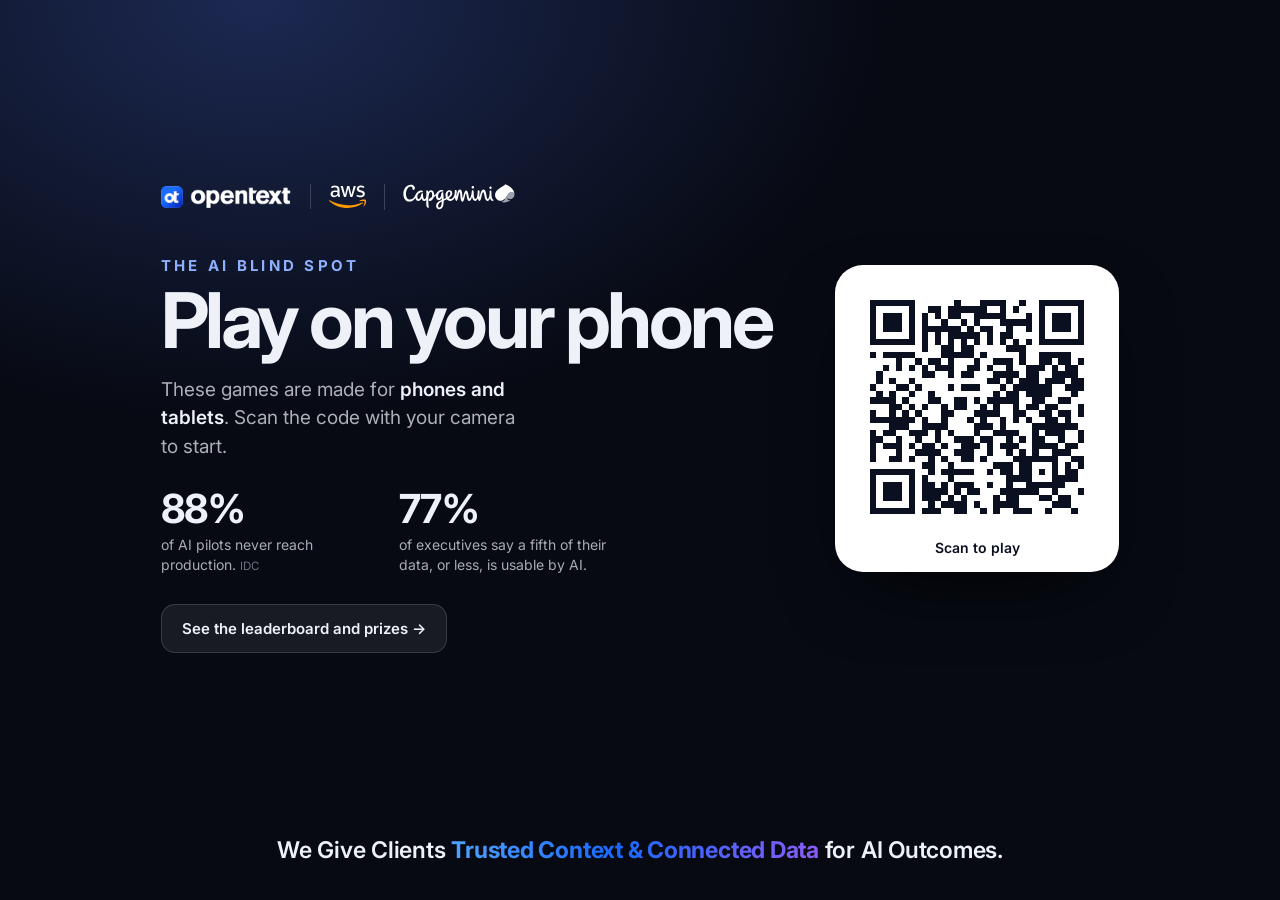
<file: index.html>
<!doctype html>
<html lang="en">
<head>
<meta charset="utf-8">
<meta name="robots" content="noindex, nofollow">
<meta name="viewport" content="width=device-width,initial-scale=1,viewport-fit=cover">
<title>The AI Blind Spot</title>
<meta name="description" content="Models and agents stall without context. Your AI is only as smart as the information it can reach. A few quick games. Beat the room.">
<link rel="icon" href="icons/favicon.ico" sizes="any">
<link rel="icon" type="image/png" sizes="32x32" href="icons/favicon-32.png">
<link rel="icon" type="image/png" sizes="192x192" href="icons/icon-192.png">
<link rel="apple-touch-icon" href="icons/apple-touch-icon.png">
<meta name="theme-color" content="#070a13">
<meta property="og:type" content="website">
<meta property="og:site_name" content="The AI Blind Spot">
<meta property="og:title" content="The AI Blind Spot">
<meta property="og:description" content="Models and agents stall without context. Your AI is only as smart as the information it can reach. A few quick games. Beat the room.">
<meta property="og:url" content="https://mithya-team.github.io/ai-blind-spot/">
<meta property="og:image" content="https://mithya-team.github.io/ai-blind-spot/og/index.png">
<meta property="og:image:width" content="1200">
<meta property="og:image:height" content="630">
<meta property="og:image:alt" content="The AI Blind Spot, co-branded by OpenText, AWS and Capgemini">
<meta name="twitter:card" content="summary_large_image">
<meta name="twitter:title" content="The AI Blind Spot">
<meta name="twitter:description" content="Models and agents stall without context. Your AI is only as smart as the information it can reach. A few quick games. Beat the room.">
<meta name="twitter:image" content="https://mithya-team.github.io/ai-blind-spot/og/index.png">
<link rel="preconnect" href="https://fonts.googleapis.com">
<link rel="preconnect" href="https://fonts.gstatic.com" crossorigin>
<link href="https://fonts.googleapis.com/css2?family=Inter:wght@400;500;600;700&display=swap" rel="stylesheet">
<style>
  /* First page: what this is, who is hosting, and who you are. Nothing else.
     A night sky with an eclipse: the "o" in Spot is the blind spot. */
  :root {
    --ink: #070a13; --fg: #eef1f8; --dim: rgba(238,241,248,.64); --faint: rgba(238,241,248,.42);
    --line: rgba(255,255,255,.11); --glass: rgba(255,255,255,.06); --halo: #8fb0ff;
    --font-ui: Inter, -apple-system, BlinkMacSystemFont, "Segoe UI", sans-serif;
    --font-head: Inter, -apple-system, sans-serif;
    color-scheme: dark;
  }
  * { box-sizing: border-box; }
  [hidden] { display: none !important; }
  html { background: var(--ink); }
  body { margin: 0; min-height: 100vh; color: var(--fg); font-family: var(--font-ui); background: var(--ink); -webkit-font-smoothing: antialiased; -webkit-tap-highlight-color: transparent; overflow-x: hidden; }
  /* Sky: points of light (information) drift across; the eclipse hides whatever passes behind it. */
  .sky { position: fixed; inset: 0; overflow: hidden; pointer-events: none; background: radial-gradient(900px 620px at 12% -8%, rgba(54,78,160,.46), transparent 70%); }
  #stars { position: absolute; inset: 0; width: 100%; height: 100%; }
  .eclipse { --d: clamp(250px, 46vw, 420px); position: absolute; width: var(--d); height: var(--d); right: calc(var(--d) * -.44); top: calc(var(--d) * -.5); }
  .eclipse i { position: absolute; border-radius: 50%; }
  .eclipse .rays { inset: -46%; animation: spin 120s linear infinite;
    background: conic-gradient(from 0deg, transparent 0deg, rgba(143,176,255,.2) 10deg, transparent 26deg, transparent 62deg, rgba(143,176,255,.14) 74deg, transparent 96deg, transparent 138deg, rgba(160,190,255,.22) 150deg, transparent 170deg, transparent 214deg, rgba(143,176,255,.12) 228deg, transparent 250deg, transparent 292deg, rgba(143,176,255,.2) 306deg, transparent 326deg);
    -webkit-mask-image: radial-gradient(closest-side, transparent 50%, #000 53%, rgba(0,0,0,.35) 70%, transparent 100%); mask-image: radial-gradient(closest-side, transparent 50%, #000 53%, rgba(0,0,0,.35) 70%, transparent 100%); }
  .eclipse .glow { inset: -34%; background: radial-gradient(closest-side, transparent 71%, rgba(132,166,255,.6) 75%, rgba(96,134,255,.2) 85%, transparent 100%); animation: breathe 7s ease-in-out infinite alternate; }
  .eclipse .ring { inset: -1.2%; background: radial-gradient(closest-side, transparent 96.4%, rgba(226,236,255,.95) 98.2%, rgba(160,190,255,.5) 99.2%, transparent 100%); }
  .eclipse .disc { inset: 0; background: radial-gradient(circle at 40% 38%, #0c1224, #04060c 72%); }
  .eclipse .bead { inset: -1.2%; animation: spin 46s linear infinite reverse; }
  .eclipse .bead::after { content: ""; position: absolute; left: 50%; top: 0; width: 13%; height: 13%; transform: translate(-50%, -50%); border-radius: 50%;
    background: radial-gradient(closest-side, #fff 7%, rgba(214,226,255,.85) 16%, rgba(132,166,255,.32) 42%, transparent 100%); animation: flare 5.5s ease-in-out infinite alternate; }
  @keyframes spin { to { transform: rotate(360deg); } }
  @keyframes breathe { from { opacity: .72; transform: scale(.985); } to { opacity: 1; transform: scale(1.025); } }
  @keyframes flare { from { opacity: .55; transform: translate(-50%, -50%) scale(.8); } to { opacity: 1; transform: translate(-50%, -50%) scale(1.15); } }

  .wrap { position: relative; max-width: 520px; margin: 0 auto; padding: max(24px, env(safe-area-inset-top)) max(clamp(16px, 5vw, 56px), env(safe-area-inset-right)) 40px max(clamp(16px, 5vw, 56px), env(safe-area-inset-left)); }
  /* Full co-brand logos */
  .bs-full { display: inline-flex; align-items: center; gap: 15px; --lh: 19px; }
  .bs-full > * { box-sizing: content-box; height: var(--lh); flex: none; }
  .bs-full > * + * { padding-left: 15px; border-left: 1px solid rgba(255,255,255,.18); }
  .lf.ot { display: inline-flex; align-items: center; gap: calc(var(--lh) * .34); }
  .lf.ot img { display: block; height: 100%; width: auto; }
  .lf.ot img:first-child { clip-path: inset(3% round 22%); transform: scale(1.06); }
  .lf.aws { height: calc(var(--lh) * 1.12); }
  .lf.cap { height: calc(var(--lh) * 1.16); }

  h1 { position: relative; z-index: 0; font-family: var(--font-head); font-weight: 700; font-size: clamp(50px, 15.4vw, 66px); line-height: .94; letter-spacing: -.045em; margin: 44px 0 16px; }
  h1 > span { white-space: nowrap; }
  h1 small { display: block; font-size: .36em; font-weight: 700; letter-spacing: .22em; text-transform: uppercase; color: var(--halo); margin: 0 0 12px 2px; }
  .spot { position: relative; display: inline-block; width: .56em; height: .56em; margin: 0 .035em 0 .03em; border-radius: 50%; vertical-align: -.01em;
    background: radial-gradient(circle at 38% 36%, #131a30, #03050a 70%);
    box-shadow: 0 0 0 .035em rgba(214,226,255,.95), 0 0 .14em .04em rgba(143,176,255,.9), inset -.05em -.04em .09em rgba(143,176,255,.35); }
  .spot::before { content: ""; position: absolute; inset: -.62em; border-radius: 50%; z-index: -1;
    background: radial-gradient(closest-side, rgba(120,156,255,.75) 30%, rgba(96,134,255,.32) 50%, rgba(96,134,255,.1) 72%, transparent 100%);
    animation: halo 4.5s ease-in-out infinite alternate; }
  @keyframes halo { from { opacity: .7; transform: scale(.94); } to { opacity: 1; transform: scale(1.06); } }
  .spot::after { content: ""; position: absolute; inset: -.045em; border-radius: 50%; animation: spin 9s linear infinite;
    background: conic-gradient(from 0deg, transparent 0deg, rgba(255,255,255,.95) 18deg, transparent 60deg, transparent 360deg);
    -webkit-mask-image: radial-gradient(closest-side, transparent 84%, #000 88%, #000 96%, transparent 100%); mask-image: radial-gradient(closest-side, transparent 84%, #000 88%, #000 96%, transparent 100%); }
  .lede { color: var(--dim); font-size: 17px; line-height: 1.5; margin: 0 0 28px; max-width: 34ch; text-wrap: pretty; }
  .lede b { display: block; color: var(--fg); font-weight: 600; margin-top: 4px; }
  /* What you're playing for: the prize photos from shared/config.js, linking to the leaderboard.
     (OpenText's own line is not on this page: it comes after a player's last attempt and on the leaderboard.) */
  .prz { display: flex; align-items: center; gap: 12px; width: fit-content; max-width: 100%; margin: -12px 0 26px; padding: 9px 14px 9px 10px; border-radius: 16px; text-decoration: none; color: var(--fg);
    background: rgba(255,255,255,.055); border: 1px solid var(--line); transition: background .15s, border-color .15s; }
  .prz:hover, .prz:focus-visible { background: rgba(143,176,255,.14); border-color: var(--halo); outline: none; }
  .prz .pics { display: flex; flex: none; }
  .prz .pics img { display: block; width: 38px; height: 38px; padding: 4px; object-fit: contain; border-radius: 11px; background: linear-gradient(160deg, #fff, #dde4f3); box-shadow: 0 0 0 2px #10152a, 0 6px 10px -6px #000; }
  .prz .pics img + img { margin-left: -9px; }
  .prz b { display: block; font-size: 13.5px; font-weight: 600; line-height: 1.3; }
  .prz i { display: block; margin-top: 1px; font-style: normal; font-size: 12px; line-height: 1.35; color: var(--dim); }

  .join { padding: 22px 18px 16px; border-radius: 26px; background: linear-gradient(180deg, rgba(255,255,255,.1), rgba(255,255,255,.045)); border: 1px solid var(--line); box-shadow: 0 30px 60px -40px #000, inset 0 1px 0 rgba(255,255,255,.14); backdrop-filter: blur(10px); -webkit-backdrop-filter: blur(10px); }
  .join h2 { margin: 0 0 14px; font-family: var(--font-head); font-size: 23px; letter-spacing: -.02em; }
  .kl { margin: -6px 0 10px; font-size: 13.5px; color: var(--dim); }
  .klist { display: grid; gap: 6px; }
  .kp { display: grid; grid-template-columns: 1fr auto; align-items: center; gap: 10px; width: 100%; text-align: left; font: inherit; color: var(--fg); padding: 11px 12px 11px 14px; border-radius: 14px; border: 1px solid rgba(255,255,255,.14); background: rgba(255,255,255,.06); cursor: pointer; transition: background .15s, border-color .15s; }
  .kp:hover, .kp:focus-visible { background: rgba(143,176,255,.16); border-color: var(--halo); outline: none; }
  .kp b { display: block; font-size: 15.5px; font-weight: 600; }
  .kp span { display: block; font-size: 12.5px; color: var(--dim); margin-top: 1px; }
  .kp svg { width: 16px; height: 16px; color: var(--halo); }
  .or { display: flex; align-items: center; gap: 12px; margin: 16px 0 12px; font-size: 12px; letter-spacing: .08em; text-transform: uppercase; color: var(--faint); }
  .or::before, .or::after { content: ""; flex: 1; height: 1px; background: var(--line); }
  .join input { font: inherit; font-size: 16px; width: 100%; padding: 14px; margin-bottom: 8px; border-radius: 14px; border: 1px solid rgba(255,255,255,.14); background: rgba(3,5,12,.5); color: var(--fg); outline: none; transition: border-color .15s, box-shadow .15s; }
  .join input::placeholder { color: var(--faint); }
  .join input:focus { border-color: var(--halo); box-shadow: 0 0 0 3px rgba(143,176,255,.22); }
  .join input.err { border-color: #ff6b6b; box-shadow: 0 0 0 3px rgba(255,107,107,.18); }
  .join > button { display: flex; align-items: center; justify-content: center; gap: 8px; font: inherit; font-weight: 700; font-size: 16.5px; width: 100%; padding: 15px; margin-top: 4px; border: 0; border-radius: 14px; background: linear-gradient(180deg, #fff, #dfe6fb); color: #0a1024; cursor: pointer; box-shadow: 0 14px 26px -16px rgba(143,176,255,.9), inset 0 -2px 0 rgba(10,16,36,.12); transition: transform .12s; }
  .join > button:active { transform: scale(.98); }
  .join > button svg { width: 17px; height: 17px; }
  .join small { display: block; margin-top: 11px; font-size: 11.5px; color: var(--faint); text-align: center; }

  @keyframes rise { from { opacity: 0; transform: translateY(14px); } }
  .top, .intro, .join { animation: rise .7s cubic-bezier(.2,.8,.2,1) backwards; }
  .intro { animation-delay: .08s; } .join { animation-delay: .18s; }

  /* Wide screens: the eclipse fills the top right; title sits low on the left, sign-in low on the right. */
  @media (min-width: 980px) {
    .wrap { max-width: 1520px; min-height: 100vh; display: flex; flex-direction: column; padding: 44px clamp(56px, 7.5vw, 140px) 0; }
    .bs-full { --lh: 25px; gap: 24px; }
    .bs-full > * + * { padding-left: 24px; }
    .hero { flex: 1; display: grid; grid-template-columns: minmax(0, 1fr) minmax(380px, 430px); gap: clamp(48px, 6vw, 110px); align-items: end; padding: 40px 0 clamp(56px, 11vh, 130px); }
    .eclipse { --d: min(86vh, 58vw); right: calc(var(--d) * -.2); top: calc(var(--d) * -.24); }
    h1 { font-size: clamp(64px, 7.6vw, 136px); margin: 0 0 28px; }
    .lede { font-size: clamp(19px, 1.5vw, 23px); max-width: 30ch; margin: 0; }
    .prz { margin: 28px 0 0; padding: 12px 18px 12px 12px; gap: 14px; }
    .prz .pics img { width: 50px; height: 50px; padding: 5px; border-radius: 14px; }
    .prz b { font-size: 15.5px; } .prz i { font-size: 13.5px; }
    .join { padding: 28px 26px 20px; }
    .join h2 { font-size: 26px; margin-bottom: 18px; }
  }
  @media (prefers-reduced-motion: reduce) { *, *::before, *::after { animation: none !important; } }
</style>
</head>
<body>
<div class="sky" aria-hidden="true"><canvas id="stars"></canvas><div class="eclipse"><i class="rays"></i><i class="glow"></i><i class="ring"></i><i class="disc"></i><i class="bead"></i></div></div>
<div class="wrap">
  <header class="top"><span id="logos"></span></header>
  <main class="hero">
    <div class="intro">
      <h1 aria-label="The AI Blind Spot"><small aria-hidden="true">The AI</small><span aria-hidden="true">Blind Sp<i class="spot"></i>t</span></h1>
      <p class="lede">Your AI is only as smart as the information it can reach. <b>Quick games, about 90 seconds each. Beat the room.</b></p>
      <a class="prz" id="prz" href="leaderboard.html" hidden><span class="pics" id="przpics"></span><span><b id="przt"></b><i id="przall"></i></span></a>
    </div>
    <form class="join" id="join" autocomplete="on">
      <h2>Who's playing?</h2>
      <div id="known" hidden>
        <p class="kl">Played before? Pick your name.</p>
        <div class="klist" id="klist"></div>
        <p class="or">or enter as someone new</p>
      </div>
      <input id="nm" autocomplete="given-name" placeholder="First name" maxlength="24" aria-label="First name">
      <input id="co" autocomplete="organization" placeholder="Company" maxlength="32" aria-label="Company">
      <button type="submit">Enter<svg viewBox="0 0 24 24" fill="none" stroke="currentColor" stroke-width="2.4" stroke-linecap="round" stroke-linejoin="round" aria-hidden="true"><path d="M5 12h14M13 6l6 6-6 6"/></svg></button>
      <small>Your name and company appear on the event leaderboard.</small>
    </form>
  </main>
</div>
<script src="shared/config.js?v=23"></script>
<script src="shared/common.js?v=23"></script>
<script>
  const next = BS.params.get('next'), dest = next && /^[a-z0-9-]+\.html$/.test(next) ? next : 'games.html';
  if (BS.hasPlayer() && !BS.gated) location.replace(dest); // already signed in on this device: go straight to the games (computers stay on the intro)
  document.getElementById('logos').innerHTML = BS.LOGOS_FULL;
  (() => { // prize teaser, from shared/config.js
    const pz = BS.CFG.prizes || [], top = pz.filter(p => p.place > 0), all = pz.find(p => !p.place);
    if (!top.length) return;
    const pics = top.flatMap(p => [].concat(p.img || [])).filter(Boolean);
    document.getElementById('przpics').innerHTML = pics.map(src => `<img src="${BS.esc(src)}" alt="">`).join('');
    document.getElementById('przt').textContent = top.length === 3 ? 'Prizes for the top three overall' : 'Prizes for the top players overall';
    document.getElementById('przall').textContent = all ? `${all.title} for everyone who plays` : 'See what you could win';
    document.getElementById('prz').hidden = false;
  })();
  const join = document.getElementById('join'), nm = document.getElementById('nm'), co = document.getElementById('co');
  const known = document.getElementById('known'), klist = document.getElementById('klist');
  const ARROW = '<svg viewBox="0 0 24 24" fill="none" stroke="currentColor" stroke-width="2.4" stroke-linecap="round" stroke-linejoin="round" aria-hidden="true"><path d="M5 12h14M13 6l6 6-6 6"/></svg>';
  let shown = [];
  function drawKnown() { // returning players: pick yourself instead of typing again
    const q = nm.value.trim().toLowerCase();
    shown = BS.players().filter(p => p.name && p.company && (!q || p.name.toLowerCase().startsWith(q))).slice(0, 4);
    known.hidden = !shown.length;
    klist.innerHTML = shown.map((p, i) => `<button type="button" class="kp" data-i="${i}"><span><b>${BS.esc(p.name)}</b><span>${BS.esc(p.company)}</span></span>${ARROW}</button>`).join('');
  }
  const enter = (name, company) => { BS.setPlayer(name, company); if (document.activeElement) document.activeElement.blur(); location.href = dest; };
  klist.addEventListener('click', e => { const b = e.target.closest('.kp'); if (b) { const p = shown[+b.dataset.i]; enter(p.name, p.company); } });
  nm.addEventListener('input', drawKnown);
  join.addEventListener('submit', e => {
    e.preventDefault();
    let ok = true;
    [nm, co].forEach(i => { const bad = !i.value.trim(); i.classList.toggle('err', bad); if (bad && ok) { i.focus(); ok = false; } });
    if (ok) enter(nm.value, co.value);
  });
  drawKnown();

  // Sky: still stars that twinkle, and slow points of light that drift across and pass behind the eclipse.
  (() => {
    const cv = document.getElementById('stars'), c = cv.getContext('2d');
    const calm = matchMedia('(prefers-reduced-motion: reduce)').matches;
    let W = 0, H = 0, stars = [], motes = [], last = 0;
    const rnd = (a, b) => a + Math.random() * (b - a);
    function size() {
      const d = Math.min(2, devicePixelRatio || 1);
      W = innerWidth; H = innerHeight; cv.width = W * d; cv.height = H * d; c.setTransform(d, 0, 0, d, 0, 0);
      const n = Math.round(Math.min(150, W * H / 9000));
      stars = Array.from({ length: n }, () => ({ x: rnd(0, W), y: rnd(0, H), r: rnd(.4, 1.3), a: rnd(.15, .7), p: rnd(0, 6.28), s: rnd(.4, 1.6) }));
      motes = Array.from({ length: Math.round(n * .45) }, () => ({ x: rnd(0, W), y: rnd(0, H), r: rnd(.9, 2.2), v: rnd(8, 26), w: rnd(0, 6.28), a: rnd(.35, .9) }));
    }
    function frame(t) {
      const dt = Math.min(.05, (t - last) / 1000 || 0); last = t;
      c.clearRect(0, 0, W, H);
      for (const s of stars) { c.globalAlpha = s.a * (.55 + .45 * Math.sin(t / 1000 * s.s + s.p)); c.fillStyle = '#dfe8ff'; c.beginPath(); c.arc(s.x, s.y, s.r, 0, 7); c.fill(); }
      for (const m of motes) {
        m.x += m.v * dt; m.y -= m.v * .28 * dt + Math.sin(t / 1400 + m.w) * .06;
        if (m.x > W + 12) { m.x = -12; m.y = rnd(H * .1, H * 1.15); } if (m.y < -12) { m.y = H + 12; m.x = rnd(-W * .2, W * .8); }
        const g = c.createRadialGradient(m.x, m.y, 0, m.x, m.y, m.r * 5);
        g.addColorStop(0, 'rgba(190,212,255,' + m.a + ')'); g.addColorStop(.25, 'rgba(143,176,255,' + m.a * .45 + ')'); g.addColorStop(1, 'rgba(143,176,255,0)');
        c.globalAlpha = 1; c.fillStyle = g; c.beginPath(); c.arc(m.x, m.y, m.r * 5, 0, 7); c.fill();
      }
      if (!calm) requestAnimationFrame(frame);
    }
    size(); addEventListener('resize', size); requestAnimationFrame(frame);
  })();
</script>
</body>
</html>
</file>
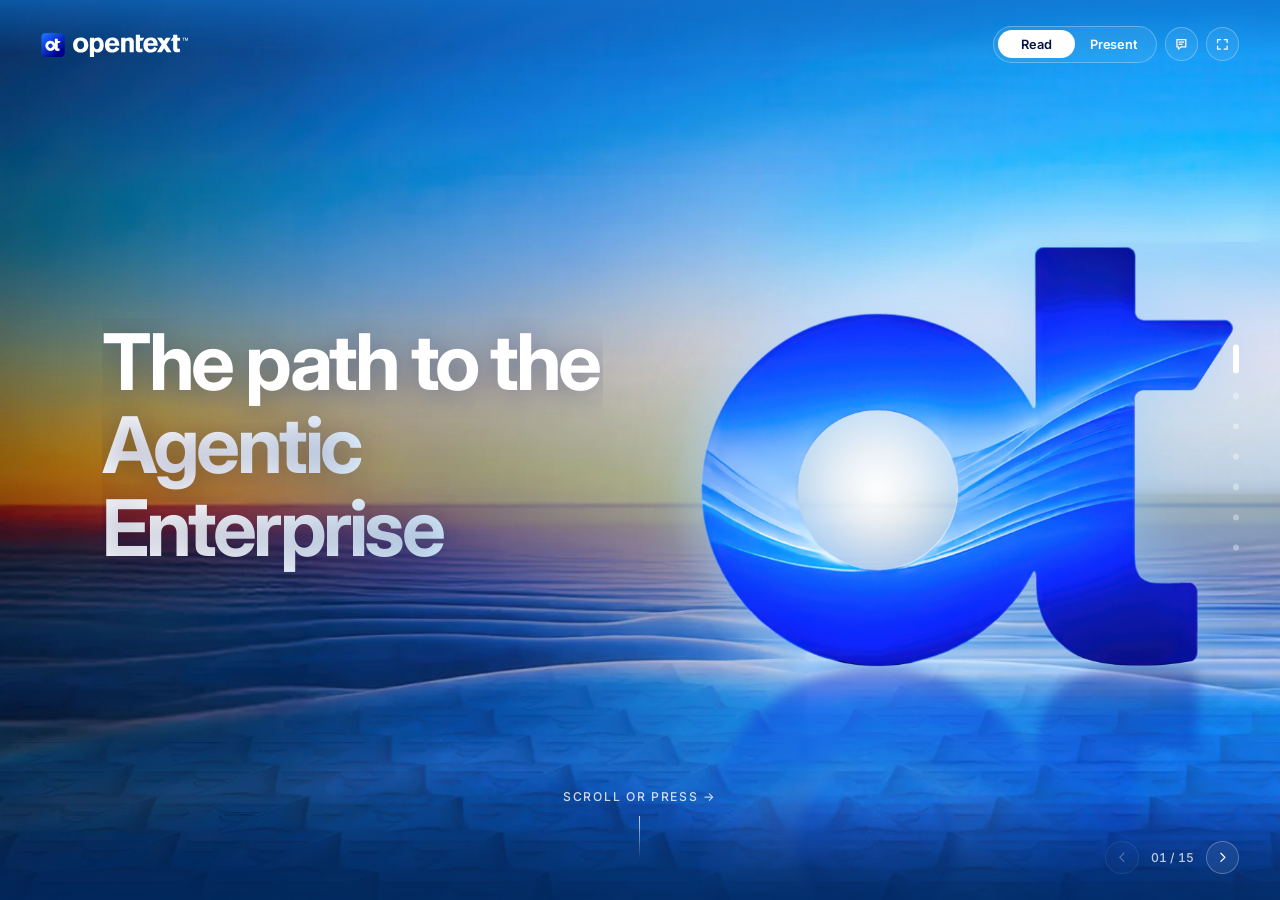
<file: presentation/index.html>
<!doctype html>
<html lang="en">
<head>
<meta charset="utf-8">
<meta name="viewport" content="width=device-width, initial-scale=1, viewport-fit=cover">
<title>OpenText · The path to the Agentic Enterprise</title>
<meta name="description" content="Trusted context and connected data for AI outcomes. An interactive walk through OpenText's path to the agentic enterprise.">
<link rel="icon" href="../icons/favicon.ico" sizes="any">
<link rel="icon" type="image/png" sizes="32x32" href="../icons/favicon-32.png">
<link rel="icon" type="image/png" sizes="192x192" href="../icons/icon-192.png">
<link rel="apple-touch-icon" href="../icons/apple-touch-icon.png">
<meta property="og:type" content="website">
<meta property="og:site_name" content="OpenText">
<meta property="og:title" content="The path to the Agentic Enterprise">
<meta property="og:description" content="Trusted context and connected data for AI outcomes. An interactive walk through OpenText's path to the agentic enterprise.">
<meta property="og:url" content="https://mithya-team.github.io/ai-blind-spot/presentation/">
<meta property="og:image" content="https://mithya-team.github.io/ai-blind-spot/og/presentation.png">
<meta property="og:image:width" content="1200">
<meta property="og:image:height" content="630">
<meta property="og:image:alt" content="The path to the Agentic Enterprise, with OpenText's 3D ot over an ocean at dawn">
<meta name="twitter:card" content="summary_large_image">
<meta name="twitter:title" content="The path to the Agentic Enterprise">
<meta name="twitter:description" content="Trusted context and connected data for AI outcomes. An interactive walk through OpenText's path to the agentic enterprise.">
<meta name="twitter:image" content="https://mithya-team.github.io/ai-blind-spot/og/presentation.png">
<meta name="theme-color" content="#0b2f86">
<meta name="robots" content="noindex, nofollow">
<link rel="preconnect" href="https://fonts.googleapis.com">
<link rel="preconnect" href="https://fonts.gstatic.com" crossorigin>
<link href="https://fonts.googleapis.com/css2?family=Inter:wght@300..800&display=swap" rel="stylesheet">
<link rel="preload" as="image" href="assets/ot-3d.webp">
<link rel="preload" as="image" href="assets/plate-ocean.webp">
<style>
/* =====================================================================
   OpenText story: one paged presentation, with or without the reading text
   1rem = 1% of a 16:9 stage (landscape) or 1/41.67 of a phone's width.
   ===================================================================== */
:root{
  --cobalt:#00008B; --electric:#1A6AFF; --cyan:#00B0F0; --violet:#9A4CFF; --gold:#E1BC36;
  --ink:#0A1245; --mute:#566087; --mist:#EEF3FF; --night:#04104A;
  --ease:cubic-bezier(.2,.75,.15,1); --io:cubic-bezier(.65,0,.35,1); --spring:cubic-bezier(.2,1.25,.35,1);
  --fg:#fff;
}
*{box-sizing:border-box;margin:0;padding:0}
html{font-size:min(1vw,1.7778vh);-webkit-text-size-adjust:100%}
body{font-family:Inter,system-ui,-apple-system,"Segoe UI",Roboto,Arial,sans-serif;color:var(--ink);background:#fff;
  -webkit-font-smoothing:antialiased;text-rendering:optimizeLegibility}
button{font:inherit;color:inherit;background:none;border:0;cursor:pointer}
img{display:block}
b,strong{font-weight:700}

/* ---------- scenes: one paged presentation ----------
   Every scene fills the screen and plays in steps. The Read / Present switch only adds or removes the extra text. */
html,body{height:100%;overflow:hidden;overscroll-behavior:none}
.scene{position:fixed;inset:0;--z:0;--zz:0;visibility:hidden;transition:visibility 0s .8s}
.scene.live{visibility:visible;z-index:2;transition:none;animation:arrive .8s var(--io) both}
@keyframes arrive{from{opacity:0}to{opacity:1}}
.pin{position:absolute;inset:0;overflow:hidden}
body[data-text=off] .say,body[data-text=off] .ro,body[data-text=off] .cue{display:none}
body.idle[data-text=off]{cursor:none}
.dark{color:#fff}
.safe{position:absolute;left:50%;top:50%;width:100rem;height:56.25rem;translate:-50% -50%}

/* things that arrive with a step */
[data-at],[data-only]{opacity:0;transform:translateY(1.4rem);pointer-events:none;
  transition:opacity .4s var(--io),transform .5s var(--io)}
[data-at].on,[data-only].on{opacity:1;transform:none;pointer-events:auto;
  transition:opacity .8s var(--ease) var(--d,.25s),transform 1.1s var(--ease) var(--d,.25s)}
.plain[data-at],.plain[data-only]{transform:none}
.ln{display:block;overflow:hidden;padding:.08em .06em .24em 0;margin:-.08em 0 -.24em}
.ln>i{display:block;font-style:normal;padding-bottom:.22em;margin-bottom:-.22em;transform:translateY(112%);transition:transform .5s var(--io)}
.on .ln>i{transform:none;transition:transform 1.2s var(--ease) calc(var(--d,.25s) + var(--i,0)*.1s)}

/* ---------- type ---------- */
.display{font-weight:700;letter-spacing:-.045em;line-height:.98}
.say{font-size:1.5rem;line-height:1.5;font-weight:400;max-width:34rem;margin-top:1.8rem;opacity:.86;letter-spacing:-.005em}
.dark .say{opacity:.82}

/* ---------- chrome ---------- */
.brand{position:fixed;z-index:50;left:max(3.2rem,env(safe-area-inset-left));top:2.6rem;width:11.5rem;height:1.84rem}
.brand img{position:absolute;inset:0;width:100%;height:100%;transition:opacity .6s}
body[data-theme=dark] .brand .lc,body[data-theme=light] .brand .lw{opacity:0}
body{--bgc:#04104A}
body[data-theme=light]{--fg:var(--ink);--bgc:#fff}
.tools{position:fixed;z-index:50;right:3.2rem;top:2rem;display:flex;align-items:center;gap:.6rem;color:var(--fg);transition:color .6s,opacity .6s}
.sw{position:relative;display:grid;grid-template-columns:1fr 1fr;padding:.28rem;border-radius:9rem;font-size:1rem;font-weight:600;letter-spacing:-.01em;
  border:1px solid color-mix(in srgb,var(--fg) 28%,transparent);background:color-mix(in srgb,var(--fg) 7%,transparent);
  backdrop-filter:blur(10px);-webkit-backdrop-filter:blur(10px);transition:border-color .6s,background .6s}
.sw::before{content:"";position:absolute;left:.28rem;top:.28rem;bottom:.28rem;width:calc(50% - .28rem);border-radius:9rem;background:var(--fg);
  transition:transform .5s var(--ease),background .6s}
body[data-text=off] .sw::before{transform:translateX(100%)}
.sw span{position:relative;padding:.5rem 1.15rem;text-align:center;transition:color .4s}
body[data-text=on] .sw .s-read,body[data-text=off] .sw .s-pres{color:var(--bgc)}
.ib{flex:none;width:2.6rem;height:2.6rem;border-radius:50%;display:grid;place-items:center;border:1px solid color-mix(in srgb,var(--fg) 28%,transparent);
  background:color-mix(in srgb,var(--fg) 7%,transparent);backdrop-filter:blur(10px);-webkit-backdrop-filter:blur(10px);transition:background .3s,border-color .6s,opacity .3s}
.ib:hover{background:color-mix(in srgb,var(--fg) 18%,transparent)}
.ib:disabled{opacity:.3;cursor:default}
.ib svg{width:1.15rem;height:1.15rem;fill:none;stroke:currentColor;stroke-width:1.7;stroke-linecap:round;stroke-linejoin:round}
.rail{position:fixed;z-index:50;right:3.2rem;top:50%;translate:0 -50%;display:flex;flex-direction:column;gap:.5rem;align-items:flex-end;transition:opacity .6s}
.rail button{display:flex;align-items:center;gap:.8rem;padding:.35rem 0;color:var(--fg);font-size:.95rem;font-weight:500;transition:color .6s}
.rail button span{opacity:0;translate:.6rem 0;transition:opacity .3s,translate .3s}
.rail:hover button span{opacity:.75;translate:0 0}
.rail button::after{content:"";width:.5rem;height:.5rem;border-radius:9rem;background:currentColor;opacity:.35;transition:height .5s var(--ease),opacity .4s}
.rail button.cur::after{height:2.2rem;opacity:1}
.bar{position:fixed;z-index:50;left:0;top:0;height:3px;width:100%;transform-origin:0 50%;transform:scaleX(var(--prog,0));transition:transform .6s var(--ease);
  background:linear-gradient(90deg,var(--cyan),var(--electric),var(--violet));display:none}
.navb{position:fixed;z-index:50;right:3.2rem;bottom:2rem;display:flex;align-items:center;gap:.25rem;color:var(--fg);font-size:.95rem;font-weight:500;transition:color .6s,opacity .6s}
.navb .count{padding:.4rem .7rem;font-variant-numeric:tabular-nums;opacity:.75}
.navb .count:hover{opacity:1}
.hint{position:fixed;z-index:50;left:3.2rem;bottom:2.5rem;font-size:.95rem;font-weight:500;color:var(--fg);opacity:0;transition:opacity .6s,color .6s;pointer-events:none}
.hint.show{opacity:.6}
.hint kbd{font:inherit;border:1px solid currentColor;border-radius:.35rem;padding:.08rem .45rem;margin:0 .15rem;opacity:.9}
body.idle[data-text=off] .tools,body.idle[data-text=off] .navb,body.idle[data-text=off] .rail{opacity:0;pointer-events:none}
.notes{position:fixed;z-index:60;right:0;top:0;bottom:0;width:min(34rem,92vw);padding:6rem 2.6rem 3rem;overflow:auto;
  background:rgba(4,12,60,.9);color:#fff;backdrop-filter:blur(24px);-webkit-backdrop-filter:blur(24px);
  transform:translateX(102%);transition:transform .6s var(--ease)}
.notes.open{transform:none}
.notes h3{font-size:.95rem;font-weight:600;letter-spacing:.08em;text-transform:uppercase;opacity:.6;margin-bottom:1.2rem}
.notes p{font-size:1.25rem;line-height:1.55;margin-bottom:1rem;font-weight:400}
.notes p.cur{color:#8fd4ff}
.notes .x{position:absolute;right:2rem;top:2rem;font-size:1.6rem;opacity:.7}

/* =====================================================================
   1 · OPENING — dawn over the ocean, the "ot" whole, then through the "o"
   ===================================================================== */
.open,.open .pin{background:linear-gradient(#1273cf,#0c448f 34%,#062c70 62%,#012a62)}
.open .otbox{--ow:42rem;--oh:calc(var(--ow)*.791);position:absolute;width:var(--ow);height:var(--oh);
  left:calc(50% + 4.5rem);top:calc(56% - var(--oh)*.611);
  transform-origin:33.33% 57.77%;transform:scale(calc(1 + var(--zz)*15));will-change:transform}
.open .plate{--pw:max(calc(var(--ow)*2.6),116vw,190vh);position:absolute;width:var(--pw);height:calc(var(--pw)*.5625);
  left:calc(var(--ow)*.2 - var(--pw)*.552);top:calc(var(--oh)*.611 - var(--pw)*.5625*.558);
  background:url(assets/plate-ocean.webp) center/100% 100% no-repeat;
  -webkit-mask-image:linear-gradient(transparent,#000 9%,#000 88%,transparent);mask-image:linear-gradient(transparent,#000 9%,#000 88%,transparent)}
.open .float{position:absolute;inset:0;translate:calc(var(--mx,0)*-.5rem) calc(var(--my,0)*-.3rem);transition:translate 1.2s var(--ease)}
.open .sun{position:absolute;left:33.33%;top:57.77%;width:150%;aspect-ratio:1;translate:-50% -50%;border-radius:50%;
  background:radial-gradient(closest-side,rgba(255,255,255,.98) 0,rgba(255,255,255,.82) 9%,rgba(190,225,255,.5) 26%,rgba(120,190,255,.16) 52%,rgba(120,190,255,0) 100%);
  mix-blend-mode:screen;scale:.25;opacity:0;transition:scale 3.6s var(--ease) .2s,opacity 2.6s ease .2s}
.open.live .sun{scale:1;opacity:1}
.open .ring{position:absolute;left:33.33%;top:57.77%;width:29.6%;aspect-ratio:1;translate:-50% -50%;border-radius:50%;
  border:1px solid rgba(255,255,255,.9);opacity:0;animation:breath 7s var(--ease) infinite;animation-delay:calc(var(--i)*2.33s + 2.4s)}
@keyframes breath{0%{scale:1;opacity:0}8%{opacity:.75}100%{scale:5.2;opacity:0}}
.open .ot,.open .refl{position:absolute;left:0;width:100%;height:auto}
.open .ot{top:0;filter:drop-shadow(0 0 2.4rem rgba(140,200,255,.55))}
.open .refl{top:98.6%;transform:scaleY(-1);opacity:.42;filter:blur(.45rem) brightness(.75) saturate(1.2);
  -webkit-mask-image:linear-gradient(to top,#000,rgba(0,0,0,.35) 30%,transparent 62%);mask-image:linear-gradient(to top,#000,rgba(0,0,0,.35) 30%,transparent 62%)}
.open .glint{position:absolute;left:4%;right:2%;top:96.5%;height:5%;border-radius:50%;background:radial-gradient(closest-side,rgba(255,255,255,.9),rgba(160,215,255,.5) 40%,transparent);filter:blur(.5rem);mix-blend-mode:screen}
.open .shine{position:absolute;inset:0;-webkit-mask:url(assets/ot-3d.webp) center/100% 100% no-repeat;mask:url(assets/ot-3d.webp) center/100% 100% no-repeat;
  background:linear-gradient(105deg,transparent 42%,rgba(255,255,255,.7) 50%,transparent 58%) no-repeat;background-size:260% 100%;background-position:130% 0;
  mix-blend-mode:soft-light;animation:shine 8s var(--io) infinite 3s}
@keyframes shine{0%{background-position:130% 0}38%,100%{background-position:-60% 0}}
.open .dawn{position:absolute;inset:0;background:radial-gradient(120% 90% at 70% 60%,rgba(2,8,46,.82),#01041f 70%);opacity:1;transition:opacity 3.2s ease .1s;pointer-events:none}
.open.live .dawn{opacity:0}
.open .copy.plain{position:absolute;left:8rem;top:50%;translate:0 -52%;opacity:calc(1 - var(--z)*5);transition:none}
.open h1{font-size:6.1rem;text-shadow:0 .2rem 2.4rem rgba(0,20,90,.35)}
.open h1 .ln:nth-child(n+2) i{background:linear-gradient(90deg,#fff 20%,#bfe6ff);-webkit-background-clip:text;background-clip:text;-webkit-text-fill-color:transparent}
.open .flash{position:absolute;inset:0;background:#fff;opacity:calc((var(--z) - .46)*2.6);pointer-events:none}
.cue{position:absolute;left:50%;bottom:3.2rem;translate:-50% 0;font-size:.95rem;font-weight:500;letter-spacing:.14em;text-transform:uppercase;
  display:flex;flex-direction:column;align-items:center;gap:.9rem;opacity:calc(.8 - var(--z)*8)}
.cue::after{content:"";width:1px;height:3.4rem;background:linear-gradient(#fff,transparent);animation:cue 2.2s var(--io) infinite;transform-origin:50% 0}
@keyframes cue{0%{transform:scaleY(0)}55%{transform:scaleY(1);opacity:1}100%{transform:scaleY(1);opacity:0}}

/* =====================================================================
   2 · THE GAP — one number per screen, a hundred pilots as glass beads
   ===================================================================== */
.gap,.gap .pin{background:#fff}
.wash{position:absolute;inset:-4%;background:url(assets/bg-light.webp) center bottom/cover no-repeat;animation:drift 26s ease-in-out infinite alternate}
@keyframes drift{from{transform:translate3d(-1.2%,0,0) scale(1.02)}to{transform:translate3d(1.4%,-1%,0) scale(1.07)}}
.gap .halo{position:absolute;left:calc(50% + 23rem);top:50%;width:62rem;aspect-ratio:1;translate:-50% -50%;border-radius:50%;
  background:radial-gradient(closest-side,rgba(26,106,255,.13),rgba(0,176,240,.06) 55%,transparent)}
.gap .orbit{position:absolute;left:calc(50% + 23rem);top:50%;width:47rem;aspect-ratio:1;translate:-50% -50%;border-radius:50%;
  border:1px solid rgba(26,106,255,.18);animation:spin 60s linear infinite}
.gap .orbit::before{content:"";position:absolute;left:50%;top:-.35rem;width:.7rem;height:.7rem;border-radius:50%;background:var(--electric);box-shadow:0 0 1.2rem var(--electric)}
.gap .orbit.o2{width:58rem;border-color:rgba(26,106,255,.09);animation-duration:95s;animation-direction:reverse}
.gap .orbit.o2::before{background:var(--cyan);box-shadow:0 0 1.2rem var(--cyan);width:.5rem;height:.5rem;top:-.25rem}
@keyframes spin{to{rotate:360deg}}
.stat{position:absolute;left:8rem;top:50%;translate:0 -50%;width:46rem}
.stat .num{font-size:23rem;font-weight:700;letter-spacing:-.07em;line-height:.8;font-variant-numeric:tabular-nums;margin-left:-.06em;
  background:linear-gradient(115deg,var(--cobalt) 8%,var(--electric) 62%,var(--cyan) 105%);-webkit-background-clip:text;background-clip:text;-webkit-text-fill-color:transparent;
  padding:.08em .06em .06em 0;display:inline-block}
.stat .num sup{font-size:.4em;font-weight:600;letter-spacing:-.02em;vertical-align:top;position:relative;top:.22em;margin-left:.05em}
.stat .lead{font-size:3.7rem;line-height:1.08;font-weight:300;letter-spacing:-.035em;margin-top:1.6rem;max-width:40rem}
.stat .lead b{font-weight:700;color:var(--electric)}
.stat .src{font-size:1.05rem;font-weight:500;color:var(--mute);margin-top:1.6rem;letter-spacing:.01em}
.field{position:absolute;left:calc(50% + 23rem);top:50%;width:0;height:0;--pitch:3.05rem;--gapb:1.9rem;--split:0;
  translate:calc(var(--mx,0)*.5rem) calc(var(--my,0)*.4rem);transition:translate 1.2s var(--ease)}
.field[data-s="1"]{--split:1}
.dot{position:absolute;left:0;top:0;width:1.95rem;height:1.95rem;margin:-.975rem;border-radius:50%;
  box-shadow:inset 0 0 0 1.5px rgba(26,106,255,.2);
  transform:translate(calc((var(--c) - 4.5)*var(--pitch)),calc((var(--r) - 4.5)*var(--pitch) + var(--split)*(var(--band) - 2)*var(--gapb)));
  transition:transform 1.3s var(--ease) calc(var(--band)*.05s)}
.dot::before{content:"";position:absolute;inset:0;border-radius:50%;
  background:radial-gradient(circle at 32% 26%,#cfe4ff 0,#5c9bff 22%,#1A6AFF 52%,#0018a8 100%);
  box-shadow:0 .5rem 1.1rem rgba(26,106,255,.38),0 0 0 1px rgba(255,255,255,.5) inset;
  transition:opacity .7s var(--io) var(--dd,0s),transform .9s var(--ease) var(--dd,0s)}
.dot.off::before{opacity:0;transform:scale(.3) translateY(.8rem)}
.field.hold .dot::before{transition:none}
.field .tick{position:absolute;white-space:nowrap;font-size:1.05rem;font-weight:600;color:var(--electric);letter-spacing:-.01em}

/* =====================================================================
   3 · THE AI STACK — a body without oxygen, then the breath
   ===================================================================== */
.stack,.stack .pin{background:#020a3c}
.stack .deep{position:absolute;inset:0;overflow:hidden}
.stack .deep::before{content:"";position:absolute;left:-22%;right:-22%;top:-38%;bottom:0;background:url(assets/bg-waves.webp) center bottom/cover no-repeat}
.stack .deep::after{content:"";position:absolute;inset:0;background:radial-gradient(70% 80% at 68% 55%,rgba(26,106,255,.28),transparent 70%),linear-gradient(rgba(2,10,60,.7),rgba(2,8,48,.95))}
.stack .aura{position:absolute;left:calc(50% + 16rem);top:52%;width:70rem;aspect-ratio:1;translate:-50% -50%;border-radius:50%;
  background:radial-gradient(closest-side,rgba(120,215,255,.55),rgba(26,106,255,.35) 38%,transparent 72%);opacity:.12;scale:.7;
  transition:opacity 1.6s var(--io),scale 2.4s var(--ease)}
.stack[data-step="5"] .aura{opacity:1;scale:1.05;animation:pulse 5.5s var(--io) infinite 1.6s}
@keyframes pulse{50%{scale:1.14;opacity:.82}}
.stack .eyebrow{position:absolute;left:8rem;top:11.5rem;font-size:1.15rem;font-weight:600;letter-spacing:.16em;text-transform:uppercase;color:#8fd4ff}
.word{position:absolute;left:8rem;top:50%;translate:0 -50%;width:42rem}
.word .cap{font-size:1.7rem;font-weight:400;letter-spacing:-.01em;color:rgba(255,255,255,.72);display:flex;align-items:center;gap:1rem;margin-bottom:1.2rem}
.word .cap em{font-style:normal;font-weight:600;font-size:1rem;letter-spacing:.08em;color:#8fd4ff;font-variant-numeric:tabular-nums}
.word h2{font-size:9.6rem;font-weight:700;letter-spacing:-.055em;line-height:.92}
.word.oxy h2 i{background:linear-gradient(100deg,#fff 10%,#9fe2ff 55%,#4aa3ff);-webkit-background-clip:text;background-clip:text;-webkit-text-fill-color:transparent;padding-right:.08em}
.word .with{display:flex;align-items:center;gap:1rem;margin-top:2.2rem;font-size:1.05rem;font-weight:500;color:rgba(255,255,255,.7)}
.word .with img{height:1.7rem;width:auto}
.tower{--pitch:4.55rem;--tw:29rem;position:absolute;left:calc(50% + 1.5rem);top:50%;width:var(--tw);height:calc(var(--tw)*.47 + var(--pitch)*5);
  translate:calc(var(--mx,0)*.6rem) calc(-50% + var(--my,0)*.4rem);transition:translate 1.4s var(--ease)}
.lay{--sw:var(--tw);position:absolute;left:0;width:100%;height:calc(var(--tw)*.47);top:calc((5 - var(--n))*var(--pitch));opacity:0;transform:translateY(-7rem) scale(1.04);
  transition:opacity .4s var(--io),transform .5s var(--io)}
.lay.on{opacity:1;transform:translateY(calc(var(--my,0)*var(--n)*-.12rem + var(--off,0rem)));transition:opacity .7s var(--ease) .1s,transform 1.25s var(--spring) .1s}
/* Glass slab drawn in code: a rounded square laid flat, with thickness, a lit edge and real translucency
   (what is behind it shows through, softly blurred). Colours come from --c1..--c8 (edge, top to bottom),
   --w (white frosted face), --b (blue face), --rim and --gl (glow), set by the state of the layer or rung. */
.lay,.rung{--c1:#aeb8cd;--c2:#9da7be;--c3:#8c96ae;--c4:#7b859e;--c5:#6b758e;--c6:#5c667f;--c7:#4f5971;--c8:#434c63;--rim:rgba(255,255,255,.32);--gl:rgba(70,170,255,0);--w:0;--b:0;--ld:0s}
.slab{position:absolute;left:calc(50% - var(--sw)*.35355);top:calc(var(--sw)*-.1436);width:calc(var(--sw)*.7071);height:calc(var(--sw)*.7071);--d:calc(var(--sw)*.0068);
  border-radius:9%;transform:scaleY(.42) rotate(45deg);
  background:linear-gradient(135deg,rgba(186,198,224,.36),rgba(112,124,158,.3));
  -webkit-backdrop-filter:blur(.55rem) saturate(1.15);backdrop-filter:blur(.55rem) saturate(1.15);
  box-shadow:inset 0 0 0 .13rem var(--rim),inset .5rem .5rem 2.4rem rgba(255,255,255,.16),
    var(--d) var(--d) .05rem var(--c1),calc(var(--d)*2) calc(var(--d)*2) .05rem var(--c2),calc(var(--d)*3) calc(var(--d)*3) .05rem var(--c3),
    calc(var(--d)*4) calc(var(--d)*4) .05rem var(--c4),calc(var(--d)*5) calc(var(--d)*5) .05rem var(--c5),calc(var(--d)*6) calc(var(--d)*6) .05rem var(--c6),
    calc(var(--d)*7) calc(var(--d)*7) .05rem var(--c7),calc(var(--d)*8) calc(var(--d)*8) .08rem var(--c8),
    calc(var(--d)*9) calc(var(--d)*9) 1.8rem var(--gl),0 0 3rem var(--gl);
  transition:box-shadow 1.1s var(--io) var(--ld)}
.slab::before,.slab::after{content:"";position:absolute;inset:0;border-radius:inherit;transition:opacity 1.1s var(--io) var(--ld)}
.slab::before{opacity:var(--w);background:radial-gradient(120% 120% at 18% 18%,rgba(255,255,255,.55),rgba(255,255,255,0) 55%),
  linear-gradient(135deg,rgba(255,255,255,.9),rgba(232,243,255,.7) 50%,rgba(186,218,255,.6))}
.slab::after{opacity:var(--b);background:radial-gradient(120% 120% at 18% 18%,rgba(190,235,255,.6),rgba(190,235,255,0) 52%),
  linear-gradient(135deg,rgba(110,200,255,.94),rgba(26,112,255,.9) 44%,rgba(6,66,240,.88) 74%,rgba(0,176,255,.9))}
/* lit: frosted white with an electric edge */
.lay.cur,.stack.lit .lay,.rung{--c1:#eaf9ff;--c2:#c2ecff;--c3:#92dbff;--c4:#62c6ff;--c5:#3caaff;--c6:#2a8dff;--c7:#1f74f3;--c8:#1a5fde;--rim:rgba(255,255,255,.95);--gl:rgba(70,170,255,.42);--w:1}
.lay.cur{--w:.42;--gl:rgba(70,170,255,.3)}
.stack.lit .lay{--ld:calc(.55s + var(--dist)*.2s)}
/* the OpenText layer, and the active rung: blue */
.stack.lit .lay.ctx,.rung.now{--c1:#e2fbff;--c2:#a6ecff;--c3:#5fd5ff;--c4:#28b8ff;--c5:#1893ff;--c6:#1472f0;--c7:#0f55d9;--c8:#0b3fbb;--rim:rgba(200,244,255,1);--gl:rgba(60,190,255,.95);--w:0;--b:1}
.stack.lit .lay.ctx{--ld:.2s}
/* set back */
.stack.focus .lay:not(.ctx){--c1:#aeb8cd;--c2:#9da7be;--c3:#8c96ae;--c4:#7b859e;--c5:#6b758e;--c6:#5c667f;--c7:#4f5971;--c8:#434c63;--rim:rgba(255,255,255,.3);--gl:rgba(70,170,255,0);--w:.08;--ld:0s}
.rung.later{--c1:#eef4ff;--c2:#e2ecfd;--c3:#d6e3fb;--c4:#c9daf8;--c5:#bdd1f5;--c6:#b1c8f2;--c7:#a6c0ef;--c8:#9bb8ec;--rim:rgba(255,255,255,.9);--gl:rgba(70,170,255,.12);--w:.7}
.light .slab{background:linear-gradient(135deg,rgba(214,228,252,.5),rgba(170,196,240,.4))}
.lay .tag{position:absolute;left:calc(100% + 3.4rem);top:calc(var(--tw)*.205);translate:0 -50%;width:11.4rem;font-size:1.15rem;line-height:1.25;font-weight:500;
  color:rgba(255,255,255,.5);transition:color .6s}
.lay .tag::before{content:"";position:absolute;right:calc(100% + .7rem);top:50%;width:2.2rem;height:1px;background:currentColor;opacity:.6}
.lay.cur .tag,.stack.lit .lay .tag{color:#fff}
.stack.lit .lay.ctx .tag{color:#9fe2ff;font-weight:700}
.tower::before{content:"";position:absolute;left:-12%;right:-12%;bottom:-9%;height:34%;border-radius:50%;background:radial-gradient(closest-side,rgba(70,160,255,.5),rgba(70,160,255,0));opacity:.25;transition:opacity 1.4s}
.stack.lit .tower::before{opacity:1}
.ripple{position:absolute;left:50%;top:calc(3*var(--pitch) + var(--tw)*.205);width:100%;aspect-ratio:2.3;translate:-50% -50%;border-radius:50%;
  border:1.5px solid rgba(140,225,255,.95);opacity:0;pointer-events:none}
.stack[data-step="5"] .ripple{animation:rip 4.2s var(--ease) infinite;animation-delay:calc(var(--i)*1.4s + .3s)}
@keyframes rip{0%{scale:.35;opacity:0}10%{opacity:.75}100%{scale:2.7;opacity:0}}
.bub{position:absolute;left:calc(50% + var(--x));top:calc(3*var(--pitch) + var(--tw)*.2);width:var(--s);height:var(--s);border-radius:50%;
  background:radial-gradient(circle at 35% 30%,#fff,rgba(150,225,255,.8) 40%,rgba(80,170,255,0) 72%);opacity:0;pointer-events:none;mix-blend-mode:screen}
.stack[data-step="5"] .bub{animation:rise var(--t) linear infinite;animation-delay:var(--dl)}
@keyframes rise{0%{transform:translateY(0) scale(.4);opacity:0}12%{opacity:.95}100%{transform:translateY(-26rem) scale(1);opacity:0}}

/* =====================================================================
   4 · CLOSE — the line, word for word, in the sky
   ===================================================================== */
.close,.close .pin{background:#fff}
.close .photo{position:absolute;left:50%;bottom:0;width:max(100vw,158vh);aspect-ratio:1670/1062;translate:calc(-50% + var(--mx,0)*-.5rem) 21%;
  background:url(assets/bg-sky-city.webp) center/cover;transform-origin:56% 60%;transform:scale(1.16);filter:saturate(1.05);
  -webkit-mask-image:linear-gradient(transparent 2%,#000 34%);mask-image:linear-gradient(transparent 2%,#000 34%);
  transition:transform 9s var(--ease),translate 1.4s var(--ease)}
.close.live .photo{transform:scale(1.03)}
.close .bloom{position:absolute;left:56%;top:70%;width:46%;aspect-ratio:1;translate:-50% -50%;border-radius:50%;mix-blend-mode:screen;
  background:radial-gradient(closest-side,rgba(255,255,255,.95),rgba(255,236,200,.5) 30%,transparent 70%);opacity:0;scale:.4;transition:opacity 3s ease .4s,scale 5s var(--ease) .4s}
.close.live .bloom{opacity:.75;scale:1;animation:pulse 7s var(--io) infinite 5s}
.close .veil{position:absolute;inset:0;background:linear-gradient(180deg,#fff 0,rgba(255,255,255,.86) 34%,rgba(255,255,255,.4) 56%,rgba(255,255,255,0) 72%)}
.closing{position:absolute;left:8rem;top:8.6rem;font-weight:300;letter-spacing:-.035em;line-height:1.02;color:var(--ink)}
.closing .sm{font-size:4.1rem}
.closing .big{font-size:8.5rem;font-weight:700;letter-spacing:-.055em;line-height:.98}
.closing .big i{background:linear-gradient(90deg,#00B0F0 0,#1968FF 23%,#00008A 50%,#00008A 68%,#9A4CFF 100%) 0 0/77rem 100% no-repeat;
  -webkit-background-clip:text;background-clip:text;-webkit-text-fill-color:transparent;padding-right:.1em;width:max-content}
.closing .pl{display:none}
.close .say{position:absolute;left:8rem;bottom:5rem;color:var(--ink);max-width:35rem;margin:0;opacity:1;padding:1.7rem 2.1rem;border-radius:1.5rem;
  background:rgba(255,255,255,.7);backdrop-filter:blur(22px) saturate(1.3);-webkit-backdrop-filter:blur(22px) saturate(1.3);box-shadow:0 0 0 1px rgba(255,255,255,.7) inset,0 1.5rem 4rem rgba(0,20,110,.14)}


/* =====================================================================
   Shared pieces for the rest of the story
   ===================================================================== */
.wash.flip{scale:-1 1}
.sea{position:absolute;inset:0;overflow:hidden}
.sea::before{content:"";position:absolute;left:-22%;right:-22%;top:-38%;bottom:0;background:url(assets/bg-waves.webp) center bottom/cover no-repeat}
.sea::after{content:"";position:absolute;inset:0;background:radial-gradient(70% 80% at 68% 55%,rgba(26,106,255,.28),transparent 70%),linear-gradient(rgba(2,10,60,.7),rgba(2,8,48,.95))}
.kicker{font-size:1.15rem;font-weight:600;letter-spacing:.16em;text-transform:uppercase;color:var(--electric)}
.dark .kicker{color:#8fd4ff}
.h1{font-size:4.6rem;font-weight:700;letter-spacing:-.045em;line-height:1.03}
.lead{font-size:2.1rem;line-height:1.25;font-weight:300;letter-spacing:-.025em}
.grad{background:linear-gradient(115deg,var(--cobalt) 8%,var(--electric) 62%,var(--cyan) 105%);-webkit-background-clip:text;background-clip:text;-webkit-text-fill-color:transparent}
.bead{position:absolute;left:0;top:0;--bs:1.95rem;width:var(--bs);height:var(--bs);margin:calc(var(--bs)/-2);border-radius:50%;
  box-shadow:inset 0 0 0 1.5px rgba(26,106,255,.2);transform:translate(var(--x,0rem),var(--y,0rem));transition:transform 1.5s var(--ease) var(--bd,0s),opacity .6s}
.bead::before{content:"";position:absolute;inset:0;border-radius:50%;
  background:radial-gradient(circle at 32% 26%,#cfe4ff 0,#5c9bff 22%,#1A6AFF 52%,#0018a8 100%);
  box-shadow:0 .5rem 1.1rem rgba(26,106,255,.38),0 0 0 1px rgba(255,255,255,.5) inset;opacity:0;transform:scale(.3);
  transition:opacity .7s var(--io) var(--dd,0s),transform .9s var(--ease) var(--dd,0s)}
.bead.lit::before{opacity:1;transform:none}
/* Glass ring: a rounded tube drawn as stacked strokes (see ringArt in the script). Clear frosted glass until it is lit,
   then the colour comes up inside it. Light comes from the top left. */
.rg{position:absolute;left:0;top:0;width:var(--rs);height:var(--rs);margin:calc(var(--rs)/-2)}
.gl{position:absolute;inset:0;width:100%;height:100%;overflow:visible}
.g-col{opacity:0;transition:opacity 1.1s var(--io)}
.g-sh{opacity:.3;transition:opacity 1.1s var(--io)}
.chip{height:2.85rem;min-width:6.5rem;padding:0 .9rem;border-radius:.8rem;background:#fff;display:grid;place-items:center;
  box-shadow:0 .5rem 1.4rem rgba(0,8,50,.4);transition:opacity .4s,box-shadow .4s,transform .4s var(--ease)}
.chip img{width:auto;height:1.4rem;max-width:5.6rem}

/* ---------- three pillars ---------- */
.pillars,.pillars .pin{background:#fff}
.pillars .head{position:absolute;left:8rem;top:7.6rem}
.pillars .head .kicker{margin-bottom:1.3rem}
.cols{position:absolute;left:8rem;right:8rem;bottom:0;height:33rem;display:grid;grid-template-columns:repeat(3,1fr);gap:1.6rem;align-items:end}
.col{position:relative;height:var(--h);text-align:left;padding:2.1rem 2.2rem;border-radius:1.6rem 1.6rem 0 0;display:flex;flex-direction:column;align-items:flex-start;
  background:linear-gradient(180deg,rgba(255,255,255,.94),rgba(255,255,255,.55) 55%,rgba(255,255,255,0));border:1px solid rgba(255,255,255,.95);border-bottom:0;
  box-shadow:0 -1.2rem 3.5rem rgba(26,106,255,.11),inset 0 1px 0 #fff;backdrop-filter:blur(14px);-webkit-backdrop-filter:blur(14px)}
.col[data-at]{transform:translateY(10rem)}
.col[data-at].on{transform:none}
.col[data-at].on:hover{transform:translateY(-.8rem);transition:transform .5s var(--ease)}
.col::before{content:"";position:absolute;left:2.2rem;right:2.2rem;top:-1px;height:3px;border-radius:3px;background:linear-gradient(90deg,var(--cyan),var(--electric),var(--violet))}
.col .no{font-size:5rem;font-weight:300;letter-spacing:-.05em;line-height:1}
.col .t{font-size:2.05rem;font-weight:700;letter-spacing:-.03em;line-height:1.12;margin-top:1.1rem;color:var(--ink)}
.col .s{font-size:1.3rem;color:var(--mute);margin-top:.7rem}
.col .q{font-size:1.12rem;line-height:1.5;color:var(--ink);opacity:.8;margin-top:1.2rem}

/* ---------- chapter openers ---------- */
.chapter,.chapter .pin{background:#020a3c}
.chead{position:absolute;left:8rem;top:50%;translate:0 -50%;width:50rem}
.chead .kicker{margin-bottom:1.6rem}
.h0{font-size:5.6rem;font-weight:700;letter-spacing:-.05em;line-height:1}
.chead .sub{font-size:2.3rem;font-weight:300;color:#9fe2ff;margin-top:1.6rem;letter-spacing:-.02em}
.gaugebox{position:absolute;left:calc(50% + 9rem);top:50%;width:34rem;height:34rem;translate:calc(var(--mx,0)*.6rem) calc(-50% + var(--my,0)*.4rem);transition:translate 1.4s var(--ease)}
.gaugebox::before{content:"";position:absolute;inset:-18%;border-radius:50%;background:radial-gradient(closest-side,rgba(60,150,255,.35),transparent 72%)}
.gaugebox svg{position:absolute;inset:0;width:100%;height:100%;overflow:visible}
.gaugebox circle{fill:none;stroke-linecap:round;transform-origin:100px 100px;transform:rotate(calc(-90deg + var(--j)*120deg + 6deg));
  stroke:rgba(190,225,255,.17);stroke-width:4.2;stroke-dasharray:0 300;transition:stroke-dasharray 1.9s var(--ease) calc(.4s + var(--j)*.22s)}
.chapter.live .gaugebox circle{stroke-dasharray:90 210}
.gaugebox circle.lit{stroke:url(#gArc);filter:drop-shadow(0 0 5px rgba(110,205,255,.85))}
.gaugebox circle.hl{stroke:rgba(255,255,255,.3);stroke-width:.7;filter:none}
.gaugebox circle.hl.lit{stroke:rgba(255,255,255,.95)}
.gaugebox b{position:absolute;inset:0;display:grid;place-items:center;font-size:13rem;font-weight:300;letter-spacing:-.06em;color:#fff;opacity:0;scale:.88;
  transition:opacity 1.2s .5s,scale 1.8s var(--ease) .5s}
.chapter.live .gaugebox b{opacity:1;scale:1}

/* ---------- what AI needs ---------- */
.need,.need .pin{background:#fff}
.rings{--rs:22rem;--o:.5225;--lo:2.7rem;position:absolute;left:calc(50% + 24rem);top:50%;width:0;height:0;
  translate:calc(var(--mx,0)*.5rem) calc(var(--my,0)*.4rem);transition:translate 1.2s var(--ease)}
.need[data-step="1"] .rings{--o:.309}
.rings .rg{transition:transform 1.7s var(--ease)}
.rings .r-a{transform:translateX(calc(var(--rs)*var(--o)*-1))}
.rings .r-b{transform:translateX(calc(var(--rs)*var(--o)))}
.need[data-step="1"] .g-col,.zviz .g-col{opacity:.86}
.need[data-step="1"] .g-sh,.zviz .g-sh{opacity:1}
/* the weave: a second copy of the left ring, shown only over the top crossing, so it passes over there and under at the bottom */
.xtop{position:absolute;left:calc(var(--rs)*-.16);top:calc(var(--rs)*-.62);width:calc(var(--rs)*.32);height:calc(var(--rs)*.62);overflow:hidden;opacity:0;transition:opacity .25s;
  -webkit-mask-image:radial-gradient(circle at 50% 47.3%,#000 calc(var(--rs)*.095),transparent calc(var(--rs)*.158));
  mask-image:radial-gradient(circle at 50% 47.3%,#000 calc(var(--rs)*.095),transparent calc(var(--rs)*.158))}
.xtop .rg{left:calc(var(--rs)*.16);top:calc(var(--rs)*.62)}
.need[data-step="1"] .xtop{opacity:1;transition:opacity .5s .5s}
.rings .lab{position:absolute;left:0;top:0;text-align:center;white-space:nowrap;font-size:1.35rem;font-weight:600;line-height:1.15;color:var(--ink);opacity:0;
  transition:opacity .5s,translate 1.7s var(--ease)}
.rings .l-a{translate:calc(-50% - var(--rs)*var(--o) - var(--lo)) -50%}
.rings .l-b{translate:calc(-50% + var(--rs)*var(--o) + var(--lo)) -50%}
.need[data-step="1"] .lab{opacity:1;transition:opacity .8s .9s,translate 1.7s var(--ease)}
.rings .lens{position:absolute;left:0;top:0;width:calc(var(--rs)*.38);height:calc(var(--rs)*.75);translate:-50% -50%;border-radius:50%;
  background:radial-gradient(closest-side,#fff,rgba(190,225,255,.75) 45%,rgba(190,225,255,0));opacity:0;scale:.4;transition:opacity .5s,scale .6s}
.need[data-step="1"] .lens{opacity:1;scale:1;transition:opacity 1.1s .8s,scale 1.7s var(--ease) .8s;animation:pulse 5s var(--io) infinite 4.6s}
/* once locked, one pulse of light runs a figure of eight: round the left ring, across at the top crossing, round the right ring */
.pulse{position:absolute;left:0;top:0;width:var(--rs);height:var(--rs);margin:calc(var(--rs)/-2);overflow:visible;pointer-events:none}
.pu{fill:none;stroke-linecap:round;opacity:0}
.pa{stroke-dashoffset:0}
.pb{stroke-dashoffset:calc(var(--L)*1px)}
.need[data-step="1"] .pa{animation:runA 1.25s linear 1.55s both}
.need[data-step="1"] .pb{animation:runB 1.25s linear 2.8s both}
@keyframes runA{0%{stroke-dashoffset:0;opacity:0}10%{opacity:1}94%{opacity:1}100%{stroke-dashoffset:100px;opacity:0}}
@keyframes runB{0%{stroke-dashoffset:calc(var(--L)*1px);opacity:0}6%{opacity:1}88%{opacity:1}100%{stroke-dashoffset:calc(var(--L)*1px - 100px);opacity:0}}
.fl{opacity:0;transform-box:fill-box;transform-origin:50% 50%;mix-blend-mode:screen}
.need[data-step="1"] .fl{animation:flash .75s var(--ease) var(--fd) both}
@keyframes flash{0%{opacity:0;transform:scale(.3)}22%{opacity:1}100%{opacity:0;transform:scale(1.25)}}
.rings .def{position:absolute;top:calc(var(--rs)*.61);width:15.6rem;font-size:1.05rem;line-height:1.45;color:var(--mute);opacity:0;transition:opacity .4s}
.rings .d-a{right:1.2rem;text-align:right}
.rings .d-b{left:1.2rem}
.need[data-step="1"] .def{opacity:1;transition:opacity .9s 1.3s}
.need .q0,.need .q1{position:absolute;left:8rem;top:50%;translate:0 -50%;width:46rem}
.need .q0 h2{font-size:7rem;font-weight:300;letter-spacing:-.05em;line-height:.98}
.need .q0 h2 b{font-weight:700}
.need .q1 .kicker{margin-bottom:1.6rem;max-width:32rem;line-height:1.5}
.need .ans{font-size:5.1rem;font-weight:700;letter-spacing:-.05em;line-height:1.02}
.need .ans i{background:linear-gradient(90deg,#00B0F0 0,#1968FF 23%,#00008A 50%,#00008A 68%,#9A4CFF 100%) 0 0/44rem 100% no-repeat;
  -webkit-background-clip:text;background-clip:text;-webkit-text-fill-color:transparent;width:max-content;padding-right:.1em}

/* ---------- the stack opens: portfolio, then ecosystem ---------- */
.stack.lit .aura{opacity:.85;scale:1}
.stack.focus .lay:not(.ctx){opacity:.7}
.stack.focus .lay:not(.ctx) .tag{color:rgba(255,255,255,.3)}
.stack.focus .lay.up{--off:-2.4rem}
.stack.focus .lay.dn{--off:2.4rem}
.port{position:absolute;left:8rem;top:50%;translate:0 -50%;width:41rem}
.port h2{font-size:3.1rem;font-weight:700;letter-spacing:-.04em;line-height:1.08;margin:1rem 0 2rem}
.tiles{display:grid;grid-template-columns:1fr 1fr;gap:.9rem}
.tile{text-align:left;border-radius:1.2rem;padding:1.25rem 1.5rem;background:linear-gradient(135deg,rgba(255,255,255,.14),rgba(255,255,255,.04));
  border:1px solid rgba(160,215,255,.3);color:#fff;opacity:0;transform:translateY(1.2rem);transition:opacity .3s,transform .3s}
.tile b{display:block;font-size:1.5rem;font-weight:600;letter-spacing:-.02em;line-height:1.2}
.tile small{font-weight:400;opacity:.6;font-size:.78em;margin-left:.3em}
.tile .ro{display:block;margin-top:.5rem;font-size:1.05rem;line-height:1.42;color:rgba(255,255,255,.78)}
.port.on .tile{opacity:1;transform:none;transition:opacity .8s var(--ease) calc(.55s + var(--i)*.08s),transform 1s var(--ease) calc(.55s + var(--i)*.08s)}
body[data-text=on] .port{width:43rem}
body[data-text=on] .port h2{font-size:2.8rem;margin:.8rem 0 1.4rem}
body[data-text=on] .tile{padding:1.05rem 1.4rem 1.15rem}
.port .say{font-size:1.25rem;margin-top:1.3rem;max-width:none}
.eco{position:absolute;left:8rem;top:0;width:41.5rem;height:100%}
.eco h2{position:absolute;left:0;top:6.4rem;font-size:2.6rem;font-weight:700;letter-spacing:-.04em;line-height:1.1;max-width:40rem}
.erow{position:absolute;right:0;top:calc(50% - 18.19rem + (5 - var(--n))*4.55rem + 5.95rem);translate:0 -50%;display:flex;gap:.55rem;align-items:center;
  opacity:0;transform:translateX(-1.5rem);transition:opacity .3s,transform .3s}
.eco.on .erow{opacity:1;transform:none;transition:opacity .8s var(--ease) calc(.5s + (5 - var(--n))*.09s),transform 1s var(--ease) calc(.5s + (5 - var(--n))*.09s)}
.erow::after{content:"";width:1.3rem;height:1px;background:rgba(255,255,255,.45);margin-left:.2rem}
.erow em{display:none}
button.chip:hover{transform:translateY(-.2rem)}
.erow.chosen .chip:not(.pick){opacity:.38}
.chip.pick{box-shadow:0 0 0 .22rem #6fd3ff,0 .6rem 1.8rem rgba(60,180,255,.6)}
.chip.ours{min-width:12rem;background:linear-gradient(120deg,#fff,#e4efff);box-shadow:0 0 0 .22rem #6fd3ff,0 0 2.2rem rgba(80,190,255,.75)}
.chip.ours img{height:1.45rem;max-width:10rem}
.eco .say{position:absolute;left:0;top:43.6rem;font-size:1.25rem;max-width:40rem;margin:0}

/* ---------- who we are ---------- */
.who,.who .pin{background:#fff}
.who .wk{position:absolute;left:8rem;top:9.4rem}
.who .st{position:absolute;left:8rem;top:52%;translate:0 -50%}
.who .st h2{font-size:6rem;font-weight:300;letter-spacing:-.05em;line-height:1.02}
.who .st h2 em{font-style:normal;font-weight:700;color:var(--electric)}
.nums{position:absolute;left:8rem;right:8rem;top:52%;translate:0 -50%;display:flex;justify-content:space-between;align-items:flex-start;gap:3rem}
.nums .num{font-size:8.6rem;font-weight:700;letter-spacing:-.06em;line-height:.9;display:inline-block;padding:.06em .06em .12em 0;font-variant-numeric:tabular-nums}
.nums p{font-size:1.75rem;font-weight:300;letter-spacing:-.02em;margin-top:.6rem;max-width:17rem;line-height:1.2}
.nums>div{opacity:0;transform:translateY(1.6rem);transition:opacity .3s,transform .3s}
.nums.on>div{opacity:1;transform:none;transition:opacity .9s var(--ease) calc(.3s + var(--i)*.22s),transform 1.1s var(--ease) calc(.3s + var(--i)*.22s)}
.who .ctl{position:absolute;left:8rem;top:45%;translate:0 -50%;width:62rem}
.who .ctl h2{font-size:5.4rem;font-weight:700;letter-spacing:-.05em;line-height:1}
.who .ctl p{font-size:1.9rem;font-weight:300;line-height:1.38;margin-top:1.6rem;letter-spacing:-.02em}
.inds{position:absolute;left:0;right:0;bottom:6rem;overflow:hidden;-webkit-mask-image:linear-gradient(90deg,transparent,#000 12%,#000 88%,transparent);mask-image:linear-gradient(90deg,transparent,#000 12%,#000 88%,transparent)}
.inds div{display:flex;gap:1rem;width:max-content;animation:marq 46s linear infinite}
.inds span{padding:.9rem 1.6rem;border-radius:9rem;font-size:1.35rem;font-weight:500;background:rgba(255,255,255,.8);border:1px solid rgba(26,106,255,.22);white-space:nowrap}
@keyframes marq{to{transform:translateX(-50%)}}

/* ---------- the AI ladder ---------- */
.ladder,.ladder .pin{background:#fff}
.lpane{position:absolute;left:8rem;top:50%;translate:0 -50%;width:43rem}
.lpane .kicker{margin-bottom:1.5rem}
.lpane h2{font-size:4.5rem;font-weight:700;letter-spacing:-.045em;line-height:1;display:flex;align-items:center;gap:1.4rem}
.lpane.l0 h2{display:block;font-size:5.6rem}
.badge{flex:none;width:4.2rem;height:4.2rem;border-radius:50%;background:var(--gold);color:var(--ink);font-size:2.2rem;font-weight:700;letter-spacing:0;display:grid;place-items:center;
  box-shadow:0 .6rem 1.6rem rgba(225,188,54,.5)}
.lpane .lead{margin-top:1.4rem;max-width:40rem}
.lv{display:grid;grid-template-columns:1fr 1fr;gap:2.2rem;margin-top:2.1rem;padding-top:1.7rem;border-top:1px solid rgba(10,18,69,.12)}
.lv h3{font-size:.95rem;font-weight:600;letter-spacing:.14em;text-transform:uppercase;color:var(--electric);margin-bottom:.7rem}
.lv p{font-size:1.2rem;line-height:1.5;opacity:.85}
.lchips{display:flex;flex-wrap:wrap;gap:.5rem;margin-top:1.5rem}
.light .chip{box-shadow:0 .3rem 1rem rgba(0,20,110,.12),0 0 0 1px rgba(10,18,69,.07)}
.lchips .chip{height:2.6rem;min-width:5.4rem;padding:0 .7rem}
.stairs{--dx:8.4rem;--dy:6.2rem;--rw:16rem;--ci:0;position:absolute;left:calc(50% + 5rem);top:50%;width:calc(var(--dx)*3 + var(--rw));height:calc(var(--dy)*3 + var(--rw)*.6);
  translate:calc(var(--mx,0)*.5rem) calc(-46% + var(--my,0)*.4rem);transition:translate 1.3s var(--ease)}
.stairs::before{content:"";position:absolute;left:-6%;right:-6%;bottom:-14%;height:60%;border-radius:50%;background:radial-gradient(closest-side,rgba(26,106,255,.14),transparent)}
.rung{--sw:var(--rw);z-index:calc(10 - var(--i));position:absolute;left:calc(var(--i)*var(--dx));bottom:calc(var(--i)*var(--dy));width:var(--rw);height:calc(var(--rw)*.4425);padding:0;
  opacity:0;transform:translateY(-4rem);translate:0 calc(var(--dip,0)*1rem);transition:opacity .4s,transform .5s}
.ladder.live .rung{opacity:1;transform:none;transition:opacity .8s var(--ease) calc(.3s + var(--i)*.14s),transform 1.2s var(--spring) calc(.3s + var(--i)*.14s)}
.rung span{position:absolute;left:.3rem;bottom:calc(100% - var(--rw)*.015);width:calc(var(--dx) - .4rem);text-align:left;font-size:1.05rem;font-weight:600;line-height:1.2;color:var(--ink);
  letter-spacing:-.01em;display:flex;gap:.5rem;align-items:flex-start;transition:opacity .6s}
.rung span em{font-style:normal;flex:none;width:1.55rem;height:1.55rem;border-radius:50%;background:rgba(26,106,255,.12);color:var(--electric);font-size:.85rem;display:grid;place-items:center;transition:background .5s,color .5s}
.rung.now span em{background:var(--gold);color:var(--ink)}
.rung.later span{opacity:.5}
/* The ball is moved by the script (see hop): --cx / --cy are where it is along the stairs, --ch its height above the rung in rem,
   --sy its squash. The rung it lands on dips (--dip) and a ring of light spreads across the glass. */
.climber{z-index:20;position:absolute;left:calc(var(--cx,0)*var(--dx) + var(--rw)*.5);bottom:calc(var(--cy,0)*var(--dy) + var(--rw)*.215 + var(--ch,0)*1rem);
  width:2.3rem;height:2.3rem;margin-left:-1.15rem;border-radius:50%;transform-origin:50% 100%;transform:scale(calc(1 + (1 - var(--sy,1))*.6),var(--sy,1));
  background:radial-gradient(circle at 32% 26%,#fff 0,#9fd0ff 22%,#1A6AFF 55%,#0018a8 100%);
  box-shadow:0 0 1.4rem rgba(60,150,255,.55),inset -.25rem -.3rem .6rem rgba(0,10,110,.45),inset 0 0 0 1px rgba(255,255,255,.35);opacity:0;transition:opacity .25s}
.climber.in{opacity:1}
.bshadow{z-index:19;position:absolute;left:calc(var(--bx,0)*var(--dx) + var(--rw)*.5);bottom:calc(var(--bx,0)*var(--dy) + var(--rw)*.215 - var(--dip,0)*1rem);
  width:3rem;height:1.1rem;margin:0 0 -.55rem -1.5rem;border-radius:50%;background:radial-gradient(closest-side,rgba(0,16,110,.55),rgba(0,16,110,0));
  opacity:var(--sho,0);scale:var(--shs,1);pointer-events:none}
.rp{position:absolute;left:50%;top:calc(var(--rw)*.21);width:calc(var(--rw)*.66);height:calc(var(--rw)*.66*.42);translate:-50% -50%;border-radius:50%;
  border:.14rem solid rgba(255,255,255,.95);box-shadow:0 0 1.2rem rgba(120,220,255,.9),inset 0 0 1rem rgba(170,235,255,.65);opacity:0;scale:.12;pointer-events:none}
.rung.struck .rp{animation:struck .95s var(--ease)}
@keyframes struck{0%{scale:.12;opacity:0}14%{opacity:.95}100%{scale:1;opacity:0}}

/* ---------- client zero ---------- */
.zero,.zero .pin{background:#fff}
.zero .stat .kicker{margin-bottom:1.5rem}
.zero .stat h2{font-size:5.4rem;font-weight:700;letter-spacing:-.05em;line-height:1}
.zero .stat .body{font-size:1.5rem;line-height:1.5;color:var(--mute);margin-top:1rem;max-width:36rem}
.zero .num.sm{font-size:17rem}
.zviz{position:absolute;left:calc(50% + 23rem);top:50%;width:0;height:0;translate:calc(var(--mx,0)*.5rem) calc(var(--my,0)*.4rem);transition:translate 1.2s var(--ease)}
.zviz .rg{--rs:25rem;transition:scale 1.5s var(--ease),opacity .8s}
.zviz .core{position:absolute;width:5.4rem;height:5.4rem;margin:-2.7rem;border-radius:50%;background:radial-gradient(circle at 32% 26%,#fff,#9fd0ff 22%,#1A6AFF 55%,#0018a8);
  box-shadow:0 0 0 .9rem rgba(26,106,255,.12),0 1rem 2.4rem rgba(26,106,255,.5);transition:scale .9s var(--spring),opacity .6s}
.zviz .cap{position:absolute;left:0;top:0;translate:-50% -50%;text-align:center;font-size:1.25rem;font-weight:600;color:var(--ink);white-space:nowrap;line-height:1.15;opacity:0;transition:opacity .5s}
.zviz .cap b{display:block;font-size:4.4rem;letter-spacing:-.05em;line-height:1}
.zviz .ping{position:absolute;width:10rem;height:10rem;margin:-5rem;border-radius:50%;border:1.5px solid rgba(26,106,255,.6);opacity:0}
.zviz .sat{position:absolute;width:var(--o);height:var(--o);margin:calc(var(--o)/-2);border-radius:50%;border:1px solid rgba(26,106,255,.16);opacity:0;transition:opacity .8s;animation:spin var(--t) linear infinite}
.zviz .sat::before{content:"";position:absolute;left:50%;top:-.7rem;width:1.4rem;height:1.4rem;margin-left:-.7rem;border-radius:50%;
  background:radial-gradient(circle at 32% 26%,#cfe4ff,#5c9bff 30%,#1A6AFF 60%,#0018a8);box-shadow:0 .4rem 1rem rgba(26,106,255,.45)}
.zviz .yr,.zviz .six{opacity:0}
.zviz[data-s="1"] .rg{scale:.66}
.zviz[data-s="1"] .core,.zviz[data-s="3"] .core{scale:0;opacity:0}
.zviz[data-s="1"] .cap{opacity:1;transition:opacity .8s .5s}
.zviz[data-s="1"] .yr{opacity:1}
.zviz[data-s="2"] .rg{scale:.36}
.zviz[data-s="2"] .core{scale:.62}
.zviz[data-s="2"] .ping{animation:rip 3.6s var(--ease) infinite;animation-delay:calc(var(--i)*1.2s)}
.zviz[data-s="2"] .sat{opacity:1}
.zviz[data-s="3"] .rg{scale:1.5;opacity:0}
.zviz[data-s="3"] .six{opacity:1}

/* ---------- AI is a team sport ---------- */
.team,.team .pin{background:#fff}
/* The photo is sized so the band holding all four oar blades (11% to 70% of its width) always fits the screen.
   Where that leaves it shorter than the screen, it fades into white at the top and bottom. */
.team .photo{--pw:min(max(100vw,177.78vh),166vw);--ph:calc(var(--pw)*.5625);position:absolute;width:var(--pw);height:var(--ph);
  left:clamp(calc(100% - var(--pw)),calc(50% - var(--pw)*.405),0px);
  top:clamp(min(0px,calc(100% - var(--ph))),calc(58% - var(--ph)*.52),max(0px,calc(100% - var(--ph))));
  background:url(assets/team-rowing.webp) center/100% 100% no-repeat;
  -webkit-mask-image:linear-gradient(transparent,#000 15%,#000 88%,transparent);mask-image:linear-gradient(transparent,#000 15%,#000 88%,transparent);
  transform-origin:40.5% 52%;transform:scale(1.07);transition:transform 9s var(--ease)}
.team.live .photo{transform:none}
.team .veil{position:absolute;inset:0;pointer-events:none;background:linear-gradient(180deg,#fff 0,rgba(255,255,255,.8) 18%,rgba(255,255,255,0) 42%,rgba(255,255,255,0) 68%,rgba(255,255,255,.9) 100%)}
/* Each label sits on its blade at the blade's own angle, sized from the photo so it stays on the blade at any screen size. */
.oar{position:absolute;left:var(--x);top:var(--y);translate:-50% -50%;rotate:var(--a);font-size:calc(var(--pw)*var(--f));font-weight:700;letter-spacing:.012em;line-height:1.1;
  text-align:center;white-space:nowrap;color:#07188a;mix-blend-mode:multiply}
.oar[data-at]{opacity:0;transform:scale(.94);filter:blur(.35rem);transition:opacity .4s,transform .5s,filter .5s}
.oar[data-at].on{opacity:.88;transform:none;filter:none;transition:opacity 1s var(--ease) var(--d),transform 1.2s var(--ease) var(--d),filter 1s var(--ease) var(--d)}
.team .tt{position:absolute;left:8rem;top:8.4rem}
.team .tt h2{font-size:7.4rem;font-weight:700;letter-spacing:-.055em;line-height:.96}
.team .tt .say{max-width:30rem}
.team .win{position:absolute;left:8rem;bottom:5.2rem;font-size:3.7rem;font-weight:300;letter-spacing:-.035em}

/* ---------- how we partner ---------- */
.partner,.partner .pin{background:#fff}
.partner .pk{position:absolute;left:8rem;top:9.4rem}
.ppane{position:absolute;left:8rem;top:52%;translate:0 -50%;width:44rem}
.ppane h2{font-size:4.5rem;font-weight:700;letter-spacing:-.05em;line-height:1}
.ppane .big{font-size:8rem;font-weight:300;line-height:1;letter-spacing:-.05em;margin-bottom:.4rem;display:inline-block;padding-right:.1em}
.ppane .lead{margin-top:1.4rem;max-width:38rem}
.ppane blockquote{margin-top:2rem;padding-left:1.6rem;border-left:3px solid var(--electric);font-size:1.3rem;line-height:1.5;opacity:.85;max-width:38rem}
.pviz{position:absolute;left:calc(50% + 23rem);top:50%;width:0;height:0;translate:calc(var(--mx,0)*.5rem) calc(var(--my,0)*.4rem);transition:translate 1.2s var(--ease)}
.pviz .client{position:absolute;width:5rem;height:5rem;margin:-2.5rem;border-radius:50%;background:radial-gradient(circle at 32% 26%,#fff,#9fd0ff 22%,#1A6AFF 55%,#0018a8);
  box-shadow:0 0 0 .9rem rgba(26,106,255,.12),0 1rem 2.4rem rgba(26,106,255,.5)}
.pviz .loop{position:absolute;--d:10rem;width:var(--d);height:var(--d);margin:calc(var(--d)/-2);border-radius:50%;border:1px solid rgba(26,106,255,.22);opacity:0;
  transition:width 1.5s var(--ease),height 1.5s var(--ease),margin 1.5s var(--ease),opacity .8s,border-color .8s,box-shadow .8s}
.pviz[data-s="2"] .loop{--d:25rem;opacity:1}
.pviz[data-s="3"] .loop{--d:14.8rem;opacity:1;border-color:var(--electric);box-shadow:0 0 0 .5rem rgba(26,106,255,.1),0 0 3rem rgba(26,106,255,.4)}
.pviz .ping{position:absolute;width:9rem;height:9rem;margin:-4.5rem;border-radius:50%;border:1.5px solid rgba(26,106,255,.6);opacity:0}
.pviz[data-s="1"] .ping{animation:rip 3.4s var(--ease) infinite;animation-delay:calc(var(--i)*1.1s)}
.pviz .bead{opacity:.75}
.pviz .bead:nth-of-type(4n+1)::before{background:radial-gradient(circle at 32% 26%,#e6fbff,#7fe0ff 25%,#00B0F0 58%,#0074b8)}
.pviz .bead:nth-of-type(4n+2)::before{background:radial-gradient(circle at 32% 26%,#f0e6ff,#c9a6ff 25%,#9A4CFF 58%,#5a1fc0)}
.pviz .bead:nth-of-type(4n+3)::before{background:radial-gradient(circle at 32% 26%,#dfe4ff,#7f8cff 25%,#2a2fd6 58%,#00008B)}

/* ---------- every day ---------- */
.everyday,.everyday .pin{background:#fff}
.ehead{position:absolute;left:8rem;top:7.8rem;width:84rem}
.ehead .kicker{margin-bottom:1.3rem}
.ehead h2{font-size:3.5rem;font-weight:700;letter-spacing:-.045em;line-height:1.06}
.ehead .intro{position:absolute;right:0;top:2.6rem;width:27rem;font-size:1.2rem;margin:0}
.arc{position:absolute;left:8rem;right:8rem;bottom:28rem;height:5rem;border:1px solid rgba(26,106,255,.28);border-bottom:0;border-radius:50%/100% 100% 0 0}
.sunb{position:absolute;left:calc(8rem + (100% - 16rem)*.03);bottom:calc(28rem + 5rem*.3412);width:2.2rem;height:2.2rem;margin:0 0 -1.1rem -1.1rem;border-radius:50%;
  background:radial-gradient(circle at 35% 30%,#fff,#ffe9a6 30%,var(--gold) 72%);box-shadow:0 0 0 .5rem rgba(225,188,54,.2),0 0 2.2rem rgba(225,188,54,.75);opacity:0;transition:opacity .4s}
.everyday.live .sunb{opacity:1;animation:sunrun 3.4s linear .7s both;transition:opacity .8s .5s}
@keyframes sunrun{0%{left:calc(8rem + (100% - 16rem)*0.0300);bottom:calc(28rem + 5rem*0.3412)}8.33%{left:calc(8rem + (100% - 16rem)*0.1004);bottom:calc(28rem + 5rem*0.6011)}16.67%{left:calc(8rem + (100% - 16rem)*0.1708);bottom:calc(28rem + 5rem*0.7527)}25%{left:calc(8rem + (100% - 16rem)*0.2413);bottom:calc(28rem + 5rem*0.8557)}33.33%{left:calc(8rem + (100% - 16rem)*0.3117);bottom:calc(28rem + 5rem*0.9263)}41.67%{left:calc(8rem + (100% - 16rem)*0.3821);bottom:calc(28rem + 5rem*0.9718)}50%{left:calc(8rem + (100% - 16rem)*0.4525);bottom:calc(28rem + 5rem*0.9955)}58.33%{left:calc(8rem + (100% - 16rem)*0.5229);bottom:calc(28rem + 5rem*0.9989)}66.67%{left:calc(8rem + (100% - 16rem)*0.5933);bottom:calc(28rem + 5rem*0.9824)}75%{left:calc(8rem + (100% - 16rem)*0.6637);bottom:calc(28rem + 5rem*0.9449)}83.33%{left:calc(8rem + (100% - 16rem)*0.7342);bottom:calc(28rem + 5rem*0.8836)}91.67%{left:calc(8rem + (100% - 16rem)*0.8046);bottom:calc(28rem + 5rem*0.7930)}100%{left:calc(8rem + (100% - 16rem)*0.8750);bottom:calc(28rem + 5rem*0.6614)}}
.day{position:absolute;left:8rem;right:8rem;bottom:5rem;display:grid;grid-template-columns:repeat(4,1fr);gap:1.5rem}
.mo{position:relative;height:21.6rem;border-radius:1.6rem;padding:1.8rem;text-align:left;display:flex;flex-direction:column;color:var(--ink);
  background:linear-gradient(160deg,rgba(255,255,255,.96),rgba(255,255,255,.62));border:1px solid #fff;box-shadow:0 1.4rem 3.4rem rgba(0,30,130,.11),0 0 0 1px rgba(26,106,255,.07);
  backdrop-filter:blur(12px);-webkit-backdrop-filter:blur(12px);opacity:0;transform:translateY(3rem);transition:opacity .4s,transform .5s,translate .7s var(--ease),box-shadow .6s}
/* the cards arrive together, then each one wakes as the sun passes over it */
.everyday.live .mo{opacity:1;transform:none;animation:wake 1.3s var(--ease) calc(.95s + var(--i)*1s) backwards;
  transition:opacity .8s var(--ease) calc(.3s + var(--i)*.1s),transform 1.1s var(--ease) calc(.3s + var(--i)*.1s),translate .7s var(--ease),box-shadow .6s}
@keyframes wake{0%{translate:0 0}32%{translate:0 -1.3rem;box-shadow:0 2rem 4rem rgba(26,106,255,.24),0 0 0 2px var(--electric)}100%{translate:0 0}}
.mo>*{transition:opacity .5s}
.everyday.live .mo>*{animation:lit 1s var(--ease) calc(.95s + var(--i)*1s) backwards}
@keyframes lit{from{opacity:.32}}
.mo b{font-size:1.75rem;font-weight:700;letter-spacing:-.03em;line-height:1.12}
.mo .lg{flex:1 1 5.4rem;display:grid;place-items:center;min-height:5.4rem;font-size:1rem}
.mo .lg img{width:auto;height:auto;max-width:14em;max-height:4.2em}
.mo .ro{font-size:1.05rem;line-height:1.45;color:var(--mute)}
.mo.sel{translate:0 -1.3rem;box-shadow:0 2rem 4rem rgba(26,106,255,.24),0 0 0 2px var(--electric)}
@media (hover:hover){.mo:hover{translate:0 -1.3rem;box-shadow:0 2rem 4rem rgba(26,106,255,.24),0 0 0 2px var(--electric)}}
.day.pick .mo:not(.sel)>*{opacity:.4}

/* ---------- index of scenes and the separate notes window ---------- */
.index{position:fixed;z-index:70;inset:0;background:rgba(3,10,54,.92);backdrop-filter:blur(26px);-webkit-backdrop-filter:blur(26px);color:#fff;padding:7rem 8rem;overflow:auto;
  opacity:0;visibility:hidden;transition:opacity .4s,visibility 0s .4s}
.index.open{opacity:1;visibility:visible;transition:opacity .4s}
.index h3{font-size:.95rem;font-weight:600;letter-spacing:.14em;text-transform:uppercase;opacity:.6;margin-bottom:2rem}
.index .grid{display:grid;grid-template-columns:repeat(auto-fill,minmax(19rem,1fr));gap:.9rem}
.index .grid button{text-align:left;padding:1.3rem 1.5rem;border-radius:1.1rem;border:1px solid rgba(160,215,255,.25);background:rgba(255,255,255,.05);font-size:1.4rem;font-weight:600;letter-spacing:-.02em;
  display:flex;gap:1rem;align-items:baseline;transition:background .3s,border-color .3s}
.index .grid button:hover,.index .grid button.cur{background:rgba(90,180,255,.28);border-color:#9fe2ff}
.index .grid em{font-style:normal;font-weight:400;font-size:.95rem;opacity:.6;font-variant-numeric:tabular-nums}
.notes .pop{margin-top:1.6rem;font-size:1rem;font-weight:600;padding:.7rem 1.2rem;border-radius:9rem;border:1px solid rgba(255,255,255,.35)}
.npage{display:none}
body[data-mode=notes]{background:#040c3c;color:#fff;overflow:auto}
body[data-mode=notes] main,body[data-mode=notes] .brand,body[data-mode=notes] .rail,body[data-mode=notes] .tools,body[data-mode=notes] .navb,body[data-mode=notes] .hint,body[data-mode=notes] .bar,body[data-mode=notes] .notes{display:none}
body[data-mode=notes] .npage{display:block;padding:28px 34px 60px;font-size:16px;max-width:900px;margin:0 auto}
.npage .top{display:flex;justify-content:space-between;align-items:baseline;font-size:15px;opacity:.75;font-variant-numeric:tabular-nums}
.npage .top button{font-size:15px;text-decoration:underline}
.npage h1{font-size:34px;letter-spacing:-.03em;margin:22px 0 4px}
.npage .where{font-size:15px;color:#8fd4ff;margin-bottom:22px}
.npage .body p{font-size:22px;line-height:1.5;margin-bottom:16px}
.npage .nx{margin-top:30px;padding-top:18px;border-top:1px solid rgba(255,255,255,.2);font-size:16px;opacity:.75}
.npage .keys{margin-top:14px;font-size:14px;opacity:.55}

.team .safe,.close .safe{top:0;height:100%;translate:-50% 0}

/* ---------- upright screens (phones) ---------- */
@media (max-aspect-ratio:4/5){
  html{font-size:min(2.4vw,1.111vh);font-size:min(2.4vw,1.111svh)}
  .safe{width:41.67rem;height:100%}
  .brand{left:3.4rem;top:3.4rem;width:13rem;height:2.08rem}
  .rail,.tools .ib,.hint{display:none}
  .bar{display:block}
  .tools{right:3.4rem;top:2.75rem}
  .sw{font-size:1.25rem}.sw span{padding:.55rem 1.2rem}
  .navb{right:2.6rem;bottom:2.2rem;font-size:1.3rem}
  .navb .ib{width:3.7rem;height:3.7rem}.navb .ib svg{width:1.5rem;height:1.5rem}
  .say{font-size:1.85rem;max-width:none;margin-top:1.6rem}
  .cue{font-size:1.2rem;bottom:5rem}
  .notes p{font-size:1.7rem}

  .open .otbox{--ow:35rem;left:calc(50% - 17.5rem);top:calc(65% - var(--oh)*.611)}
  .open .copy.plain{left:3.6rem;top:15.5%;translate:none}
  .open h1{font-size:6.7rem;white-space:nowrap}
  .open h1 .ln:first-child{font-size:4.2rem;font-weight:400;letter-spacing:-.03em;margin-bottom:.4rem}

  .stat{left:3.6rem;top:11.5rem;translate:none;width:34.5rem}
  .stat .num{font-size:17rem}
  .stat .lead{font-size:3.3rem;margin-top:1rem}
  .stat .src{font-size:1.35rem;margin-top:1.1rem}
  .field{left:50%;top:auto;bottom:22rem;--pitch:2.75rem;--gapb:1.5rem}
  .dot{width:1.8rem;height:1.8rem;margin:-.9rem}
  .gap .halo,.gap .orbit{left:50%;top:auto;bottom:22rem;translate:-50% 50%}
  .gap .orbit{width:35rem}.gap .orbit.o2{width:41rem}.gap .halo{width:56rem}

  .stack .eyebrow{left:3.6rem;top:9rem;font-size:1.35rem}
  .tower{--tw:30rem;--pitch:4.2rem;left:calc(50% - 15rem);top:13.5rem;translate:none}
  .lay .tag{display:none}
  .word{left:3.6rem;top:auto;bottom:8.5rem;translate:none;width:34.5rem;min-height:25rem}
  .word .cap{font-size:1.9rem;margin-bottom:.8rem}.word .cap em{font-size:1.25rem}
  .word h2{font-size:7.6rem}
  .word .with{font-size:1.35rem;margin-top:1.4rem}.word .with img{height:2rem}.word .with{margin-top:2rem}
  .stack .aura{left:50%;top:32rem;width:60rem}

  .close .photo{width:205vw;translate:-55% 3%}
  .close .veil{background:linear-gradient(180deg,#fff 0,#fff 52%,rgba(255,255,255,.75) 64%,rgba(255,255,255,0) 80%)}
  .closing{left:3.6rem;top:13rem}
  .closing .sm{font-size:3.5rem}
  .closing .big{font-size:5.9rem;line-height:1}
  .closing .big i{background-size:35rem 100%}
  .closing .ll{display:none}.closing .pl{display:block}
  .close .say{left:3.6rem;right:3.6rem;bottom:auto;top:47rem;padding:0;background:none;box-shadow:none;backdrop-filter:none;-webkit-backdrop-filter:none;opacity:.86}

  .kicker{font-size:1.3rem}
  .h1{font-size:3.7rem}
  .lead{font-size:2.05rem}
  .chip{height:2.9rem;min-width:6.1rem;padding:0 .6rem}
  .index{padding:9rem 3.6rem}.index h3{font-size:1.3rem}.index .grid button{font-size:1.8rem}.index .grid em{font-size:1.2rem}

  .pillars .head{left:3.6rem;right:3.6rem;top:10rem}
  .cols{left:3.6rem;right:3.6rem;bottom:auto;top:29.4rem;height:auto;grid-template-columns:1fr;gap:1.1rem;align-items:stretch}
  .col{height:auto;border-radius:1.5rem;border-bottom:1px solid rgba(255,255,255,.95);padding:1.6rem 1.8rem 1.7rem;display:grid;grid-template-columns:5.6rem 1fr;column-gap:.6rem}
  .col::before{left:1.8rem;right:1.8rem}
  .col .no{font-size:3.6rem;grid-row:1/4}
  .col .t{font-size:2rem;margin-top:.2rem}.col .s{font-size:1.4rem;margin-top:.4rem}.col .q{font-size:1.35rem;margin-top:.8rem}

  .gaugebox{left:calc(50% - 13rem);top:11.5rem;width:26rem;height:26rem;translate:none}
  .gaugebox b{font-size:10rem}
  .chead{left:3.6rem;top:auto;bottom:11rem;translate:none;width:34.5rem}
  .h0{font-size:4.5rem}
  .chead .sub{font-size:2.2rem}

  .need .q0,.need .q1{left:3.6rem;top:12rem;translate:none;width:34.5rem}
  .need .q0 h2{font-size:6rem}
  .need .ans{font-size:4rem}.need .ans i{background-size:35rem 100%}
  .rings{left:50%;top:auto;bottom:27rem;--rs:17rem;--lo:2rem}
  .rings .lab{font-size:1.3rem}
  .rings .def{width:15.6rem;font-size:1.3rem}
  .rings .d-a{right:.8rem}.rings .d-b{left:.8rem}

  .tower{transform-origin:50% 0;transition:scale 1.2s var(--ease)}
  .stack[data-step="6"] .tower,.stack[data-step="7"] .tower{scale:.6}
  .port{left:3.6rem;top:37rem;translate:none;width:34.5rem}
  .port h2{font-size:2.7rem;margin:.8rem 0 1.4rem}
  .tile{padding:1.2rem 1.3rem}.tile b{font-size:1.6rem}
  .port .say{font-size:1.5rem}
  body[data-text=on] .port{width:34.5rem;top:32rem}
  body[data-text=on] .port .kicker,body[data-text=on] .port .say{display:none}
  body[data-text=on] .port h2{margin:0 0 1.2rem}
  body[data-text=on] .tiles{gap:.7rem}
  body[data-text=on] .tile{padding:1rem 1.1rem}
  body[data-text=on] .tile b{font-size:1.45rem}
  .tile .ro{font-size:1.22rem;line-height:1.36;margin-top:.4rem}
  body[data-text=on] .stack[data-step="6"] .tower{scale:.5}
  .eco{left:3.6rem;top:37rem;width:34.5rem;height:auto}
  .eco h2{position:static;font-size:2.5rem;max-width:none}
  .eco .say{position:static;font-size:1.5rem;margin:1rem 0 .4rem;max-width:none}
  .erow{position:static;translate:none;justify-content:flex-start;flex-wrap:wrap;margin-top:.9rem;gap:.45rem}
  .erow::after{display:none}
  .erow em{display:block;flex:0 0 100%;font-style:normal;font-size:1.15rem;font-weight:500;color:rgba(255,255,255,.65)}
  .chip.ours{min-width:13rem}

  .who .wk{left:3.6rem;top:11rem}
  .who .st{left:3.6rem;right:3.6rem;top:16rem;translate:none}
  .who .st h2{font-size:4.9rem}
  .nums{left:3.6rem;right:3.6rem;top:17rem;translate:none;flex-direction:column;gap:2.4rem}
  .nums .num{font-size:7.4rem}.nums p{font-size:2.1rem;max-width:none}
  .who .ctl{left:3.6rem;top:16rem;translate:none;width:34.5rem}
  .who .ctl h2{font-size:4.6rem}.who .ctl p{font-size:2rem}
  .inds{bottom:9rem}.inds span{font-size:1.6rem}

  .stairs{--dx:6.3rem;--dy:4.3rem;--rw:12.4rem;left:calc(50% - 15.65rem);top:11.5rem;translate:none}
  .rung span{font-size:1.05rem;gap:.35rem;width:var(--dx)}
  .rung span em{width:1.4rem;height:1.4rem;font-size:.8rem}
  .lpane{left:3.6rem;top:35rem;translate:none;width:34.5rem}
  .lpane:not(.l0) .kicker{display:none}
  .lpane h2{font-size:3.6rem;gap:1rem}.lpane.l0 h2{font-size:4.6rem}
  .badge{width:3.4rem;height:3.4rem;font-size:1.8rem}
  .lpane .lead{font-size:1.9rem;margin-top:1rem}
  .lv{grid-template-columns:1fr;gap:1.2rem;margin-top:1.4rem;padding-top:1.2rem}
  .lv h3{font-size:1.1rem;margin-bottom:.4rem}.lv p{font-size:1.4rem}
  .lchips{margin-top:1.1rem}

  .zero .stat h2{font-size:4.6rem}.zero .stat .body{font-size:1.75rem}.zero .num.sm{font-size:12.5rem}
  .zviz{left:50%;top:auto;bottom:23rem;scale:.8}

  .team .veil{background:linear-gradient(180deg,#fff 0,#fff 33%,rgba(255,255,255,0) 47%,rgba(255,255,255,0) 63%,#fff 79%)}
  .team .tt{left:3.6rem;top:12rem}.team .tt h2{font-size:6.6rem}
  /* the blades are small here, so the names are set a little larger and heavier on them */
  .oar{font-size:calc(var(--pw)*var(--f)*1.14);font-weight:800}
  .oar[data-at].on{opacity:.96}
  .team .win{left:3.6rem;right:3.6rem;bottom:9rem;font-size:3.3rem}

  .partner .pk{left:3.6rem;top:11rem}
  .ppane{left:3.6rem;top:15.5rem;translate:none;width:34.5rem}
  .ppane h2{font-size:4.4rem}.ppane .big{font-size:6.4rem}
  .ppane blockquote{font-size:1.5rem}
  .pviz{left:50%;top:auto;bottom:21rem;scale:.76}

  .ehead{left:3.6rem;top:10rem;width:34.5rem}
  .ehead h2{font-size:3rem}
  .ehead .intro{position:static;width:auto;font-size:1.4rem;margin-top:1rem}
  .arc,.sunb{display:none}
  .day{left:3.6rem;right:3.6rem;bottom:7.6rem;grid-template-columns:1fr 1fr;gap:1.1rem}
  .mo{height:auto;min-height:12rem;padding:1.4rem}
  .mo b{font-size:1.65rem}.mo .lg{flex:none;height:4.8rem;min-height:0;font-size:.8rem}.mo .ro{font-size:1.15rem}
  .everyday.live .mo{animation:none}.mo.sel,.mo:hover{translate:none}
}
@media (prefers-reduced-motion:reduce){
  *,*::before,*::after{animation-duration:.01ms!important;animation-iteration-count:1!important;transition-duration:.01ms!important;transition-delay:0s!important}
}
</style>
</head>
<body data-mode="deck" data-text="on" data-theme="dark">

<a class="brand" href="#open" aria-label="OpenText">
  <img class="lw" src="assets/logo-white.svg" alt="">
  <img class="lc" src="assets/logo.svg" alt="">
</a>
<div class="bar"></div>
<nav class="rail" aria-label="Chapters"></nav>
<div class="tools">
  <button class="sw" type="button" role="switch" aria-checked="false" aria-label="Presenting view (hides the reading text)" title="Switch between reading and presenting (P)"><span class="s-read">Read</span><span class="s-pres">Present</span></button>
  <button class="ib b-notes" type="button" aria-label="Speaker notes" title="Speaker notes (N)"><svg viewBox="0 0 20 20"><path d="M4 3.5h12v10H9.5L6 16.5v-3H4z"/><path d="M7 7h6M7 10h4"/></svg></button>
  <button class="ib b-full" type="button" aria-label="Full screen" title="Full screen (F)"><svg viewBox="0 0 20 20"><path d="M3.5 7.5v-4h4M16.5 7.5v-4h-4M3.5 12.5v4h4M16.5 12.5v4h-4"/></svg></button>
</div>
<div class="navb">
  <button class="ib b-back" type="button" aria-label="Back" title="Back (←)"><svg viewBox="0 0 20 20"><path d="M12 4.5 6.5 10l5.5 5.5"/></svg></button>
  <button class="count" type="button" title="All scenes (G)"></button>
  <button class="ib b-next" type="button" aria-label="Next" title="Next (→)"><svg viewBox="0 0 20 20"><path d="M8 4.5l5.5 5.5L8 15.5"/></svg></button>
</div>
<div class="hint"><kbd>→</kbd> next <kbd>←</kbd> back <kbd>N</kbd> notes <kbd>G</kbd> all scenes <kbd>F</kbd> full screen <kbd>P</kbd> reading text</div>
<aside class="notes" aria-label="Speaker notes"><button class="x" type="button" aria-label="Close notes">×</button><h3></h3><div class="body"></div><button class="pop" type="button">Open in a separate window</button></aside>
<div class="index" aria-label="All scenes"><h3>All scenes</h3><div class="grid"></div></div>
<div class="npage"><div class="top"><span class="clock"></span><span><span class="timer">00:00</span> · <button type="button" class="reset">reset</button></span></div>
  <h1></h1><p class="where"></p><div class="body"></div><p class="nx"></p><p class="keys">→ / Space next · ← back (drives the presentation window)</p></div>

<svg width="0" height="0" style="position:absolute" aria-hidden="true" focusable="false"><defs>
  <linearGradient id="gA" gradientUnits="userSpaceOnUse" x1="-72" y1="78" x2="72" y2="-78"><stop offset="0" stop-color="#00B0F0"/><stop offset=".4" stop-color="#1A6AFF"/><stop offset=".8" stop-color="#0a1fb0"/><stop offset="1" stop-color="#00008B"/></linearGradient>
  <linearGradient id="gB" gradientUnits="userSpaceOnUse" x1="72" y1="-78" x2="-72" y2="78"><stop offset="0" stop-color="#9A4CFF"/><stop offset=".34" stop-color="#5b5cff"/><stop offset=".62" stop-color="#1A6AFF"/><stop offset="1" stop-color="#00008B"/></linearGradient>
  <linearGradient id="gClear" gradientUnits="userSpaceOnUse" x1="-75" y1="-75" x2="75" y2="75"><stop offset="0" stop-color="#fff" stop-opacity=".72"/><stop offset=".55" stop-color="#e3ecfc" stop-opacity=".36"/><stop offset="1" stop-color="#c3d5f6" stop-opacity=".3"/></linearGradient>
  <linearGradient id="gLtTL" gradientUnits="userSpaceOnUse" x1="-78" y1="-78" x2="30" y2="30"><stop offset="0" stop-color="#fff" stop-opacity=".95"/><stop offset=".55" stop-color="#fff" stop-opacity=".25"/><stop offset="1" stop-color="#fff" stop-opacity="0"/></linearGradient>
  <linearGradient id="gLtBR" gradientUnits="userSpaceOnUse" x1="78" y1="78" x2="-30" y2="-30"><stop offset="0" stop-color="#e6f6ff" stop-opacity=".8"/><stop offset=".55" stop-color="#e6f6ff" stop-opacity=".18"/><stop offset="1" stop-color="#e6f6ff" stop-opacity="0"/></linearGradient>
  <linearGradient id="gDkTL" gradientUnits="userSpaceOnUse" x1="-78" y1="-78" x2="30" y2="30"><stop offset="0" stop-color="#000a5a" stop-opacity=".42"/><stop offset=".6" stop-color="#000a5a" stop-opacity=".1"/><stop offset="1" stop-color="#000a5a" stop-opacity="0"/></linearGradient>
  <linearGradient id="gDkBR" gradientUnits="userSpaceOnUse" x1="78" y1="78" x2="-30" y2="-30"><stop offset="0" stop-color="#000a5a" stop-opacity=".46"/><stop offset=".6" stop-color="#000a5a" stop-opacity=".12"/><stop offset="1" stop-color="#000a5a" stop-opacity="0"/></linearGradient>
  <linearGradient id="gArc" gradientUnits="userSpaceOnUse" x1="20" y1="10" x2="180" y2="190"><stop offset="0" stop-color="#d4f6ff"/><stop offset=".5" stop-color="#63ccff"/><stop offset="1" stop-color="#2b86ff"/></linearGradient>
  <radialGradient id="gFlash"><stop offset="0" stop-color="#fff"/><stop offset=".3" stop-color="#bfeeff" stop-opacity=".75"/><stop offset="1" stop-color="#7fd4ff" stop-opacity="0"/></radialGradient>
  <filter id="gb0" filterUnits="userSpaceOnUse" x="-130" y="-130" width="260" height="260"><feGaussianBlur stdDeviation=".5"/></filter>
  <filter id="gb1" filterUnits="userSpaceOnUse" x="-130" y="-130" width="260" height="260"><feGaussianBlur stdDeviation="1.3"/></filter>
  <filter id="gb2" filterUnits="userSpaceOnUse" x="-130" y="-130" width="260" height="260"><feGaussianBlur stdDeviation="2.3"/></filter>
  <filter id="gb6" filterUnits="userSpaceOnUse" x="-140" y="-140" width="280" height="280"><feGaussianBlur stdDeviation="5.5"/></filter>
  <mask id="gTube" maskUnits="userSpaceOnUse" x="-110" y="-110" width="220" height="220"><circle r="90" fill="none" stroke="#fff" stroke-width="20"/></mask>
  <!-- the right ring, as seen from the left ring's centre once they are locked: the left ring's shadow falls only on it -->
  <clipPath id="gOnB" clipPathUnits="userSpaceOnUse"><path clip-rule="evenodd" d="M223.6 0a100 100 0 1 0-200 0a100 100 0 1 0 200 0ZM203.6 0a80 80 0 1 1-160 0a80 80 0 1 1 160 0Z"/></clipPath>
</defs></svg>

<main>

<!-- 1 · Opening -->
<section class="scene open dark" data-id="open" data-title="Opening" data-rail data-steps="0">
  <div class="pin">
    <div class="otbox">
      <div class="plate"></div>
      <div class="sun"></div>
      <div class="ring" style="--i:0"></div><div class="ring" style="--i:1"></div><div class="ring" style="--i:2"></div>
      <div class="float">
        <div class="glint"></div>
        <img class="refl" src="assets/ot-3d.webp" alt="">
        <img class="ot" src="assets/ot-3d.webp" alt="OpenText">
        <div class="shine"></div>
      </div>
    </div>
    <div class="dawn"></div>
    <div class="safe">
      <div class="copy plain" data-at="0" style="--d:1.1s">
        <h1 class="display"><span class="ln" style="--i:0"><i>The path to the</i></span><span class="ln" style="--i:1"><i>Agentic</i></span><span class="ln" style="--i:2"><i>Enterprise</i></span></h1>
      </div>
    </div>
    <div class="cue"></div>
    <div class="flash"></div>
  </div>
</section>

<!-- 2 · The gap -->
<section class="scene gap light" data-id="gap" data-title="The gap" data-rail data-steps="1">
  <div class="pin">
    <div class="wash"></div>
    <div class="safe">
      <div class="halo"></div><div class="orbit"></div><div class="orbit o2"></div>
      <div class="stat" data-only="0">
        <div class="num"><span class="n" data-to="88">88</span><sup>%</sup></div>
        <p class="lead">AI pilots never reach production.</p>
        <p class="src">Source: IDC</p>
        <p class="say">The ambition is there. The technology is there. Yet according to a global study by IDC, 88 percent of AI pilots never reach production.</p>
      </div>
      <div class="stat" data-only="1">
        <div class="num"><span class="n" data-to="77">77</span><sup>%</sup></div>
        <p class="lead">Say only <b>1/5</b> of data is usable.</p>
        <p class="say">The gap is the data: ungoverned, disconnected, untrusted. 77 percent of executives say a fifth of their enterprise data, or less, carries enough meaning for an agent to use.</p>
      </div>
      <div class="field" aria-hidden="true"></div>
    </div>
  </div>
</section>


<!-- Three pillars -->
<section class="scene pillars light" data-id="pillars" data-title="Three pillars" data-rail data-steps="0">
  <div class="pin">
    <div class="wash flip"></div>
    <div class="safe">
      <div class="head plain" data-at="0">
        <p class="kicker">What clients need to get there</p>
        <h2 class="h1"><span class="ln"><i>Building the agentic</i></span><span class="ln" style="--i:1"><i>enterprise with OpenText</i></span></h2>
      </div>
      <div class="cols">
        <button class="col" type="button" data-go="ch1" data-at="0" style="--d:.55s;--h:27rem"><span class="no grad">01</span><span class="t">OpenText's role in the AI stack</span><span class="s">Trusted context + connected data</span>
          <span class="q ro">AI only delivers credible outcomes when it can understand, trust and act on enterprise data that has context. OpenText provides that trusted data foundation.</span></button>
        <button class="col" type="button" data-go="ch2" data-at="0" style="--d:.7s;--h:29.5rem"><span class="no grad">02</span><span class="t">A Practical Path to Agentic</span><span class="s">Our portfolio is the enabler</span>
          <span class="q ro">Start with a solid data foundation and AI in the applications clients use today, then build up, rung by rung.</span></button>
        <button class="col" type="button" data-go="ch3" data-at="0" style="--d:.85s;--h:32rem"><span class="no grad">03</span><span class="t">Ecosystem &amp; Choice</span><span class="s">Driving client outcomes</span>
          <span class="q ro">AI is a team sport. We bring the right partners together around the client challenge, with choice at every layer of the stack.</span></button>
      </div>
    </div>
  </div>
</section>

<!-- Pillar 1 -->
<section class="scene chapter dark" data-id="ch1" data-title="1 · Role in the AI stack" data-rail data-steps="0">
  <div class="pin">
    <div class="sea"></div>
    <div class="safe">
      <div class="gaugebox"><svg viewBox="0 0 200 200" aria-hidden="true"><circle class="lit" style="--j:0" cx="100" cy="100" r="96" pathLength="300"/><circle class="" style="--j:1" cx="100" cy="100" r="96" pathLength="300"/><circle class="" style="--j:2" cx="100" cy="100" r="96" pathLength="300"/></svg><b>01</b></div>
      <div class="chead plain" data-at="0">
        <p class="kicker">Pillar 1</p>
        <h2 class="h0"><span class="ln"><i>OpenText's role</i></span><span class="ln" style="--i:1"><i>in the AI stack</i></span></h2>
        <p class="sub">Trusted context + connected data</p>
        <p class="say">AI is the biggest business possibility we have faced, and it only works when organizations trust their data enough to act on it.</p>
      </div>
    </div>
  </div>
</section>

<!-- What AI needs -->
<section class="scene need light" data-id="need" data-title="What AI needs" data-steps="1">
  <div class="pin">
    <div class="wash"></div>
    <div class="safe">
      <div class="rings" aria-hidden="true">
        <div class="lens"></div>
        <div class="rg r-a" data-ring="A"></div>
        <div class="rg r-b" data-ring="B"></div>
        <div class="xtop"><div class="rg r-a" data-ring="A" data-top></div></div>
        <svg class="pulse" viewBox="-100 -100 200 200">
          <g transform="translate(-61.8 0)"><g transform="rotate(-46.6)" filter="url(#gb2)"><circle class="pu pa" r="90" pathLength="100" stroke="#8fe0ff" stroke-opacity=".7" stroke-width="15" stroke-dasharray="26 74"/></g><g transform="rotate(-46.6)" filter="url(#gb1)"><circle class="pu pa" r="90" pathLength="100" stroke="#d9f6ff" stroke-opacity=".9" stroke-width="8" stroke-dasharray="15 85"/></g><g transform="rotate(-46.6)"><circle class="pu pa" r="90" pathLength="100" stroke="#fff" stroke-width="3.2" stroke-dasharray="6 94"/></g></g>
          <g transform="translate(61.8 0)"><g transform="rotate(-133.4)" filter="url(#gb2)"><circle class="pu pb" style="--L:26" r="90" pathLength="100" stroke="#c9b6ff" stroke-opacity=".7" stroke-width="15" stroke-dasharray="26 74"/></g><g transform="rotate(-133.4)" filter="url(#gb1)"><circle class="pu pb" style="--L:15" r="90" pathLength="100" stroke="#ece4ff" stroke-opacity=".9" stroke-width="8" stroke-dasharray="15 85"/></g><g transform="rotate(-133.4)"><circle class="pu pb" style="--L:6" r="90" pathLength="100" stroke="#fff" stroke-width="3.2" stroke-dasharray="6 94"/></g></g>
          <circle class="fl" style="--fd:2.38s" cx="0" cy="65.4" r="20" fill="url(#gFlash)"/>
          <circle class="fl" style="--fd:2.7s" cx="0" cy="-65.4" r="30" fill="url(#gFlash)"/>
          <circle class="fl" style="--fd:3.63s" cx="0" cy="65.4" r="20" fill="url(#gFlash)"/>
          <circle class="fl" style="--fd:3.95s" cx="0" cy="-65.4" r="34" fill="url(#gFlash)"/>
        </svg>
        <span class="lab l-a">Connected<br>Data</span><span class="lab l-b">Trusted<br>Context</span>
        <p class="def d-a ro">The information your organization runs on, linked across every system, workflow and partner.</p>
        <p class="def d-b ro">What your data means. Where it came from. Who owns it. Whether it's accurate, current and cleared for use.</p>
      </div>
      <div class="q0 plain" data-only="0">
        <h2><span class="ln"><i>What does</i></span><span class="ln" style="--i:1"><i>AI need for</i></span><span class="ln" style="--i:2"><i><b class="grad">a credible</b></i></span><span class="ln" style="--i:3"><i><b class="grad">outcome?</b></i></span></h2>
      </div>
      <div class="q1 plain" data-only="1">
        <p class="kicker">What does AI need for a credible outcome?</p>
        <h2 class="ans"><span class="ln"><i>Trusted Context</i></span><span class="ln" style="--i:1"><i>&amp; Connected Data</i></span></h2>
        <p class="say">Connected data tells an agent what is happening. Trusted context tells it whether it's safe to act. An agent needs both.</p>
      </div>
    </div>
  </div>
</section>

<!-- The AI stack -->
<section class="scene stack dark" data-id="stack" data-title="The AI stack" data-steps="7">
  <div class="pin">
    <div class="deep"></div>
    <div class="safe">
      <div class="aura"></div>
      <p class="eyebrow plain" data-only="0-5" style="--d:.1s">The AI Stack</p>
      <div class="word plain" data-only="0"><p class="cap"><em>01</em>Infrastructure</p><h2><span class="ln"><i>Skeleton</i></span></h2>
        <p class="say">Think of the AI stack as a human body. Infrastructure is the skeleton.</p></div>
      <div class="word plain" data-only="1"><p class="cap"><em>02</em>Systems of Record</p><h2><span class="ln"><i>Vital</i></span><span class="ln" style="--i:1"><i>organs</i></span></h2>
        <p class="say">Systems of record are the vital organs.</p></div>
      <div class="word plain" data-only="2"><p class="cap"><em>03</em>Language Models</p><h2><span class="ln"><i>Brain</i></span></h2>
        <p class="say">The language model is the brain. It reasons and decides.</p></div>
      <div class="word plain" data-only="3"><p class="cap"><em>04</em>Orchestration</p><h2><span class="ln"><i>Nervous</i></span><span class="ln" style="--i:1"><i>system</i></span></h2>
        <p class="say">Orchestration is the nervous system.</p></div>
      <div class="word plain" data-only="4"><p class="cap"><em>05</em>Application &amp; Agents</p><h2><span class="ln"><i>Muscles</i></span></h2>
        <p class="say">Applications and agents are the muscles. They turn decisions into action.</p></div>
      <div class="word oxy plain" data-only="5" style="--d:.7s"><p class="cap"><em>06</em>Context &amp; Connected Data</p><h2><span class="ln"><i>Oxygen</i></span></h2>
        <p class="with"><img src="assets/logo-white.svg" alt="OpenText"></p>
        <p class="say">Trusted context and connected data are the oxygen.</p></div>

      <div class="port plain" data-only="6">
        <p class="kicker">Context &amp; Connected Data</p>
        <h2>Our Portfolio Powers the Agentic Enterprise</h2>
        <div class="tiles"><div class="tile" style="--i:0"><b>Content</b><span class="ro">Turns structured and unstructured data into context, ready to inform decisions and be put to work.</span></div><div class="tile" style="--i:1"><b>Business Network</b><span class="ro">Moves transactions across systems, partners and borders with the connected data clients need to act.</span></div><div class="tile" style="--i:2"><b>Operations Management<small>ITOM</small></b><span class="ro">Measures health of your data and assets to keep the business running at its best.</span></div><div class="tile" style="--i:3"><b>Developer Tools<small>ADM</small></b><span class="ro">Keeps applications modernized, with AI built into every step.</span></div><div class="tile" style="--i:4"><b>Experience</b></div><div class="tile" style="--i:5"><b>Cybersecurity</b><span class="ro">Protects an organization's precious resource: data.</span></div></div>
        <p class="say">AI runs through every layer, grounded in trusted data and context.</p>
      </div>
      <div class="eco plain" data-only="7">
        <h2>Ecosystem and Choice Build the Agentic Enterprise</h2>
        <p class="say">No single organ runs the body. No single company owns the AI stack. Clients keep choice and control at every step.</p>
        <div class="erow" style="--n:5"><em>Application &amp; Agents</em><button class="chip" type="button" title="SAP"><img src="assets/l-sap.webp" alt="SAP"></button><button class="chip" type="button" title="Microsoft"><img src="assets/l-microsoft.webp" alt="Microsoft"></button></div>
        <div class="erow" style="--n:4"><em>Orchestration</em><button class="chip" type="button" title="Accenture"><img src="assets/l-accenture.webp" alt="Accenture"></button><button class="chip" type="button" title="EY"><img src="assets/l-ey.webp" alt="EY"></button><button class="chip" type="button" title="Cohere"><img src="assets/l-cohere.webp" alt="Cohere"></button><button class="chip" type="button" title="Capgemini"><img src="assets/l-capgemini.webp" alt="Capgemini"></button><button class="chip" type="button" title="Deloitte"><img src="assets/l-deloitte.webp" alt="Deloitte"></button></div>
        <div class="erow" style="--n:3"><em>Language Models</em><button class="chip" type="button" title="OpenAI"><img src="assets/l-openai.webp" alt="OpenAI"></button><button class="chip" type="button" title="Cohere"><img src="assets/l-cohere.webp" alt="Cohere"></button><button class="chip" type="button" title="Gemini"><img src="assets/l-gemini.webp" alt="Gemini"></button><button class="chip" type="button" title="Amazon Bedrock"><img src="assets/l-bedrock.webp" alt="Amazon Bedrock"></button><button class="chip" type="button" title="Anthropic"><img src="assets/l-anthropic.webp" alt="Anthropic"></button></div>
        <div class="erow" style="--n:2"><em>Context &amp; Connected Data</em><span class="chip ours" title="OpenText"><img src="assets/logo.svg" alt="OpenText"></span></div>
        <div class="erow" style="--n:1"><em>Systems of Record</em><button class="chip" type="button" title="SAP"><img src="assets/l-sap.webp" alt="SAP"></button><button class="chip" type="button" title="Guidewire"><img src="assets/l-guidewire.webp" alt="Guidewire"></button><button class="chip" type="button" title="Salesforce"><img src="assets/l-salesforce.webp" alt="Salesforce"></button><button class="chip" type="button" title="Oracle"><img src="assets/l-oracle.webp" alt="Oracle"></button><button class="chip" type="button" title="Workday"><img src="assets/l-workday.webp" alt="Workday"></button></div>
        <div class="erow" style="--n:0"><em>Infrastructure</em><button class="chip" type="button" title="Google Cloud"><img src="assets/l-googlecloud.webp" alt="Google Cloud"></button><button class="chip" type="button" title="Azure"><img src="assets/l-azure.webp" alt="Azure"></button><button class="chip" type="button" title="AWS"><img src="assets/l-aws.webp" alt="AWS"></button></div>
      </div>

      <div class="tower">
        <div class="ripple" style="--i:0"></div><div class="ripple" style="--i:1"></div><div class="ripple" style="--i:2"></div>
        <div class="lay dn" data-at="0" style="--n:0;--dist:2"><i class="slab"></i><span class="tag">Infrastructure</span></div>
        <div class="lay dn" data-at="1" style="--n:1;--dist:1"><i class="slab"></i><span class="tag">Systems of Record</span></div>
        <div class="lay ctx" data-at="5" style="--n:2;--dist:0"><i class="slab"></i><span class="tag">Context &amp; Connected Data</span></div>
        <div class="lay up" data-at="2" style="--n:3;--dist:1"><i class="slab"></i><span class="tag">Language Models</span></div>
        <div class="lay up" data-at="3" style="--n:4;--dist:2"><i class="slab"></i><span class="tag">Orchestration</span></div>
        <div class="lay up" data-at="4" style="--n:5;--dist:3"><i class="slab"></i><span class="tag">Application &amp; Agents</span></div>
        <div class="bubs"></div>
      </div>
    </div>
  </div>
</section>


<!-- Who we are -->
<section class="scene who light" data-id="who" data-title="Who we are" data-steps="2">
  <div class="pin">
    <div class="wash"></div>
    <div class="safe">
      <p class="kicker wk plain" data-at="0" style="--d:.1s">Who we are</p>
      <div class="st plain" data-only="0">
        <h2><span class="ln"><i>We give clients</i></span><span class="ln" style="--i:1"><i><em>trusted context</em> and</i></span><span class="ln" style="--i:2"><i><em>connected data</em> for</i></span><span class="ln" style="--i:3"><i>credible AI outcomes.</i></span></h2>
        <p class="say">Our core portfolio is the foundation of the agentic enterprise.</p>
      </div>
      <div class="nums plain" data-only="1">
        <div style="--i:0"><span class="num grad"><span class="n" data-to="120000" data-fmt="1">120,000</span>+</span><p>enterprise clients</p></div>
        <div style="--i:1"><span class="num grad"><span class="n" data-to="180">180</span></span><p>countries</p></div>
        <div style="--i:2"><span class="num grad"><span class="n" data-to="98">98</span></span><p>of the top 100 global companies</p></div>
      </div>
      <div class="ctl plain" data-only="2">
        <h2><span class="ln"><i>Clients in control</i></span></h2>
        <p>On premises or in the cloud: public, private or sovereign. Integrated with any enterprise-grade language and orchestration model, backed by a world-class partner ecosystem.</p>
      </div>
      <div class="inds plain" data-only="2" style="--d:.7s" aria-label="Industries"><div><span>Manufacturing &amp; Automotive</span><span>Government &amp; Defense</span><span>Agriculture &amp; Agri-food</span><span>Tech</span><span>Banking &amp; Insurance</span><span>Transportation &amp; Logistics</span><span>Oil &amp; Gas</span><span>Healthcare</span><span>Manufacturing &amp; Automotive</span><span>Government &amp; Defense</span><span>Agriculture &amp; Agri-food</span><span>Tech</span><span>Banking &amp; Insurance</span><span>Transportation &amp; Logistics</span><span>Oil &amp; Gas</span><span>Healthcare</span></div></div>
    </div>
  </div>
</section>

<!-- Pillar 2 -->
<section class="scene chapter dark" data-id="ch2" data-title="2 · A practical path" data-rail data-steps="0">
  <div class="pin">
    <div class="sea"></div>
    <div class="safe">
      <div class="gaugebox"><svg viewBox="0 0 200 200" aria-hidden="true"><circle class="lit" style="--j:0" cx="100" cy="100" r="96" pathLength="300"/><circle class="lit" style="--j:1" cx="100" cy="100" r="96" pathLength="300"/><circle class="" style="--j:2" cx="100" cy="100" r="96" pathLength="300"/></svg><b>02</b></div>
      <div class="chead plain" data-at="0">
        <p class="kicker">Pillar 2</p>
        <h2 class="h0"><span class="ln"><i>A practical path</i></span><span class="ln" style="--i:1"><i>to agentic</i></span></h2>
        <p class="sub">Our portfolio as the enabler</p>
        <p class="say">We meet clients wherever they are on the ladder and build from a solid data foundation.</p>
      </div>
    </div>
  </div>
</section>

<!-- The AI Ladder -->
<section class="scene ladder light" data-id="ladder" data-title="The AI Ladder" data-steps="4">
  <div class="pin">
    <div class="wash flip"></div>
    <div class="safe">
      <div class="lpane l0 plain" data-only="0">
        <p class="kicker">The AI Ladder</p>
        <h2><span class="ln"><i>The goal:</i></span><span class="ln" style="--i:1"><i>the agentic</i></span><span class="ln" style="--i:2"><i>enterprise.</i></span></h2>
        <p class="lead">Every enterprise is climbing the same ladder – from in-app assistants to autonomous, orchestrated processes.</p>
      </div>
      <div class="lpane plain" data-only="1">
        <p class="kicker">Where is your enterprise on the AI Ladder?</p>
        <h2><span class="badge">1</span>In-App AI</h2>
        <p class="lead">Search, summarize, and assistants inside the apps you already use.</p>
        <div class="lv"><div><h3>Live today</h3><p>In production in every OpenText product today</p></div><div><h3>Future vision</h3><p>Assistive AI standard in every product</p></div></div>
        
      </div>
      <div class="lpane plain" data-only="2">
        <p class="kicker">Where is your enterprise on the AI Ladder?</p>
        <h2><span class="badge">2</span>In-App Agents</h2>
        <p class="lead">Discrete agents performing specific operations within an app.</p>
        <div class="lv"><div><h3>Live today</h3><p>100+ Aviator agents live across the portfolio. Including Records Management Agent, Knowledge Graph Agent, and Metadata Extraction Agent</p></div><div><h3>Future vision</h3><p>Judgment-work agents to complement every product</p></div></div>
        
      </div>
      <div class="lpane plain" data-only="3">
        <p class="kicker">Where is your enterprise on the AI Ladder?</p>
        <h2><span class="badge">3</span>Composable AI</h2>
        <p class="lead">Agents composed across systems and organizational boundaries.</p>
        <div class="lv"><div><h3>Live today</h3><p>Aviator Studio available with multiple clients leveraging both Low Code and Pro Code options</p></div><div><h3>Future vision</h3><p>Agent fabric delivering context across the portfolio</p></div></div>
        
      </div>
      <div class="lpane plain" data-only="4">
        <p class="kicker">Where is your enterprise on the AI Ladder?</p>
        <h2><span class="badge">4</span>Agentic Enterprise</h2>
        <p class="lead">Whole processes delivered as orchestrated agent swarms.</p>
        <div class="lv"><div><h3>Live today</h3><p>Enabled through Aviator Studio (AI Context and Integration Layer) plus a rich ecosystem of partners. Available now: Global Command Centre - Fully agentic network operations in production on GCP</p></div><div><h3>Future vision</h3><p>Fully agentic enterprise as repeatable delivery, on our clients agentic foundation or ours</p></div></div>
        <div class="lchips"><span class="chip" title="Google Cloud Platform"><img src="assets/l-gcp.webp" alt="Google Cloud Platform"></span><span class="chip" title="Google Cloud"><img src="assets/l-googlecloud.webp" alt="Google Cloud"></span><span class="chip" title="Microsoft Copilot"><img src="assets/l-copilot.webp" alt="Microsoft Copilot"></span><span class="chip" title="SAP"><img src="assets/l-sap.webp" alt="SAP"></span><span class="chip" title="Anthropic"><img src="assets/l-anthropic.webp" alt="Anthropic"></span><span class="chip" title="Cohere"><img src="assets/l-cohere.webp" alt="Cohere"></span><span class="chip" title="AWS"><img src="assets/l-aws.webp" alt="AWS"></span></div>
      </div>

      <div class="stairs"><button class="rung" type="button" style="--i:0" aria-label="Rung 1: In-App AI"><i class="slab"></i><i class="rp"></i><span><em>1</em>In-App AI</span></button><button class="rung" type="button" style="--i:1" aria-label="Rung 2: In-App Agents"><i class="slab"></i><i class="rp"></i><span><em>2</em>In-App Agents</span></button><button class="rung" type="button" style="--i:2" aria-label="Rung 3: Composable AI"><i class="slab"></i><i class="rp"></i><span><em>3</em>Composable AI</span></button><button class="rung" type="button" style="--i:3" aria-label="Rung 4: Agentic Enterprise"><i class="slab"></i><i class="rp"></i><span><em>4</em>Agentic Enterprise</span></button><div class="bshadow"></div><div class="climber"></div></div>
    </div>
  </div>
</section>

<!-- Client Zero -->
<section class="scene zero light" data-id="zero" data-title="Client Zero" data-steps="3">
  <div class="pin">
    <div class="wash"></div>
    <div class="safe">
      <div class="zviz" aria-hidden="true">
        <div class="sat" style="--o:15rem;--t:14s"></div><div class="sat" style="--o:21rem;--t:22s"></div><div class="sat" style="--o:27rem;--t:31s"></div>
        <div class="ping" style="--i:0"></div><div class="ping" style="--i:1"></div><div class="ping" style="--i:2"></div>
        <div class="rg" data-ring="A"></div><div class="core"></div>
        <div class="cap"><b>10</b>years</div>
      </div>
      <div class="stat plain" data-only="0">
        <p class="kicker">Client Zero</p>
        <h2><span class="ln"><i>We run it ourselves,</i></span><span class="ln" style="--i:1"><i>then bring it</i></span><span class="ln" style="--i:2"><i>to clients.</i></span></h2>
        <p class="lead">OpenText is Client Zero for the agentic enterprise.</p>
        <p class="say">The agentic enterprise is real today inside OpenText.</p>
      </div>
      <div class="stat" data-only="1">
        <div class="num sm">$<span class="n" data-to="1.5" data-dec="1">1.5</span>B</div>
        <p class="lead">in savings over 10 years.</p>
        <p class="body">Our portfolio and agents are on track to deliver it inside OpenText.</p>
      </div>
      <div class="stat plain" data-only="2">
        <h2><span class="ln"><i>Global</i></span><span class="ln" style="--i:1"><i>Command</i></span><span class="ln" style="--i:2"><i>Centre</i></span></h2>
        <p class="lead">Agentic enterprise in action.</p>
        <p class="body">Runs OpenText operations and security with AI and automation.</p>
      </div>
      <div class="stat" data-only="3">
        <div class="num"><span class="n" data-to="60">60</span><sup>+</sup></div>
        <p class="lead">new AI-powered capabilities.</p>
        <p class="body">Coming to clients across our portfolio over the next 12 months.</p>
      </div>
    </div>
  </div>
</section>

<!-- Pillar 3 -->
<section class="scene chapter dark" data-id="ch3" data-title="3 · Ecosystem" data-rail data-steps="0">
  <div class="pin">
    <div class="sea"></div>
    <div class="safe">
      <div class="gaugebox"><svg viewBox="0 0 200 200" aria-hidden="true"><circle class="lit" style="--j:0" cx="100" cy="100" r="96" pathLength="300"/><circle class="lit" style="--j:1" cx="100" cy="100" r="96" pathLength="300"/><circle class="lit" style="--j:2" cx="100" cy="100" r="96" pathLength="300"/></svg><b>03</b></div>
      <div class="chead plain" data-at="0">
        <p class="kicker">Pillar 3</p>
        <h2 class="h0"><span class="ln"><i>Ecosystem</i></span><span class="ln" style="--i:1"><i>activation</i></span></h2>
        <p class="sub">Driving client outcomes</p>
        <p class="say">AI is a team sport. No single company can do it alone.</p>
      </div>
    </div>
  </div>
</section>

<!-- AI is a team sport -->
<section class="scene team light" data-id="team" data-title="AI is a team sport" data-steps="1">
  <div class="pin">
    <div class="photo">
      <span class="oar" data-at="0" style="--x:18.7%;--y:60.3%;--a:-1.5deg;--f:.0152;--d:1s">Our teams<br> &amp; portfolio</span>
      <span class="oar" data-at="0" style="--x:31.1%;--y:52.8%;--a:-.5deg;--f:.0142;--d:1.2s">Partners</span>
      <span class="oar" data-at="0" style="--x:47.6%;--y:48.1%;--a:2.3deg;--f:.0132;--d:1.4s">Vendors</span>
      <span class="oar" data-at="0" style="--x:64.2%;--y:44.9%;--a:3.8deg;--f:.0124;--d:1.6s">Clients</span>
    </div>
    <div class="veil"></div>
    <div class="safe">
      <div class="tt plain" data-at="0">
        <h2><span class="ln"><i>AI is a</i></span><span class="ln" style="--i:1"><i>team sport.</i></span></h2>
        <p class="say">Our teams and portfolio, our clients, partners and vendors.</p>
      </div>
      <p class="win" data-at="1">Different players. <b>One shared win.</b></p>
    </div>
  </div>
</section>

<!-- How we partner -->
<section class="scene partner light" data-id="partner" data-title="How we partner" data-steps="3">
  <div class="pin">
    <div class="wash flip"></div>
    <div class="safe">
      <div class="pviz" aria-hidden="true">
        <div class="loop"></div>
        <div class="ping" style="--i:0"></div><div class="ping" style="--i:1"></div><div class="ping" style="--i:2"></div>
        <div class="client"></div>
      </div>
      <p class="kicker pk plain" data-at="0" style="--d:.1s">How we partner</p>
      <div class="ppane plain" data-only="0">
        <h2><span class="ln"><i>One approach,</i></span><span class="ln" style="--i:1"><i>every engagement.</i></span></h2>
        <p class="say">So how do we partner? It's simple.</p>
      </div>
      <div class="ppane plain" data-only="1">
        <span class="big grad">1</span>
        <h2><span class="ln"><i>Start with</i></span><span class="ln" style="--i:1"><i>the client.</i></span></h2>
        <p class="lead">Begin with the client's problem and the outcome they need, not with products.</p>
      </div>
      <div class="ppane plain" data-only="2">
        <span class="big grad">2</span>
        <h2><span class="ln"><i>Bring the</i></span><span class="ln" style="--i:1"><i>right team.</i></span></h2>
        <p class="lead">Hyperscalers, model providers, global SIs and specialist partners, assembled around the challenge.</p>
      </div>
      <div class="ppane plain" data-only="3">
        <span class="big grad">3</span>
        <h2><span class="ln"><i>Deliver the</i></span><span class="ln" style="--i:1"><i>outcome.</i></span></h2>
        <p class="lead">One accountable team, one ecosystem, one focus: the client.</p>
        <blockquote>No one company owns the AI stack, and clients don't need us to. They need the right technology, expertise and partners around the problem they're solving.</blockquote>
      </div>
    </div>
  </div>
</section>

<!-- Every day -->
<section class="scene everyday light" data-id="everyday" data-title="Every day" data-steps="0">
  <div class="pin">
    <div class="wash"></div>
    <div class="safe">
      <div class="ehead plain" data-at="0">
        <p class="kicker">Trusted Context &amp; Connected Data touch our every day</p>
        <h2><span class="ln"><i>You have likely</i></span><span class="ln" style="--i:1"><i>already benefitted</i></span><span class="ln" style="--i:2"><i>from OpenText today.</i></span></h2>
        <p class="say intro">You may never see OpenText, but you live in the results every day. Across our Business Network, global organizations exchange $11 trillion in transactions a year, in more than 180 countries.</p>
      </div>
      <div class="arc"></div><div class="sunb"></div>
      <div class="day"><button class="mo" type="button" style="--i:0"><b>Breakfast this morning</b><span class="lg"><img src="assets/c-kellanova.webp" alt="Kellanova"></span><span class="ro">Kellanova sells brands like Kellogg's Corn Flakes in 180+ countries. OpenText helps keep the software behind them running.</span></button><button class="mo" type="button" style="--i:1"><b>Your ride to the event today</b><span class="lg"><img src="assets/c-vw.webp" alt="Volkswagen"></span><span class="ro">If your driver was in a Volkswagen, OpenText keeps track of IT assets on their plant line.</span></button><button class="mo" type="button" style="--i:2"><b>Keeping your lawn green</b><span class="lg"><img src="assets/c-scotts.webp" alt="ScottsMiracle-Gro"></span><span class="ro">ScottsMiracle-Gro relies on OpenText to manage the information behind lawn and garden products used by millions.</span></button><button class="mo" type="button" style="--i:3"><b>Turning on the lights</b><span class="lg"><img src="assets/c-ge.webp" alt="GE"></span><span class="ro">GE Lighting connects with 55,000 suppliers through OpenText.</span></button></div>
    </div>
  </div>
</section>

<!-- Close -->
<section class="scene close light" data-id="close" data-title="Close" data-rail data-steps="0">
  <div class="pin">
    <div class="photo"><div class="bloom"></div></div>
    <div class="veil"></div>
    <div class="safe">
      <h2 class="closing plain" data-at="0" style="--d:.5s" aria-label="We Give Clients Trusted Context &amp; Connected Data for AI Outcomes.">
        <span class="ln sm" style="--i:0"><i>We Give Clients</i></span>
        <span class="ll" aria-hidden="true">
          <span class="ln big" style="--i:1.5"><i>Trusted Context &amp;</i></span>
          <span class="ln big" style="--i:2.5"><i>Connected Data</i></span>
        </span>
        <span class="pl" aria-hidden="true">
          <span class="ln big" style="--i:1.5"><i>Trusted</i></span>
          <span class="ln big" style="--i:2.3"><i>Context &amp;</i></span>
          <span class="ln big" style="--i:3.1"><i>Connected</i></span>
          <span class="ln big" style="--i:3.9"><i>Data</i></span>
        </span>
        <span class="ln sm" style="--i:5"><i>for AI Outcomes.</i></span>
      </h2>
      <p class="say plain" data-at="0" style="--d:1.6s">The agentic enterprise is the goal. Getting there takes three things: trusted context and connected data, a practical path built on our portfolio, and an ecosystem that turns it into outcomes.</p>
    </div>
  </div>
</section>

</main>

<script>
(() => {
'use strict';
const $ = (s, r = document) => r.querySelector(s), $$ = (s, r = document) => [...r.querySelectorAll(s)];
const clamp = (v, a = 0, b = 1) => Math.min(b, Math.max(a, v));
const body = document.body, qs = new URLSearchParams(location.search);
const NOTESWIN = qs.has('notes');

/* Speaker notes, word for word from the deck. "n|" in front of a line ties it to step n of its scene;
   [LOCALIZE] cues are for the presenter and never appear on screen. */
const NOTES = {
  open: ['(The deck has no speaker notes for the title slide.)'],
  gap: [
    'According to global study by IDC, 88 percent of AI pilots never reach production.',
    'The ambition is there. The technology is there. The gap is the data: ungoverned, disconnected, untrusted.',
    'And 77 percent of executives say a fifth of their enterprise data, or less, carries enough meaning for an agent to use.',
    'Every organization has the same raw material. The ones that reach production got their data right before AI ever touched it.'],
  pillars: [
    'The agentic enterprise is the goal. Three pillars get you there.',
    'Pillar 1, OpenText\'s role in the AI stack: AI needs trusted context and connected data. OpenText provides that trusted data foundation across the enterprise.',
    'Pillar 2, a practical path to agentic: our portfolio is the enabler. We start where clients are and build up, and we run it ourselves.',
    'Pillar 3, ecosystem activation: AI is a team sport. Together with our partners, we bring choice and expertise across every layer of the AI stack to drive client outcomes.'],
  ch1: ['Pillar 1: OpenText\'s role in the AI stack.',
    'Key message: AI is the biggest business possibility we have faced, and it only works when organizations trust their data enough to act on it.'],
  need: [
    'So what does AI need? Two things: connected data and trusted context.',
    'Connected data is the information your organization runs on, linked across every system, workflow and partner. The patient record, the client profile, the order, the invoice, the shipment, moving securely end to end.',
    'Trusted context is what your data means. Where it came from. Who owns it. Whether it\'s accurate, current and cleared for use.',
    'Connected data tells an agent what is happening. Trusted context tells it whether it\'s safe to act. An agent needs both.',
    'So where does trust live in the AI stack?'],
  stack: [
    '0|[CLICK TO BUILD] Stack as the human body.', '0|Infrastructure = skeleton.', '1|Systems of record = vital organs.', '2|LLM = brain: reasons, decides.',
    '3|Orchestration = nervous system.', '4|Applications & agents = muscles. They turn decisions into action.', '5|Trusted context and connected data = oxygen.',
    '6|The client does not experience our portfolio as five product categories.',
    '6|Content turns structured and unstructured data into context, ready to inform decisions and be put to work',
    '6|Business Network moves transactions across systems, partners and borders as connected data the client needs to act',
    '6|Cybersecurity protects that enterprise data',
    '6|IT Operations & Developer Tools keep the business running and applications modernized, with AI built into every step',
    '6|AI runs through every layer, grounded in trusted data and context.',
    '7|No single organ runs the body. No single company owns the AI stack.',
    '7|This is how it comes together: hyperscalers provide the infrastructure, systems of record hold the core business data, OpenText brings trusted data, LLM partners provide the models, orchestration partners connect the agents, and agents and apps bring it together. System integrators drive the build and ISVs extend the solutions.',
    '7|Clients keep choice and control at every step: the LLM they pick, the orchestration they build on, and where they run it, on premises or in private, public or sovereign cloud, as they climb the ladder at their own pace.',
    '7|We bring the right partners together around the client challenge, not individual products.',
    '7|[LOCALIZE: add a relevant, approved partner proof point for your market.]'],
  who: ['(The deck has no speaker notes for this slide.)'],
  ch2: ['Pillar 2: A practical path to the agentic enterprise, with our portfolio as the enabler.',
    'Key message: we meet clients wherever they are on the ladder and build from a solid data foundation.'],
  ladder: ['(The deck has no speaker notes for the ladder slides.)'],
  zero: [
    'The agentic enterprise is real today inside OpenText.',
    'Our portfolio and agents are on track to deliver $1.5B in savings over 10 years.',
    'Our Global Command Centre applies AI and automation to our own operations and security, running them as an agentic enterprise.',
    'That gives us a Client Zero experience we bring back to clients, along with more than 60 new AI-powered capabilities over the next 12 months.'],
  ch3: ['Pillar 3: Ecosystem activation driving client outcomes.', 'Key message: AI is a team sport. No single company can do it alone.'],
  team: ['AI is a team sport: our teams and portfolio, our clients, partners and vendors. Different players, one shared win.'],
  partner: [
    'So how do we partner? It\'s simple.', 'Start with the client: their problem and the outcome they need.',
    'Bring the right team: sometimes global scale, sometimes specialist expertise and proximity, increasingly both.',
    'Deliver the outcome: one accountable team, one ecosystem, one focus: the client.'],
  everyday: [
    'You may never see OpenText, but you live in the results every day.',
    'Across our Business Network, global organizations exchange $11 trillion in transactions a year, in more than 180 countries.',
    'Breakfast this morning: Kellanova sells brands like Kellogg\'s Corn Flakes in 180+ countries. OpenText helps keep the software behind them running. (ADM)',
    'Your ride: if your driver was in a Volkswagen, OpenText keeps track of IT assets on their plant line. (ITOM + Content + ADM + AI | Cloud)',
    'Your lawn: ScottsMiracle-Gro relies on OpenText to manage the information behind lawn and garden products used by millions. (Content, Aviator)',
    'The lights: GE Lighting connects with 55,000 suppliers through OpenText. (BN)',
    '[LOCALIZE: swap in an approved client story specific to your geo or market.]',
    'Every one of those organizations is asking how to move from AI that answers to AI that acts. The same foundation runs underneath.'],
  close: [
    'CLOSE: The agentic enterprise is the goal. Getting there takes three things: trusted context and connected data, a practical path built on our portfolio, and an ecosystem that turns it into outcomes.',
    'That\'s what OpenText does. We give clients trusted context and connected data for AI outcomes.']
};
const notesFor = (s) => (NOTES[s.id] || []).map(t => { const m = /^(\d)\|(.*)$/.exec(t); return m ? { step: +m[1], t: m[2] } : { step: null, t }; })
  .filter(n => n.step === null || n.step === Math.max(0, s.step));

const S = $$('.scene').map((el, i) => ({ el, i, id: el.dataset.id, title: el.dataset.title, steps: +el.dataset.steps || 0,
  theme: el.classList.contains('dark') ? 'dark' : 'light', rail: el.hasAttribute('data-rail'), step: -1 }));
const byId = Object.fromEntries(S.map(s => [s.id, s]));
const TOTAL = S.reduce((a, s) => a + s.steps + 1, 0);
const still = matchMedia('(prefers-reduced-motion:reduce)').matches;
let cur = 0, busy = false;

/* ---------- steps ---------- */
const hooks = {};
function count(el) {
  const to = +el.dataset.to, dec = +el.dataset.dec || 0, t0 = performance.now(), dur = 1500;
  const fmt = v => el.dataset.fmt ? Math.round(v).toLocaleString('en-US') : v.toFixed(dec);
  cancelAnimationFrame(el._raf);
  const tick = t => { const k = clamp((t - t0 - 250) / dur); el.textContent = fmt(to * (1 - Math.pow(1 - k, 3))); if (k < 1) el._raf = requestAnimationFrame(tick); };
  el.textContent = fmt(0); el._raf = requestAnimationFrame(tick);
  clearTimeout(el._to); el._to = setTimeout(() => { el.textContent = fmt(to); }, dur + 900);        // lands on the figure even if frames are paused
}
function turn(e, on) { if (on && !e.classList.contains('on')) $$('.n[data-to]', e).forEach(count); e.classList.toggle('on', on); }
function setStep(s, n) {
  if (s.step === n) return;
  const prev = s.step; s.step = n; s.el.dataset.step = n;
  $$('[data-at]', s.el).forEach(e => turn(e, n >= +e.dataset.at));
  $$('[data-only]', s.el).forEach(e => { const [a, b] = e.dataset.only.split('-').map(Number); turn(e, n >= a && n <= (b === undefined ? a : b)); });
  hooks[s.id] && hooks[s.id](n, prev, s);
  if (s.i === cur) paintNotes();
}
const mk = (parent, cls, vars) => { const e = document.createElement('span'); e.className = cls; for (const k in vars || {}) e.style.setProperty(k, vars[k]); parent.appendChild(e); return e; };

/* ---------- glass rings ----------
   One drawing, in units where the ring's outer radius is 100: shadow, clear body, coloured body, then the shading that makes it a tube
   (light on the outer top left and inner bottom right, shade on the opposite sides, a rim line on each edge, one sharp glint). */
function ringArt(col, top) {
  const c = (r, w, stroke, extra = '') => `<circle r="${r}" fill="none" stroke="${stroke}" stroke-width="${w}" ${extra}/>`;
  return '<svg class="gl" viewBox="-100 -100 200 200" aria-hidden="true">' +
    `<g class="g-sh"${top ? ' clip-path="url(#gOnB)"' : ''}>` + c(90, 19, col === 'B' ? 'rgba(60,20,150,.3)' : 'rgba(6,40,160,.32)', 'transform="translate(0 8)" filter="url(#gb6)"') + '</g>' +
    c(90, 20, 'url(#gClear)') + c(90, 20, `url(#g${col})`, 'class="g-col"') +
    '<g mask="url(#gTube)">' +
      c(95.5, 8, 'url(#gDkBR)', 'filter="url(#gb2)"') + c(84.5, 8, 'url(#gDkTL)', 'filter="url(#gb2)"') +
      c(94.6, 5.5, 'url(#gLtTL)', 'filter="url(#gb1)"') + c(85.4, 5.5, 'url(#gLtBR)', 'filter="url(#gb1)"') +
      c(99.2, 1, 'rgba(255,255,255,.8)') + c(80.8, 1, 'rgba(255,255,255,.5)') +
      c(95, 2.1, '#fff', 'stroke-linecap="round" pathLength="360" stroke-dasharray="20 340" transform="rotate(-152)" filter="url(#gb0)" opacity=".95"') +
      c(95, 2.1, '#fff', 'stroke-linecap="round" pathLength="360" stroke-dasharray="1.5 358.5" transform="rotate(-125)" opacity=".9"') +
    '</g>' + c(99.6, .8, 'rgba(50,85,185,.4)') + c(80.4, .8, 'rgba(50,85,185,.4)') + '</svg>';
}
$$('[data-ring]').forEach(e => { e.innerHTML = ringArt(e.dataset.ring, e.hasAttribute('data-top')); });
/* chapter gauges: each arc gets a rim line, so it reads as a glass tube too */
$$('.gaugebox circle').forEach(c => { const h = c.cloneNode(); h.classList.add('hl'); h.setAttribute('r', 97.5); c.parentNode.appendChild(h); });

/* ---------- the gap: a hundred beads ---------- */
const field = $('.gap .field'), dots = [];
const REACH = new Set([3, 17, 22, 36, 41, 48, 55, 63, 69, 74, 82, 96]);       // the 12 that reach production
for (let i = 0; i < 100; i++) { const r = Math.floor(i / 10); dots.push(mk(field, 'dot', { '--c': i % 10, '--r': r, '--band': Math.floor(r / 2) })); }
const lightUp = (test, spread, base) => dots.forEach((d, i) => {
  d.style.setProperty('--dd', (base + Math.random() * spread).toFixed(2) + 's'); d.classList.toggle('off', !test(i)); });
hooks.gap = (n, prev) => {
  field.dataset.s = Math.max(n, 0);
  if (n === 0) {
    if (prev < 0) {                                   // arrive with all hundred alight, then let 88 go out
      field.classList.add('hold'); dots.forEach(d => d.classList.remove('off')); void field.offsetWidth; field.classList.remove('hold');
      lightUp(i => REACH.has(i), 1.5, .55);
    } else lightUp(i => REACH.has(i), .6, .2);
  } else if (n === 1) lightUp(i => i >= 80, .7, .5);
};

/* ---------- the stack: build, oxygen, portfolio, ecosystem ---------- */
const bubs = $('.stack .bubs');
for (let i = 0; i < 16; i++) mk(bubs, 'bub', { '--x': (Math.random() * 22 - 11).toFixed(1) + 'rem', '--s': (.35 + Math.random() * .7).toFixed(2) + 'rem',
  '--t': (3.5 + Math.random() * 3).toFixed(1) + 's', '--dl': (Math.random() * 4).toFixed(1) + 's' });
hooks.stack = (n, prev, s) => {
  $$('.lay', s.el).forEach(l => l.classList.toggle('cur', +l.dataset.at === n && n < 5));
  s.el.classList.toggle('lit', n >= 5); s.el.classList.toggle('focus', n === 6);
};
$$('.erow button.chip').forEach(c => c.addEventListener('click', () => { const r = c.parentNode, was = c.classList.contains('pick');
  $$('.chip', r).forEach(x => x.classList.remove('pick')); r.classList.toggle('chosen', !was); if (!was) c.classList.add('pick'); }));
/* partner logos: one visual weight whatever their shape */
$$('.chip:not(.ours) img').forEach(im => { const fit = () => { const a = im.naturalWidth / im.naturalHeight || 2; let h = clamp(2.2 / Math.sqrt(a), .95, 2), w = Math.min(a * h, 5.5);
  im.style.width = w.toFixed(2) + 'rem'; im.style.height = (w / a).toFixed(2) + 'rem'; }; im.complete && im.naturalWidth ? fit() : im.addEventListener('load', fit); });

/* ---------- the ladder: the ball hops from rung to rung, and the glass gives under it ----------
   Everything is worked out from the time since the hop began, so it lands in the right place even if frames are skipped. */
const stairs = $('.stairs'), ball = $('.climber'), bsh = $('.bshadow'), rungs = $$('.rung');
const lad = { at: -1, raf: 0, tm: 0 };
const spring = (t, A) => t > 0 ? A * Math.exp(-7.5 * t) * Math.sin(19.5 * t) : 0;          // a rung pushed down by A rem, settling
const ladLook = n => rungs.forEach((r, i) => { r.classList.toggle('now', n === i + 1); r.classList.toggle('later', n > 0 && i + 1 > n); });
const ladStop = () => { cancelAnimationFrame(lad.raf); clearTimeout(lad.tm); rungs.forEach(r => r.style.setProperty('--dip', 0)); };
function hop(a, b) {                                   // a < 0: the ball drops in from above
  ladStop(); ball.classList.add('in');
  const dyr = parseFloat(getComputedStyle(stairs).getPropertyValue('--dy')) || 6.2;
  const drop = a < 0, span = drop ? 0 : Math.abs(b - a), T = drop ? .46 : .5 + .12 * span, H = 2.6 + 1.5 * span;
  const HIT = [[T, .07, .27, .8], [T + .37, .05, .12, .26], [T + .59, .03, .05, .08]];      // when, contact time, squash, push on the rung
  const BOUNCE = [[T + .07, .3, .95], [T + .42, .17, .26]];                                   // when, how long, how high (rem)
  const end = T + 1.7, t0 = performance.now();
  bsh.style.setProperty('--bx', b);
  lad.tm = setTimeout(() => { ladLook(b + 1); const r = rungs[b]; r.classList.remove('struck'); void r.offsetWidth; r.classList.add('struck'); }, still ? 0 : T * 1000);
  const frame = now => {
    const t = Math.min((now - t0) / 1000, end); let ix = b, h = 0, sy = 1, air = 0;
    if (t < T) { const u = t / T; air = 1; if (drop) h = 9 * (1 - u * u); else { ix = a + (b - a) * u; h = H * 4 * u * (1 - u); } }
    else {
      for (const [ts, len, ht] of BOUNCE) if (t >= ts && t < ts + len) { const v = (t - ts) / len; h = ht * 4 * v * (1 - v); air = clamp(Math.min(t - ts, ts + len - t) / .06); }
      for (const [ti, c, sq] of HIT) if (t >= ti && t < ti + c) sy = 1 - sq * Math.sin(Math.PI * (t - ti) / c);
    }
    let dip = 0; for (const h4 of HIT) dip += spring(t - h4[0], h4[3]);
    rungs[b].style.setProperty('--dip', dip.toFixed(3));
    if (!drop && a !== b) rungs[a].style.setProperty('--dip', spring(t, .32).toFixed(3));       // the rung it pushed off from
    const hb = (ix - b) * dyr + h, over = Math.abs(ix - b) < .45 && hb > -.3, near = clamp(1 - hb / 5);
    ball.style.setProperty('--cx', ix.toFixed(4)); ball.style.setProperty('--cy', ix.toFixed(4));
    ball.style.setProperty('--ch', (h - dip * (1 - air)).toFixed(3)); ball.style.setProperty('--sy', sy.toFixed(3));
    bsh.style.setProperty('--sho', (over ? near * .6 : 0).toFixed(3)); bsh.style.setProperty('--shs', (.55 + near * .45).toFixed(3)); bsh.style.setProperty('--dip', dip.toFixed(3));
    if (t < end) lad.raf = requestAnimationFrame(frame);
  };
  still ? frame(t0 + end * 1000) : (lad.raf = requestAnimationFrame(frame));
}
hooks.ladder = (n, prev) => {
  if (n < 1) { ladStop(); lad.at = -1; ladLook(n); ball.classList.remove('in'); bsh.style.setProperty('--sho', 0); return; }
  const from = lad.at, to = n - 1; lad.at = to;
  if (from < 0 && prev < 0) { ladStop(); ladLook(0); lad.tm = setTimeout(() => hop(-1, to), still ? 0 : 950); }    // let the rungs arrive first
  else hop(from, to);
};
$$('.rung').forEach((r, i) => r.addEventListener('click', () => go(byId.ladder.i, i + 1)));

/* ---------- client zero ---------- */
const zv = $('.zviz');
const yrs = [...Array(10)].map((_, i) => mk(zv, 'bead yr', { '--x': (Math.sin(i / 10 * 6.2832) * 13.4).toFixed(2) + 'rem', '--y': (-Math.cos(i / 10 * 6.2832) * 13.4).toFixed(2) + 'rem', '--dd': (.5 + i * .13).toFixed(2) + 's' }));
const sixty = [...Array(60)].map((_, i) => mk(zv, 'bead six', { '--x': ((i % 10) - 4.5) * 2.75 + 'rem', '--y': (Math.floor(i / 10) - 2.5) * 2.75 + 'rem', '--dd': (.3 + Math.random() * 1.3).toFixed(2) + 's' }));
hooks.zero = (n) => { zv.dataset.s = Math.max(n, 0); yrs.forEach(b => b.classList.toggle('lit', n === 1)); sixty.forEach(b => b.classList.toggle('lit', n === 3)); };

/* ---------- how we partner ---------- */
const pv = $('.pviz');
const pb = [...Array(12)].map((_, i) => { const b = mk(pv, 'bead', { '--bd': (i * .04).toFixed(2) + 's', '--dd': (.2 + i * .06).toFixed(2) + 's' }); b._a = i / 12 * 6.2832 + (Math.random() - .5) * .35; b._r = 15.5 + Math.random() * 5; return b; });
hooks.partner = (n) => { pv.dataset.s = Math.max(n, 0);
  pb.forEach((b, i) => { const ring = n >= 2, a = ring ? i / 12 * 6.2832 - 1.5708 : b._a, r = n >= 3 ? 7.4 : ring ? 12.5 : b._r;
    b.style.setProperty('--x', (Math.cos(a) * r).toFixed(2) + 'rem'); b.style.setProperty('--y', (Math.sin(a) * r).toFixed(2) + 'rem'); b.classList.toggle('lit', ring); }); };
hooks.partner(-1);

/* ---------- every day ---------- */
const day = $('.day');
$$('.mo').forEach(m => m.addEventListener('click', () => { const was = m.classList.contains('sel'); $$('.mo').forEach(x => x.classList.remove('sel')); m.classList.toggle('sel', !was); day.classList.toggle('pick', !was); }));
hooks.everyday = n => { if (n < 0) { $$('.mo').forEach(x => x.classList.remove('sel')); day.classList.remove('pick'); } };
/* client logos: one visual weight whatever their shape, and never stretched */
$$('.mo .lg img').forEach(im => { const fit = () => { const a = im.naturalWidth / im.naturalHeight || 2; let h = clamp(5.4 / Math.sqrt(a), 1.9, 4.2), w = Math.min(a * h, 14);
  im.style.width = w.toFixed(2) + 'em'; im.style.height = (w / a).toFixed(2) + 'em'; }; im.complete && im.naturalWidth ? fit() : im.addEventListener('load', fit); });
$$('[data-go]').forEach(b => b.addEventListener('click', () => go(byId[b.dataset.go].i, 0)));

/* ---------- the pass through the "o" ---------- */
const openEl = byId.open.el;
function setZ(z) { openEl.style.setProperty('--z', z.toFixed(4)); openEl.style.setProperty('--zz', Math.pow(z, 2.7).toFixed(5)); openEl._z = z; }
function tweenZ(to, ms, done) {
  const from = openEl._z || 0, t0 = performance.now();
  const f = t => { const k = clamp((t - t0) / ms); setZ(from + (to - from) * (k < .5 ? 2 * k * k : 1 - Math.pow(-2 * k + 2, 2) / 2)); k < 1 ? requestAnimationFrame(f) : done && done(); };
  requestAnimationFrame(f);
}

/* ---------- chrome ---------- */
const rail = $('.rail'), hint = $('.hint'), notes = $('.notes'), index = $('.index'), sw = $('.sw');
S.forEach(s => {
  if (s.rail) { const b = document.createElement('button'); b.type = 'button'; b.innerHTML = `<span>${s.title}</span>`; b.onclick = () => go(s.i, 0); rail.appendChild(b); s.dot = b; }
  const ib = document.createElement('button'); ib.type = 'button'; ib.innerHTML = `<em>${String(s.i + 1).padStart(2, '0')}</em>${s.title}`;
  ib.onclick = () => { index.classList.remove('open'); go(s.i, 0); }; $('.grid', index).appendChild(ib); s.ib = ib;
});
function paint() {
  const s = S[cur];
  let theme = s.theme; if (s.id === 'open' && (openEl._z || 0) > .62) theme = 'light';
  if (body.dataset.theme !== theme) body.dataset.theme = theme;
  let last = null, done = 0; S.forEach(x => { if (x.rail && x.i <= cur) last = x; if (x.i < cur) done += x.steps + 1; x.ib.classList.toggle('cur', x.i === cur); });
  S.forEach(x => x.dot && x.dot.classList.toggle('cur', x === last));
  done += Math.max(0, s.step);
  body.style.setProperty('--prog', (done / (TOTAL - 1)).toFixed(4));
  $('.navb .count').textContent = `${String(cur + 1).padStart(2, '0')} / ${String(S.length).padStart(2, '0')}`;
  $('.b-back').disabled = done === 0; $('.b-next').disabled = done >= TOTAL - 1;
  const q = body.dataset.text === 'off' ? '?present' : '', h = '#' + s.id + (s.step > 0 ? '.' + s.step : '');
  if (location.hash !== h || location.search !== q) history.replaceState(null, '', location.pathname + q + h);
  tell();
}
function paintNotes() {
  const s = S[cur]; $('h3', notes).textContent = s.title;
  $('.body', notes).innerHTML = notesFor(s).map(n => `<p>${n.t}</p>`).join('');
}
let hintT; function showHint(ms = 5200) { hint.classList.add('show'); clearTimeout(hintT); hintT = setTimeout(() => hint.classList.remove('show'), ms); }

/* ---------- the separate notes window ---------- */
let pop = null, chan = null; try { chan = new BroadcastChannel('ot-story'); } catch (e) {}
function post(m) { try { chan && chan.postMessage(m); } catch (e) {} try { pop && !pop.closed && pop.postMessage(m, '*'); } catch (e) {}
  try { NOTESWIN && opener && opener.postMessage(m, '*'); } catch (e) {} }
function tell() { if (!NOTESWIN) post({ t: 'state', i: cur, step: S[cur].step }); }
let t0 = 0;
function notesPage() {
  const s = S[cur], nx = Math.max(0, s.step) < s.steps ? s.title + ' (next step)' : (S[cur + 1] ? S[cur + 1].title : 'End');
  $('.npage h1').textContent = s.title;
  $('.npage .where').textContent = `Scene ${cur + 1} of ${S.length}` + (s.steps ? ` · step ${Math.max(0, s.step) + 1} of ${s.steps + 1}` : '');
  $('.npage .body').innerHTML = notesFor(s).map(n => `<p>${n.t}</p>`).join('');
  $('.npage .nx').textContent = 'Next: ' + nx;
}
function hear(m) {
  if (!m || !m.t) return;
  if (NOTESWIN) { if (m.t === 'state' && S[m.i]) { cur = m.i; S[cur].step = m.step; if (!t0) t0 = Date.now(); notesPage(); } }
  else if (m.t === 'cmd') { m.c === 'next' ? next() : back(); }
  else if (m.t === 'hello') tell();
}
chan && (chan.onmessage = e => hear(e.data)); addEventListener('message', e => hear(e.data));
$('.notes .pop').onclick = () => { pop = window.open(location.pathname + '?notes', 'ot-notes', 'width=760,height=860'); };

/* ---------- moving through the story ---------- */
function show(i, step) {
  cur = i; const s = S[i];
  S.forEach(x => x.el.classList.toggle('live', x.i === i));
  setStep(s, -1); if (s.id === 'open') setZ(0);
  setTimeout(() => { if (cur === i && s.step === -1) { setStep(s, step); paint(); } }, 60);
  paint(); paintNotes();
}
function next() {
  if (busy) return; const s = S[cur];
  if (s.step < s.steps) { setStep(s, Math.max(s.step, 0) + 1); paint(); }
  else if (cur < S.length - 1) {
    if (s.id === 'open' && !still) { busy = true; tweenZ(1, 1500, () => { busy = false; show(cur + 1, 0); }); const t = setInterval(() => { paint(); if (!busy) clearInterval(t); }, 80); }
    else show(cur + 1, 0);
  }
}
function back() {
  if (busy) return; const s = S[cur];
  if (s.step > 0) { setStep(s, s.step - 1); paint(); } else if (cur > 0) show(cur - 1, S[cur - 1].steps);
}
function go(i, step) {
  if (busy) return;
  if (i === cur) { setStep(S[i], step); paint(); } else show(i, step);
}
/* The switch: the same scenes and steps either way; "Read" adds the sentences for someone going through it alone. */
function setText(on, quiet) {
  body.dataset.text = on ? 'on' : 'off'; sw.setAttribute('aria-checked', String(!on));
  if (!quiet) { paint(); on ? hint.classList.remove('show') : showHint(); }
}
const fullScreen = () => { const d = document.documentElement;
  document.fullscreenElement ? document.exitFullscreen() : d.requestFullscreen && d.requestFullscreen().catch(() => {}); };

if (NOTESWIN) {
  body.dataset.mode = 'notes'; document.title = 'Speaker notes';
  notesPage(); post({ t: 'hello' });
  setInterval(() => { const d = new Date(); $('.npage .clock').textContent = d.toLocaleTimeString([], { hour: '2-digit', minute: '2-digit' });
    const e = t0 ? Math.floor((Date.now() - t0) / 1000) : 0; $('.npage .timer').textContent = String(Math.floor(e / 60)).padStart(2, '0') + ':' + String(e % 60).padStart(2, '0'); }, 500);
  $('.npage .reset').onclick = () => { t0 = Date.now(); };
  addEventListener('keydown', e => { if (['ArrowRight', 'ArrowDown', ' ', 'PageDown', 'Enter'].includes(e.key)) { e.preventDefault(); post({ t: 'cmd', c: 'next' }); }
    else if (['ArrowLeft', 'ArrowUp', 'PageUp', 'Backspace'].includes(e.key)) { e.preventDefault(); post({ t: 'cmd', c: 'back' }); } });
  return;
}

sw.onclick = () => setText(body.dataset.text === 'off');
$('.b-notes').onclick = () => notes.classList.toggle('open');
$('.b-full').onclick = fullScreen;
$('.b-back').onclick = back; $('.b-next').onclick = next;
$('.notes .x').onclick = () => notes.classList.remove('open');
$('.navb .count').onclick = () => index.classList.toggle('open');
index.addEventListener('click', e => { if (e.target === index) index.classList.remove('open'); });
$('.cue').textContent = matchMedia('(pointer:coarse)').matches ? 'Swipe or tap' : 'Scroll or press →';

/* Keys. Escape only closes what is open on top; the browser uses it to leave full screen, and it never changes the view. */
addEventListener('keydown', e => {
  if (e.metaKey || e.ctrlKey || e.altKey) return;
  const k = e.key;
  if (k === 'Escape') { index.classList.contains('open') ? index.classList.remove('open') : notes.classList.remove('open'); return; }
  if (k === 'n' || k === 'N') { notes.classList.toggle('open'); return; }
  if (k === 'g' || k === 'G') { index.classList.toggle('open'); return; }
  if (k === 'p' || k === 'P') { setText(body.dataset.text === 'off'); return; }
  if (k === 'f' || k === 'F') { fullScreen(); return; }
  if (index.classList.contains('open')) return;
  if (['ArrowRight', 'ArrowDown', ' ', 'PageDown', 'Enter'].includes(k)) { if ((k === 'Enter' || k === ' ') && within(e, 'button,a')) return; e.preventDefault(); next(); }
  else if (['ArrowLeft', 'ArrowUp', 'PageUp', 'Backspace'].includes(k)) { e.preventDefault(); back(); }
  else if (k === 'Home') go(0, 0); else if (k === 'End') go(S.length - 1, S[S.length - 1].steps);
});
const within = (e, sel) => e.target instanceof Element && e.target.closest(sel);
/* A scroll moves one step, however long the gesture or its coasting lasts. */
let wLock = false, wLast = 0, wPrev = 0, wTrig = 0;
addEventListener('wheel', e => {
  if (e.ctrlKey || within(e, '.notes,.index')) return;
  e.preventDefault();
  const now = performance.now(), d = Math.abs(e.deltaY) >= Math.abs(e.deltaX) ? e.deltaY : e.deltaX, a = Math.abs(d);
  if (wLock && (now - wLast > 160 || (now - wTrig > 900 && a > wPrev * 1.6 && a > 30))) wLock = false;
  wLast = now; wPrev = a;
  if (wLock || a < 6) return;
  wLock = true; wTrig = now; d > 0 ? next() : back();
}, { passive: false });
/* click, tap or swipe */
let tx = 0, ty = 0;
addEventListener('click', e => {
  const btn = within(e, 'button'); if (btn && e.detail) btn.blur();            // a mouse click must not leave Space bound to that button
  if (btn || within(e, 'a,.notes,.index') || String(getSelection()).length) return;
  e.clientX < innerWidth * .22 ? back() : next();
});
addEventListener('touchstart', e => { tx = e.touches[0].clientX; ty = e.touches[0].clientY; }, { passive: true });
addEventListener('touchend', e => {
  if (within(e, '.notes,.index')) return;
  const dx = e.changedTouches[0].clientX - tx, dy = e.changedTouches[0].clientY - ty;
  if (Math.max(Math.abs(dx), Math.abs(dy)) < 50) return;
  (Math.abs(dx) > Math.abs(dy) ? dx : dy) < 0 ? next() : back();
}, { passive: true });
/* pointer parallax (mouse only) */
if (matchMedia('(pointer:fine)').matches) addEventListener('pointermove', e => {
  body.style.setProperty('--mx', ((e.clientX / innerWidth) * 2 - 1).toFixed(3));
  body.style.setProperty('--my', ((e.clientY / innerHeight) * 2 - 1).toFixed(3));
}, { passive: true });
/* when presenting, the controls step aside after a few seconds without the pointer moving */
let idleT; const wake = () => { body.classList.remove('idle'); clearTimeout(idleT); idleT = setTimeout(() => body.classList.add('idle'), 3200); };
['pointermove', 'pointerdown', 'keydown', 'touchstart'].forEach(ev => addEventListener(ev, wake, { passive: true })); wake();
$('.brand').onclick = e => { e.preventDefault(); go(0, 0); };

/* ---------- start ---------- */
const [hid, hstep] = location.hash.slice(1).split('.');
const start = byId[hid] ? byId[hid].i : 0, startStep = Math.min(+hstep || 0, S[start].steps);
setZ(0); setText(!qs.has('present'), true); show(start, startStep);
if (qs.has('present')) showHint(6000);
})();
</script>
</body>
</html>
</file>
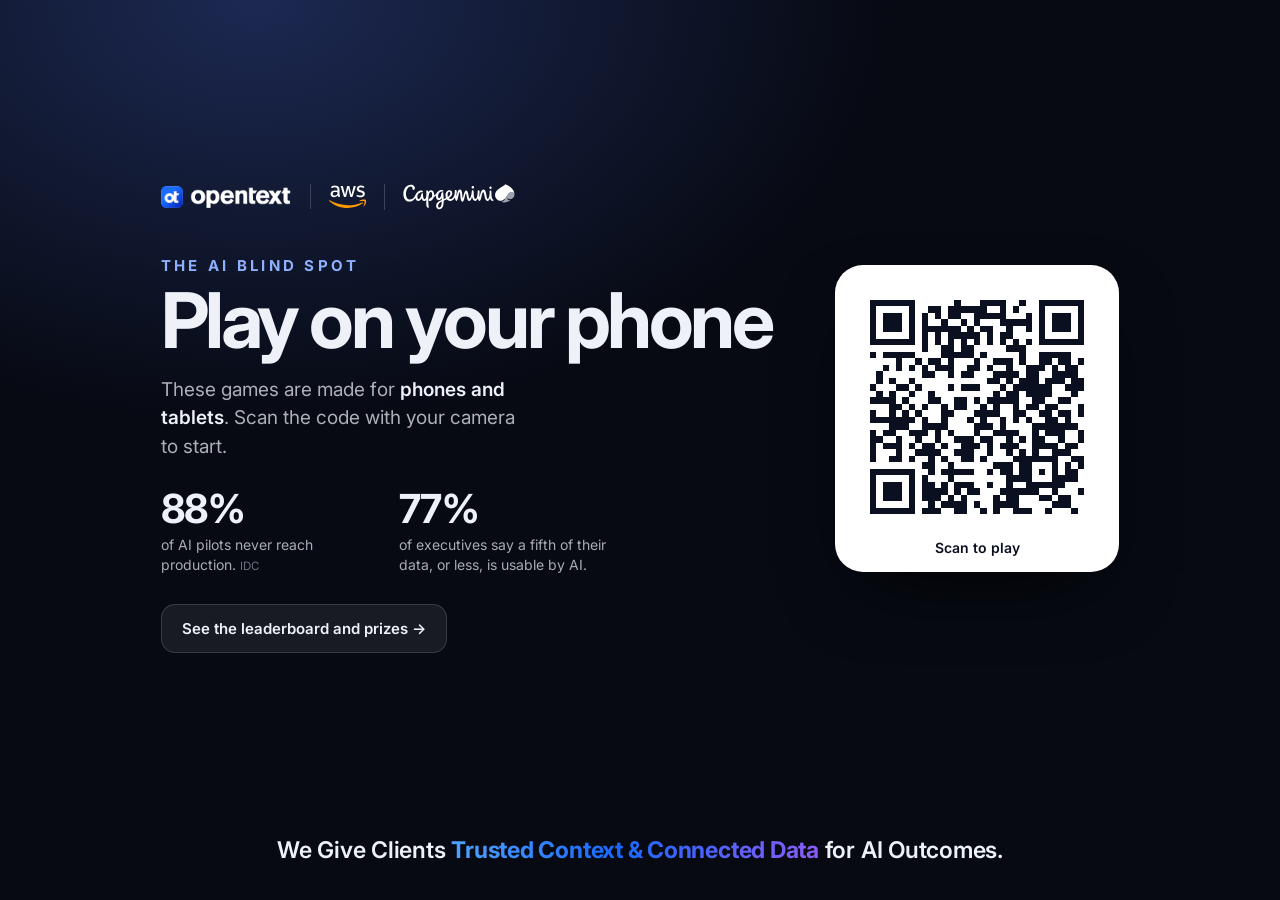
<file: clear-cut.html>
<!doctype html>
<html lang="en">
<head>
<meta charset="utf-8">
<meta name="robots" content="noindex, nofollow">
<meta name="viewport" content="width=device-width,initial-scale=1,maximum-scale=1,user-scalable=no,viewport-fit=cover">
<title>Clear Cut</title>
<meta name="description" content="Shatter the barriers between your agent and your content. Never cut governance.">
<link rel="icon" href="icons/favicon.ico" sizes="any">
<link rel="icon" type="image/png" sizes="32x32" href="icons/favicon-32.png">
<link rel="icon" type="image/png" sizes="192x192" href="icons/icon-192.png">
<link rel="apple-touch-icon" href="icons/apple-touch-icon.png">
<meta name="theme-color" content="#070a13">
<meta property="og:type" content="website">
<meta property="og:site_name" content="The AI Blind Spot">
<meta property="og:title" content="Clear Cut · The AI Blind Spot">
<meta property="og:description" content="Shatter the barriers between your agent and your content. Never cut governance.">
<meta property="og:url" content="https://mithya-team.github.io/ai-blind-spot/clear-cut.html">
<meta property="og:image" content="https://mithya-team.github.io/ai-blind-spot/og/clear-cut.png">
<meta property="og:image:width" content="1200">
<meta property="og:image:height" content="630">
<meta property="og:image:alt" content="Clear Cut, co-branded by OpenText, AWS and Capgemini">
<meta name="twitter:card" content="summary_large_image">
<meta name="twitter:title" content="Clear Cut · The AI Blind Spot">
<meta name="twitter:description" content="Shatter the barriers between your agent and your content. Never cut governance.">
<meta name="twitter:image" content="https://mithya-team.github.io/ai-blind-spot/og/clear-cut.png">
<link rel="preconnect" href="https://fonts.googleapis.com">
<link rel="preconnect" href="https://fonts.gstatic.com" crossorigin>
<link href="https://fonts.googleapis.com/css2?family=Inter:wght@400;500;600;700&display=swap" rel="stylesheet">
<link rel="stylesheet" href="shared/common.css?v=23">
<style>
  :root {
    --bg: #eef2f9; --fg: #1d2540; --accent: #2b3a8f; --on-accent: #ffffff;
    --card: rgba(255, 255, 255, .8); --line: rgba(29, 37, 64, .12); --chip: rgba(29, 37, 64, .05);
    --input: rgba(255, 255, 255, .9); --scrim: rgba(230, 236, 247, .35); --shadow: 0 24px 60px rgba(40, 55, 110, .18);
    --demo-bg: #eef2f9;
    --font-display: Inter, -apple-system, sans-serif; --font-ui: Inter, -apple-system, sans-serif;
    --display-weight: 700; --display-tracking: -.025em;
  }
</style>
</head>
<body>
<canvas id="c"></canvas>
<script src="shared/config.js?v=23"></script>
<script src="shared/common.js?v=23"></script>
<script>
(() => {
  const cv = document.getElementById('c');
  const DURATION = +(BS.params.get('t') || 75), LIVES = 3;
  const INK = '#1d2540', SLATE = '#56648a', TAU = Math.PI * 2;
  const FONT = 'Inter, -apple-system, sans-serif'; // one typeface across the set
  const DPR = Math.min(2, window.devicePixelRatio || 1);
  const HUD_Y = 42, LIFE_R = 10.5, MAX_SHARDS = 150, MAX_PARTS = 150;
  const PRISM = ['#ff5fa2', '#ffb02e', '#1fc8ac', '#4f8dfa', '#9166f5'];
  const SPARK = ['255,110,170', '255,186,72', '40,204,178', '98,150,255', '160,124,250'];
  const BARRIERS = [{ k: 'silo', t: 'SILO' }, { k: 'legacy', t: 'LEGACY' }, { k: 'hidden', t: 'HIDDEN' }, { k: 'scatter', t: 'SCATTERED' }];
  // Each gold seal asks one of the four things trusted context answers (OpenText's definition: where data came
  // from, who owns it, whether it's current and cleared for use). q sits under the seal; ok is the pop when it is
  // approved; lost is what the agent is left with when the seal is cut.
  const CHECKS = [
    { q: 'SOURCE?', ok: 'Source verified', lost: 'Unknown source' },
    { q: 'OWNER?', ok: 'Owner confirmed', lost: 'Unknown owner' },
    { q: 'CURRENT?', ok: 'Up to date', lost: 'Out of date' },
    { q: 'CLEARED?', ok: 'Cleared for use', lost: 'Not cleared' },
  ];
  const CHECK_INK = '#8a5d0c';
  // Each barrier is its own tint of glass.
  const TINT = {
    silo: { rgb: '98,146,250', lite: '216,229,255', deep: '44,74,160', ink: '#2c4a9c' },
    legacy: { rgb: '184,164,146', lite: '240,233,226', deep: '104,84,68', ink: '#6b5442' },
    hidden: { rgb: '152,116,244', lite: '232,223,255', deep: '84,56,170', ink: '#5438a6' },
    scatter: { rgb: '44,190,174', lite: '208,245,238', deep: '16,112,104', ink: '#127268' },
  };
  const DOCS = [
    { t: 'Contract', c: '#7c9cff' }, { t: 'Invoice', c: '#5eead4' }, { t: 'Email thread', c: '#ffb86b' },
    { t: 'Customer record', c: '#ff7eb3' }, { t: 'Case file', c: '#a78bfa' }, { t: 'Supplier notice', c: '#ffd166' },
    { t: 'Order history', c: '#60c5ff' }, { t: 'Policy', c: '#8ee08e' },
  ];
  const BLOBS = [
    { c: '146,176,255', bx: .12, by: .2, r: .64, f: .21, ph: 0 },
    { c: '255,180,210', bx: .92, by: .36, r: .56, f: .17, ph: 2 },
    { c: '162,232,214', bx: .2, by: .82, r: .6, f: .13, ph: 4 },
    { c: '255,220,150', bx: .88, by: .93, r: .5, f: .19, ph: 1 },
    { c: '204,178,255', bx: .56, by: .56, r: .4, f: .11, ph: 3 },
  ];
  const RAYS = [{ x: .0, a: -.46, w: .2, al: .8, ph: 0 }, { x: .34, a: -.4, w: .08, al: .6, ph: 2 }, { x: .58, a: -.5, w: .24, al: .7, ph: 4 }, { x: .95, a: -.44, w: .12, al: .5, ph: 5 }];
  const BOKEH = [
    { x: .16, y: .1, r: .2, f: .09, ph: 0, v: 7, al: .5 }, { x: .82, y: .32, r: .13, f: .12, ph: 1, v: 10, al: .6 },
    { x: .42, y: .52, r: .26, f: .07, ph: 2, v: 5, al: .34 }, { x: .9, y: .7, r: .17, f: .1, ph: 3, v: 8, al: .5 },
    { x: .1, y: .64, r: .1, f: .14, ph: 4, v: 12, al: .65 }, { x: .64, y: .9, r: .15, f: .08, ph: 5, v: 9, al: .5 },
    { x: .3, y: .3, r: .07, f: .16, ph: 6, v: 14, al: .7 },
  ];
  const rand = (a, b) => a + Math.random() * (b - a);
  const clamp = (v, a, b) => Math.max(a, Math.min(b, v));
  const lerp = (a, b, t) => a + (b - a) * t;
  const pick = a => a[Math.floor(Math.random() * a.length)];
  const back = t => 1 + 2.2 * Math.pow(t - 1, 3) + 1.2 * Math.pow(t - 1, 2);
  const seeded = seed => () => {
    seed = seed + 0x6D2B79F5 | 0;
    let x = Math.imul(seed ^ seed >>> 15, 1 | seed);
    x = x + Math.imul(x ^ x >>> 7, 61 | x) ^ x;
    return ((x ^ x >>> 14) >>> 0) / 4294967296;
  };
  // Shake and flashes are toned down when the device asks for reduced motion.
  const rmq = window.matchMedia ? window.matchMedia('(prefers-reduced-motion: reduce)') : null;
  let RM = !!(rmq && rmq.matches);
  if (rmq && rmq.addEventListener) rmq.addEventListener('change', e => { RM = e.matches; });

  let ctx, W, H, PW, PH, SR, hintY = 0, timerGrad = null, fadeGrad = null;
  let items = [], shards = [], reveals = [], pops = [], parts = [], trail = [], fx = [];
  let running = false, over = false, time = 0, clock = 0, score = 0, lives = LIVES;
  let cleared = 0, approved = 0, breaches = 0, seen = 0, spawnCd = .4, flash = 0, trayPulse = 0, sealHints = 0, bestCombo = 0, warnSec = 0;
  let shake = 0, lifeFx = null, shownScore = 0, scoreT = -9, overAt = 0;
  let ptr = null, checkBag = [], trayW = 136, trayX = 0;

  function resize() {
    ({ ctx, w: W, h: H } = BS.fit(cv));
    PW = clamp(W * .25, 82, 118); PH = PW * 1.28; SR = PW * .37;
    timerGrad = ctx.createLinearGradient(0, 0, W, 0);
    PRISM.forEach((c, i) => timerGrad.addColorStop(i / 4, c));
    fadeGrad = ctx.createLinearGradient(0, 0, 0, 104);
    fadeGrad.addColorStop(0, 'rgba(241,244,253,.8)'); fadeGrad.addColorStop(1, 'rgba(241,244,253,0)');
    // The tray is wide enough for "Your agent can see" on most phones; it sits a touch right of centre then, because
    // the score chip beside it grows with the score and the lives chip does not.
    trayW = clamp(W - 220, 112, 170); trayX = W / 2 + (trayW > 150 ? 4 : 0);
    placeHint();
  }
  // The shell's strip (caption, then hosts · game · attempt) takes the bottom of the screen; the caption wraps to a
  // second line on narrow phones. Keep the opening hint clear above it.
  function placeHint() {
    const r = BS.pill && BS.pill.getBoundingClientRect();
    hintY = Math.min(H - (BS.SAFE_BOTTOM || 64) - 6, r && r.height > 16 ? r.top - 10 : H);
  }

  // ---------- spawning: panes and seals rise like bubbles ----------
  function spawn(p) {
    const seal = Math.random() < .2 + .12 * p;
    const half = seal ? SR : PW / 2;
    let x0 = rand(half + 12, W - half - 12);
    for (let i = 0; i < 6; i++) {
      if (!items.some(o => o.y > H - PH && Math.abs(o.x0 - x0) < PW)) break;
      x0 = rand(half + 12, W - half - 12);
    }
    const it = {
      kind: seal ? 'seal' : 'pane', x0, x: x0, y: H + (seal ? SR : PH / 2) + 8,
      vy: -(rand(112, 150) + 95 * p), swayA: rand(6, 20), swayF: rand(.5, 1.1), ph: rand(0, 6),
      rot: rand(-.12, .12), vr: rand(-.12, .12), age: 0, state: 'live', t: 0,
    };
    if (seal) {
      if (!checkBag.length) checkBag = [0, 1, 2, 3].sort(() => Math.random() - .5); // all four come round before any repeats
      it.chk = checkBag.pop();
      if (sealHints < 2) { it.hint = true; sealHints++; }
    }
    else { it.b = pick(BARRIERS); it.doc = pick(DOCS); }
    items.push(it);
  }

  // ---------- input ----------
  cv.addEventListener('pointerdown', e => {
    if (!running || ptr) return;
    ptr = { id: e.pointerId, sx: e.clientX, sy: e.clientY, x: e.clientX, y: e.clientY, t: performance.now(), moved: false, hits: 0 };
    trail = [{ x: ptr.x, y: ptr.y, t: clock }];
    try { cv.setPointerCapture(e.pointerId); } catch (_) {}
  });
  cv.addEventListener('pointermove', e => {
    if (!ptr || e.pointerId !== ptr.id) return;
    const evs = (e.getCoalescedEvents && e.getCoalescedEvents().length) ? e.getCoalescedEvents() : [e];
    for (const ev of evs) {
      const qx = ev.clientX, qy = ev.clientY;
      if (!ptr.moved && Math.hypot(qx - ptr.sx, qy - ptr.sy) > 12) { ptr.moved = true; cutSegment(ptr.sx, ptr.sy, qx, qy); }
      else if (ptr.moved) cutSegment(ptr.x, ptr.y, qx, qy);
      if (!ptr) return; // the cut ended the round
      ptr.x = qx; ptr.y = qy;
      trail.push({ x: qx, y: qy, t: clock });
    }
  });
  const release = e => {
    if (!ptr || e.pointerId !== ptr.id) return;
    if (running && !ptr.moved && performance.now() - ptr.t < 400) tap(ptr.sx, ptr.sy);
    if (running && ptr.hits >= 2) combo(ptr.hits, ptr.x, ptr.y);
    ptr = null;
  };
  cv.addEventListener('pointerup', release);
  cv.addEventListener('pointercancel', release);

  function inPane(it, x, y) {
    const c = Math.cos(-it.rot), s = Math.sin(-it.rot), dx = x - it.x, dy = y - it.y;
    const lx = dx * c - dy * s, ly = dx * s + dy * c;
    return Math.abs(lx) <= PW / 2 && Math.abs(ly) <= PH / 2;
  }
  function segDist(px, py, ax, ay, bx, by) {
    const vx = bx - ax, vy = by - ay, l2 = vx * vx + vy * vy || 1;
    const t = clamp(((px - ax) * vx + (py - ay) * vy) / l2, 0, 1);
    return Math.hypot(px - (ax + vx * t), py - (ay + vy * t));
  }
  function cutSegment(ax, ay, bx, by) {
    const steps = Math.max(1, Math.ceil(Math.hypot(bx - ax, by - ay) / 6));
    for (const it of items) {
      if (it.state !== 'live') continue;
      if (it.kind === 'seal') {
        if (segDist(it.x, it.y, ax, ay, bx, by) < SR * .82) breach(it);
        continue;
      }
      for (let i = 0; i <= steps; i++) {
        if (inPane(it, ax + (bx - ax) * i / steps, ay + (by - ay) * i / steps)) { cutPane(it, ax, ay, bx, by); break; }
      }
    }
  }

  // Effects only: capped so a long combo never floods the frame.
  function addPart(q) { parts.push(q); if (parts.length > MAX_PARTS) parts.shift(); }
  function glints(x, y, n, speed, life, size) {
    for (let i = 0; i < n; i++) {
      const a = rand(0, TAU), v = rand(.35, 1) * speed, l = rand(.6, 1) * life;
      addPart({ x, y, vx: Math.cos(a) * v, vy: Math.sin(a) * v, life: l, max: l, size: rand(.6, 1) * size, glint: pick(SPARK) });
    }
  }

  function cutPane(it, ax, ay, bx, by) {
    it.state = 'dead'; cleared++; score += 10;
    if (ptr) { ptr.hits++; bestCombo = Math.max(bestCombo, ptr.hits); }
    shards.push(...makeShards(it, PW, ax, ay, bx, by, Math.random));
    if (shards.length > MAX_SHARDS) shards.splice(0, shards.length - MAX_SHARDS);
    reveals.push({ x: it.x, y: it.y, rot: it.rot, doc: it.doc, t: 0 });
    const cp = cutPoint(it, PW, ax, ay, bx, by);
    fx.push({ type: 'slash', x: cp.x, y: cp.y, ang: Math.atan2(by - ay, bx - ax), len: PW * 2.3, t: 0, dur: .3 });
    glints(cp.x, cp.y, 5, 420, .55, .5);
    pop(it.x, it.y - PH / 2 - 8, '+10', 15, SLATE);
    BS.sfx('cut');
    BS.vibrate(8);
  }
  // Where a swipe a→b crosses a pane: the projection of its centre on the swipe line, kept inside the pane.
  function cutPoint(it, pw, ax, ay, bx, by) {
    const len = Math.hypot(bx - ax, by - ay) || 1, dx = (bx - ax) / len, dy = (by - ay) / len;
    const t = (it.x - ax) * dx + (it.y - ay) * dy;
    let x = ax + dx * t, y = ay + dy * t;
    const off = Math.hypot(x - it.x, y - it.y), lim = pw * .3;
    if (off > lim) { x = it.x + (x - it.x) / off * lim; y = it.y + (y - it.y) / off * lim; }
    return { x, y, dx, dy };
  }
  // Glass shards for a pane of width pw cut along a→b. rnd lets the tutorial use a seeded source.
  function makeShards(it, pw, ax, ay, bx, by, rnd) {
    const R = (a, b) => a + rnd() * (b - a), out = [];
    const { x: cx, y: cy, dx, dy } = cutPoint(it, pw, ax, ay, bx, by);
    // perimeter points (corners + one random point per edge), rotated into world space
    const hw = pw / 2, hh = pw * 1.28 / 2, loc = [];
    const corners = [[-hw, -hh], [hw, -hh], [hw, hh], [-hw, hh]];
    for (let i = 0; i < 4; i++) {
      const a = corners[i], b = corners[(i + 1) % 4], k = R(.3, .7);
      loc.push(a, [a[0] + (b[0] - a[0]) * k, a[1] + (b[1] - a[1]) * k]);
    }
    const c = Math.cos(it.rot), s = Math.sin(it.rot);
    const P = loc.map(([x, y]) => ({ x: it.x + x * c - y * s, y: it.y + x * s + y * c }));
    const piece = (pts, boost) => {
      let gx = 0, gy = 0;
      for (const p of pts) { gx += p.x; gy += p.y; }
      gx /= pts.length; gy /= pts.length;
      const ox = gx - cx, oy = gy - cy, ol = Math.hypot(ox, oy) || 1, sp = R(70, 210) * boost, hue = R(0, 360);
      const tone = SPARK[Math.floor(hue / 72) % 5];
      out.push({
        x: gx, y: gy, pts: pts.map(p => [p.x - gx, p.y - gy]),
        vx: ox / ol * sp + dx * R(60, 160), vy: oy / ol * sp + dy * R(60, 160) - R(40, 120),
        rot: 0, vr: R(-5, 5), life: 1, hue, k: it.b.k, col: `rgba(${tone},.78)`,
      });
    };
    // each wedge from the cut point breaks once more, into an inner splinter and an outer plate
    for (let i = 0; i < P.length; i++) {
      const a = P[i], b = P[(i + 1) % P.length], k1 = R(.36, .62), k2 = R(.36, .62);
      const a1 = { x: cx + (a.x - cx) * k1, y: cy + (a.y - cy) * k1 }, b1 = { x: cx + (b.x - cx) * k2, y: cy + (b.y - cy) * k2 };
      piece([{ x: cx, y: cy }, a1, b1], .65);
      piece([a1, a, b, b1], 1);
    }
    return out;
  }

  function breach(it) {
    it.state = 'breach'; it.t = 0; lives--; breaches++; flash = .45;
    shake = 1; lifeFx = { i: lives, t: 0 };
    fx.push({ type: 'breach', x: it.x, y: it.y, t: 0, dur: .5 });
    for (let i = 0; i < 10; i++) { const a = rand(0, TAU), v = rand(90, 260); addPart({ x: it.x, y: it.y, vx: Math.cos(a) * v, vy: Math.sin(a) * v, life: .5, max: .5, size: rand(1.6, 3), color: i % 2 ? '#e5484d' : '#ff9a8f' }); }
    pop(it.x, it.y - SR - 14, 'Governance breached', 17, '#d63c4a', 1.4);
    if (CHECKS[it.chk]) pop(it.x, it.y - SR + 7, CHECKS[it.chk].lost, 12.5, '#b3303d', 1.4);
    BS.sfx('breach');
    BS.vibrate([30, 40, 60]);
    if (lives <= 0) end();
  }
  function tap(x, y) {
    let best = null, bd = Infinity;
    for (const it of items) {
      if (it.kind !== 'seal' || it.state !== 'live') continue;
      const d = Math.hypot(it.x - x, it.y - y);
      if (d < SR + 16 && d < bd) { best = it; bd = d; }
    }
    if (!best) return;
    best.state = 'approved'; best.t = 0; approved++; score += 25;
    pop(best.x, best.y - SR * 1.75 - 14, `${CHECKS[best.chk] ? CHECKS[best.chk].ok : 'Approved'} +25`, 16, '#0e8a68');
    fx.push({ type: 'approve', x: best.x, y: best.y, t: 0, dur: .7 });
    for (let i = 0; i < 16; i++) { const a = i / 16 * TAU; addPart({ x: best.x, y: best.y, vx: Math.cos(a) * 180, vy: Math.sin(a) * 180, life: .5, max: .5, size: 2.4, color: i % 2 ? '#e0b04a' : '#2fbf96' }); }
    BS.sfx('approve');
    BS.vibrate(10);
  }
  function combo(n, x, y) {
    const b = 10 * n * (n - 1);
    score += b; bestCombo = Math.max(bestCombo, n);
    pop(x, y - 40, `×${n}`, n >= 4 ? 26 : 20, '#2b3a8f', 1.3, { tail: 'clear view', sub: `+${b}` });
    glints(clamp(x, 90, W - 90), Math.max(120, y - 40), 8, 520, .7, .62);
    BS.sfx('combo', { n });
  }
  function pop(x, y, text, size, color, life = 1, big = null) {
    pops.push({ x: clamp(x, 80, W - 80), y: Math.max(big ? 122 : 92, y), text, size, color, life, max: life, big });
  }

  // ---------- flow ----------
  function start() {
    items = []; shards = []; reveals = []; pops = []; parts = []; trail = []; fx = [];
    time = 0; score = 0; lives = LIVES; cleared = 0; approved = 0; breaches = 0; seen = 0; bestCombo = 0; warnSec = 0;
    spawnCd = .3; sealHints = 0; checkBag = []; flash = 0; ptr = null; over = false; running = true;
    shake = 0; lifeFx = null; shownScore = 0; scoreT = -9;
    placeHint();
    prewarm();
  }
  // One plain-English line that ties the round back to the theme.
  function takeaway() {
    const times = n => n === 1 ? 'once' : n === 2 ? 'twice' : n === 3 ? 'three times' : `${n} times`;
    const what = cleared ? `${BS.pl(cleared, 'barrier')} cleared` : 'No barriers cleared';
    if (lives <= 0) return `${what}, and three governance breaches ended the round. Ungoverned AI costs more than it saves.`;
    if (breaches) return `${what}, ${cleared ? 'but' : 'and'} governance was breached ${times(breaches)}.`;
    if (!cleared) return 'No barriers cleared, so your agent is still looking at frosted glass.';
    if (approved) return `${what}, ${BS.pl(approved, 'seal')} approved and governance intact.`;
    return `${what} and governance intact.`;
  }
  function end() {
    if (over) return;
    running = false; over = true; ptr = null; overAt = clock;
    setTimeout(() => BS.finish({
      score,
      headline: lives <= 0 ? 'Governance breached' : 'Time',
      theme: takeaway(),
      stats: { cleared, approved, combo: bestCombo, breaches },
      win: false,
    }), 900);
  }

  function update(dt) {
    clock += dt;
    if (running) {
      time += dt;
      const left = DURATION - time;
      if (left > 0 && left <= 5 && Math.ceil(left) !== warnSec) { warnSec = Math.ceil(left); BS.sfx('warn'); }
      if (time >= DURATION) end();
    }
    const p = running ? clamp(time / DURATION, 0, 1) : 0;
    spawnCd -= dt;
    if (!over && spawnCd <= 0) {
      spawn(p);
      if (running && Math.random() < .15 + .2 * p) spawn(p);
      spawnCd = running ? lerp(.95, .42, p) : 1.4;
    }
    for (const it of items) {
      it.age += dt; it.t += dt;
      if (it.state === 'live') {
        it.y += it.vy * dt; it.x = it.x0 + Math.sin(it.age * it.swayF * 2 + it.ph) * it.swayA; it.rot += it.vr * dt;
      }
    }
    items = items.filter(it => (it.state === 'live' && it.y > -PH) || (it.state === 'breach' && it.t < .9) || (it.state === 'approved' && it.t < .5));
    for (const s of shards) { s.life -= dt * 1.1; s.vy += 900 * dt; s.x += s.vx * dt; s.y += s.vy * dt; s.rot += s.vr * dt; }
    shards = shards.filter(s => s.life > 0 && s.y < H + 80);
    for (const r of reveals) {
      r.t += dt;
      if (r.t >= 1.05 && !r.done) {
        r.done = true; seen++; trayPulse = 1;
        for (let i = 0; i < 5; i++) { const a = rand(.15, Math.PI - .15), v = rand(60, 150); addPart({ x: W / 2 + rand(-30, 30), y: HUD_Y + 8, vx: Math.cos(a) * v, vy: Math.sin(a) * v, life: .45, max: .45, size: rand(1.4, 2.4), color: r.doc.c }); }
      }
    }
    reveals = reveals.filter(r => !r.done);
    for (const q of parts) { q.life -= dt; q.vx *= .9; q.vy *= .9; q.x += q.vx * dt; q.y += q.vy * dt; }
    parts = parts.filter(q => q.life > 0);
    for (const q of pops) { q.life -= dt; q.y -= (q.big ? 14 : 28) * dt; }
    pops = pops.filter(q => q.life > 0);
    for (const f of fx) f.t += dt;
    fx = fx.filter(f => f.t < f.dur);
    trail = trail.filter(q => clock - q.t < .16);
    flash = Math.max(0, flash - dt); trayPulse = Math.max(0, trayPulse - dt * 3);
    shake = Math.max(0, shake - dt * 3.2);
    if (lifeFx && (lifeFx.t += dt) > .75) lifeFx = null;
  }

  // ---------- sprites: glass, glows and cards are painted once, then stamped with drawImage ----------
  const sprites = new Map();
  function sprite(key, w, h, paint, scale = DPR) {
    let s = sprites.get(key);
    if (!s) {
      if (sprites.size > 180) sprites.clear();
      const el = document.createElement('canvas');
      el.width = Math.max(1, Math.ceil(w * scale)); el.height = Math.max(1, Math.ceil(h * scale));
      const c = el.getContext('2d');
      c.scale(scale, scale);
      s = { el, w, h, data: null };
      s.data = paint(c, w, h) || null;
      sprites.set(key, s);
    }
    return s;
  }
  const put = (c, s, x = 0, y = 0, k = 1) => c.drawImage(s.el, x - s.w * k / 2, y - s.h * k / 2, s.w * k, s.h * k);
  // Gradients are cached per context, defined in an object's own space.
  const gradCache = new WeakMap();
  function grad(c, key, make) {
    let m = gradCache.get(c);
    if (!m) gradCache.set(c, m = new Map());
    let g = m.get(key);
    if (!g) { if (m.size > 60) m.clear(); m.set(key, g = make()); }
    return g;
  }
  // Text baked into sprites must use the real typeface, so repaint once it has loaded (while the intro card is up).
  if (document.fonts && document.fonts.load) {
    const repaint = () => { sprites.clear(); if (PW) prewarm(); };
    Promise.all(['500', '600', '700'].map(wt => document.fonts.load(`${wt} 12px Inter`))).then(repaint, repaint);
  }
  const mctx = document.createElement('canvas').getContext('2d');

  function rr(c, x, y, w, h, r, begin = true) {
    r = Math.max(0, Math.min(r, w / 2, h / 2));
    if (begin) c.beginPath();
    c.moveTo(x + r, y);
    c.arcTo(x + w, y, x + w, y + h, r); c.arcTo(x + w, y + h, x, y + h, r);
    c.arcTo(x, y + h, x, y, r); c.arcTo(x, y, x + w, y, r); c.closePath();
  }
  // Paints only the blurred shadow of whatever paint() fills (sprite contexts only: scale and translate, no rotation).
  function shadowOnly(c, color, blur, dx, dy, paint) {
    const OFF = 3000;
    c.save();
    c.shadowColor = color; c.shadowBlur = blur * DPR; c.shadowOffsetX = (OFF + dx) * DPR; c.shadowOffsetY = dy * DPR;
    c.translate(-OFF, 0); c.fillStyle = '#000';
    paint(); c.restore();
  }
  function spaced(c, text, x, y, sp, left = false) {
    let w = -sp;
    for (const ch of text) w += c.measureText(ch).width + sp;
    let px = left ? x : x - w / 2;
    c.textAlign = 'left';
    for (const ch of text) { c.fillText(ch, px, y); px += c.measureText(ch).width + sp; }
  }
  function prismRim(c, w, h) {
    let g;
    if (c.createConicGradient) {
      g = c.createConicGradient(-2.2, 0, 0);
      [...PRISM, PRISM[0]].forEach((col, i) => g.addColorStop(i / 5, col));
    } else {
      g = c.createLinearGradient(-w / 2, -h / 2, w / 2, h / 2);
      PRISM.forEach((col, i) => g.addColorStop(i / 4, col));
    }
    return g;
  }

  const glow = rgb => sprite('glow:' + rgb, 128, 128, c => {
    const g = c.createRadialGradient(64, 64, 0, 64, 64, 64);
    g.addColorStop(0, `rgba(${rgb},1)`); g.addColorStop(.35, `rgba(${rgb},.5)`); g.addColorStop(.7, `rgba(${rgb},.12)`); g.addColorStop(1, `rgba(${rgb},0)`);
    c.fillStyle = g; c.fillRect(0, 0, 128, 128);
  }, 1);
  const star = c => { c.beginPath(); c.moveTo(0, -19); c.quadraticCurveTo(1.6, -1.6, 19, 0); c.quadraticCurveTo(1.6, 1.6, 0, 19); c.quadraticCurveTo(-1.6, 1.6, -19, 0); c.quadraticCurveTo(-1.6, -1.6, 0, -19); };
  const glintSprite = rgb => sprite('glint:' + rgb, 40, 40, c => {
    c.translate(20, 20);
    let g = c.createRadialGradient(0, 0, 0, 0, 0, 20);
    g.addColorStop(0, `rgba(${rgb},1)`); g.addColorStop(.55, `rgba(${rgb},.8)`); g.addColorStop(1, `rgba(${rgb},0)`);
    c.fillStyle = g; star(c); c.fill();
    g = c.createRadialGradient(0, 0, 0, 0, 0, 8);
    g.addColorStop(0, 'rgba(255,255,255,1)'); g.addColorStop(1, 'rgba(255,255,255,0)');
    c.fillStyle = g; c.beginPath(); c.arc(0, 0, 8, 0, TAU); c.fill();
    c.scale(.55, .55); c.fillStyle = '#fff'; star(c); c.fill();
  });
  const slashSprite = () => sprite('slash', 256, 40, c => {
    c.save(); c.translate(128, 20); c.scale(1, 20 / 128);
    let g = c.createRadialGradient(0, 0, 0, 0, 0, 128);
    g.addColorStop(0, 'rgba(255,255,255,1)'); g.addColorStop(.5, 'rgba(255,255,255,.55)'); g.addColorStop(1, 'rgba(255,255,255,0)');
    c.fillStyle = g; c.fillRect(-128, -128, 256, 256); c.restore();
    c.globalCompositeOperation = 'source-in';
    g = c.createLinearGradient(0, 0, 256, 0);
    PRISM.forEach((col, i) => g.addColorStop(i / 4, col));
    c.fillStyle = g; c.fillRect(0, 0, 256, 40);
    c.globalCompositeOperation = 'source-over';
    c.translate(128, 20); c.scale(1, 4 / 112);
    g = c.createRadialGradient(0, 0, 0, 0, 0, 112);
    g.addColorStop(0, 'rgba(255,255,255,1)'); g.addColorStop(.6, 'rgba(255,255,255,.9)'); g.addColorStop(1, 'rgba(255,255,255,0)');
    c.fillStyle = g; c.fillRect(-112, -112, 224, 224);
  });
  const vignette = () => sprite('vignette', 96, 96, c => {
    const g = c.createRadialGradient(48, 48, 0, 48, 48, 68);
    g.addColorStop(0, 'rgba(229,72,77,0)'); g.addColorStop(.58, 'rgba(229,72,77,0)'); g.addColorStop(.82, 'rgba(229,72,77,.26)'); g.addColorStop(1, 'rgba(214,48,62,.66)');
    c.fillStyle = g; c.fillRect(0, 0, 96, 96);
  }, 1);
  // Frosted backing for HUD and labels, so panes passing behind never hurt readability.
  function pillSprite(w, h, r = h / 2) {
    const pad = 16;
    return sprite(`pill:${w}:${h}:${r}`, w + pad * 2, h + pad * 2, c => {
      c.translate(pad + w / 2, pad + h / 2);
      shadowOnly(c, 'rgba(44,60,120,.26)', 9, 0, 4, () => { rr(c, -w / 2, -h / 2, w, h, r); c.fill(); });
      let g = c.createLinearGradient(0, -h / 2, 0, h / 2);
      g.addColorStop(0, 'rgba(255,255,255,.96)'); g.addColorStop(1, 'rgba(244,247,255,.86)');
      c.fillStyle = g; rr(c, -w / 2, -h / 2, w, h, r); c.fill();
      c.lineWidth = 1; c.strokeStyle = 'rgba(60,78,140,.16)'; rr(c, -w / 2, -h / 2, w, h, r); c.stroke();
      g = c.createLinearGradient(0, -h / 2, 0, h / 2);
      g.addColorStop(0, 'rgba(255,255,255,1)'); g.addColorStop(.5, 'rgba(255,255,255,0)');
      c.strokeStyle = g; c.lineWidth = 1.2; rr(c, -w / 2 + 1.2, -h / 2 + 1.2, w - 2.4, h - 2.4, r - 1.2); c.stroke();
    });
  }
  function labelSprite(text, font, color, h = 28) {
    const key = `label:${text}:${font}:${color}`, hit = sprites.get(key);
    if (hit) return hit;
    mctx.font = font;
    const w = Math.ceil(mctx.measureText(text).width) + 28, pill = pillSprite(w, h);
    return sprite(key, pill.w, pill.h, c => {
      c.drawImage(pill.el, 0, 0, pill.w, pill.h);
      c.fillStyle = color; c.font = font; c.textAlign = 'center'; c.textBaseline = 'middle';
      c.fillText(text, pill.w / 2, pill.h / 2 + .5);
    });
  }

  // ---------- drawing helpers (all take the context, so the tutorial can reuse them) ----------
  // Background: a low-res buffer holds the aurora and light rays (all soft, so it upscales cleanly); bokeh goes on top.
  const bgs = new Map();
  function bgBuffer(w, h) {
    const key = w + 'x' + h;
    let b = bgs.get(key);
    if (!b) {
      if (bgs.size > 5) bgs.clear();
      const bw = Math.max(2, Math.ceil(w * .25)), bh = Math.max(2, Math.ceil(h * .25));
      const mk = () => { const el = document.createElement('canvas'); el.width = bw; el.height = bh; return el; };
      const base = mk(), buf = mk(), g = base.getContext('2d'), m = Math.max(w, h);
      g.scale(bw / w, bh / h);
      let gr = g.createLinearGradient(0, 0, w * .35, h);
      gr.addColorStop(0, '#f1f4ff'); gr.addColorStop(.55, '#edf0fb'); gr.addColorStop(1, '#f6f0f6');
      g.fillStyle = gr; g.fillRect(0, 0, w, h);
      b = { base, buf, g: buf.getContext('2d'), sx: bw / w, sy: bh / h, sun: [w * .06, -h * .04, m * .8] };
      bgs.set(key, b);
    }
    return b;
  }
  const blobSprite = rgb => sprite('blob:' + rgb, 96, 96, c => {
    const g = c.createRadialGradient(48, 48, 0, 48, 48, 48);
    g.addColorStop(0, `rgba(${rgb},.8)`); g.addColorStop(.3, `rgba(${rgb},.56)`); g.addColorStop(.65, `rgba(${rgb},.17)`); g.addColorStop(1, `rgba(${rgb},0)`);
    c.fillStyle = g; c.fillRect(0, 0, 96, 96);
  }, 1);
  const raySprite = () => sprite('ray', 64, 128, c => {
    let g = c.createLinearGradient(0, 0, 64, 0);
    g.addColorStop(0, 'rgba(255,255,255,0)'); g.addColorStop(.3, 'rgba(255,255,255,.55)'); g.addColorStop(.5, 'rgba(255,255,255,1)'); g.addColorStop(.7, 'rgba(255,255,255,.55)'); g.addColorStop(1, 'rgba(255,255,255,0)');
    c.fillStyle = g; c.fillRect(0, 0, 64, 128);
    c.globalCompositeOperation = 'destination-in';
    g = c.createLinearGradient(0, 0, 0, 128);
    g.addColorStop(0, 'rgba(0,0,0,1)'); g.addColorStop(.6, 'rgba(0,0,0,.5)'); g.addColorStop(1, 'rgba(0,0,0,0)');
    c.fillStyle = g; c.fillRect(0, 0, 64, 128);
  }, 1);
  const bokehSprite = () => sprite('bokeh', 128, 128, c => {
    const g = c.createRadialGradient(64, 64, 0, 64, 64, 64);
    g.addColorStop(0, 'rgba(255,255,255,.34)'); g.addColorStop(.74, 'rgba(255,255,255,.4)'); g.addColorStop(.9, 'rgba(255,255,255,.78)'); g.addColorStop(.97, 'rgba(255,255,255,.2)'); g.addColorStop(1, 'rgba(255,255,255,0)');
    c.fillStyle = g; c.fillRect(0, 0, 128, 128);
  }, 1);
  function drawBg(c, w, h, t) {
    const b = bgBuffer(w, h), g = b.g, m = Math.max(w, h);
    g.setTransform(1, 0, 0, 1, 0, 0); g.globalAlpha = 1;
    g.drawImage(b.base, 0, 0);
    g.setTransform(b.sx, 0, 0, b.sy, 0, 0);
    for (const o of BLOBS) {
      const x = w * (o.bx + Math.sin(t * o.f + o.ph) * .08), y = h * (o.by + Math.cos(t * o.f * .8 + o.ph) * .06), r = m * o.r * .62;
      g.drawImage(blobSprite(o.c).el, x - r, y - r, r * 2, r * 2);
    }
    // sunlight from the top-left, and faint diagonal rays
    g.globalAlpha = .9; g.drawImage(glow('255,255,255').el, b.sun[0] - b.sun[2], b.sun[1] - b.sun[2], b.sun[2] * 2, b.sun[2] * 2);
    const ray = raySprite().el;
    for (const o of RAYS) {
      g.save(); g.translate(w * o.x, -h * .1); g.rotate(o.a + Math.sin(t * .07 + o.ph) * .03);
      g.globalAlpha = o.al * (.72 + .28 * Math.sin(t * .23 + o.ph));
      g.drawImage(ray, -m * o.w / 2, 0, m * o.w, m * 1.3); g.restore();
    }
    c.drawImage(b.buf, 0, 0, w, h);
    // large slow bokeh discs, drifting up like the panes
    const bk = bokehSprite().el, mn = Math.min(w, h), ga = c.globalAlpha, drift = RM ? .25 : 1;
    for (const o of BOKEH) {
      const r = mn * o.r, span = h + r * 2.4;
      const x = w * (o.x + Math.sin(t * o.f * drift + o.ph) * .05), y = h + r * 1.2 - ((o.y * span + t * o.v * drift) % span);
      c.globalAlpha = ga * o.al; c.drawImage(bk, x - r, y - r, r * 2, r * 2);
    }
    c.globalAlpha = ga;
  }

  function barrierIcon(c, k, s) {
    const h = s / 2;
    c.lineWidth = clamp(s * .068, 1.4, 2.4); c.lineCap = 'round'; c.lineJoin = 'round';
    c.beginPath();
    if (k === 'silo') {
      c.ellipse(0, -h * .62, h * .62, h * .22, 0, 0, TAU);
      c.moveTo(-h * .62, -h * .62); c.lineTo(-h * .62, h * .62); c.ellipse(0, h * .62, h * .62, h * .22, 0, Math.PI, 0, true); c.lineTo(h * .62, -h * .62);
      c.moveTo(-h * .62, 0); c.ellipse(0, 0, h * .62, h * .22, 0, Math.PI, 0, true);
    } else if (k === 'legacy') {
      rr(c, -h * .8, -h * .7, h * 1.6, h * 1.15, 4, false);
      c.moveTo(-h * .3, h * .7); c.lineTo(h * .3, h * .7);
      c.moveTo(0, h * .45); c.lineTo(0, h * .7);
      c.moveTo(-h * .55, -h * .45); c.lineTo(h * .15, -h * .45);
      c.moveTo(-h * .55, -h * .18); c.lineTo(h * .35, -h * .18);
    } else if (k === 'hidden') {
      c.moveTo(-h * .85, 0); c.quadraticCurveTo(0, -h * .75, h * .85, 0); c.quadraticCurveTo(0, h * .75, -h * .85, 0);
      c.moveTo(h * .24, 0); c.arc(0, 0, h * .24, 0, TAU);
      c.moveTo(-h * .7, -h * .7); c.lineTo(h * .7, h * .7);
    } else {
      const sq = (x, y, r) => { c.save(); c.translate(x, y); c.rotate(r); c.rect(-h * .2, -h * .2, h * .4, h * .4); c.restore(); };
      sq(-h * .5, -h * .45, .3); sq(h * .45, -h * .55, -.4); sq(-h * .35, h * .5, -.2); sq(h * .5, h * .4, .5);
    }
    c.stroke();
  }

  // A pane of tinted frosted glass, painted once per barrier and size.
  const PANE_PAD = 36;
  function paneSprite(b, pw) {
    const w = pw, h = pw * 1.28;
    return sprite(`pane:${b.k}:${pw.toFixed(1)}`, w + PANE_PAD * 2, h + PANE_PAD * 2, c => {
      const T = TINT[b.k], u = pw / 100, r = clamp(pw * .135, 9, 16);
      const body = (d = 0) => rr(c, -w / 2 + d, -h / 2 + d, w - d * 2, h - d * 2, r - d);
      const outside = () => { c.beginPath(); c.rect(-w, -h, w * 2, h * 2); rr(c, -w / 2, -h / 2, w, h, r, false); c.clip('evenodd'); };
      let g;
      c.translate(PANE_PAD + w / 2, PANE_PAD + h / 2);
      // soft tinted drop shadow, kept out from under the glass so the pane stays clear
      c.save(); outside();
      shadowOnly(c, `rgba(${T.deep},.34)`, 20 * u, 3 * u, 13 * u, () => { body(1); c.fill(); });
      shadowOnly(c, `rgba(${T.deep},.22)`, 5 * u, 1 * u, 3 * u, () => { body(1); c.fill(); });
      // the thickness of the glass: a slim darker edge along the bottom and right
      c.fillStyle = `rgba(${T.deep},.30)`; rr(c, -w / 2 + 1.4 * u, -h / 2 + 3 * u, w, h, r); c.fill();
      c.restore();
      // translucent body
      g = c.createLinearGradient(-w / 2, -h / 2, w / 2, h / 2);
      g.addColorStop(0, 'rgba(255,255,255,.86)'); g.addColorStop(.5, `rgba(${T.lite},.62)`); g.addColorStop(1, `rgba(${T.rgb},.44)`);
      c.fillStyle = g; body(); c.fill();
      c.save(); body(); c.clip();
      // blurred document lines behind the frost
      shadowOnly(c, `rgba(${T.deep},.24)`, 3.2 * u, 0, 0, () => {
        const x0 = -w / 2 + 13 * u, lw = w - 26 * u;
        for (let i = 0, y = -h / 2 + 31 * u; y < h / 2 - 30 * u; i++, y += 12.5 * u) c.fillRect(x0, y, lw * (i % 3 === 2 ? .6 : 1), 4.6 * u);
      });
      // frost grain
      const rnd = seeded(7);
      for (let i = 0, n = 700 * u * u; i < n; i++) {
        c.fillStyle = rnd() < .72 ? 'rgba(255,255,255,.2)' : `rgba(${T.deep},.06)`;
        c.fillRect(-w / 2 + rnd() * w, -h / 2 + rnd() * h, .8, .8);
      }
      // light pooling at the top-left, shade gathering at the bottom-right
      g = c.createRadialGradient(-w * .34, -h * .42, 0, -w * .34, -h * .42, w * .95);
      g.addColorStop(0, 'rgba(255,255,255,.7)'); g.addColorStop(1, 'rgba(255,255,255,0)');
      c.fillStyle = g; c.fillRect(-w / 2, -h / 2, w, h);
      g = c.createLinearGradient(0, h / 2 - 28 * u, 0, h / 2);
      g.addColorStop(0, `rgba(${T.deep},0)`); g.addColorStop(1, `rgba(${T.deep},.2)`);
      c.fillStyle = g; c.fillRect(-w / 2, h / 2 - 28 * u, w, 28 * u);
      g = c.createLinearGradient(w / 2 - 16 * u, 0, w / 2, 0);
      g.addColorStop(0, `rgba(${T.deep},0)`); g.addColorStop(1, `rgba(${T.deep},.13)`);
      c.fillStyle = g; c.fillRect(w / 2 - 16 * u, -h / 2, 16 * u, h);
      // twin diagonal reflections
      g = c.createLinearGradient(-w / 2, -h / 2, w / 2, h / 2);
      g.addColorStop(.25, 'rgba(255,255,255,0)'); g.addColorStop(.345, 'rgba(255,255,255,.6)'); g.addColorStop(.42, 'rgba(255,255,255,.1)');
      g.addColorStop(.46, 'rgba(255,255,255,.34)'); g.addColorStop(.52, 'rgba(255,255,255,0)');
      c.fillStyle = g; c.fillRect(-w / 2, -h / 2, w, h);
      c.restore();
      // rims: a defining hairline, a faint prismatic fringe, then the bright specular edge
      c.lineWidth = 1; c.strokeStyle = `rgba(${T.deep},.46)`; body(); c.stroke();
      c.save(); c.globalAlpha = .6; c.lineWidth = 1.4 * u; c.strokeStyle = prismRim(c, w, h); body(1.3 * u); c.stroke(); c.restore();
      g = c.createLinearGradient(-w / 2, -h / 2, w / 2, h / 2);
      g.addColorStop(0, 'rgba(255,255,255,1)'); g.addColorStop(.4, 'rgba(255,255,255,.35)'); g.addColorStop(.72, 'rgba(255,255,255,0)'); g.addColorStop(1, 'rgba(255,255,255,.7)');
      c.strokeStyle = g; c.lineWidth = 1.9 * u; body(2.6 * u); c.stroke();
      // the barrier's icon on a clean glass chip
      const cy = -h * .04, cr = w * .255;
      c.save(); c.shadowColor = `rgba(${T.deep},.36)`; c.shadowBlur = 9 * u * DPR; c.shadowOffsetY = 3.5 * u * DPR;
      g = c.createLinearGradient(0, cy - cr, 0, cy + cr);
      g.addColorStop(0, '#ffffff'); g.addColorStop(1, `rgb(${T.lite})`);
      c.fillStyle = g; c.beginPath(); c.arc(0, cy, cr, 0, TAU); c.fill(); c.restore();
      c.lineWidth = 1; c.strokeStyle = `rgba(${T.rgb},.55)`; c.beginPath(); c.arc(0, cy, cr - .5, 0, TAU); c.stroke();
      c.lineWidth = 1.4 * u; c.strokeStyle = '#fff'; c.lineCap = 'round'; c.beginPath(); c.arc(0, cy, cr - 2.4 * u, Math.PI * 1.08, Math.PI * 1.62); c.stroke();
      c.strokeStyle = T.ink; c.save(); c.translate(0, cy); barrierIcon(c, b.k, w * .29); c.restore();
      const fs = clamp(pw * .096, 7.6, 10.5);
      c.font = `700 ${fs}px ${FONT}`; c.textBaseline = 'middle';
      c.fillStyle = 'rgba(255,255,255,.7)'; spaced(c, b.t, 0, h / 2 - 15.5 * u + .8, fs * .1);
      c.fillStyle = T.ink; spaced(c, b.t, 0, h / 2 - 15.5 * u, fs * .1);
    });
  }
  // The document's coloured header, seen blurred through the frost.
  function hintSprite(col, pw) {
    const u = pw / 100, hh = 26 * u;
    return sprite(`dochint:${col}:${pw.toFixed(1)}`, pw, hh, c => {
      c.globalAlpha = .62;
      shadowOnly(c, col, 2.8 * u, 0, 0, () => { rr(c, 13 * u, hh / 2 - 3.6 * u, pw - 26 * u, 7.2 * u, 3 * u); c.fill(); });
    });
  }
  function drawPane(c, it, pw = PW) {
    const u = pw / 100, h = pw * 1.28;
    c.save(); c.translate(it.x, it.y); c.rotate(it.rot);
    put(c, paneSprite(it.b, pw));
    if (it.doc) put(c, hintSprite(it.doc.c, pw), 0, -h / 2 + 19 * u);
    // a corner glint catches the light now and then
    const tw = Math.sin((it.age || 0) * 2.1 + (it.ph || 0) * 5);
    if (tw > .7) { const k = (tw - .7) / .3; c.globalAlpha *= k; put(c, glintSprite('255,255,255'), -pw / 2 + 10 * u, -h / 2 + 10 * u, (.35 + k * .4) * u); }
    c.restore();
  }

  // Governance seals: embossed gold, painted once per size.
  const GOLD = { hi: '#fff7d2', mid: '#f0c45c', lo: '#b9852b', edge: '#a2741f', f0: '#fff5c8', f1: '#f3cb66', f2: '#d19c36', ink: '#7a5212', dark: '122,82,18', shadow: 'rgba(140,92,10,.5)' };
  const RED = { hi: '#ffd6ce', mid: '#ef6c68', lo: '#b42a38', edge: '#8f1f2a', f0: '#ffc8bc', f1: '#ea5c5d', f2: '#c53540', ink: '#6f1320', dark: '111,19,32', shadow: 'rgba(150,20,35,.5)' };
  function sealPath(c, r) {
    c.beginPath();
    for (let i = 0; i <= 120; i++) { const a = i / 120 * TAU, q = r * (.955 + .045 * Math.cos(a * 18)); i ? c.lineTo(Math.cos(a) * q, Math.sin(a) * q) : c.moveTo(q, 0); }
    c.closePath();
  }
  function sealSprite(sr, red) {
    const pad = Math.ceil(sr * .5) + 4;
    return sprite(`seal:${red ? 'r' : 'g'}:${sr.toFixed(1)}`, (sr + pad) * 2, (sr + pad) * 2, c => {
      const P = red ? RED : GOLD, u = sr / 40;
      let g;
      c.translate(sr + pad, sr + pad);
      shadowOnly(c, P.shadow, 9 * u, 1.5 * u, 6 * u, () => { sealPath(c, sr * .97); c.fill(); });
      // scalloped rim in brushed metal
      if (c.createConicGradient) {
        g = c.createConicGradient(-2.36, 0, 0);
        [P.hi, P.mid, P.lo, P.mid, P.hi, P.mid, P.lo, P.mid, P.hi].forEach((col, i) => g.addColorStop(i / 8, col));
      } else {
        g = c.createLinearGradient(-sr, -sr, sr, sr);
        g.addColorStop(0, P.hi); g.addColorStop(.5, P.mid); g.addColorStop(1, P.lo);
      }
      c.fillStyle = g; sealPath(c, sr); c.fill();
      c.strokeStyle = P.edge; c.lineWidth = Math.max(.8, u); c.stroke();
      // raised face
      g = c.createRadialGradient(-sr * .3, -sr * .4, sr * .04, 0, 0, sr * .84);
      g.addColorStop(0, P.f0); g.addColorStop(.6, P.f1); g.addColorStop(1, P.f2);
      c.fillStyle = g; c.beginPath(); c.arc(0, 0, sr * .8, 0, TAU); c.fill();
      // embossing: each line gets a light twin just below-right
      const emboss = (path, lw) => {
        c.lineWidth = lw; c.lineJoin = 'round'; c.lineCap = 'round';
        c.save(); c.translate(.8 * u, .9 * u); c.strokeStyle = 'rgba(255,255,255,.7)'; path(); c.stroke(); c.restore();
        c.strokeStyle = P.ink; path(); c.stroke();
      };
      c.globalAlpha = .7; emboss(() => { c.beginPath(); c.arc(0, 0, sr * .8, 0, TAU); }, Math.max(.8, 1.1 * u));
      c.globalAlpha = .5; emboss(() => { c.beginPath(); c.arc(0, 0, sr * .66, 0, TAU); }, Math.max(.6, .8 * u));
      c.globalAlpha = 1;
      // shield with tick
      const k = sr * .37;
      const shield = () => { c.beginPath(); c.moveTo(0, -k); c.lineTo(k * .85, -k * .6); c.quadraticCurveTo(k * .8, k * .55, 0, k); c.quadraticCurveTo(-k * .8, k * .55, -k * .85, -k * .6); c.closePath(); };
      c.fillStyle = 'rgba(255,255,255,.26)'; shield(); c.fill();
      emboss(shield, Math.max(1.3, 2 * u));
      emboss(() => { c.beginPath(); c.moveTo(-k * .35, 0); c.lineTo(-k * .05, k * .3); c.lineTo(k * .4, -k * .3); }, Math.max(1.3, 2.1 * u));
      // specular arc
      c.strokeStyle = 'rgba(255,255,255,.8)'; c.lineWidth = Math.max(.8, 1.5 * u); c.lineCap = 'round';
      c.beginPath(); c.arc(0, 0, sr * .73, Math.PI * 1.1, Math.PI * 1.45); c.stroke();
    });
  }
  // The crack a breach leaves through a seal, in units of its radius.
  const CRACK = [[-.1, -1.3], [.16, -.66], [-.18, -.22], [.13, .26], [-.11, .72], [.08, 1.3]];
  function drawSeal(c, it, sr = SR) {
    if (it.state === 'live') {
      const ga = c.globalAlpha, k = (it.age % 1.4) / 1.4;
      c.globalAlpha = ga * (.62 + .2 * Math.sin(it.age * 3)); put(c, glow('255,200,84'), it.x, it.y, sr * 3.7 / 128); c.globalAlpha = ga;
      c.strokeStyle = `rgba(214,160,52,${(1 - k) * .6})`; c.lineWidth = 1.5;
      c.beginPath(); c.arc(it.x, it.y, sr * (1 + k * .55), 0, TAU); c.stroke();
      c.save(); c.translate(it.x, it.y); c.rotate(Math.sin(it.age * 1.6) * .15);
      put(c, sealSprite(sr, false));
      // slow shine sweep across the face
      const s = ((it.age * .42 + (it.ph || 0) * .3) % 1) / .5;
      if (s < 1) {
        c.beginPath(); c.arc(0, 0, sr * .94, 0, TAU); c.clip();
        c.rotate(-.5); c.translate(lerp(-sr * 1.5, sr * 1.5, s), 0);
        c.fillStyle = grad(c, 'shine:' + sr.toFixed(1), () => {
          const g = c.createLinearGradient(-sr * .42, 0, sr * .42, 0);
          g.addColorStop(0, 'rgba(255,255,255,0)'); g.addColorStop(.5, 'rgba(255,255,255,.85)'); g.addColorStop(1, 'rgba(255,255,255,0)');
          return g;
        });
        c.fillRect(-sr * .42, -sr * 1.5, sr * .84, sr * 3);
      }
      c.restore();
      // the check this seal stands for, then (first two seals only) how to handle it
      // (the labels grow a little with the seal, so they still read on a big screen)
      const ck = CHECKS[it.chk], fs = Math.round(clamp(sr * .28, 10, 13) * 2) / 2, lh = Math.round(fs * 2.2), font = `700 ${fs}px ${FONT}`;
      if (ck) put(c, labelSprite(ck.q, font, CHECK_INK, lh), it.x, it.y + sr + 8 + lh / 2);
      if (it.hint) put(c, labelSprite('TAP · DON’T CUT', font, CHECK_INK, lh), it.x, it.y + sr + 8 + lh / 2 + (ck ? lh + 3 : 0));
    } else if (it.state === 'approved') {
      const k = it.t / .5;
      c.save(); c.globalAlpha *= 1 - k; put(c, sealSprite(sr, false), it.x, it.y, 1 + k * .3); c.restore();
    } else if (it.state === 'breach') {
      // the seal splits along its crack and the halves drop away
      const k = it.t, s = sealSprite(sr, true), e = sr * 1.4;
      for (const side of [-1, 1]) {
        c.save(); c.globalAlpha *= clamp(1 - k * 1.1, 0, 1);
        c.translate(it.x + side * k * 60, it.y + k * k * 380); c.rotate(side * k * 2);
        c.beginPath(); c.moveTo(side * e, -e);
        for (const [px, py] of CRACK) c.lineTo(px * sr, py * sr);
        c.lineTo(side * e, e); c.closePath(); c.clip();
        put(c, s); c.restore();
      }
    }
  }
  // Approval: a neat green ring, a ray burst and a check badge. a = seconds since the tap.
  function drawApprove(c, x, y, a, sr) {
    if (a < 0 || a >= .7) return;
    const ga = c.globalAlpha, k = a / .7, e = BS.ease(a / .5);
    c.save();
    c.globalAlpha = ga * (1 - k) * .75; put(c, glow('47,191,150'), x, y, sr * (2.6 + e * 1.6) / 128);
    c.globalAlpha = ga * (1 - k);
    c.strokeStyle = '#16a37f'; c.lineWidth = 1 + 2.6 * (1 - e); c.beginPath(); c.arc(x, y, sr * (.8 + e * .62), 0, TAU); c.stroke();
    c.lineCap = 'round'; c.lineWidth = 2; c.beginPath();
    for (let i = 0; i < 10; i++) {
      const g = i / 10 * TAU + .31, r0 = sr * (1.02 + e * .68), r1 = r0 + sr * .2 * (1 - e * .7);
      c.moveTo(x + Math.cos(g) * r0, y + Math.sin(g) * r0); c.lineTo(x + Math.cos(g) * r1, y + Math.sin(g) * r1);
    }
    c.stroke();
    const br = sr * .5 * (RM ? 1 : back(clamp(a / .22, 0, 1)));
    c.globalAlpha = ga * clamp((.7 - a) / .2, 0, 1);
    c.fillStyle = '#16a37f'; c.beginPath(); c.arc(x, y, br, 0, TAU); c.fill();
    c.strokeStyle = 'rgba(255,255,255,.9)'; c.lineWidth = 1.5; c.stroke();
    c.strokeStyle = '#fff'; c.lineWidth = Math.max(1.6, br * .2); c.lineJoin = 'round';
    c.beginPath(); c.moveTo(x - br * .42, y + br * .04); c.lineTo(x - br * .1, y + br * .34); c.lineTo(x + br * .46, y - br * .3); c.stroke();
    c.restore();
  }
  // Breach: a red bloom and a white-hot crack through the seal. a = seconds since the cut.
  function drawBreach(c, x, y, a, sr) {
    if (a < 0 || a >= .5) return;
    const ga = c.globalAlpha, k = a / .5;
    c.save();
    c.globalAlpha = ga * (1 - k) * .9; put(c, glow('229,72,77'), x, y, sr * (3.2 + k * 2.4) / 128);
    c.strokeStyle = `rgba(229,72,77,${1 - k})`; c.lineWidth = 2 * (1 - k) + .5; c.beginPath(); c.arc(x, y, sr * (1 + k * .9), 0, TAU); c.stroke();
    if (a < .24) {
      c.globalAlpha = ga * (1 - a / .24); c.lineJoin = 'miter'; c.lineCap = 'round';
      c.beginPath(); CRACK.forEach(([px, py], i) => i ? c.lineTo(x + px * sr, y + py * sr) : c.moveTo(x + px * sr, y + py * sr));
      c.strokeStyle = '#e5484d'; c.lineWidth = 5; c.stroke();
      c.strokeStyle = '#fff'; c.lineWidth = 2.2; c.stroke();
    }
    c.restore();
  }
  // The prismatic flash along a cut. a = seconds since the cut.
  function drawSlash(c, x, y, ang, len, a) {
    if (a < 0 || a >= .3) return;
    const k = a / .3;
    c.save(); c.translate(x, y); c.rotate(ang); c.globalAlpha *= Math.pow(1 - k, 1.4);
    c.scale(len / 256 * (.75 + .45 * BS.ease(k)), 1 - k * .55);
    put(c, slashSprite()); c.restore();
  }
  function drawFx(c, f) {
    if (f.type === 'slash') drawSlash(c, f.x, f.y, f.ang, f.len, f.t);
    else if (f.type === 'approve') drawApprove(c, f.x, f.y, f.t, SR);
    else if (f.type === 'breach') drawBreach(c, f.x, f.y, f.t, SR);
  }

  // The document behind a cut pane: a crisp white card, in focus. Painted once per document and size.
  const DOC_PAD = 24;
  function docSprite(doc, pw) {
    const w = pw, h = pw * 1.28;
    return sprite(`doc:${doc.t}:${pw.toFixed(1)}`, w + DOC_PAD * 2, h + DOC_PAD * 2, c => {
      const u = pw / 100, r = 10 * u, x0 = -w / 2 + 11 * u, iw = w - 22 * u;
      c.translate(DOC_PAD + w / 2, DOC_PAD + h / 2);
      shadowOnly(c, 'rgba(30,45,105,.3)', 13 * u, 0, 8 * u, () => { rr(c, -w / 2, -h / 2, w, h, r); c.fill(); });
      shadowOnly(c, 'rgba(30,45,105,.24)', 2.5 * u, 0, 1.5 * u, () => { rr(c, -w / 2, -h / 2, w, h, r); c.fill(); });
      c.fillStyle = '#fff'; rr(c, -w / 2, -h / 2, w, h, r); c.fill();
      // coloured header
      const hh = 19 * u;
      c.save(); rr(c, -w / 2, -h / 2, w, h, r); c.clip();
      c.fillStyle = doc.c; c.fillRect(-w / 2, -h / 2, w, hh);
      const g = c.createLinearGradient(-w / 2, 0, w / 2, 0);
      g.addColorStop(0, 'rgba(255,255,255,0)'); g.addColorStop(1, 'rgba(255,255,255,.3)');
      c.fillStyle = g; c.fillRect(-w / 2, -h / 2, w, hh);
      c.fillStyle = 'rgba(29,37,64,.1)'; c.fillRect(-w / 2, -h / 2 + hh - 1, w, 1);
      c.fillStyle = 'rgba(255,255,255,.92)'; rr(c, x0, -h / 2 + hh / 2 - 2.2 * u, iw * .42, 4.4 * u, 2.2 * u); c.fill();
      c.fillStyle = 'rgba(255,255,255,.7)'; c.beginPath(); c.arc(w / 2 - 14 * u, -h / 2 + hh / 2, 3 * u, 0, TAU); c.fill();
      c.restore();
      c.lineWidth = 1; c.strokeStyle = 'rgba(29,37,64,.12)'; rr(c, -w / 2, -h / 2, w, h, r); c.stroke();
      // title
      const fs = clamp(12.2 * u, 9.5, 13.5);
      c.fillStyle = INK; c.font = `700 ${fs}px ${FONT}`; c.textAlign = 'left'; c.textBaseline = 'top';
      let line = '', ly = -h / 2 + hh + 9 * u;
      for (const wd of doc.t.split(' ')) {
        const test = line ? line + ' ' + wd : wd;
        if (c.measureText(test).width > iw && line) { c.fillText(line, x0, ly); line = wd; ly += fs * 1.22; } else line = test;
      }
      c.fillText(line, x0, ly);
      // crisp body text
      const top = ly + fs * 1.22 + 7 * u, bottom = h / 2 - 27 * u;
      c.fillStyle = 'rgba(86,100,138,.26)';
      for (let i = 0, y = top; y < bottom; i++, y += 9.5 * u) rr(c, x0, y, iw * (i % 4 === 3 ? .55 : i % 2 ? .92 : 1), 3.6 * u, 1.8 * u), c.fill();
      // visible-to-AI chip
      const ch = 14 * u, cyy = h / 2 - 9 * u - ch / 2, cfs = clamp(7.4 * u, 6.2, 8.4);
      c.font = `700 ${cfs}px ${FONT}`;
      const cw = Math.min(iw, c.measureText('VISIBLE TO AI').width + 19 * u);
      c.fillStyle = 'rgba(22,163,127,.13)'; rr(c, x0, cyy - ch / 2, cw, ch, ch / 2); c.fill();
      c.fillStyle = '#16a37f'; c.beginPath(); c.arc(x0 + 7.5 * u, cyy, 2.4 * u, 0, TAU); c.fill();
      c.fillStyle = '#0c7f61'; c.textBaseline = 'middle'; c.fillText('VISIBLE TO AI', x0 + 13 * u, cyy + .5);
    });
  }
  // The card pulses into focus, then arcs to the tray at (tx, ty).
  function drawReveal(c, r, pw, tx, ty) {
    const s = docSprite(r.doc, pw), ga = c.globalAlpha;
    const dx = tx - r.x, dy = ty - r.y, side = dx > 0 || (dx === 0 && r.rot > 0) ? 1 : -1;
    const qx = (r.x + tx) / 2 + side * dy * .24, qy = (r.y + ty) / 2 - side * dx * .24;
    const at = k => { const m = 1 - k; return [m * m * r.x + 2 * m * k * qx + k * k * tx, m * m * r.y + 2 * m * k * qy + k * k * ty]; };
    if (r.t < .45) {
      const sc = 1 + Math.sin(r.t / .45 * Math.PI) * .08, f = clamp(r.t / .34, 0, 1);
      c.save(); c.translate(r.x, r.y); c.rotate(r.rot);
      if (f < 1) { c.globalAlpha = ga * (1 - f) * .95; put(c, glow('255,255,255'), 0, 0, pw * 2.7 / 128); c.globalAlpha = ga; }
      c.scale(sc, sc); put(c, s);
      // focus ring in the document's colour
      if (f < 1) { c.globalAlpha = ga * (1 - f); c.strokeStyle = r.doc.c; c.lineWidth = 2; const d = 3 + f * 11; rr(c, -pw / 2 - d, -pw * .64 - d, pw + d * 2, pw * 1.28 + d * 2, 10 * pw / 100 + d); c.stroke(); }
      c.restore(); c.globalAlpha = ga;
      return;
    }
    const k = BS.ease((r.t - .45) / .6) ** 1.4;
    const [x, y] = at(k), sc = lerp(1, .16, k);
    c.save(); c.globalAlpha = ga * (1 - k * .4);
    c.translate(x, y); c.rotate(r.rot * (1 - k) + side * k * (1 - k) * .7); c.scale(sc, sc);
    put(c, s); c.restore();
  }

  function drawShard(c, s) {
    const T = TINT[s.k] || TINT.silo, p = s.pts, n = p.length;
    c.save(); c.translate(s.x, s.y); c.rotate(s.rot); c.globalAlpha *= clamp(s.life * 1.25, 0, 1) ** 1.5;
    c.beginPath(); c.moveTo(p[0][0], p[0][1]);
    for (let i = 1; i < n; i++) c.lineTo(p[i][0], p[i][1]);
    c.closePath();
    c.fillStyle = grad(c, 'shard:' + s.k, () => {
      const g = c.createLinearGradient(-30, -36, 30, 36);
      g.addColorStop(0, 'rgba(255,255,255,.94)'); g.addColorStop(.5, `rgba(${T.lite},.76)`); g.addColorStop(1, `rgba(${T.rgb},.58)`);
      return g;
    });
    c.fill();
    // each piece flashes as it tumbles through the light
    const gl = Math.cos(s.rot * 1.7 + s.hue);
    if (gl > .5) { c.fillStyle = `rgba(255,255,255,${((gl - .5) * 1.7).toFixed(2)})`; c.fill(); }
    c.lineJoin = 'round'; c.lineWidth = .8; c.strokeStyle = `rgba(${T.deep},.28)`; c.stroke();
    // prismatic fracture edge, bright outer edge
    c.beginPath(); c.moveTo(p[0][0], p[0][1]); c.lineTo(p[1][0], p[1][1]); c.lineWidth = 1.5; c.strokeStyle = s.col || 'rgba(124,156,255,.78)'; c.stroke();
    c.beginPath(); c.moveTo(p[n - 2][0], p[n - 2][1]); c.lineTo(p[n - 1][0], p[n - 1][1]); c.lineWidth = 1.4; c.strokeStyle = 'rgba(255,255,255,.98)'; c.stroke();
    c.restore();
  }

  function drawParts(c, list) {
    const ga = c.globalAlpha;
    for (const q of list) {
      const k = clamp(q.life / q.max, 0, 1);
      if (q.glint) { c.globalAlpha = ga * Math.min(1, k * 1.8); put(c, glintSprite(q.glint), q.x, q.y, q.size * (.3 + .7 * k) * (.82 + .18 * Math.sin(q.life * 46))); }
      else { c.globalAlpha = ga * k; c.fillStyle = q.color; c.beginPath(); c.arc(q.x, q.y, q.size * (.45 + .55 * k), 0, TAU); c.fill(); }
    }
    c.globalAlpha = ga;
  }

  // Prism swipe trail: a tapering ribbon. pts = [{x, y, t}], now = current time on the same clock.
  const TRAIL = ['rgba(145,102,245,0)', 'rgba(79,141,250,.8)', 'rgba(31,200,172,.92)', 'rgba(255,176,46,.96)', 'rgba(255,95,162,1)'];
  function ribbon(c, pts, now, wMax) {
    const n = pts.length;
    c.beginPath();
    for (let pass = 0; pass < 2; pass++) {
      for (let j = 0; j < n; j++) {
        const i = pass ? n - 1 - j : j, p = pts[i], a = pts[i ? i - 1 : 0], b = pts[i < n - 1 ? i + 1 : i];
        const nx = a.y - b.y, ny = b.x - a.x, l = Math.hypot(nx, ny) || 1;
        const hw = wMax * clamp(1 - (now - p.t) / .16, 0, 1) * (.3 + .7 * i / (n - 1)) * (pass ? -1 : 1);
        const x = p.x + nx / l * hw, y = p.y + ny / l * hw;
        (pass || j) ? c.lineTo(x, y) : c.moveTo(x, y);
      }
      if (!pass) {
        const p = pts[n - 1], q = pts[n - 2], th = Math.atan2(p.y - q.y, p.x - q.x), hw = wMax * clamp(1 - (now - p.t) / .16, 0, 1);
        if (hw > .2) c.arc(p.x, p.y, hw, th + Math.PI / 2, th - Math.PI / 2, true);
      }
    }
    c.closePath();
  }
  function drawTrail(c, pts, now) {
    const n = pts.length;
    if (n < 2) return;
    const a = pts[0], b = pts[n - 1], ga = c.globalAlpha;
    if (Math.hypot(b.x - a.x, b.y - a.y) < 2) return;
    const g = c.createLinearGradient(a.x, a.y, b.x, b.y), core = c.createLinearGradient(a.x, a.y, b.x, b.y);
    TRAIL.forEach((col, i) => g.addColorStop(i / 4, col));
    core.addColorStop(0, 'rgba(255,255,255,0)'); core.addColorStop(.45, 'rgba(255,255,255,.85)'); core.addColorStop(1, 'rgba(255,255,255,1)');
    c.save();
    c.fillStyle = g;
    c.globalAlpha = ga * .07; ribbon(c, pts, now, 23); c.fill();   // soft glow, in three steps
    c.globalAlpha = ga * .1; ribbon(c, pts, now, 16); c.fill();
    c.globalAlpha = ga * .2; ribbon(c, pts, now, 10.5); c.fill();
    c.globalAlpha = ga; ribbon(c, pts, now, 6); c.fill();           // the ribbon itself
    c.fillStyle = core; ribbon(c, pts, now, 2.2); c.fill();         // white-hot core
    // a few glints riding the ribbon
    for (let i = 1; i < n; i++) {
      const p = pts[i], hsh = (p.t * 613.7 + p.x * .37) % 1;
      if (hsh > .2) continue;
      const k = clamp(1 - (now - p.t) / .16, 0, 1), q = pts[i - 1], l = Math.hypot(p.x - q.x, p.y - q.y) || 1, off = (hsh / .2 - .5) * 26;
      c.globalAlpha = ga * k;
      put(c, glintSprite(SPARK[i % 5]), p.x - (p.y - q.y) / l * off, p.y + (p.x - q.x) / l * off, .28 + k * .42);
    }
    // the tip
    const kh = clamp(1 - (now - b.t) / .16, 0, 1);
    c.globalAlpha = ga * kh; put(c, glow('255,255,255'), b.x, b.y, .26); put(c, glintSprite('255,255,255'), b.x, b.y, .4 + kh * .25);
    c.restore();
  }

  function outlined(c, text, x, y, fill) {
    c.strokeText(text, x, y); c.fillStyle = fill; c.fillText(text, x, y);
  }
  function drawPop(c, q, w) {
    const age = q.max - q.life, ga = c.globalAlpha;
    c.save(); c.globalAlpha = ga * clamp(q.life / q.max * 2.5, 0, 1);
    c.lineJoin = 'round'; c.strokeStyle = 'rgba(255,255,255,.95)';
    if (q.big) {
      // combo: "×3 clear view", set large in a prism gradient
      const s1 = q.size * 2.1, s2 = q.size * 1.08, f1 = `700 ${s1}px ${FONT}`, f2 = `700 ${s2}px ${FONT}`, gap = s2 * .3;
      c.font = f1; const w1 = c.measureText(q.text).width;
      c.font = f2; const w2 = c.measureText(q.big.tail).width;
      const tw = w1 + gap + w2, x = clamp(q.x, tw / 2 + 16, w - tw / 2 - 16), x0 = x - tw / 2, by = q.y + s1 * .3;
      const sc = RM ? 1 : .55 + .45 * back(clamp(age / .24, 0, 1));
      c.translate(x, q.y); c.scale(sc, sc); c.translate(-x, -q.y);
      c.drawImage(glow('255,255,255').el, x - tw * .8, q.y - s1 * 1.15, tw * 1.6, s1 * 2.5);
      const g = c.createLinearGradient(x0, 0, x0 + tw, 0);
      PRISM.forEach((col, i) => g.addColorStop(i / 4, col));
      c.textAlign = 'left'; c.textBaseline = 'alphabetic';
      c.fillStyle = 'rgba(43,58,143,.2)';
      c.font = f1; c.fillText(q.text, x0, by + 3); c.font = f2; c.fillText(q.big.tail, x0 + w1 + gap, by + 2.5);
      c.font = f1; c.lineWidth = s1 * .15; outlined(c, q.text, x0, by, g);
      c.font = f2; c.lineWidth = s2 * .26; outlined(c, q.big.tail, x0 + w1 + gap, by, g);
      c.font = `700 ${q.size * .78}px ${FONT}`; c.textAlign = 'center'; c.lineWidth = q.size * .22;
      outlined(c, q.big.sub, x, by + q.size * 1.05, q.color);
    } else {
      c.textAlign = 'center'; c.textBaseline = 'middle'; c.font = `700 ${q.size}px ${FONT}`;
      const hw = c.measureText(q.text).width / 2 + 12, x = clamp(q.x, hw, w - hw);
      c.lineWidth = Math.max(3, q.size * .26);
      outlined(c, q.text, x, q.y, q.color);
    }
    c.restore();
  }

  // Lives: small gold seals on a glass chip, right edge at xr. bi/ba animate life bi breaking, ba seconds in.
  function drawLives(c, xr, y, n, bi = -1, ba = 0) {
    const cw = 86, ga = c.globalAlpha, at = i => xr - 19 - i * 24;
    put(c, pillSprite(cw, 34), xr - cw / 2, y);
    if (bi >= 0 && ba < .5) { c.globalAlpha = ga * (1 - ba / .5) * .42; c.fillStyle = '#e5484d'; rr(c, xr - cw, y - 17, cw, 34, 17); c.fill(); c.globalAlpha = ga; }
    for (let i = 0; i < LIVES; i++) {
      const x = at(i);
      if (i < n) { put(c, sealSprite(LIFE_R, false), x, y); continue; }
      c.fillStyle = 'rgba(29,37,64,.05)'; c.beginPath(); c.arc(x, y, 8.5, 0, TAU); c.fill();
      c.strokeStyle = 'rgba(29,37,64,.2)'; c.lineWidth = 1.3; c.stroke();
      c.lineJoin = 'round'; c.lineCap = 'round'; c.beginPath(); c.moveTo(x - 1.2, y - 4.6); c.lineTo(x + 1.6, y - 1.2); c.lineTo(x - 1.6, y + 1.4); c.lineTo(x + 1, y + 4.6); c.stroke();
    }
    if (bi >= 0 && ba < .7) {
      // the lost life cracks in two and drops away
      const x = at(bi), k = ba / .7, s = sealSprite(LIFE_R, true);
      for (const side of [-1, 1]) {
        c.save(); c.globalAlpha = ga * clamp(1 - k * k, 0, 1);
        c.translate(x + side * ba * 24, y + ba * ba * 170); c.rotate(side * ba * 3.2);
        c.beginPath(); c.rect(side < 0 ? -18 : 0, -18, 18, 36); c.clip();
        put(c, s); c.restore();
      }
      c.strokeStyle = `rgba(229,72,77,${1 - k})`; c.lineWidth = 2.2 * (1 - k) + .4;
      c.beginPath(); c.arc(x, y, 10 + k * 15, 0, TAU); c.stroke();
    }
    c.globalAlpha = ga;
  }

  // Tray: what your agent can now see. It bumps and its count ticks up as each document lands.
  // The label shortens when the tray is narrow (small phones, the tutorial's canvas).
  const TRAY_LABELS = ['Your agent can see', 'Agent can see', 'Agent sees'];
  function traySprite(tw) {
    const pill = pillSprite(tw, 34);
    return sprite('tray:' + tw, pill.w, pill.h, c => {
      c.drawImage(pill.el, 0, 0, pill.w, pill.h);
      c.translate(pill.w / 2, pill.h / 2);
      c.font = `700 12px ${FONT}`;
      const label = TRAY_LABELS.find(l => 15 + c.measureText(l).width + 6 + 18 <= tw - 16) || TRAY_LABELS[2];
      const lw = c.measureText(label).width, total = 15 + lw + 6 + 16, x0 = -total / 2;
      c.fillStyle = 'rgba(22,163,127,.18)'; c.beginPath(); c.arc(x0 + 4, 0, 7, 0, TAU); c.fill();
      c.fillStyle = '#16a37f'; c.beginPath(); c.arc(x0 + 4, 0, 3.8, 0, TAU); c.fill();
      c.fillStyle = 'rgba(29,37,64,.74)'; c.textAlign = 'left'; c.textBaseline = 'middle';
      c.fillText(label, x0 + 15, 1);
      return { dot: x0 + 4, nx: x0 + 15 + lw + 6 };
    });
  }
  function drawTray(c, x, y, n, pulse, tw = 140) {
    const s = traySprite(tw), d = s.data, ga = c.globalAlpha, e = 1 - pulse;
    c.save(); c.translate(x, y); c.scale(1 + pulse * .1, 1 + pulse * .1);
    put(c, s);
    c.fillStyle = INK; c.font = `700 14px ${FONT}`; c.textAlign = 'left'; c.textBaseline = 'middle';
    if (pulse > 0 && n > 0) {
      c.globalAlpha = ga * pulse;
      c.strokeStyle = '#16a37f'; c.lineWidth = 1.6; rr(c, -tw / 2, -17, tw, 34, 17); c.stroke();
      c.strokeStyle = 'rgba(22,163,127,.6)'; c.lineWidth = 1.4; c.beginPath(); c.arc(d.dot, 0, 5 + e * 9, 0, TAU); c.stroke();
      c.fillText(n - 1, d.nx, 1 - e * 9);
      c.globalAlpha = ga * e; c.fillText(n, d.nx, 1 + pulse * 9);
    } else c.fillText(n, d.nx, 1);
    c.restore();
  }

  // Breach feedback: a red wash and a vignette at the screen edges.
  function drawFlash(c, w, h, f) {
    if (f <= 0) return;
    const k = clamp(f / .45, 0, 1), ga = c.globalAlpha;
    c.fillStyle = `rgba(214,60,74,${k * (RM ? .03 : .09)})`; c.fillRect(0, 0, w, h);
    c.globalAlpha = ga * Math.min(1, k * 1.7) * (RM ? .55 : 1);
    c.drawImage(vignette().el, 0, 0, w, h);
    c.globalAlpha = ga;
  }

  function drawHud() {
    // prism timer along the very top; it pulses through the last ten seconds
    ctx.fillStyle = 'rgba(29,37,64,.07)'; ctx.fillRect(0, 0, W, 5);
    if (running || over) {
      const left = DURATION - time, x1 = W * clamp(1 - time / DURATION, 0, 1), hot = running && left <= 10;
      const beat = hot ? .5 + .5 * Math.sin(clock * (left <= 5 ? 13 : 8)) : 0, th = 5 + (RM ? 0 : beat * 2.5);
      if (x1 > 0) {
        ctx.fillStyle = timerGrad; rr(ctx, -10, -th, x1 + 10, th * 2, th); ctx.fill();
        if (hot) { ctx.fillStyle = `rgba(255,70,110,${.25 + beat * .5})`; rr(ctx, -10, -th, x1 + 10, th * 2, th); ctx.fill(); }
        ctx.fillStyle = 'rgba(255,255,255,.55)'; ctx.fillRect(0, 0, x1 - th * .6, 1.2);
        ctx.globalAlpha = hot ? .55 + beat * .45 : .8;
        put(ctx, glow(hot ? '255,90,130' : '255,255,255'), x1 - 1, th / 2, hot ? .2 + beat * .12 : .14);
        ctx.globalAlpha = 1;
      }
    }
    if (!running && !over) return;
    // the HUD bows out before the result card arrives
    const hudA = over ? clamp(1 - (clock - overAt - .4) / .35, 0, 1) : 1;
    if (hudA <= 0) return;
    ctx.globalAlpha = hudA;
    // score, on its own glass chip; it gives a small bump when it changes
    if (score !== shownScore) { shownScore = score; scoreT = clock; }
    const bump = RM ? 0 : Math.max(0, 1 - (clock - scoreT) / .28);
    const tw = trayW, txt = BS.fmt(score);
    let fs = 23;
    ctx.font = `700 ${fs}px ${FONT}`;
    let nw = ctx.measureText(txt).width;
    const room = trayX - tw / 2 - 16 - 28;
    if (nw > room) { fs = Math.max(15, fs * room / nw); ctx.font = `700 ${fs}px ${FONT}`; nw = ctx.measureText(txt).width; }
    const cw = Math.max(72, Math.ceil((nw + 28) / 6) * 6);
    put(ctx, pillSprite(cw, 46, 15), 10 + cw / 2, HUD_Y);
    ctx.textBaseline = 'alphabetic';
    ctx.fillStyle = 'rgba(86,100,138,.9)'; ctx.font = `700 8.5px ${FONT}`; spaced(ctx, 'SCORE', 24, HUD_Y - 9, 1.3, true);
    ctx.save(); ctx.translate(24, HUD_Y + 15); ctx.scale(1 + bump * .14, 1 + bump * .14);
    ctx.fillStyle = INK; ctx.font = `700 ${fs}px ${FONT}`; ctx.textAlign = 'left'; ctx.fillText(txt, 0, 0);
    ctx.restore();
    drawLives(ctx, W - 10, HUD_Y, lives, lifeFx ? lifeFx.i : -1, lifeFx ? lifeFx.t : 0);
    drawTray(ctx, trayX, HUD_Y, seen, trayPulse, tw);
    ctx.globalAlpha = 1;
    if (running && time < 5) {
      ctx.save(); ctx.globalAlpha = Math.min(1, (5 - time) / 1.2);
      put(ctx, labelSprite('Swipe the glass · tap the gold seals', `700 12.5px ${FONT}`, 'rgba(29,37,64,.82)', 32), W / 2, hintY - 14);
      ctx.restore();
    }
  }

  function draw() {
    drawBg(ctx, W, H, clock);
    ctx.save();
    if (shake > 0 && !RM) { const m = shake * shake * 8; ctx.translate(Math.sin(clock * 73) * m, Math.cos(clock * 57) * m); }
    for (const it of items) it.kind === 'pane' ? (it.state === 'live' && drawPane(ctx, it, PW)) : drawSeal(ctx, it, SR);
    if (running || over) { ctx.fillStyle = fadeGrad; ctx.fillRect(-12, -12, W + 24, 116); }
    for (const r of reveals) drawReveal(ctx, r, PW, trayX, HUD_Y);
    for (const s of shards) drawShard(ctx, s);
    for (const f of fx) drawFx(ctx, f);
    drawParts(ctx, parts);
    drawTrail(ctx, trail, clock);
    ctx.restore();
    drawHud();
    for (const q of pops) drawPop(ctx, q, W);
    drawFlash(ctx, W, H, flash);
  }
  // Paint the round's sprites up front so the first cut never hitches.
  function prewarm() {
    for (const b of BARRIERS) paneSprite(b, PW);
    for (const d of DOCS) { docSprite(d, PW); hintSprite(d.c, PW); }
    for (const red of [false, true]) { sealSprite(SR, red); sealSprite(LIFE_R, red); }
    slashSprite(); vignette(); SPARK.forEach(glintSprite);
  }

  let last = performance.now();
  function frame(t) {
    const dt = Math.min(.05, (t - last) / 1000); last = t;
    if (!BS.paused) update(dt); // frozen behind the pause card
    draw();
    requestAnimationFrame(frame);
  }

  // ---------- tutorial demos: each frame is drawn from t alone, with the demo's own data ----------
  const HAND = '#1d2540';
  const demoCache = new Map();
  const cached = (key, make) => { if (!demoCache.has(key)) demoCache.set(key, make()); return demoCache.get(key); };
  const demoPane = w => clamp(w * .26, 64, 82); // 2–3 panes fit the small canvas
  // A straight swipe from (ax, ay) to (bx, by) between times t0 and t1.
  const swipePos = (sw, t) => { const k = clamp((t - sw.t0) / (sw.t1 - sw.t0), 0, 1); return { x: lerp(sw.ax, sw.bx, k), y: lerp(sw.ay, sw.by, k) }; };
  const swipeTime = (sw, x) => sw.t0 + (sw.t1 - sw.t0) * clamp((x - sw.ax) / (sw.bx - sw.ax), 0, 1);
  function swipeTrail(sw, t) {
    const pts = [], a = Math.max(sw.t0, t - .16), b = Math.min(sw.t1, t);
    for (let s = a; s <= b + 1e-6; s += 1 / 60) pts.push({ ...swipePos(sw, s), t: s });
    return pts;
  }
  function swipeHand(c, sw, t) {
    if (t < sw.t0 - .5 || t > sw.t1 + .45) return;
    const p = swipePos(sw, t);
    BS.drawHand(c, p.x, p.y, t >= sw.t0 && t <= sw.t1, HAND);
  }
  // Shards a seconds after the cut, using the same motion as the game.
  function shardsAt(c, list, a) {
    const life = 1 - a * 1.1;
    if (a < 0 || life <= 0) return;
    for (const s of list) drawShard(c, { pts: s.pts, hue: s.hue, k: s.k, col: s.col, life, x: s.x + s.vx * a, y: s.y + s.vy * a + 450 * a * a, rot: s.vr * a });
  }
  // The prismatic flash where the swipe crosses the pane.
  function slashAt(c, it, pw, sw, a) {
    if (a < 0 || a >= .3) return;
    const p = cutPoint(it, pw, sw.ax, sw.ay, sw.bx, sw.by);
    drawSlash(c, p.x, p.y, Math.atan2(sw.by - sw.ay, sw.bx - sw.ax), pw * 2.3, a);
  }
  function popAt(c, w, x, y, a, text, size, color, max = 1, big = null) {
    if (a < 0 || a >= max) return;
    drawPop(c, { x, y: y - (big ? 14 : 28) * a, text, size, color, life: max - a, max, big }, w);
  }
  // The burst on approval: 16 sparks, damped like the game's particles.
  function burstAt(c, x, y, a) {
    if (a < 0 || a >= .5) return;
    const d = 27 * (1 - Math.pow(.9, a * 60)), list = [];
    for (let i = 0; i < 16; i++) { const ang = i / 16 * TAU; list.push({ x: x + Math.cos(ang) * d, y: y + Math.sin(ang) * d, life: .5 - a, max: .5, size: 2.4, color: i % 2 ? '#e0b04a' : '#2fbf96' }); }
    drawParts(c, list);
  }
  // Reveal card a seconds after the cut; hold keeps it on screen before it flies to the tray.
  function revealAt(c, r, pw, a, hold, tx, ty) {
    if (a < 0) return;
    const rt = !hold || a < .45 ? a : a < .45 + hold ? .45 : a - hold;
    if (rt < 1.05) drawReveal(c, { ...r, t: rt }, pw, tx, ty);
  }
  const fadeIn = (c, k, fn) => { c.save(); c.globalAlpha = clamp(k, 0, 1); fn(); c.restore(); };
  const TRAY_Y = 25;

  function demoCut(c, w, h, T) {
    const t = T % 3.8, pw = demoPane(w), ph = pw * 1.28, HOLD = 1.1; // loops soon after the document lands, so the frame is never empty for long
    drawBg(c, w, h, T);
    const base = { x: w / 2, y: h / 2 + 22, rot: -.05, b: BARRIERS[0], doc: DOCS[0], age: T };
    const sw = { ax: base.x - pw / 2 - 46, ay: base.y - ph * .32, bx: base.x + pw / 2 + 46, by: base.y + ph * .2, t0: .8, t1: 1.35 };
    const tc = swipeTime(sw, base.x - pw / 2 + 4), arrive = tc + 1.05 + HOLD;
    const bob = k => ({ ...base, y: base.y + Math.sin(k * 1.8) * 3 });
    const pane = bob(Math.min(t, tc)), n = t >= arrive ? 1 : 0;
    if (t < tc) fadeIn(c, t / .35, () => drawPane(c, pane, pw));
    revealAt(c, pane, pw, t - tc, HOLD, w / 2, TRAY_Y);
    shardsAt(c, cached(`cut:${w}x${h}`, () => makeShards(bob(tc), pw, sw.ax, sw.ay, sw.bx, sw.by, seeded(11))), t - tc);
    slashAt(c, bob(tc), pw, sw, t - tc);
    drawTrail(c, swipeTrail(sw, t), t);
    drawTray(c, w / 2, TRAY_Y, n, n ? Math.max(0, 1 - (t - arrive) * 3) : 0);
    popAt(c, w, pane.x, pane.y - ph / 2 - 8, t - tc, '+10', 15, SLATE);
    swipeHand(c, sw, t);
  }

  function demoCombo(c, w, h, T) {
    const t = T % 4.4, pw = demoPane(w), ph = pw * 1.28;
    drawBg(c, w, h, T);
    const gap = clamp((w - pw * 3) / 4, 4, 12), cy = h / 2 + 26;
    const sw = { ax: 14, ay: cy - 10, bx: w - 14, by: cy + 8, t0: .8, t1: 1.6 };
    const panes = [0, 1, 2].map(i => ({ x: w / 2 + (i - 1) * (pw + gap), y: cy + [-6, 6, -2][i], rot: [-.06, .05, -.03][i], b: BARRIERS[i + 1], doc: DOCS[[1, 7, 0][i]], age: T, ph: i * 1.7 }));
    const tcs = panes.map(p => swipeTime(sw, p.x - pw / 2 + 4));
    const got = tcs.filter(tc => t >= tc + 1.05).length;
    panes.forEach((p, i) => { if (t < tcs[i]) fadeIn(c, t / .35, () => drawPane(c, p, pw)); });
    panes.forEach((p, i) => revealAt(c, p, pw, t - tcs[i], 0, w / 2, TRAY_Y));
    panes.forEach((p, i) => shardsAt(c, cached(`combo${i}:${w}x${h}`, () => makeShards(p, pw, sw.ax, sw.ay, sw.bx, sw.by, seeded(21 + i))), t - tcs[i]));
    panes.forEach((p, i) => slashAt(c, p, pw, sw, t - tcs[i]));
    drawTrail(c, swipeTrail(sw, t), t);
    drawTray(c, w / 2, TRAY_Y, got, got ? Math.max(0, 1 - (t - tcs[got - 1] - 1.05) * 3) : 0);
    panes.forEach((p, i) => popAt(c, w, p.x, p.y - ph / 2 - 8, t - tcs[i], '+10', 15, SLATE));
    popAt(c, w, w / 2, cy - 4, t - sw.t1, '×3', 20, '#2b3a8f', 1.3, { tail: 'clear view', sub: '+60' });
    swipeHand(c, sw, t);
  }

  function demoTap(c, w, h, T) {
    const t = T % 3.6, sr = demoPane(w) * .37, tapT = 1.3;
    drawBg(c, w, h, T);
    const seal = { x: w / 2, y: h / 2 - 14, age: T, t: 0, state: 'live', hint: true, chk: 0 }, a = t - tapT;
    if (a < 0) fadeIn(c, t / .3, () => drawSeal(c, seal, sr));
    else if (a < .5) drawSeal(c, { ...seal, state: 'approved', t: a }, sr);
    drawApprove(c, seal.x, seal.y, a, sr);
    burstAt(c, seal.x, seal.y, a);
    popAt(c, w, seal.x, seal.y - sr * 1.75 - 14, a, `${CHECKS[0].ok} +25`, 16, '#0e8a68');
    // fingertip: glide in, press, release (the tap lands on release), lift away
    const home = { x: w / 2 + 92, y: h - 26 }, kin = BS.ease((t - .3) / .7), kout = BS.ease((t - tapT - .2) / .6);
    const p = t < tapT + .2 ? { x: lerp(home.x, seal.x, kin), y: lerp(home.y, seal.y, kin) } : { x: lerp(seal.x, home.x, kout), y: lerp(seal.y, home.y, kout) };
    if (t > .2 && t < tapT + 1.1) BS.drawHand(c, p.x, p.y, t >= 1.05 && t < tapT, HAND);
  }

  function demoBreach(c, w, h, T) {
    const t = T % 3.8, sr = demoPane(w) * .37;
    drawBg(c, w, h, T);
    const seal = { x: w / 2, y: h / 2 + 14, age: T, t: 0, state: 'live', chk: 3 };
    const sw = { ax: seal.x - 112, ay: seal.y - 50, bx: seal.x + 112, by: seal.y + 34, t0: .75, t1: 1.3 };
    const tc = swipeTime(sw, seal.x - sr * .7), a = t - tc;
    if (a < 0) fadeIn(c, t / .3, () => drawSeal(c, seal, sr));
    else if (a < .9) drawSeal(c, { ...seal, state: 'breach', t: a }, sr);
    drawBreach(c, seal.x, seal.y, a, sr);
    drawTrail(c, swipeTrail(sw, t), t);
    // lives, laid out as in the game's HUD; the left-most one breaks
    drawLives(c, w - 10, TRAY_Y, a >= 0 ? LIVES - 1 : LIVES, a >= 0 ? LIVES - 1 : -1, Math.max(0, a));
    popAt(c, w, seal.x, seal.y - sr - 14, a, 'Governance breached', 17, '#d63c4a', 1.4);
    popAt(c, w, seal.x, seal.y - sr + 7, a, CHECKS[3].lost, 12.5, '#b3303d', 1.4);
    swipeHand(c, sw, t);
    if (a >= 0) drawFlash(c, w, h, .45 - a);
  }

  const TUTORIAL = [
    { title: 'Swipe to cut', text: 'Swipe through a frosted pane to shatter it. Each one is a barrier: a silo, a legacy app, hidden or scattered data.', demo: demoCut },
    { title: 'Cut several at once', text: 'Cut through several panes in one swipe for a combo bonus.', demo: demoCombo },
    { title: 'Tap the gold seals', text: 'Gold seals are trusted context. Each one checks a source, an owner, that data is current or that it is cleared for use, so your agent knows it is safe to act. Tap to approve.', demo: demoTap },
    { title: 'Never cut a seal', text: `Swiping through a seal is a governance breach, the hidden cost of ungoverned AI. Three breaches and your round ends. Rounds last ${DURATION} seconds.`, demo: demoBreach },
  ];

  if (BS.params.has('debug')) window.__dbg = { items: () => items, score: () => score, lives: () => lives, step: (n = 1) => { for (let i = 0; i < n; i++) update(1 / 60); draw(); } };
  resize();
  window.addEventListener('resize', resize);
  BS.init({
    id: 'clear-cut',
    tagline: 'Shatter the barriers between your agent and your content. Keep it governed.',
    score: () => score,
    onStart: start,
    tutorial: TUTORIAL,
  });
  requestAnimationFrame(frame);
})();
</script>
</body>
</html>
</file>
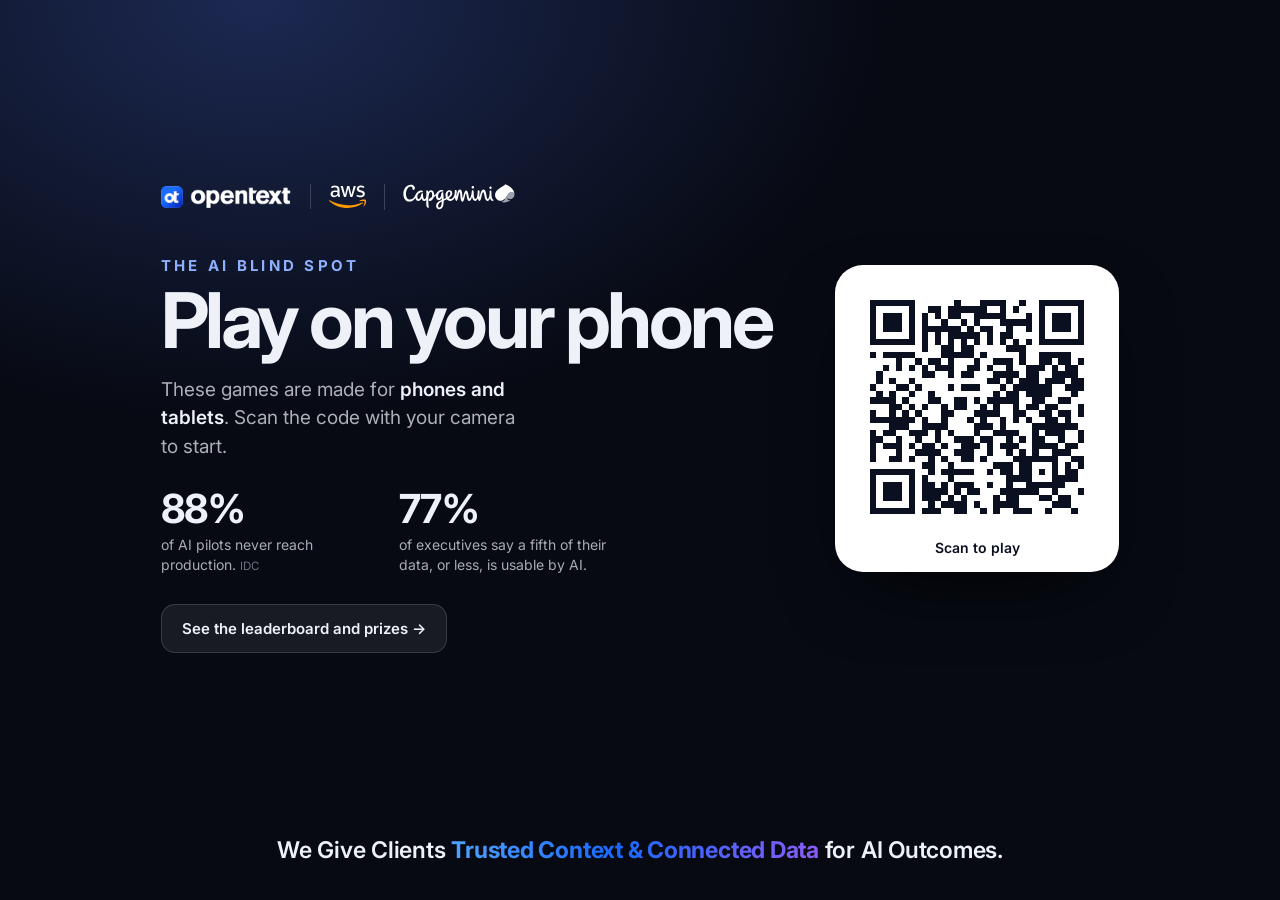
<file: deep-dive.html>
<!doctype html>
<html lang="en">
<head>
<meta charset="utf-8">
<meta name="robots" content="noindex, nofollow">
<meta name="viewport" content="width=device-width,initial-scale=1,maximum-scale=1,user-scalable=no,viewport-fit=cover">
<title>Deep Dive</title>
<meta name="description" content="Context is your agent’s oxygen. How deep can it go before it runs out?">
<link rel="icon" href="icons/favicon.ico" sizes="any">
<link rel="icon" type="image/png" sizes="32x32" href="icons/favicon-32.png">
<link rel="icon" type="image/png" sizes="192x192" href="icons/icon-192.png">
<link rel="apple-touch-icon" href="icons/apple-touch-icon.png">
<meta name="theme-color" content="#070a13">
<meta property="og:type" content="website">
<meta property="og:site_name" content="The AI Blind Spot">
<meta property="og:title" content="Deep Dive · The AI Blind Spot">
<meta property="og:description" content="Context is your agent’s oxygen. How deep can it go before it runs out?">
<meta property="og:url" content="https://mithya-team.github.io/ai-blind-spot/deep-dive.html">
<meta property="og:image" content="https://mithya-team.github.io/ai-blind-spot/og/deep-dive.png">
<meta property="og:image:width" content="1200">
<meta property="og:image:height" content="630">
<meta property="og:image:alt" content="Deep Dive, co-branded by OpenText, AWS and Capgemini">
<meta name="twitter:card" content="summary_large_image">
<meta name="twitter:title" content="Deep Dive · The AI Blind Spot">
<meta name="twitter:description" content="Context is your agent’s oxygen. How deep can it go before it runs out?">
<meta name="twitter:image" content="https://mithya-team.github.io/ai-blind-spot/og/deep-dive.png">
<link rel="preconnect" href="https://fonts.googleapis.com">
<link rel="preconnect" href="https://fonts.gstatic.com" crossorigin>
<link href="https://fonts.googleapis.com/css2?family=Inter:wght@400;500;600;700&display=swap" rel="stylesheet">
<link rel="stylesheet" href="shared/common.css?v=23">
<style>
  :root {
    --bg: #071521; --fg: #e3f6ff; --accent: #7fe3ff; --on-accent: #04121c;
    --card: rgba(6, 20, 32, .84); --line: rgba(127, 227, 255, .22); --chip: rgba(127, 227, 255, .07);
    --input: rgba(255, 255, 255, .05); --scrim: rgba(2, 8, 14, .4); --shadow: 0 24px 70px rgba(0, 0, 0, .6);
    --font-display: Inter, -apple-system, sans-serif; --display-weight: 700; --font-ui: Inter, -apple-system, sans-serif;
    --display-tracking: -.025em; --demo-bg: #0b2233;
  }
</style>
</head>
<body>
<canvas id="c"></canvas>
<script src="shared/config.js?v=23"></script>
<script src="shared/common.js?v=23"></script>
<script>
(() => {
  const cv = document.getElementById('c');
  /* The world is measured internally on a "year" axis (a leftover unit: one year = YEAR_PX of fall). The player
     only ever sees depth: 100 m per internal year, so the surface is 0 m, the layers start at
     0 / 1,100 / 2,100 / 3,100 / 4,100 / 5,100 m and the bottom is 6,200 m. */
  const START_YEAR = 2026, END_YEAR = 1964, YEAR_PX = 620;
  const TOTAL = (START_YEAR - END_YEAR) * YEAR_PX;
  const M_PER_YEAR = 100, BOTTOM_M = (START_YEAR - END_YEAR) * M_PER_YEAR;
  const metres = y => (START_YEAR - y) * M_PER_YEAR; // internal year -> shown depth
  const yearOf = m => START_YEAR - m / M_PER_YEAR;   // shown depth -> internal year
  const commas = n => n < 1000 ? String(n) : Math.floor(n / 1000) + ',' + String(n % 1000).padStart(3, '0');
  const fmtM = m => commas(Math.floor(m)) + ' m';
  // each layer is its own stratum: bg/deep tint the water, dark tints the shadows, acc is its light
  const LAYERS = [
    { from: 2026, name: 'Cloud apps', style: 'glass', bg: [20, 94, 138], deep: [9, 44, 76], dark: [2, 13, 26], acc: [127, 227, 255] },
    { from: 2015, name: 'Shared drives', style: 'folder', bg: [22, 90, 92], deep: [10, 44, 50], dark: [3, 15, 19], acc: [255, 208, 116] },
    { from: 2005, name: 'Email archives', style: 'mail', bg: [50, 55, 140], deep: [23, 25, 76], dark: [8, 9, 30], acc: [178, 190, 255] },
    { from: 1995, name: 'Legacy applications', style: 'box', bg: [26, 82, 68], deep: [12, 40, 36], dark: [3, 14, 13], acc: [134, 240, 170] },
    { from: 1985, name: 'Systems of record', style: 'frame', bg: [80, 50, 88], deep: [36, 22, 42], dark: [12, 6, 16], acc: [255, 132, 156] },
    { from: 1975, name: 'Offline archives', style: 'cabinet', bg: [102, 70, 40], deep: [48, 32, 18], dark: [16, 10, 5], acc: [255, 218, 158] },
  ];
  const NL = LAYERS.length;
  /* What a bystander reads in a still frame. WALL_TAG is lettered onto the walls of each layer (content your agent
     can't get into); DOC_NAME is what a recovered document is, shown as it is collected. */
  const WALL_TAG = ['Siloed app', 'Locked folder', 'Sealed mailbox', 'Legacy system', 'Closed system', 'Offline'];
  const DOC_NAME = ['App record', 'Contract', 'Email', 'Legacy record', 'Customer record', 'Paper file'];
  const OUT_LINE = 'Your agent ran out of context here';
  for (const e of LAYERS) {
    e.pool = e.bg.map(v => Math.min(255, v * 2.3 + 24)); // what the lantern's pool lights the water to
    e.lit = e.bg.map((v, k) => v * .5 + e.pool[k] * .5); // the layer with the lights on
  }
  const WHITE = [255, 255, 255], COOL = [120, 218, 255], WARM = [255, 122, 72];
  const C_PICK = [158, 234, 255], C_HIT = [255, 143, 122];
  const rand = (a, b) => a + Math.random() * (b - a);
  const clamp = (v, a, b) => Math.max(a, Math.min(b, v));
  const lerp = (a, b, t) => a + (b - a) * t;
  const mod = (a, n) => ((a % n) + n) % n;
  const hash = n => mod(Math.sin(n * 12.9898) * 43758.5453, 1);
  const yearAt = d => START_YEAR - d / YEAR_PX;
  const layerIdx = y => { for (let i = NL - 1; i >= 0; i--) if (y <= LAYERS[i].from) return i; return 0; };
  const RM = !!(window.matchMedia && matchMedia('(prefers-reduced-motion: reduce)').matches);
  const FX = RM ? .3 : 1; // shake and flashes are toned down for reduced motion
  const DPR = Math.min(2, window.devicePixelRatio || 1);

  let ctx, W, H, PY, PR = 11, SAFE_B = 0, SAFE_T = 0;
  let depth = 0, px = 0, tx = 0, light = 100, inv = 0, shake = 0, frags = 0, hits = 0, bonus = 0, warnT = 0;
  let running = false, over = false, won = false, clock = 0, runTime = 0, lightsOn = 0;
  let rows = [], items = [], trailPts = [], parts = [], pops = [], banner = null, nextY = 0, lastGapC = 0, layerNow = 0;
  // purely visual state
  let sparks = [], flies = [], sparkAcc = 0, vel = 0, hitFx = null, gotFx = 0, layerFx = 0, outFx = 0;
  let drag = null;
  // ?from=3000 starts the dive 3,000 m down (test hook)
  const startDepth = clamp(+BS.params.get('from') || 0, 0, BOTTOM_M - M_PER_YEAR) / M_PER_YEAR * YEAR_PX;

  // reads the safe-area insets so the HUD clears the notch and bottom text clears the shell's mode pill
  const safeEl = document.createElement('div');
  safeEl.style.cssText = 'position:fixed;left:0;bottom:0;width:0;height:0;padding-bottom:env(safe-area-inset-bottom);padding-top:env(safe-area-inset-top);visibility:hidden;pointer-events:none';
  document.body.append(safeEl);

  function resize() {
    ({ ctx, w: W, h: H } = BS.fit(cv));
    const cs = getComputedStyle(safeEl);
    SAFE_B = parseFloat(cs.paddingBottom) || 0; SAFE_T = parseFloat(cs.paddingTop) || 0;
    PY = H * .3;
    const k = W >= 900 ? 1.2 : 1; // wall name plates: a little larger on a wide screen
    if (k !== tagK) { tagK = k; retag(); }
    if (!running) { px = tx = W / 2; }
    px = clamp(px, PR, W - PR); tx = clamp(tx, PR, W - PR);
  }

  // ---------- world generation ----------
  function genRow() {
    const p = nextY / TOTAL;
    const layer = layerIdx(yearAt(nextY));
    const h = rand(30, 40);
    const gapW = Math.max(PR * 8, W * lerp(.5, .3, p));
    const row = { y: nextY, h, layer, blocks: [] };
    if (Math.random() < .62) {
      const c = clamp(lastGapC + rand(-1, 1) * W * .38, gapW / 2 + 8, W - gapW / 2 - 8);
      lastGapC = c;
      if (c - gapW / 2 > 6) row.blocks.push({ x: 0, w: c - gapW / 2 });
      if (W - (c + gapW / 2) > 6) row.blocks.push({ x: c + gapW / 2, w: W - (c + gapW / 2) });
      if (Math.random() < .55) items.push({ x: c, y: nextY + h / 2, ph: rand(0, 6) });
    } else {
      const bw = W * rand(.22, .42), bx = rand(0, W - bw);
      row.blocks.push({ x: bx, w: bw });
      const fx = bx > W / 2 ? rand(24, bx - 20) : rand(bx + bw + 20, W - 24);
      if (Math.random() < .7) items.push({ x: clamp(fx, 24, W - 24), y: nextY + h / 2, ph: rand(0, 6) });
    }
    rows.push(row);
    const gap = lerp(250, 178, p) + rand(0, 40);
    if (Math.random() < .5) items.push({ x: rand(30, W - 30), y: nextY + h + gap / 2, ph: rand(0, 6) });
    nextY += gap;
  }
  function genUntil(limit) { while (nextY < limit && nextY < TOTAL - 320) genRow(); }

  // ---------- input: relative steering, finger anywhere ----------
  cv.addEventListener('pointerdown', e => {
    drag = { id: e.pointerId, sx: e.clientX, t0: tx };
    try { cv.setPointerCapture(e.pointerId); } catch (_) {}
  });
  cv.addEventListener('pointermove', e => {
    if (!drag || e.pointerId !== drag.id) return;
    tx = clamp(drag.t0 + (e.clientX - drag.sx) * 1.3, PR + 2, W - PR - 2);
  });
  const up = e => { if (drag && e.pointerId === drag.id) drag = null; };
  cv.addEventListener('pointerup', up); cv.addEventListener('pointercancel', up);
  window.addEventListener('keydown', e => {
    if (e.key === 'ArrowLeft') tx = clamp(tx - 44, PR, W - PR);
    if (e.key === 'ArrowRight') tx = clamp(tx + 44, PR, W - PR);
  });

  // ---------- flow ----------
  const layerKick = e => `Layer ${e + 1} of ${NL}`;
  function start() {
    depth = startDepth; light = 100; inv = 0; shake = 0; frags = 0; hits = 0; bonus = 0; runTime = 0; lightsOn = 0; warnT = 0;
    rows = []; items = []; parts = []; pops = []; trailPts = []; banner = null;
    sparks = []; flies = []; sparkAcc = 0; hitFx = null; gotFx = 0; layerFx = 0; outFx = 0;
    nextY = depth + H * .95; lastGapC = W / 2; px = tx = W / 2;
    layerNow = layerIdx(yearAt(depth + PY));
    over = false; won = false; running = true;
    genUntil(depth + H * 1.6);
    banner = { m: startDepth / YEAR_PX * M_PER_YEAR, sub: LAYERS[layerNow].name, kick: layerKick(layerNow), life: 2.2, max: 2.2 };
  }
  const depthM = () => Math.min(BOTTOM_M, (depth + PY) / YEAR_PX * M_PER_YEAR); // how deep the light is, in metres
  const totalScore = () => Math.floor((depth - startDepth) / YEAR_PX * 100) + frags * 25 + bonus;
  function finish() {
    const layerName = LAYERS[layerNow].name; // the deepest layer reached
    let theme;
    if (won) theme = `All the way down with context to spare. ${BS.pl(frags, 'document')} recovered.`;
    else if (hits >= 3 && hits > frags) theme = `Your agent ran out of context at ${layerName}. Content it couldn\u2019t get into cut off its supply, and everything deeper stays a blind spot.`;
    else theme = `Your agent ran out of context at ${layerName}. Without more content to reach, everything deeper is a blind spot.`;
    BS.finish({
      score: totalScore(),
      headline: won ? 'All the way down' : 'Your agent ran out of context',
      theme,
      stats: { depth: Math.floor(depthM()), layers: layerNow + 1, layerName, docs: frags, hits },
      win: won,
    });
  }
  function endDark() {
    running = false; over = true;
    banner = { m: depthM(), sub: OUT_LINE, life: 2.6, max: 2.6 };
    setTimeout(finish, 1300);
  }
  function endWin() {
    running = false; over = true; won = true;
    bonus = 1000 + Math.round(light * 10);
    banner = { m: BOTTOM_M, sub: 'Lights on, all the way down', life: 3, max: 3 };
    parts = [];
    for (let i = 0; i < 84; i++) burst(px, PY, 1, LAYERS[i % NL].acc, 420); // every layer's colour, set free
    setTimeout(finish, 3000); // the lights-on sweep runs for 1.5 s, then holds so the player can take it in
  }

  function hit() {
    if (inv > 0) return;
    light -= 26; inv = 1.1; shake = .35; hits++;
    burst(px, PY, 14, C_HIT, 200);
    pop(px, PY - 46, '−context', 15, '#ffab98');
    hitFx = { x: px, y: PY, t: 0 };
    BS.sfx('hit');
    BS.vibrate(60);
  }
  function burst(x, y, n, col, sp) {
    for (let i = 0; i < n && parts.length < 92; i++) {
      const a = rand(0, Math.PI * 2), s = rand(.3, 1) * sp;
      parts.push({ x, y, vx: Math.cos(a) * s, vy: Math.sin(a) * s, life: rand(.4, .9), max: .9, size: rand(1, 2.6), col });
    }
  }
  function pop(x, y, text, size, color) { pops.push({ x: clamp(x, 60, W - 60), y, text, size, color, life: 1, max: 1 }); }

  function update(dt) {
    clock += dt;
    shake = Math.max(0, shake - dt); inv = Math.max(0, inv - dt);
    px += (tx - px) * Math.min(1, dt * 14);
    const pAbs = depth / TOTAL;
    const v = running ? lerp(165, 340, pAbs) : (over ? 0 : 18);
    vel = v;
    if (running) {
      runTime += dt;
      depth += v * dt;
      genUntil(depth + H * 1.6);
      light -= (2.4 + 3.4 * pAbs) * dt;
      const wy = depth + PY;
      for (const r of rows) {
        if (r.y > wy + 50) break;
        if (r.y + r.h < wy - 50) continue;
        for (const b of r.blocks) {
          const cx = clamp(px, b.x, b.x + b.w), cy = clamp(wy, r.y, r.y + r.h);
          if (Math.hypot(px - cx, wy - cy) < PR) hit();
        }
      }
      for (const it of items) {
        if (it.taken || Math.abs(it.y - wy) > 40) continue;
        if (Math.hypot(it.x - px, it.y - wy) < PR + 17) {
          it.taken = true; frags++; light = Math.min(100, light + 15);
          burst(it.x, it.y - depth, 10, C_PICK, 120);
          pop(it.x, PY - 46, '+context', 14, '#d4f6ff');
          pop(it.x, PY - 64, DOC_NAME[docLayer(it)], 11, 'rgba(212,246,255,.82)');
          flies.push({ dx: it.x - px, dy: it.y - wy, k: 0, layer: docLayer(it) }); gotFx = 1; // the page spirals into the lantern
          BS.sfx('pickup', { n: frags });
          BS.vibrate(8);
        }
      }
      const e = layerIdx(yearAt(wy));
      if (e !== layerNow) { layerNow = e; layerFx = 1; banner = { m: metres(LAYERS[e].from), sub: LAYERS[e].name, kick: layerKick(e), life: 2.2, max: 2.2 }; BS.sfx('era'); }
      if (light < 25) { warnT -= dt; if (warnT <= 0) { BS.sfx('warn'); warnT = 1; } } else warnT = 0;
      if (light <= 0) { light = 0; endDark(); }
      else if (depth + PY >= TOTAL) endWin();
    }
    if (won) lightsOn = Math.min(1, lightsOn + dt / 1.5);
    rows = rows.filter(r => r.y + r.h > depth - 60);
    items = items.filter(it => it.y > depth - 60 && !it.taken);
    trailPts.unshift({ x: px, y: depth + PY }); if (trailPts.length > 22) trailPts.pop();
    for (const q of parts) { q.life -= dt; q.vx *= .95; q.vy *= .95; q.x += q.vx * dt; q.y += q.vy * dt; }
    parts = parts.filter(q => q.life > 0);
    for (const q of pops) { q.life -= dt; q.y -= 24 * dt; }
    pops = pops.filter(q => q.life > 0);
    if (banner) { banner.life -= dt; if (banner.life <= 0) banner = null; }
    // visual-only: sparks shed by the lantern, pages flying in, effect timers
    if (running) {
      sparkAcc += dt * (RM ? 14 : 34);
      while (sparkAcc >= 1) {
        sparkAcc--;
        if (sparks.length < 56) sparks.push({ x: px + rand(-5, 5), y: depth + PY + rand(-5, 3), vx: rand(-15, 15), vy: rand(-26, 12), life: 0, max: rand(.35, .85), s: rand(.8, 2.1) });
      }
    }
    for (const q of sparks) { q.life += dt; q.x += q.vx * dt; q.y += q.vy * dt; }
    sparks = sparks.filter(q => q.life < q.max);
    for (const f of flies) f.k += dt / .36;
    flies = flies.filter(f => f.k < 1);
    if (hitFx) { hitFx.t += dt; if (hitFx.t > .6) hitFx = null; }
    gotFx = Math.max(0, gotFx - dt / .6); layerFx = Math.max(0, layerFx - dt / 1.1);
    if (over && !won) outFx = Math.min(1, outFx + dt / 1.1);
  }

  // ---------- drawing (shared by the game and the tutorial demos; every helper takes its context) ----------
  const rgb = (c, a = 1) => `rgba(${c[0] | 0},${c[1] | 0},${c[2] | 0},${a})`;
  const mixc = (a, b, t) => [lerp(a[0], b[0], t), lerp(a[1], b[1], t), lerp(a[2], b[2], t)];
  const TRK = new Map(); // tracked caps: thin spaces between letters
  const trk = s => { let v = TRK.get(s); if (!v) TRK.set(s, v = s.toUpperCase().split('').join('\u200A')); return v; };
  function mkCanvas(w, h, sc = DPR) {
    const el = document.createElement('canvas');
    el.width = Math.ceil(w * sc); el.height = Math.ceil(h * sc);
    const g = el.getContext('2d'); g.scale(sc, sc);
    return { cv: el, g };
  }
  const lin = (g, y0, y1, ...st) => { const lg = g.createLinearGradient(0, y0, 0, y1); for (let i = 0; i < st.length; i += 2) lg.addColorStop(st[i], st[i + 1]); return lg; };
  // the layer(s) a point on the internal axis sits in: [above, below, blend], blending across a narrow band at each boundary
  function layerMix(year, bw) {
    const i = layerIdx(year);
    if (i < NL - 1 && year < LAYERS[i + 1].from + bw) return [i, i + 1, (LAYERS[i + 1].from + bw - year) / (2 * bw)];
    if (i > 0 && year > LAYERS[i].from - bw) return [i - 1, i, (LAYERS[i].from + bw - year) / (2 * bw)];
    return [i, i, 0];
  }
  const layerCol = (key, year, bw) => { const [a, b, t] = layerMix(year, bw); return a === b ? LAYERS[a][key] : mixc(LAYERS[a][key], LAYERS[b][key], clamp(t, 0, 1)); };

  // pre-rendered glows. Only ever called with the constant palette arrays above, so the cache stays small.
  function glow(col, hard) {
    const k = hard ? '_gh' : '_gs';
    if (col[k]) return col[k];
    const S = mkCanvas(96, 96, 1), g = S.g, rg = g.createRadialGradient(48, 48, 0, 48, 48, 48);
    if (hard) {
      rg.addColorStop(0, 'rgba(255,255,255,1)'); rg.addColorStop(.14, rgb(mixc(col, WHITE, .6), .95));
      rg.addColorStop(.38, rgb(col, .42)); rg.addColorStop(.68, rgb(col, .1)); rg.addColorStop(1, rgb(col, 0));
    } else {
      rg.addColorStop(0, rgb(col, .6)); rg.addColorStop(.3, rgb(col, .36)); rg.addColorStop(.62, rgb(col, .11)); rg.addColorStop(1, rgb(col, 0));
    }
    g.fillStyle = rg; g.fillRect(0, 0, 96, 96);
    return col[k] = S.cv;
  }
  const spot = (c, spr, x, y, rx, ry = rx) => c.drawImage(spr, x - rx, y - ry, rx * 2, ry * 2);

  /* --- backdrop: layer-tinted water, a faint texture per stratum, light shafts from above, the lantern's pool ---
     These are all gradients and faint lines, so they are painted into a half-resolution canvas and scaled up in one
     opaque blit: a quarter of the fill cost, and the slight softness reads as depth. */
  const BQ = Math.max(.75, DPR / 2), backs = new Map();
  function backdrop(w, h) {
    const key = Math.round(w) + 'x' + Math.round(h);
    let b = backs.get(key);
    if (!b) {
      if (backs.size > 2) backs.clear(); // game + one tutorial demo; anything else is a stale size
      const el = document.createElement('canvas');
      el.width = Math.ceil(w * BQ); el.height = Math.ceil(h * BQ);
      backs.set(key, b = { cv: el, g: el.getContext('2d', { alpha: false }) });
    }
    b.g.setTransform(b.cv.width / w, 0, 0, b.cv.height / h, 0, 0);
    return b;
  }
  function drawBackground(c, w, h, yTop, yBot, ypx, bw, tint, dark) {
    const span = yTop - yBot, g = c.createLinearGradient(0, 0, 0, h);
    const stop = yr => { const p = clamp((yTop - yr) / span, 0, 1); g.addColorStop(p, rgb(mixc(mixc(layerCol('bg', yr, bw), layerCol('deep', yr, bw), .12 + p * .7), tint, dark))); };
    stop(yTop); stop(yBot);
    for (let i = 1; i < NL; i++) {
      const hi = LAYERS[i].from + bw, lo = LAYERS[i].from - bw;
      if (hi < yTop && hi > yBot) stop(hi);
      if (lo < yTop && lo > yBot) stop(lo);
    }
    c.fillStyle = g; c.fillRect(0, 0, w, h);
  }
  const TILE = 256, tiles = [];
  const PATTERN = {
    glass(g) { // nodes and links
      const pts = [[32, 40], [112, 24], [200, 56], [64, 120], [152, 104], [232, 152], [40, 200], [120, 184], [208, 224]];
      g.globalAlpha = .55; g.beginPath();
      for (const [a, b] of [[0, 1], [1, 2], [0, 3], [3, 4], [1, 4], [4, 5], [3, 6], [6, 7], [4, 7], [7, 8], [5, 8]]) { g.moveTo(pts[a][0], pts[a][1]); g.lineTo(pts[b][0], pts[b][1]); }
      g.stroke(); g.globalAlpha = 1;
      for (const [x, y] of pts) { g.beginPath(); g.arc(x, y, 3, 0, 7); g.fill(); g.globalAlpha = .4; g.beginPath(); g.arc(x, y, 8, 0, 7); g.stroke(); g.globalAlpha = 1; }
    },
    folder(g) { // directory trees
      for (const ox of [24, 152]) {
        g.globalAlpha = .6; g.beginPath(); g.moveTo(ox, 0); g.lineTo(ox, TILE);
        for (let y = 32, k = 0; y < TILE; y += 64, k++) { const ix = ox + 22 + (k % 2) * 18; g.moveTo(ox, y); g.lineTo(ix, y); }
        g.stroke(); g.globalAlpha = 1;
        for (let y = 32, k = 0; y < TILE; y += 64, k++) {
          const ix = ox + 26 + (k % 2) * 18;
          g.beginPath(); g.moveTo(ix, y - 7); g.lineTo(ix + 8, y - 7); g.lineTo(ix + 11, y - 4); g.lineTo(ix + 24, y - 4); g.lineTo(ix + 24, y + 8); g.lineTo(ix, y + 8); g.closePath(); g.stroke();
          g.globalAlpha = .5; g.fillRect(ix + 30, y - 1, 26 + (k % 3) * 10, 2); g.globalAlpha = 1;
        }
      }
    },
    mail(g) { // postmarks: rings and wavy cancel lines
      g.font = '500 15px Inter, sans-serif'; g.textBaseline = 'middle';
      for (const [x, y] of [[50, 58], [178, 186]]) {
        g.beginPath(); g.arc(x, y, 22, 0, 7); g.stroke();
        g.globalAlpha = .55; g.beginPath(); g.arc(x, y, 16, 0, 7); g.stroke();
        for (let k = 0; k < 4; k++) {
          g.beginPath();
          for (let i = 0; i <= 60; i += 4) { const xx = x + 26 + i, yy = y - 12 + k * 8 + Math.sin(i / 5) * 2.5; i ? g.lineTo(xx, yy) : g.moveTo(xx, yy); }
          g.stroke();
        }
        g.fillText('@', x + 96 - (x > 100 ? 220 : 0), y + 64); g.globalAlpha = 1;
      }
    },
    box(g) { // terminal lines and prompts
      g.font = '500 11px Inter, sans-serif'; g.textBaseline = 'middle';
      for (let r = 0; r < 8; r++) {
        const y = 16 + r * 32, x = 14 + (r % 3) * 26;
        g.fillText('>', x, y);
        g.globalAlpha = .55; let cx = x + 14;
        for (let k = 0; k < 4; k++) { const ww = 12 + hash(r * 7 + k) * 34; g.fillRect(cx, y - 1, ww, 2); cx += ww + 8; }
        g.globalAlpha = 1; if (r % 2) g.fillRect(cx, y - 5, 6, 10);
      }
    },
    frame(g) { // punched cards
      for (let cI = 0; cI < 2; cI++) {
        const x = 18, y = 16 + cI * 128;
        for (let r = 0; r < 8; r++) for (let q = 0; q < 26; q++) if (hash(cI * 300 + r * 31 + q * 7) > .68) g.fillRect(x + 9 + q * 8, y + 10 + r * 10.4, 3.4, 6.6);
      }
    },
    cabinet(g) { // ruled ledger paper
      g.globalAlpha = .55; for (let y = 8; y < TILE; y += 16) g.fillRect(0, y, TILE, 1);
      g.globalAlpha = .8; g.fillRect(40, 0, 1, TILE); g.fillRect(44, 0, 1, TILE); g.fillRect(200, 0, 1, TILE);
      g.globalAlpha = .7;
      for (let r = 0; r < 16; r++) if (hash(r * 5.3) > .35) { g.fillRect(54, r * 16 + 2, 30 + hash(r * 9.1) * 100, 2.2); g.fillRect(208, r * 16 + 2, 12 + hash(r * 3.7) * 26, 2.2); }
    },
  };
  function tileFor(i) {
    if (tiles[i]) return tiles[i];
    const S = mkCanvas(TILE, TILE, BQ), g = S.g;
    g.strokeStyle = g.fillStyle = rgb(mixc(LAYERS[i].acc, WHITE, .3)); g.lineWidth = 1.3; g.lineJoin = 'round';
    PATTERN[LAYERS[i].style](g);
    return tiles[i] = S.cv;
  }
  function drawPattern(c, w, h, d, yTop, ypx, a) {
    const off = mod(d * .55, TILE);
    for (let i = 0; i < NL; i++) {
      const y0 = i ? Math.max(0, (yTop - LAYERS[i].from) * ypx) : 0;
      const y1 = i + 1 < NL ? Math.min(h, (yTop - LAYERS[i + 1].from) * ypx) : h;
      if (y1 <= y0) continue;
      const img = tileFor(i), part = y0 > 0 || y1 < h; // only clip where two strata share the screen
      c.save(); c.globalAlpha = a;
      if (part) { c.beginPath(); c.rect(0, y0, w, y1 - y0); c.clip(); }
      for (let ty = -off; ty < y1; ty += TILE) { if (ty + TILE < y0) continue; for (let x = 0; x < w; x += TILE) c.drawImage(img, x, ty, TILE, TILE); }
      c.restore();
    }
  }
  let shaftSpr = null;
  function shafts() {
    if (shaftSpr) return shaftSpr;
    const S = mkCanvas(256, 512, 1), g = S.g; // all soft gradients, so low resolution is plenty
    for (const [x, bw, tilt, a] of [[34, 40, .13, .5], [96, 70, .05, .34], [158, 30, -.02, .55], [214, 56, -.1, .4]]) {
      g.save(); g.translate(x, -30); g.rotate(tilt);
      const lg = g.createLinearGradient(-bw / 2, 0, bw / 2, 0);
      lg.addColorStop(0, 'rgba(255,255,255,0)'); lg.addColorStop(.5, `rgba(255,255,255,${a})`); lg.addColorStop(1, 'rgba(255,255,255,0)');
      g.fillStyle = lg; g.fillRect(-bw / 2, 0, bw, 640); g.restore();
    }
    g.globalCompositeOperation = 'destination-in';
    g.fillStyle = lin(g, 0, 512, 0, 'rgba(0,0,0,1)', .5, 'rgba(0,0,0,.5)', 1, 'rgba(0,0,0,0)'); g.fillRect(0, 0, 256, 512);
    return shaftSpr = S.cv;
  }
  function drawShafts(c, w, h, t, k) {
    c.save(); c.globalCompositeOperation = 'lighter';
    c.globalAlpha = k * (.85 + .15 * Math.sin(t * .6));
    c.drawImage(shafts(), -w * .1 + (RM ? 0 : Math.sin(t * .17) * w * .05), -8, w * 1.2, h * .86);
    c.restore();
  }
  // strata give a sense of falling
  function drawStrata(c, w, h, d, col, k) {
    c.lineWidth = 1;
    for (let wy = Math.floor(d / 90) * 90; wy < d + h + 10; wy += 90) {
      const y = wy - d, bold = mod(Math.round(wy / 90), 5) === 0;
      c.strokeStyle = rgb(col, (bold ? .16 : .07) * k); c.beginPath();
      for (let x = 0; x <= w + 24; x += 24) { const yy = y + Math.sin(x / 70 + wy / 300) * 5; x ? c.lineTo(x, yy) : c.moveTo(x, yy); }
      c.stroke();
    }
  }
  // motes in three parallax layers; they stretch into streaks as the fall speeds up
  const MOTES = Array.from({ length: 74 }, (_, i) => {
    const z = i < 36 ? 0 : i < 66 ? 1 : 2;
    return { x: Math.random(), y: Math.random(), z, ph: rand(0, 6.28), s: [rand(.7, 1.2), rand(1.1, 2), rand(2.4, 4.4)][z], sp: [rand(.12, .3), rand(.42, .78), rand(1.15, 1.5)][z] };
  });
  function drawMotes(c, w, h, t, dist, v, col, near, k) {
    const H2 = h + 80, soft = near && glow(WHITE);
    c.fillStyle = col;
    for (const m of MOTES) {
      if ((m.z === 2) !== near) continue;
      const y = mod(m.y * H2 - dist * m.sp - t * (5 + 8 * m.sp), H2) - 40;
      const x = m.x * w + Math.sin(t * .45 + m.ph) * (3 + 5 * m.z);
      const len = clamp(v * m.sp * .05, m.s, 36), tw = .62 + .38 * Math.sin(t * 1.3 + m.ph * 3);
      if (near) { c.globalAlpha = .1 * tw * k; c.drawImage(soft, x - m.s * 3, y - m.s * 3, m.s * 6, m.s * 6 + len * 1.6); }
      else { c.globalAlpha = (m.z ? .4 : .24) * tw * k; c.fillRect(x, y, m.s, len); }
    }
    c.globalAlpha = 1;
  }
  // depth lines scroll with the world on the left edge, a labelled one every 100 m (every 500 m when zoomed out)
  function drawRuler(c, w, h, d, ypx, minY, col) {
    const mpx = ypx / M_PER_YEAR, major = ypx >= 200 ? 100 : 500, minor = ypx >= 200 ? 25 : 100;
    const mTop = Math.max(0, d / mpx), mBot = Math.min(BOTTOM_M, (d + h) / mpx);
    c.font = '500 9px Inter, sans-serif'; c.textBaseline = 'middle'; c.textAlign = 'left';
    for (let m = Math.ceil(mTop / minor) * minor; m <= mBot; m += minor) {
      const y = m * mpx - d;
      if (y < minY) continue;
      const big = m % major === 0;
      c.fillStyle = rgb(col, big ? .6 : .26); c.fillRect(0, y - .5, big ? 12 : 6, 1);
      if (big) {
        c.fillStyle = rgb(col, .1); c.fillRect(12, y - .5, w - 12, 1);
        // a layer seam carries its own depth label, so lines on or right beside one go unlabelled
        if (!LAYERS.some(e => Math.abs(metres(e.from) - m) * mpx < 30)) { c.fillStyle = rgb(col, .55); c.fillText(fmtM(m), 16, y - 8); }
      }
    }
  }

  // --- walls: each row is painted once into an offscreen sprite (body, detail, soft shadow), then blitted ---
  const UNIT = { glass: 118, folder: 62, mail: 58, box: 56, frame: 46, cabinet: 58 };
  const PAINT = {
    glass(g, x, y, w, h) { // cloud apps: cool glass panes
      BS.rr(g, x, y, w, h, 8);
      g.fillStyle = lin(g, y, y + h, 0, '#3690bd', 1, '#1a5682'); g.fill();
      g.save(); g.clip();
      g.fillStyle = lin(g, y, y + h, 0, 'rgba(214,246,255,.6)', .45, 'rgba(140,212,250,.12)', 1, 'rgba(120,205,255,.34)'); g.fillRect(x, y, w, h);
      g.fillStyle = 'rgba(255,255,255,.14)';
      for (const [o, sw] of [[w * .3, 18], [w * .3 + 28, 6], [w * .78, 10]]) { const sx = x + o; g.beginPath(); g.moveTo(sx, y); g.lineTo(sx + sw, y); g.lineTo(sx + sw - h * .7, y + h); g.lineTo(sx - h * .7, y + h); g.closePath(); g.fill(); }
      g.restore();
      BS.rr(g, x + .6, y + .6, w - 1.2, h - 1.2, 7.5); g.strokeStyle = 'rgba(220,248,255,.95)'; g.lineWidth = 1.2; g.stroke();
      if (w > 44) {
        g.fillStyle = 'rgba(255,255,255,.85)';
        for (let k = 0; k < 3; k++) { g.beginPath(); g.arc(x + 11 + k * 6, y + 9.5, 1.5, 0, 7); g.fill(); }
        g.fillStyle = 'rgba(228,248,255,.55)';
        BS.rr(g, x + 9, y + h - 13.5, Math.min(w - 18, w * .42), 3, 1.5); g.fill();
        BS.rr(g, x + 9, y + h - 8, Math.min(w - 18, w * .26), 3, 1.5); g.fill();
      }
    },
    folder(g, x, y, w, h) { // shared drives: manila folders
      const tab = Math.min(w * .44, 26), ty = y + 6;
      g.fillStyle = '#fff6dc'; g.fillRect(x + tab + 5, y + 2, w - tab - 9, 6);
      g.fillStyle = 'rgba(120,80,20,.4)'; g.fillRect(x + tab + 5, y + 4.4, w - tab - 9, .7);
      g.beginPath(); g.moveTo(x, y + 2); g.quadraticCurveTo(x, y, x + 2, y); g.lineTo(x + tab - 3, y); g.lineTo(x + tab + 3, ty); g.lineTo(x + w - 2, ty);
      g.quadraticCurveTo(x + w, ty, x + w, ty + 2); g.lineTo(x + w, y + h - 2); g.quadraticCurveTo(x + w, y + h, x + w - 2, y + h); g.lineTo(x + 2, y + h); g.quadraticCurveTo(x, y + h, x, y + h - 2); g.closePath();
      g.fillStyle = lin(g, y, y + h, 0, '#f5ca6e', .5, '#dba743', 1, '#a8752a'); g.fill();
      g.strokeStyle = '#ffecba'; g.lineWidth = 1.1; g.stroke();
      g.fillStyle = 'rgba(255,246,210,.5)'; g.fillRect(x + 3, ty + 4.5, w - 6, 1);
      if (w > 34) {
        const lw = Math.min(w - 16, 28), ly = ty + 9, lh = Math.min(10, y + h - 4 - ly);
        g.fillStyle = '#fff8e4'; BS.rr(g, x + 8, ly, lw, lh, 1.5); g.fill();
        g.fillStyle = 'rgba(110,72,20,.7)'; g.fillRect(x + 11, ly + lh * .3, lw - 6, 1.2); g.fillRect(x + 11, ly + lh * .62, (lw - 6) * .6, 1.2);
      }
    },
    mail(g, x, y, w, h) { // email archives: indigo envelopes with a wax seal
      BS.rr(g, x, y, w, h, 3.5);
      g.fillStyle = lin(g, y, y + h, 0, '#9daaf6', 1, '#5562b8'); g.fill();
      const cx = x + w / 2, fy = y + h * .56;
      g.fillStyle = 'rgba(255,255,255,.17)'; g.beginPath(); g.moveTo(x + 1, y + 1); g.lineTo(cx, fy); g.lineTo(x + w - 1, y + 1); g.closePath(); g.fill();
      g.strokeStyle = 'rgba(36,42,104,.4)'; g.lineWidth = 1; g.beginPath(); g.moveTo(x + 1.5, y + h - 1.5); g.lineTo(cx - 5, fy + 2); g.moveTo(x + w - 1.5, y + h - 1.5); g.lineTo(cx + 5, fy + 2); g.stroke();
      g.strokeStyle = '#eceeff'; g.lineWidth = 1.2; g.lineJoin = 'round'; g.beginPath(); g.moveTo(x + 1.5, y + 1.5); g.lineTo(cx, fy); g.lineTo(x + w - 1.5, y + 1.5); g.stroke();
      BS.rr(g, x + .6, y + .6, w - 1.2, h - 1.2, 3); g.strokeStyle = '#d6dcff'; g.lineWidth = 1.1; g.stroke();
      g.fillStyle = '#ffcf7a'; g.beginPath(); g.arc(cx, fy, 2.9, 0, 7); g.fill();
      g.fillStyle = 'rgba(255,255,255,.65)'; g.beginPath(); g.arc(cx - .8, fy - .8, 1, 0, 7); g.fill();
    },
    box(g, x, y, w, h, i) { // legacy applications: beige boxes, green phosphor screens
      BS.rr(g, x, y, w, h, 4);
      g.fillStyle = lin(g, y, y + h, 0, '#e6dcc0', .6, '#c0b494', 1, '#8d8266'); g.fill();
      g.strokeStyle = '#f8f0da'; g.lineWidth = 1; BS.rr(g, x + .5, y + .5, w - 1, h - 1, 3.5); g.stroke();
      const sx = x + 5, sy = y + 4.5, sw = w - 10, sh = h - 13;
      BS.rr(g, sx, sy, sw, sh, 2.5); g.fillStyle = lin(g, sy, sy + sh, 0, '#113525', 1, '#081a13'); g.fill();
      g.strokeStyle = 'rgba(60,50,30,.65)'; g.stroke();
      for (let k = 0, ly = sy + 3.5; ly < sy + sh - 3; k++, ly += 4.2) { g.fillStyle = `rgba(134,240,170,${k ? .62 : .95})`; g.fillRect(sx + 3.5, ly, (sw - 12) * (.35 + .65 * hash(i * 3.1 + k * 7.7 + x)), 1.5); }
      g.fillStyle = 'rgba(70,60,40,.6)'; for (let k = 0; k < 3; k++) g.fillRect(x + 6 + k * 3.2, y + h - 6.2, 1.6, 3.2);
      g.fillRect(x + w - 24, y + h - 5.2, 9, 1.4);
    },
    frame(g, x, y, w, h, i) { // core systems: steel cabinets, lamp panels, tape reels
      BS.rr(g, x, y, w, h, 2.5);
      g.fillStyle = lin(g, y, y + h, 0, '#93a0b8', .45, '#657087', 1, '#3d4558'); g.fill();
      g.strokeStyle = '#d0daec'; g.lineWidth = 1; BS.rr(g, x + .5, y + .5, w - 1, h - 1, 2.2); g.stroke();
      BS.rr(g, x + 4, y + 4, w - 8, 7, 1.5); g.fillStyle = '#10131a'; g.fill();
      const top = y + 14, av = h - 18;
      if (i % 2 === 0 && w > 30) {
        const r = Math.min(7, av / 2), cy = top + av / 2;
        for (const cx of [x + w * .28, x + w * .72]) {
          g.fillStyle = '#141820'; g.beginPath(); g.arc(cx, cy, r, 0, 7); g.fill();
          g.strokeStyle = '#dbe3f2'; g.lineWidth = 1; g.stroke();
          g.strokeStyle = '#9a7650'; g.lineWidth = r * .3; g.beginPath(); g.arc(cx, cy, r * .62, 0, 7); g.stroke();
        }
        g.strokeStyle = 'rgba(219,227,242,.6)'; g.lineWidth = .8; g.beginPath(); g.moveTo(x + w * .28, cy - r); g.lineTo(x + w * .72, cy - r); g.stroke();
      } else {
        for (let ly = top + 1; ly < y + h - 4; ly += 3.2) { g.fillStyle = 'rgba(12,15,22,.5)'; g.fillRect(x + 5, ly, w - 10, 1.3); g.fillStyle = 'rgba(255,255,255,.14)'; g.fillRect(x + 5, ly + 1.3, w - 10, .6); }
      }
    },
    cabinet(g, x, y, w, h, i) { // offline archives: sepia filing drawers and stacks of paper
      if (i % 3 === 2) {
        const n = Math.floor(h / 3.4), sh = h / n;
        g.fillStyle = '#b79a6c'; g.fillRect(x + 2, y + 1, w - 4, h - 1);
        for (let k = 0; k < n; k++) {
          const j = (hash(i * 7.13 + k * 3.7 + x) - .5) * 3.4;
          g.fillStyle = k % 2 ? '#e6d6b0' : '#f7ecd0'; g.fillRect(x + 2 + j, y + k * sh, w - 4, sh - .6);
          g.fillStyle = 'rgba(96,64,28,.42)'; g.fillRect(x + 2 + j, y + (k + 1) * sh - .7, w - 4, .7);
        }
        return;
      }
      BS.rr(g, x, y, w, h, 2.5); g.fillStyle = lin(g, y, y + h, 0, '#d2a268', .5, '#aa7c4a', 1, '#77532d'); g.fill();
      g.strokeStyle = '#f5d6a2'; g.lineWidth = 1.1; BS.rr(g, x + .55, y + .55, w - 1.1, h - 1.1, 2.2); g.stroke();
      const m = y + h / 2, cx = x + w / 2, dh = h / 2 - 5;
      g.fillStyle = 'rgba(60,36,14,.65)'; g.fillRect(x + 1.5, m - .6, w - 3, 1.2); g.fillStyle = 'rgba(255,230,180,.4)'; g.fillRect(x + 1.5, m + .6, w - 3, .8);
      for (const dy of [y + 2.5, m + 2.5]) {
        const lh = Math.max(3.6, dh * .36);
        g.fillStyle = '#fcf3dc'; g.fillRect(cx - 8, dy + dh * .1, 16, lh); g.strokeStyle = '#8a6a36'; g.lineWidth = .8; g.strokeRect(cx - 8, dy + dh * .1, 16, lh);
        g.fillStyle = '#f7da96'; BS.rr(g, cx - 6, dy + dh * .1 + lh + 2, 12, 2.4, 1.2); g.fill();
      }
    },
  };
  const SLIM_W = 26, SLIM = {
    glass: ['#3690bd', '#1a5682', 'rgba(220,248,255,.95)'], folder: ['#f5ca6e', '#a8752a', '#ffecba'], mail: ['#9daaf6', '#5562b8', '#d6dcff'],
    box: ['#e6dcc0', '#8d8266', '#f8f0da'], frame: ['#93a0b8', '#3d4558', '#d0daec'], cabinet: ['#d2a268', '#77532d', '#f5d6a2'],
  };
  const RADIUS = { glass: 8, folder: 2, mail: 3.5, box: 4, frame: 2.5, cabinet: 2.5 };
  function eachTile(r, fn) {
    const style = LAYERS[r.layer].style;
    for (const b of r.blocks) {
      const n = Math.max(1, Math.round(b.w / UNIT[style])), uw = b.w / n;
      for (let i = 0; i < n; i++) fn(style, b.x + i * uw + 1, Math.max(3, uw - 2), i);
    }
  }
  const folderTab = w => Math.min(w * .44, 26);
  // adds one tile's silhouette to the current path
  function tilePath(c, style, x, y, w, h) {
    if (style === 'folder' && w >= SLIM_W) {
      const tab = folderTab(w);
      c.moveTo(x, y); c.lineTo(x + tab - 3, y); c.lineTo(x + tab + 3, y + 6); c.lineTo(x + w, y + 6); c.lineTo(x + w, y + h); c.lineTo(x, y + h); c.closePath();
      return;
    }
    const r = Math.max(0, Math.min(RADIUS[style], w / 2, h / 2));
    c.moveTo(x + r, y); c.arcTo(x + w, y, x + w, y + h, r); c.arcTo(x + w, y + h, x, y + h, r); c.arcTo(x, y + h, x, y, r); c.arcTo(x, y, x + w, y, r); c.closePath();
  }
  const ROW_T = 4, ROW_B = 22, SH_OFF = 3000, rowCache = new Map(), rowPool = [];
  /* Name plates: one per run of wall that is wide enough, lettered into the wall's own sprite so it lights and dims
     with the wall. They sit on the wall's face, inside its outline, so the gaps and the collision shape read as before. */
  const tagW = [];
  let tagK = 1, tagVer = 0, tagG = null; // tagK: plates are lettered a little larger on a wide screen
  const tagFont = () => `700 ${(8.5 * tagK).toFixed(1)}px Inter, sans-serif`;
  const tagWidth = i => {
    if (tagW[i] == null) { tagG = tagG || mkCanvas(4, 4).g; tagG.font = tagFont(); tagW[i] = tagG.measureText(trk(WALL_TAG[i])).width; }
    return tagW[i];
  };
  const retag = () => { tagW.length = 0; tagVer++; rowCache.clear(); };
  // once Inter has loaded, measure and letter again (anything painted earlier used the fallback face)
  if (document.fonts && document.fonts.ready) document.fonts.ready.then(retag);
  function rowTags(r) {
    if (r._tags && r._tv === tagVer) return r._tags;
    const style = LAYERS[r.layer].style, tw = tagWidth(r.layer), k = tagK, out = [];
    const cy = style === 'folder' ? 6 + (r.h - 6) / 2 : style === 'frame' ? r.h / 2 + 4.5 : r.h / 2;
    for (const b of r.blocks) {
      let lock = true, pw = tw + 26 * k;
      if (b.w < pw + 10) { lock = false; pw = tw + 14 * k; }
      if (b.w < pw + 8) continue;
      const n = Math.max(1, Math.floor(b.w / 300)), seg = b.w / n; // a long wall says it more than once
      for (let i = 0; i < n; i++) out.push({ x: b.x + seg * i + (seg - pw) / 2, w: pw, cy, lock });
    }
    r._tv = tagVer;
    return r._tags = out;
  }
  const tagOver = (r, x0, x1) => rowTags(r).some(q => x1 > q.x - 2 && x0 < q.x + q.w + 2);
  function paintTags(g, r) {
    const L = LAYERS[r.layer], ink = rgb(mixc(L.acc, WHITE, .6)), k = tagK, th = 14 * k;
    g.font = tagFont(); g.textAlign = 'left'; g.textBaseline = 'middle';
    for (const q of rowTags(r)) {
      const y = q.cy - th / 2;
      BS.rr(g, q.x, y, q.w, th, th / 2); g.fillStyle = rgb(mixc(L.dark, [0, 0, 0], .25), .9); g.fill();
      BS.rr(g, q.x + .5, y + .5, q.w - 1, th - 1, th / 2 - .5); g.strokeStyle = rgb(mixc(L.acc, WHITE, .25), .8); g.lineWidth = 1; g.stroke();
      let tx = q.x + 7 * k;
      if (q.lock) { // a small padlock
        g.fillStyle = ink; BS.rr(g, tx, q.cy - k, 7 * k, 5.4 * k, 1.2); g.fill();
        g.strokeStyle = ink; g.lineWidth = 1.2 * k; g.beginPath(); g.arc(tx + 3.5 * k, q.cy - 1.2 * k, 2.1 * k, Math.PI, 0); g.stroke();
        tx += 12 * k;
      }
      g.fillStyle = ink; g.fillText(trk(WALL_TAG[r.layer]), tx, q.cy + .6);
    }
  }
  function rowSprite(r, w) {
    const key = (r._k || (r._k = `${r.layer}|${r.h.toFixed(1)}|${Math.round(w)}|` + r.blocks.map(b => b.x.toFixed(1) + ',' + b.w.toFixed(1)).join('|')));
    let el = rowCache.get(key);
    if (el) { rowCache.delete(key); rowCache.set(key, el); return el; } // keep recently used rows
    el = rowPool.pop() || document.createElement('canvas');
    el.width = Math.ceil(w * DPR); el.height = Math.ceil((r.h + ROW_T + ROW_B) * DPR);
    const g = el.getContext('2d'), style = LAYERS[r.layer].style;
    g.setTransform(DPR, 0, 0, DPR, 0, ROW_T * DPR);
    // soft drop shadow only: the silhouette itself is drawn off-canvas and its shadow offset back
    g.save(); g.shadowColor = 'rgba(0,0,0,.62)'; g.shadowBlur = 11 * DPR; g.shadowOffsetY = 7 * DPR; g.shadowOffsetX = SH_OFF * DPR; g.fillStyle = '#000';
    for (const b of r.blocks) { BS.rr(g, b.x + 2 - SH_OFF, style === 'folder' ? 5 : 1, b.w - 4, r.h - (style === 'folder' ? 6 : 2), 5); g.fill(); }
    g.restore();
    eachTile(r, (st, x, tw, i) => {
      if (tw >= SLIM_W) { PAINT[st](g, x, 0, tw, r.h, i); return; }
      // a sliver at the screen edge: too narrow for detail, so just the material
      const m = SLIM[st];
      BS.rr(g, x, 0, tw, r.h, 2.5); g.fillStyle = lin(g, 0, r.h, 0, m[0], 1, m[1]); g.fill();
      g.strokeStyle = m[2]; g.lineWidth = 1; g.stroke();
    });
    paintTags(g, r);
    rowCache.set(key, el);
    if (rowCache.size > 44) { const old = rowCache.keys().next().value; rowPool.push(rowCache.get(old)); rowCache.delete(old); }
    return el;
  }
  // the few details that move: status lamps, cursors, turning reels
  function drawWallFx(c, r, y, t) {
    const style = LAYERS[r.layer].style;
    if (style !== 'box' && style !== 'frame') return;
    eachTile(r, (st, x, w, i) => {
      if (w < SLIM_W) return;
      if (st === 'box') {
        c.fillStyle = Math.sin(t * 2.2 + i * 1.9) > -.6 ? '#7dffb0' : '#35604a'; c.fillRect(x + w - 10, y + r.h - 6, 2.8, 2.8);
        if (Math.floor(t * 2 + i * .37) % 2 && !tagOver(r, x + w - 12, x + w - 9)) { c.fillStyle = 'rgba(170,255,198,.95)'; c.fillRect(x + w - 12, y + r.h - 14.5, 3, 4); }
        return;
      }
      for (let k = 0; k < 4; k++) {
        const on = Math.sin(t * (2 + k) + i * 1.7 + k) > .2;
        c.fillStyle = on ? LAMPS[k] : '#2b303c';
        c.fillRect(x + 7 + k * ((w - 17) / 3), y + 6, 3, 3);
      }
      if (i % 2 === 0 && w > 30) {
        const av = r.h - 18, rr = Math.min(7, av / 2), cy = y + 14 + av / 2, a0 = t * 2.6 + i;
        c.strokeStyle = '#e4ebf7'; c.lineWidth = 1.1; c.beginPath();
        for (let q = 0; q < 2; q++) {
          const cx = x + w * (q ? .72 : .28);
          if (tagOver(r, cx - rr, cx + rr)) continue; // this reel is behind the name plate
          for (let k = 0; k < 3; k++) { const a = a0 + k * 2.094; c.moveTo(cx, cy); c.lineTo(cx + Math.cos(a) * rr * .42, cy + Math.sin(a) * rr * .42); }
        }
        c.stroke();
      }
    });
  }
  const LAMPS = ['#ff6464', '#ffc65d', '#ff6464', '#7dffb0'];
  function drawWalls(c, rws, d, w, h, t, py, rad, dim) {
    for (const r of rws) {
      const y = r.y - d;
      if (y > h + 10 || y + r.h < -30) continue;
      c.globalAlpha = 1 - dim * smooth((Math.abs(y + r.h / 2 - py) - rad * .3) / (rad * .7)); // rows level with the lantern are fully lit
      const img = rowSprite(r, w), sh = r.h + ROW_T + ROW_B, kx = img.width / w;
      for (const b of r.blocks) { // only the parts of the sprite that hold a block and its shadow
        const x0 = Math.max(0, b.x - 16), x1 = Math.min(w, b.x + b.w + 16);
        c.drawImage(img, x0 * kx, 0, (x1 - x0) * kx, img.height, x0, y - ROW_T, x1 - x0, sh);
      }
      drawWallFx(c, r, y, t);
    }
    c.globalAlpha = 1;
  }
  // drawn after the darkness, in each layer's own colour: walls stay readable however dark it gets
  function drawOutlines(c, rws, d, h, a) {
    c.lineWidth = 1.2;
    for (const r of rws) {
      const y = r.y - d;
      if (y > h + 10 || y + r.h < -10) continue;
      c.strokeStyle = rgb(mixc(LAYERS[r.layer].acc, WHITE, .35), a);
      c.beginPath(); eachTile(r, (st, x, w) => tilePath(c, st, x + .6, y + .6, w - 1.2, r.h - 1.2)); c.stroke();
    }
  }
  // walls catch the lantern: its pool spills across nearby faces, and the edges facing it get a rim of light
  function drawWallLight(c, rws, d, h, x, y, rad, k, spr) {
    if (k <= .02) return;
    const R = rad * 1.05;
    let any = false;
    c.save(); c.beginPath();
    for (const r of rws) {
      const ry = r.y - d;
      if (ry > y + R || ry + r.h < y - R) continue;
      eachTile(r, (st, tx, tw) => tilePath(c, st, tx, ry, tw, r.h)); any = true;
    }
    if (any) { c.clip(); c.globalAlpha = .5 * k; spot(c, spr, x, y, R); }
    c.restore();
    if (!any) return;
    c.save(); c.beginPath();
    for (const r of rws) {
      const ry = r.y - d;
      if (ry > y + R || ry + r.h < y - R) continue;
      const above = y < ry + r.h / 2, top = LAYERS[r.layer].style === 'folder' ? 9 : 5;
      eachTile(r, (st, tx, tw) => {
        const q = RADIUS[st];
        if (!above) c.rect(tx + q, ry + r.h - 2, Math.max(0, tw - q * 2), 2);
        else if (st === 'folder' && tw >= SLIM_W) { const tab = folderTab(tw); c.rect(tx + 2, ry, tab - 6, 2); c.rect(tx + tab + 4, ry + 6, tw - tab - 6, 2); }
        else c.rect(tx + q, ry, Math.max(0, tw - q * 2), 2);
      });
      for (const b of r.blocks) {
        if (x < b.x) c.rect(b.x + 1, ry + top, 2, r.h - top - 4); else if (x > b.x + b.w) c.rect(b.x + b.w - 3, ry + top, 2, r.h - top - 4);
      }
    }
    c.clip(); c.globalAlpha = Math.min(1, 1.1 * k); spot(c, glow(WHITE, 1), x, y, R * 1.25);
    c.restore();
  }
  // how far the probe's light reaches; e is the eased lights-on finale (0..1)
  const lightRadius = (l, w, e = 0) => (58 + Math.max(0, l) * 1.8) * clamp(w / 400, .85, 1.15) * (1 + e * 6);
  // layer boundaries: a seam of the next layer's light crossing the shaft, labelled with the depth it starts at
  const diamond = (c, x, y, r) => { c.beginPath(); c.moveTo(x, y - r); c.lineTo(x + r, y); c.lineTo(x, y + r); c.lineTo(x - r, y); c.closePath(); c.fill(); };
  function drawSeams(c, w, h, d, ypx, minY, labels) {
    const bh = clamp(ypx * .07, 16, 44);
    for (let i = 1; i < NL; i++) {
      const y = (START_YEAR - LAYERS[i].from) * ypx - d, a = clamp((y - minY + 10) / 30, 0, 1);
      if (y < -bh || y > h + bh || a <= 0) continue;
      const col = LAYERS[i].acc;
      if (!labels) {
        c.globalAlpha = .55 * a; c.drawImage(glow(col), -w * .3, y - bh, w * 1.6, bh * 2);
        c.globalAlpha = a; c.fillStyle = rgb(mixc(col, WHITE, .45), .9); c.fillRect(0, y - .8, w, 1.6);
      } else {
        c.globalAlpha = a;
        c.font = '700 10px Inter, sans-serif'; c.textAlign = 'left'; c.textBaseline = 'middle';
        c.fillStyle = rgb(mixc(col, WHITE, .35), .95);
        c.fillText(`${fmtM(metres(LAYERS[i].from))}\u2009·\u2009${trk(LAYERS[i].name)}`, 30, y - 11);
        diamond(c, 20, y - 11, 3.4);
      }
    }
    c.globalAlpha = 1;
  }
  /* Lights-on finale. Every layer shows at once: each one's colour switches on in turn, from the bottom
     back up to the surface (drawReveal, under the walls), while six rings, one per layer, ripple out from the lantern. */
  const revealAt = (k, i) => smooth((k * 1.75 - (NL - 1 - i) * .14) / .5);
  function drawReveal(c, w, h, k, top) {
    const g = c.createLinearGradient(0, top, 0, h);
    for (let i = 0; i < NL; i++) {
      const col = rgb(LAYERS[i].lit, revealAt(k, i) * .94);
      g.addColorStop((i + .1) / NL, col); g.addColorStop((i + .9) / NL, col);
    }
    c.fillStyle = g; c.fillRect(0, 0, w, h);
  }
  function drawRevealMarks(c, w, h, k, top, labels) {
    const bh = (h - top) / NL;
    for (let i = 0; i < NL; i++) {
      const a = revealAt(k, i), y = top + bh * i;
      if (a <= 0) continue;
      if (!labels) { if (i) { c.globalAlpha = a * .5; c.fillStyle = rgb(mixc(LAYERS[i].acc, WHITE, .5)); c.fillRect(0, y - .6, w, 1.2); } continue; }
      if (bh < 60) continue;
      c.globalAlpha = a * .95; c.font = '700 10px Inter, sans-serif'; c.textAlign = 'left'; c.textBaseline = 'middle';
      c.fillStyle = rgb(mixc(LAYERS[i].acc, WHITE, .5));
      c.fillText(trk(LAYERS[i].name), 30, y + bh - 15);
      diamond(c, 20, y + bh - 15, 3.4);
    }
    c.globalAlpha = 1;
  }
  function drawSweep(c, w, h, x, y, k) {
    if (k <= 0) return;
    const R = Math.hypot(Math.max(x, w - x), Math.max(y, h - y)) + 80, e = BS.ease(k);
    c.save(); c.globalCompositeOperation = 'lighter';
    c.globalAlpha = .1 * Math.sin(Math.PI * k) * FX; c.fillStyle = '#dff6ff'; c.fillRect(0, 0, w, h);
    for (let i = 0; i < NL; i++) {
      const ki = clamp(k * 1.5 - i * .09, 0, 1);
      if (ki <= 0 || ki >= 1) continue;
      const r = BS.ease(ki) * R, a = (1 - ki) * (1 - ki);
      c.strokeStyle = rgb(LAYERS[i].acc); c.beginPath(); c.arc(x, y, r, 0, Math.PI * 2);
      c.globalAlpha = a * .16; c.lineWidth = 16; c.stroke();
      c.globalAlpha = a * .95; c.lineWidth = 2.2; c.stroke();
    }
    c.globalAlpha = (1 - k) * (1 - k) * .75; spot(c, glow(WHITE, 1), x, y, 70 + 170 * e);
    c.restore();
  }
  const docY = (it, d, t) => it.y - d + Math.sin(t * 2.6 + it.ph) * 3.5;
  /* What you recover matches where you are: an app record, a contract, an email, a green-screen record, a
     customer record, a paper file. All are the same white, glowing card so they stay obviously collectable. */
  const docLayer = it => it.layer != null ? it.layer : (it.layer = layerIdx(yearAt(it.y)));
  const docSprs = [];
  function docSprite(layer = 1) {
    if (docSprs[layer]) return docSprs[layer];
    const S = mkCanvas(44, 44), g = S.g, INK = 'rgba(22,82,122,.88)';
    g.translate(22, 22);
    const page = (x = 0, y = 0) => { g.beginPath(); g.moveTo(x - 6.5, y - 8.5); g.lineTo(x + 2.5, y - 8.5); g.lineTo(x + 6.5, y - 4.5); g.lineTo(x + 6.5, y + 8.5); g.lineTo(x - 6.5, y + 8.5); g.closePath(); };
    const card = (w, h, r) => BS.rr(g, -w / 2, -h / 2, w, h, r);
    const body = shape => { // the glow first, then the white card itself
      g.save(); g.shadowColor = 'rgba(150,232,255,1)'; g.shadowBlur = 7 * DPR; g.fillStyle = '#fff'; shape(); g.fill(); g.restore();
      shape(); g.fillStyle = lin(g, -8.5, 8.5, 0, '#ffffff', 1, '#d2f1ff'); g.fill();
    };
    const fold = () => { g.fillStyle = '#9fd6ef'; g.beginPath(); g.moveTo(2.5, -8.5); g.lineTo(2.5, -4.5); g.lineTo(6.5, -4.5); g.closePath(); g.fill(); };
    if (layer === 0) { // cloud apps: a record in an app window, with its title bar and dots
      body(() => card(15, 15, 2.6));
      g.save(); card(15, 15, 2.6); g.clip(); g.fillStyle = '#58b6e6'; g.fillRect(-7.5, -7.5, 15, 4.4); g.restore();
      g.fillStyle = '#fff'; for (let k = 0; k < 3; k++) { g.beginPath(); g.arc(-5 + k * 2.4, -5.3, .75, 0, 7); g.fill(); }
      g.fillStyle = INK; g.fillRect(-4.6, -.8, 9.2, 1.3); g.fillRect(-4.6, 2.2, 9.2, 1.3); g.fillRect(-4.6, 5.1, 5.6, 1.2);
    } else if (layer === 2) { // email archives: an envelope
      body(() => card(17, 12.5, 1.8));
      g.strokeStyle = INK; g.lineWidth = 1.3; g.lineJoin = 'round'; g.lineCap = 'round';
      g.beginPath(); g.moveTo(-7.2, -5); g.lineTo(0, .8); g.lineTo(7.2, -5); g.stroke();
      g.strokeStyle = 'rgba(22,82,122,.4)'; g.lineWidth = 1; g.beginPath(); g.moveTo(-7.2, 5); g.lineTo(-2.4, 1); g.moveTo(7.2, 5); g.lineTo(2.4, 1); g.stroke();
    } else if (layer === 3) { // legacy applications: a green-screen record
      body(() => card(16, 14, 2.2));
      BS.rr(g, -6.2, -5.2, 12.4, 10.4, 1.3); g.fillStyle = '#0e3323'; g.fill();
      g.fillStyle = '#86f0aa'; g.fillRect(-4.4, -3.3, 6.6, 1.3); g.fillRect(-4.4, -.5, 8.4, 1.3); g.fillRect(-4.4, 2.3, 2.2, 1.3); g.fillRect(-1.4, 2.1, 1.7, 1.7);
    } else if (layer === 4) { // systems of record: a row of a table
      body(() => card(17, 14, 2));
      g.save(); card(17, 14, 2); g.clip(); g.fillStyle = '#58b6e6'; g.fillRect(-8.5, -7, 17, 4.2); g.restore();
      g.fillStyle = 'rgba(22,82,122,.55)'; g.fillRect(-8.5, .2, 17, .9); g.fillRect(-8.5, 3.9, 17, .9); g.fillRect(-2.9, -7, .9, 14);
      g.fillStyle = INK; g.fillRect(-6.8, -1.9, 2.4, 1.1); g.fillRect(-.6, -1.9, 5.6, 1.1); g.fillRect(-6.8, 1.9, 2.4, 1.1); g.fillRect(-.6, 1.9, 4, 1.1);
    } else if (layer === 5) { // offline archives: sheets of paper, one behind the other
      g.save(); g.translate(1.8, -1.6); g.rotate(.16); g.shadowColor = 'rgba(150,232,255,1)'; g.shadowBlur = 7 * DPR; g.fillStyle = '#cfe9f5'; page(); g.fill(); g.restore();
      g.save(); g.translate(-1, 1); g.rotate(-.06);
      page(); g.fillStyle = lin(g, -8.5, 8.5, 0, '#ffffff', 1, '#d2f1ff'); g.fill(); fold();
      g.strokeStyle = INK; g.lineWidth = 1.1; g.beginPath(); g.arc(-2.6, -3.8, 1.5, 0, 7); g.stroke(); // an archive stamp
      g.fillStyle = INK; g.fillRect(-4, .7, 8, 1.3); g.fillRect(-4, 3.8, 5.2, 1.3);
      g.restore();
    } else { // shared drives (and the default): a file, here a signed contract
      body(page); fold();
      g.fillStyle = INK; g.fillRect(-4, -2.6, 8, 1.3); g.fillRect(-4, .3, 8, 1.3);
      if (layer === 1) { g.strokeStyle = INK; g.lineWidth = 1.1; g.lineCap = 'round'; g.beginPath(); g.moveTo(-4, 5.6); g.quadraticCurveTo(-2.4, 2.6, -1, 5.2); g.quadraticCurveTo(.4, 7, 1.6, 4.4); g.lineTo(4, 5.4); g.stroke(); }
      else g.fillRect(-4, 3.8, 5.2, 1.3);
    }
    return docSprs[layer] = S.cv;
  }
  // documents glow through the dark, with a slow pulse ring
  function drawDocGlows(c, its, d, h, t) {
    const g = glow(COOL, 1);
    c.strokeStyle = 'rgb(170,236,255)'; c.lineWidth = 1.3;
    for (const it of its) {
      const y = docY(it, d, t);
      if (y < -40 || y > h + 40) continue;
      const p = mod(t * .75 + it.ph, 1);
      c.globalAlpha = .72 + .2 * Math.sin(t * 3 + it.ph); spot(c, g, it.x, y, 27);
      c.globalAlpha = (1 - p) * (1 - p) * .7; c.beginPath(); c.arc(it.x, y, 11 + p * 20, 0, Math.PI * 2); c.stroke();
    }
    c.globalAlpha = 1;
  }
  function drawDocIcons(c, its, d, h, t) {
    for (const it of its) {
      const y = docY(it, d, t);
      if (y < -30 || y > h + 30) continue;
      const img = docSprite(docLayer(it));
      c.save(); c.translate(it.x, y); c.rotate(Math.sin(t * 1.4 + it.ph) * .12); c.drawImage(img, -22, -22, 44, 44); c.restore();
    }
  }
  // a collected page spirals into the lantern
  function drawFlies(c, fl, x, y) {
    for (const f of fl) {
      const img = docSprite(f.layer);
      const e = BS.ease(f.k), a = e * 5.2, r = 1 - e, ca = Math.cos(a), sa = Math.sin(a);
      const sc = 1 - .72 * e;
      c.save(); c.translate(x + (f.dx * ca - f.dy * sa) * r, y + (f.dx * sa + f.dy * ca) * r); c.rotate(a); c.scale(sc, sc);
      c.globalAlpha = 1 - f.k * f.k * f.k; c.drawImage(img, -22, -22, 44, 44); c.restore();
    }
  }
  // the lantern: comet tail, sparks, layered bloom, a turning ring and a living core
  function drawTrail(c, pts, d, warm, fl) {
    const n = pts.length, a0 = .6 * fl;
    for (let i = n - 1; i >= 1; i -= 2) {
      const k = 1 - i / n, y = pts[i].y - d, r = PR * (.5 + 1.9 * k);
      if (warm < .98) { c.globalAlpha = a0 * k * k * (1 - warm); spot(c, glow(COOL), pts[i].x, y, r); }
      if (warm > .02) { c.globalAlpha = a0 * k * k * warm; spot(c, glow(WARM), pts[i].x, y, r); }
    }
    c.globalAlpha = 1;
  }
  function drawSparks(c, sp, d, warm, fl) {
    const g = glow(warm > .5 ? WARM : COOL, 1); // tiny sprites: soft dots, a few pixels each
    for (const q of sp) {
      const k = 1 - q.life / q.max;
      c.globalAlpha = k * fl * (.6 + .4 * Math.sin(q.life * 40 + q.s * 9));
      spot(c, g, q.x, q.y - d, q.s * (1.5 + 1.5 * k));
    }
    c.globalAlpha = 1;
  }
  function drawProbe(c, x, y, t, warm, fl, blink, got) {
    const pulse = 1 + .05 * Math.sin(t * 5.2) + .5 * got * got, a = fl * (blink ? .3 : 1);
    if (warm < .98) { c.globalAlpha = a * (1 - warm); spot(c, glow(COOL, 1), x, y, PR * 4.3 * pulse); }
    if (warm > .02) { c.globalAlpha = a * warm; spot(c, glow(WARM, 1), x, y, PR * 4.3 * pulse); }
    c.globalAlpha = a * .5; spot(c, glow(WHITE, 1), x, y, PR * 7.5 * pulse, PR * .55); // lens streak
    if (got > 0) { // pickup ring
      c.globalAlpha = got * got * .6; c.strokeStyle = 'rgb(190,240,255)'; c.lineWidth = 1 + 1.4 * got;
      c.beginPath(); c.arc(x, y, PR * 1.6 + (1 - got) * 46, 0, Math.PI * 2); c.stroke();
    }
    c.globalAlpha = 1;
  }
  function drawProbeCore(c, x, y, t, warm, fl, out) {
    const r = PR * (.5 + .03 * Math.sin(t * 7)) * (1 - .35 * out);
    c.globalAlpha = clamp(fl + .25, .3, 1);
    c.fillStyle = warm > .02 ? rgb(mixc(WHITE, [255, 214, 190], warm)) : '#fff';
    c.beginPath(); c.arc(x, y, r, 0, Math.PI * 2); c.fill();
    // housing: two arcs turning around the core
    c.strokeStyle = `rgba(255,255,255,${.8 * (1 - out)})`; c.lineWidth = 1.4; c.lineCap = 'round';
    const a = t * (RM ? .6 : 2.2), rr = PR * 1.12;
    c.beginPath(); c.arc(x, y, rr, a, a + 1.25); c.stroke();
    c.beginPath(); c.arc(x, y, rr, a + Math.PI, a + Math.PI + 1.25); c.stroke();
    c.lineCap = 'butt'; c.globalAlpha = 1;
  }
  function drawParts(c, ps) {
    for (const q of ps) {
      const r = q.size * 2.7;
      c.globalAlpha = clamp(q.life / q.max, 0, 1); spot(c, glow(q.col, 1), q.x, q.y, r);
    }
    c.globalAlpha = 1;
  }
  // wall hit: a shock ring out from the impact
  function drawHitRing(c, hf) {
    const k = clamp(hf.k, 0, 1), e = BS.ease(k);
    c.strokeStyle = 'rgb(255,170,150)';
    c.globalAlpha = (1 - k) * .85; c.lineWidth = 1 + 2 * (1 - k); c.beginPath(); c.arc(hf.x, hf.y, 12 + e * 84, 0, Math.PI * 2); c.stroke();
    c.globalAlpha = (1 - k) * .45; c.lineWidth = 1; c.beginPath(); c.arc(hf.x, hf.y, 6 + e * 52, 0, Math.PI * 2); c.stroke();
    c.globalAlpha = (1 - k) * (1 - k); spot(c, glow(C_HIT, 1), hf.x, hf.y, 30 + 40 * e);
    c.globalAlpha = 1;
  }
  function drawPops(c, ps) {
    c.textAlign = 'center'; c.textBaseline = 'middle';
    for (const q of ps) {
      c.globalAlpha = clamp(q.life * 2, 0, 1);
      c.font = `700 ${q.size}px Inter, sans-serif`;
      c.fillStyle = 'rgba(2,8,14,.5)'; c.fillText(q.text, q.x, q.y + 1.5);
      c.fillStyle = q.color; c.fillText(q.text, q.x, q.y);
    }
    c.globalAlpha = 1;
  }
  function drawBanner(c, w, b, col, tint) {
    const sc = b.sc || 1;
    c.save(); c.translate(w / 2, b.y); c.scale(sc, sc);
    const band = b.band == null ? .5 : b.band, size = b.compact ? 36 : 58, sy = b.compact ? 31 : 42;
    c.globalAlpha = b.a;
    if (band > 0) { c.fillStyle = lin(c, -104, 104, 0, rgb(tint, 0), .32, rgb(tint, band), .68, rgb(tint, band), 1, rgb(tint, 0)); c.fillRect(-w, -104, w * 2, 208); }
    c.textAlign = 'center'; c.textBaseline = 'middle';
    if (b.kick) { c.font = '700 10.5px Inter, sans-serif'; c.fillStyle = rgb(col, .9); c.fillText(trk(b.kick), 0, -44); }
    const fig = commas(Math.floor(b.m)), by = size * .36; // the big line is always a depth
    c.fillStyle = rgb(tint, .45); drawFigure(c, 0, by + 2.5, fig, size);
    c.fillStyle = '#f2fbff'; drawFigure(c, 0, by, fig, size);
    c.textAlign = 'center'; c.textBaseline = 'middle';
    c.font = '700 13px Inter, sans-serif';
    const sub = trk(b.sub), sw = Math.min(c.measureText(sub).width, w - 60);
    c.fillStyle = rgb(tint, .5); c.fillText(sub, 0, sy + 1.5, w - 60);
    c.fillStyle = rgb(mixc(col, WHITE, band < .5 ? .75 : .3)); c.fillText(sub, 0, sy, w - 60);
    c.fillStyle = rgb(mixc(col, WHITE, band < .5 ? .6 : 0), .6); c.fillRect(-sw / 2 - 30, sy - .5, 20, 1); c.fillRect(sw / 2 + 10, sy - .5, 20, 1);
    c.restore();
  }
  // light gauge: a bar of lantern light with a glowing head; pulses red when low, flares on a pickup
  function drawMeter(c, cx, y, bw, l, t, flash) {
    const bx = cx - bw / 2, hh = 6, low = l < 25, f = clamp(l / 100, 0, 1), fw = Math.max(hh, bw * f);
    const p = low ? .5 + .5 * Math.sin(t * 10) : 0, fill = low ? [255, 118 + 40 * p, 98] : [143, 230, 255];
    c.fillStyle = 'rgba(255,255,255,.1)'; BS.rr(c, bx, y, bw, hh, 3); c.fill();
    c.strokeStyle = 'rgba(255,255,255,.2)'; c.lineWidth = .8; c.stroke();
    c.save(); c.globalCompositeOperation = 'lighter';
    if (low) { c.globalAlpha = .25 + .35 * p; c.drawImage(glow(WARM), bx - 14, y - 10, bw + 28, hh + 20); }
    if (flash > 0) { c.globalAlpha = flash * .7; c.drawImage(glow(COOL), bx - 18, y - 13, bw + 36, hh + 26); }
    c.restore();
    c.fillStyle = rgb(mixc(fill, WHITE, flash * .8), low ? .75 + .25 * p : 1); BS.rr(c, bx, y, fw, hh, 3); c.fill();
    c.fillStyle = 'rgba(255,255,255,.55)'; c.fillRect(bx + 2.5, y + 1.2, Math.max(0, fw - 5), 1.3);
    c.fillStyle = 'rgba(3,10,18,.45)'; for (const q of [.25, .5, .75]) c.fillRect(bx + bw * q - .5, y, 1, hh);
    c.save(); c.globalCompositeOperation = 'lighter';
    c.globalAlpha = .9; spot(c, glow(low ? WARM : COOL, 1), bx + fw - 1, y + hh / 2, 9 + 7 * flash);
    c.globalAlpha = .35 + .65 * f; spot(c, glow(low ? WARM : COOL, 1), bx - 13, y + hh / 2, 8); // the lantern itself
    c.restore();
    c.fillStyle = '#fff'; c.beginPath(); c.arc(bx - 13, y + hh / 2, 2.1, 0, 7); c.fill();
    c.font = '500 10px Inter, sans-serif'; c.textAlign = 'left'; c.textBaseline = 'middle';
    c.fillStyle = low ? rgb(fill, .95) : 'rgba(227,246,255,.75)'; c.fillText('Context ' + Math.ceil(clamp(l, 0, 100)) + '%', bx + bw + 8, y + hh / 2 + .5);
  }
  /* A depth figure: monospace digits (with a narrower comma) and a small "m" beside them, centred on cx as a group.
     Uses the current fillStyle. Given the previous reading and k (0..1), the digits that changed roll over. */
  function drawFigure(c, cx, y, cur, size, prev, k) {
    const us = size * .45, gap = size * .16, ga = c.globalAlpha;
    c.textBaseline = 'alphabetic'; c.textAlign = 'left';
    c.font = `700 ${us}px Inter, sans-serif`;
    const uw = c.measureText('m').width;
    c.font = `700 ${size}px Inter, sans-serif`;
    const cw = c.measureText('0').width, adv = ch => ch === ',' ? cw * .5 : cw;
    let tw = 0; for (const ch of cur) tw += adv(ch);
    const x0 = cx - (tw + gap + uw) / 2;
    let x = x0;
    c.textAlign = 'center';
    if (prev == null || k >= 1) for (const ch of cur) { c.fillText(ch, x + adv(ch) / 2, y); x += adv(ch); }
    else {
      const off = cur.length - prev.length, e = 1 - Math.pow(1 - k, 3), dy = size * .7;
      c.save(); c.beginPath(); c.rect(x0 - 2, y - size * .82, tw + 4, size * .98); c.clip();
      for (let i = 0; i < cur.length; i++) {
        const ch = cur[i], was = prev[i - off], xc = x + adv(ch) / 2;
        x += adv(ch);
        if (ch === was) { c.globalAlpha = ga; c.fillText(ch, xc, y); continue; }
        if (was) { c.globalAlpha = ga * (1 - e); c.fillText(was, xc, y - dy * e); }
        c.globalAlpha = ga * e; c.fillText(ch, xc, y + dy * (1 - e));
      }
      c.restore();
    }
    c.font = `700 ${us}px Inter, sans-serif`; c.textAlign = 'left';
    c.globalAlpha = ga * .72; c.fillText('m', x0 + tw + gap, y); c.globalAlpha = ga;
  }
  // the HUD depth reads like an odometer: during a dive (live) it counts in 10 m steps and each step rolls over;
  // otherwise it shows the exact metre and stays still
  function drawDepth(c, cx, y, m, live, size, col) {
    const STEP = 10, val = live ? Math.floor(m / STEP) * STEP : Math.floor(m);
    c.fillStyle = col;
    if (!live || RM) drawFigure(c, cx, y, commas(val), size);
    else drawFigure(c, cx, y, commas(val), size, commas(Math.max(0, val - STEP)), clamp((m - val) / STEP / .5, 0, 1));
  }
  // slim depth rail on the right edge: the whole dive, one segment per layer, a tick every 1,000 m
  const RAIL_W = 50, RAIL_PAD = 8, railCache = new Map();
  const railY = (yr, len) => (START_YEAR - yr) / (START_YEAR - END_YEAR) * len;
  const railSeg = (i, len) => [railY(LAYERS[i].from, len) + (i ? 1.5 : 0), railY(i + 1 < NL ? LAYERS[i + 1].from : END_YEAR, len) - (i + 1 < NL ? 1.5 : 0)];
  function railSprite(len) { // the parts that never change: unlit segments, depth ticks and labels
    const key = Math.round(len);
    let el = railCache.get(key);
    if (el) return el;
    const S = mkCanvas(RAIL_W, len + RAIL_PAD * 2), g = S.g, x = RAIL_W - 9;
    g.translate(0, RAIL_PAD);
    for (let i = 0; i < NL; i++) { const [a, b] = railSeg(i, len); g.fillStyle = rgb(LAYERS[i].acc, .3); BS.rr(g, x - 1.5, a, 3, b - a, 1.5); g.fill(); }
    g.font = '500 8.5px Inter, sans-serif'; g.textAlign = 'right'; g.textBaseline = 'middle';
    for (let m = 1000; m < BOTTOM_M; m += 1000) {
      const y = railY(yearOf(m), len);
      g.fillStyle = 'rgba(255,255,255,.55)'; g.fillRect(x - 7.5, y - .5, 4, 1);
      if (len > 260) { g.fillStyle = 'rgba(235,248,255,.6)'; g.fillText(commas(m), x - 10.5, y + .5); }
    }
    if (railCache.size > 3) railCache.clear();
    railCache.set(key, el = S.cv);
    return el;
  }
  function drawRail(c, w, rail, yearP, lit) {
    const x = w - 9, y0 = rail.top, len = rail.bot - rail.top;
    if (len < 60) return;
    const yp = y0 + railY(clamp(yearP, END_YEAR, START_YEAR), len);
    c.drawImage(railSprite(len), w - RAIL_W, y0 - RAIL_PAD, RAIL_W, len + RAIL_PAD * 2);
    for (let i = 0; i < NL; i++) {
      const [a, b] = railSeg(i, len), done = lit ? y0 + b : Math.min(y0 + b, yp);
      if (done > y0 + a + .5) { c.fillStyle = rgb(mixc(LAYERS[i].acc, WHITE, .15)); BS.rr(c, x - 1.5, y0 + a, 3, done - y0 - a, 1.5); c.fill(); }
    }
    c.save(); c.globalCompositeOperation = 'lighter'; spot(c, glow(WHITE, 1), x, yp, 10); c.restore();
    c.fillStyle = '#fff'; diamond(c, x, yp, 3.8);
  }
  // top HUD: depth, layer, light gauge (score, documents and the opening hint are game-only)
  function drawHud(c, w, h, hud, t, col, tint) {
    const top = hud.top || 0;
    c.fillStyle = lin(c, 0, 122 + top, 0, rgb(tint, .96), .6, rgb(tint, .82), 1, rgb(tint, 0)); c.fillRect(0, 0, w, 122 + top);
    if (!hud.show) return;
    c.save(); c.translate(0, top);
    drawDepth(c, w / 2, 50, hud.m, hud.live, Math.min(40, w * .115), '#f2fbff');
    c.textAlign = 'center'; c.textBaseline = 'alphabetic';
    c.font = '700 11px Inter, sans-serif'; c.fillStyle = rgb(mixc(col, WHITE, .25), .95);
    c.fillText(trk(hud.layer), w / 2, 68);
    drawMeter(c, w / 2, 79, Math.min(150, w * .4), hud.light, t, hud.flash || 0);
    if (hud.score != null) {
      c.textBaseline = 'alphabetic';
      c.textAlign = 'left'; c.font = '700 9.5px Inter, sans-serif'; c.fillStyle = 'rgba(227,246,255,.62)';
      c.fillText(trk('Score'), 18, 28);
      c.font = '700 20px Inter, sans-serif'; c.fillStyle = '#f2fbff';
      c.fillText(BS.fmt(hud.score), 18, 51);
      if (hud.docs != null) {
        c.textAlign = 'right'; c.font = '700 9.5px Inter, sans-serif'; c.fillStyle = 'rgba(227,246,255,.62)';
        c.fillText(trk('Docs'), w - 18, 28);
        c.font = '700 20px Inter, sans-serif'; c.fillStyle = rgb(mixc(COOL, WHITE, .6 + .4 * (hud.flash || 0)));
        c.fillText(hud.docs, w - 18, 51);
      }
    }
    c.restore();
    if (hud.hint > 0) {
      const y = hud.hintY, sx = w / 2 + Math.sin(t * 2.4) * 17;
      c.globalAlpha = hud.hint;
      c.fillStyle = lin(c, y - 104, h, 0, rgb(tint, 0), .3, rgb(tint, .74), 1, rgb(tint, .9)); c.fillRect(0, y - 104, w, h - y + 104);
      c.strokeStyle = 'rgba(227,246,255,.4)'; c.lineWidth = 1.5; c.lineCap = 'round';
      c.beginPath(); c.moveTo(w / 2 - 26, y - 46); c.lineTo(w / 2 + 26, y - 46);
      c.moveTo(w / 2 - 31, y - 46); c.lineTo(w / 2 - 27, y - 49.5); c.moveTo(w / 2 - 31, y - 46); c.lineTo(w / 2 - 27, y - 42.5);
      c.moveTo(w / 2 + 31, y - 46); c.lineTo(w / 2 + 27, y - 49.5); c.moveTo(w / 2 + 31, y - 46); c.lineTo(w / 2 + 27, y - 42.5);
      c.stroke(); c.lineCap = 'butt';
      c.fillStyle = '#fff'; c.beginPath(); c.arc(sx, y - 46, 4.5, 0, 7); c.fill();
      c.textAlign = 'center'; c.textBaseline = 'alphabetic';
      c.font = '700 15px Inter, sans-serif'; c.fillStyle = '#f2fbff';
      c.fillText('Slide anywhere to steer', w / 2, y - 20);
      c.font = '500 12.5px Inter, sans-serif'; c.fillStyle = 'rgba(214,244,255,.82)';
      c.fillText('Collect documents · find the gaps', w / 2, y);
      c.globalAlpha = 1;
    }
  }
  let vig = null; // edge vignette for low light, cached per size
  function vignette(c, w, h) {
    if (!vig || vig.w !== w || vig.h !== h) {
      const g = c.createRadialGradient(w / 2, h / 2, Math.min(w, h) * .42, w / 2, h / 2, Math.hypot(w, h) / 2);
      g.addColorStop(0, 'rgba(255,70,45,0)'); g.addColorStop(1, 'rgba(255,70,45,1)');
      vig = { w, h, g };
    }
    return vig.g;
  }

  /* One frame of the shaft. s = { t, depth, dist, v, yTop, yBot, pAbs, gauge, yearPx, gaugeMin, rail, shakeX, shakeY,
     rows, items, trail, sparks, parts, pops, flies, px, py, light, rad, amb, blink, sweep, out, got, layerFx, hit, banner, hud }
     yTop/yBot/yearPx are on the internal axis; everything drawn for the player is converted to metres. */
  function render(c, w, h, s) {
    const t = s.t, ypx = s.yearPx || YEAR_PX, bw = clamp(ypx * .25, 10, 140) / ypx;
    const yearP = s.yTop - (s.py / h) * (s.yTop - s.yBot);
    const acc = layerCol('acc', yearP, bw), tint = layerCol('dark', yearP, bw);
    const out = s.out || 0, got = s.got || 0, layerK = (s.layerFx || 0) * FX, lt = s.light == null ? 100 : s.light;
    const low = clamp((30 - lt) / 30, 0, 1) * (s.sweep > 0 ? 0 : 1), warm = Math.max(low, out);
    // low light sputters
    const sput = low > 0 && !RM && Math.sin(t * 41) * Math.sin(t * 27.3) > .62 - .3 * low ? .55 : 1;
    const fl = (1 - .12 * low + .12 * low * Math.sin(t * 17)) * sput * (1 - .78 * out);
    const amb = s.amb * (1 - .4 * layerK * layerK);
    /* Darkness, deeper = darker, with no full-screen passes: the water is simply painted darker, walls dim with
       distance from the lantern (less than the water, so they always read), and the lantern adds its pool back. */
    const dBg = lerp(amb * .8, .94, out), dWall = lerp(amb * .42, .86, out), seen = 1 - dBg * .6;
    const shaken = s.shakeX || s.shakeY;

    const B = backdrop(w, h), g = B.g;
    drawBackground(g, w, h, s.yTop, s.yBot, ypx, bw, tint, dBg);
    drawPattern(g, w, h, s.depth, s.yTop, ypx, .1 * seen);
    const revTop = Math.max(0, (s.gaugeMin || 0) - 8);
    if (s.sweep > 0) drawReveal(g, w, h, s.sweep, revTop);
    const swE = BS.ease(s.sweep || 0);
    const shaftK = clamp(1 - s.pAbs * 1.9, 0, 1) * .6 * (1 - out) + swE * .45;
    if (shaftK > .01) drawShafts(g, w, h, t, shaftK);
    // the pool of light itself, in the colour of the water it falls on
    g.globalCompositeOperation = 'lighter';
    const [ea, eb, et] = layerMix(yearP, bw), pk = (.5 + .55 * dBg) * fl * (1 - warm * .5) * (1 - .9 * swE), pr = s.rad * 1.02;
    if (et < .98) { g.globalAlpha = pk * (1 - clamp(et, 0, 1)); spot(g, glow(LAYERS[ea].pool), s.px, s.py, pr); }
    if (et > .02) { g.globalAlpha = pk * clamp(et, 0, 1); spot(g, glow(LAYERS[eb].pool), s.px, s.py, pr); }
    if (warm > .02) { g.globalAlpha = .3 * fl * warm; spot(g, glow(WARM), s.px, s.py, pr * .7); }
    g.globalAlpha = 1; g.globalCompositeOperation = 'source-over';
    c.drawImage(B.cv, 0, 0, w, h);
    c.save();
    if (shaken) c.translate(s.shakeX, s.shakeY);
    drawStrata(c, w, h, s.depth, acc, seen);
    drawMotes(c, w, h, t, s.dist || 0, s.v || 0, rgb(mixc(acc, WHITE, .5)), false, .55 + .45 * seen);
    if (s.gauge && swE < 1) { c.globalAlpha = (1 - swE) * seen; drawRuler(c, w, h, s.depth, ypx, s.gaugeMin, acc); c.globalAlpha = 1; }
    drawWalls(c, s.rows, s.depth, w, h, t, s.py - (s.shakeY || 0), s.rad, dWall);
    drawOutlines(c, s.rows, s.depth, h, clamp(.2 + .55 * s.amb, 0, .7) * (1 - .55 * out));
    c.globalCompositeOperation = 'lighter';
    if (s.gauge) drawSeams(c, w, h, s.depth, ypx, s.gaugeMin, false);
    if (s.sweep > 0) drawRevealMarks(c, w, h, s.sweep, revTop, false);
    drawWallLight(c, s.rows, s.depth, h, s.px - (s.shakeX || 0), s.py - (s.shakeY || 0), s.rad, fl * (s.blink ? .6 : 1) * (1 - .6 * swE), glow(warm > .5 ? WARM : COOL));
    c.restore();

    c.globalCompositeOperation = 'lighter';
    drawDocGlows(c, s.items, s.depth, h, t);
    drawTrail(c, s.trail, s.depth, warm, fl);
    if (s.sparks) drawSparks(c, s.sparks, s.depth, warm, fl);
    drawProbe(c, s.px, s.py, t, warm, fl, s.blink, got);
    drawParts(c, s.parts);
    if (s.hit) drawHitRing(c, s.hit);
    drawMotes(c, w, h, t, s.dist || 0, s.v || 0, '#fff', true, 1);
    c.globalAlpha = 1; c.globalCompositeOperation = 'source-over';
    drawDocIcons(c, s.items, s.depth, h, t);
    if (s.flies) drawFlies(c, s.flies, s.px, s.py);
    drawProbeCore(c, s.px, s.py, t, warm, fl, out);
    if (s.gauge) drawSeams(c, w, h, s.depth, ypx, s.gaugeMin, true);

    if (s.sweep > 0) { drawRevealMarks(c, w, h, s.sweep, revTop, true); drawSweep(c, w, h, s.px, s.py, s.sweep); }
    // screen-wide moments: a new layer brightens the shaft, a hit flashes, low light closes in from the edges
    if (layerK > 0 || s.hit || s.lowV > 0) {
      c.save(); c.globalCompositeOperation = 'lighter';
      if (layerK > 0) { c.globalAlpha = .2 * layerK * layerK; c.fillStyle = rgb(acc); c.fillRect(0, 0, w, h); }
      if (s.hit && s.hit.k < .35) { const q = 1 - s.hit.k / .35; c.globalAlpha = .2 * q * q * FX; c.fillStyle = 'rgb(255,130,100)'; c.fillRect(0, 0, w, h); }
      if (s.lowV > 0) { c.globalAlpha = s.lowV * (.36 + (RM ? 0 : .14 * Math.sin(t * 6.3))); c.fillStyle = vignette(c, w, h); c.fillRect(0, 0, w, h); }
      c.restore();
    }

    drawPops(c, s.pops);
    if (s.banner) drawBanner(c, w, s.banner, acc, tint);
    if (s.hud) {
      // the foot of the screen fades out, so the shell's idea line and brand pill read over whatever is rising
      if (s.hud.show) { c.fillStyle = lin(c, h - 116, h, 0, rgb(tint, 0), .5, rgb(tint, .72), 1, rgb(tint, .92)); c.fillRect(0, h - 116, w, 116); }
      drawHud(c, w, h, s.hud, t, acc, tint);
      if (s.rail && s.hud.show) drawRail(c, w, s.rail, yearP, s.sweep > 0);
    }
  }

  const GAUGE_MIN = 126; // the depth ruler, layer seams and finale strata start below the HUD
  function draw() {
    const pAbs = clamp(depth / TOTAL, 0, 1), e = BS.ease(lightsOn);
    let bn = null;
    if (banner) {
      const k = banner.life / banner.max, inK = clamp((1 - k) * 5, 0, 1);
      bn = { m: banner.m, sub: banner.sub, kick: banner.kick, a: clamp(Math.min(k * 3, (1 - k) * 6), 0, 1), sc: RM ? 1 : 1.12 - .12 * BS.ease(inK), y: H * .62 };
      if (won) { // the finale's caption sits inside one stratum, clear of the layer labels
        const top = GAUGE_MIN + SAFE_T - 8, bh = (H - top) / NL;
        bn.compact = true; bn.band = .22; bn.y = top + bh * 3.36; bn.sc *= Math.min(1, bh / 100);
      }
    }
    const sh = shake * FX;
    render(ctx, W, H, {
      t: clock, depth, dist: depth, v: vel, yTop: yearAt(depth), yBot: yearAt(depth + H), pAbs,
      gauge: true, yearPx: YEAR_PX, gaugeMin: GAUGE_MIN + SAFE_T, rail: { top: 134 + SAFE_T, bot: H - Math.max(10, SAFE_B) - 104 },
      shakeX: sh > 0 ? rand(-1, 1) * sh * 16 : 0, shakeY: sh > 0 ? rand(-1, 1) * sh * 10 : 0,
      rows, items, trail: trailPts, sparks, parts, pops, flies,
      px, py: PY, light, rad: lightRadius(light, W, e) * (1 - .45 * outFx), amb: (.3 + .64 * pAbs) * (1 - e),
      blink: inv > 0 && (RM || Math.floor(clock * 14) % 2 === 0), // reduced motion: a steady dim instead of a flicker
      sweep: won ? lightsOn : 0, out: outFx, got: gotFx, layerFx,
      hit: hitFx ? { x: hitFx.x, y: hitFx.y, k: hitFx.t / .6 } : null,
      lowV: running && light < 25 ? (25 - light) / 25 : 0,
      banner: bn,
      hud: {
        show: running || over, top: SAFE_T, m: depthM(), live: running,
        layer: LAYERS[layerNow].name, light, flash: gotFx, score: totalScore(), docs: frags,
        // sits above the shell's strip (the game's idea in one line, then the brand pill; the line wraps on narrow phones)
        hint: running && runTime < 5 ? Math.min(1, (5 - runTime) / 1.2) : 0, hintY: H - SAFE_B - (BS.SAFE_BOTTOM || 64) - (W < 350 ? 28 : 12),
      },
    });
  }

  // ---------- tutorial demos: small replays drawn with the same helpers, never touching game state ----------
  const DS = .8; // demos show a slightly zoomed-out slice of the real screen
  const smooth = k => { k = clamp(k, 0, 1); return k * k * (3 - 2 * k); };
  const keyed = (keys, u) => {
    if (u <= keys[0][0]) return keys[0][1];
    for (let i = 1; i < keys.length; i++) {
      const [t0, v0] = keys[i - 1], [t1, v1] = keys[i];
      if (u <= t1) return lerp(v0, v1, smooth((u - t0) / (t1 - t0 || 1)));
    }
    return keys[keys.length - 1][1];
  };
  const demoTrail = (fx, fd, t, py) => Array.from({ length: 22 }, (_, i) => { const tt = Math.max(0, t - i / 60); return { x: fx(tt), y: fd(tt) + py }; });
  // the lantern's sparks, solved in closed form so a frame depends only on the time
  function demoSparks(fx, fd, t, py) {
    const out = [], rate = 34, n0 = Math.floor(t * rate);
    for (let i = 0; i < 30; i++) {
      const n = n0 - i; if (n < 0) break;
      const ts = n / rate, age = t - ts, r1 = hash(n * 1.31), r2 = hash(n * 2.77 + 5), r3 = hash(n * .73 + 9), max = .35 + .5 * r2;
      if (age < max) out.push({ x: fx(ts) + (r1 - .5) * 10 + (r3 - .5) * 30 * age, y: fd(ts) + py + (r2 - .7) * 8 + (r1 * 38 - 26) * age, life: age, max, s: .8 + 1.3 * r3 });
    }
    return out;
  }
  // the same burst as the game, solved in closed form so a frame depends only on its age
  function demoBurst(x, y, age, n, col, sp, seed) {
    const out = [], kd = -60 * Math.log(.95);
    for (let i = 0; i < n; i++) {
      const r1 = mod(Math.sin((i + 1) * 12.9898 + seed * 78.233) * 43758.5453, 1);
      const r2 = mod(Math.sin((i + 1) * 39.3468 + seed * 11.135) * 24634.6345, 1);
      const a = i * 2.39996 + seed, life = .4 + .5 * r2, dd = (.3 + .7 * r1) * sp / kd * (1 - Math.exp(-kd * age));
      if (age < life) out.push({ x: x + Math.cos(a) * dd, y: y + Math.sin(a) * dd, life: life - age, max: .9, size: 1 + 1.6 * r2, col });
    }
    return out;
  }
  const sceneAt = (m, h) => { // a slice of the shaft, m metres down
    const year = yearOf(m), pAbs = clamp(m / BOTTOM_M, 0, 1);
    return { yTop: year, yBot: year - h / YEAR_PX, pAbs, amb: .3 + .64 * pAbs };
  };
  function demo(c, w, h, t, build) {
    const vw = w / DS, vh = h / DS, s = build(vw, vh);
    const sc = Object.assign({ t, depth: 0, rows: [], items: [], trail: [], parts: [], pops: [], light: 100, blink: false, sweep: 0, banner: null, hud: null }, s);
    if (sc.dist == null) sc.dist = sc.depth;
    if (sc.rad == null) sc.rad = lightRadius(sc.light, vw);
    c.save(); c.scale(DS, DS); render(c, vw, vh, sc); c.restore();
    if (s.hand) BS.drawHand(c, s.hand.x * DS, s.hand.y * DS, s.hand.down);
  }

  const TUTORIAL = [
    {
      title: 'Slide to steer',
      text: 'Drag anywhere to steer your agent left and right. It sinks on its own.',
      demo: (c, w, h, t) => demo(c, w, h, t, (vw, vh) => {
        const v = 165, py = vh * .4, amp = vw * .17;
        const hand = tt => vw / 2 + Math.sin(tt * Math.PI / 2) * amp;               // 4 s loop
        const fx = tt => vw / 2 + Math.sin((tt - .08) * Math.PI / 2) * amp * 1.3;   // follows 1.3x, slightly behind
        const fd = tt => v * tt;
        return {
          ...sceneAt(300, vh), depth: v * t, v,
          px: fx(t), py, trail: demoTrail(fx, fd, t, py), sparks: demoSparks(fx, fd, t, py),
          hand: { x: hand(t), y: vh - 44, down: true },
        };
      }),
    },
    {
      title: 'Find the gaps',
      text: 'Walls are content your agent can\u2019t get into: siloed apps, locked folders, sealed mailboxes. Steer through the gaps.',
      demo: (c, w, h, t) => demo(c, w, h, t, (vw, vh) => {
        const L = 3.2, v = 130, py = vh * .4, gw = vw * .42;
        const gapAt = k => (mod(k, 2) ? .3 : .7) * vw;
        const fx = tt => { const k = Math.floor(tt / L); return lerp(gapAt(k - 1), gapAt(k), BS.ease((tt - k * L) / 1.1)); };
        const fd = tt => v * tt;
        const k = Math.floor(t / L), gc = gapAt(k);
        const row = { y: v * k * L + vh + 20, h: 34, layer: 1, blocks: [{ x: 0, w: gc - gw / 2 }, { x: gc + gw / 2, w: vw - gc - gw / 2 }] };
        return {
          ...sceneAt(1400, vh), depth: v * t, v,
          px: fx(t), py, trail: demoTrail(fx, fd, t, py), sparks: demoSparks(fx, fd, t, py), rows: [row],
        };
      }),
    },
    {
      title: 'Collect documents',
      text: 'Glowing documents top up your context. Each one is content your agent can now use.',
      demo: (c, w, h, t) => demo(c, w, h, t, (vw, vh) => {
        const L = 4, v = 140, py = vh * .52, k = Math.floor(t / L), u = t - k * L;
        const docs = [[.9, .3], [1.9, .68], [2.9, .44]];
        const keys = [[0, .5], [.55, .3], [.9, .3], [1.45, .68], [1.9, .68], [2.45, .44], [2.9, .44], [3.7, .5]].map(([a, b]) => [a, b * vw]);
        const fx = tt => keyed(keys, mod(tt, L));
        const fd = tt => v * tt;
        let l = 38 - 2.5 * u, got = 0;
        const its = [], ps = [], pp = [], fl = [];
        docs.forEach(([tc, fxr], i) => {
          const x = fxr * vw, age = u - tc;
          if (age < -.18) { its.push({ x, y: v * (k * L + tc) + py, ph: i * 2, layer: 2 }); return; }
          if (age < .18) fl.push({ dx: x - fx(t), dy: v * .18, k: (age + .18) / .36, layer: 2 }); // picked up just before it reaches the lantern
          if (age < 0) return;
          l += 15 * smooth(age / .3);
          got = Math.max(got, 1 - age / .6);
          if (age < 1) {
            ps.push(...demoBurst(x, py, age, 10, C_PICK, 120, i + 1));
            pp.push({ x, y: py - 46 - 24 * age, text: '+context', size: 14, color: '#d4f6ff', life: 1 - age });
          }
        });
        return {
          ...sceneAt(2500, vh), depth: v * t, v,
          px: fx(t), py, trail: demoTrail(fx, fd, t, py), sparks: demoSparks(fx, fd, t, py),
          items: its, parts: ps, pops: pp, flies: fl, got, light: l,
          hud: { show: true, m: 2500 + v * u / YEAR_PX * M_PER_YEAR, live: true, layer: LAYERS[2].name, light: l, flash: got },
        };
      }),
    },
    {
      title: 'Watch your context',
      text: 'Context is your agent\u2019s oxygen. It runs down over time and drops when you hit a wall. When it runs out, your agent stalls.',
      demo: (c, w, h, t) => demo(c, w, h, t, (vw, vh) => {
        const L = 5.6, v = 120, py = vh * .52, TH = 1.6, OUT = 4, k = Math.floor(t / L), u = t - k * L;
        const keys = [[0, .45], [.5, .45], [1.9, .66], [4.4, .66], [5.6, .45]].map(([a, b]) => [a, b * vw]);
        const fx = tt => keyed(keys, mod(tt, L));
        const fd = tt => v * (Math.floor(tt / L) * L + Math.min(mod(tt, L), OUT)); // stops falling once dark
        const hitX = fx(k * L + TH), age = u - TH, hitOn = age >= 0;
        const l = Math.max(0, 62 - 9 * u - (hitOn ? 26 : 0));
        const dark = BS.ease((u - OUT - .1) / .7), sh = hitOn ? Math.max(0, .35 - age) * FX : 0;
        const base = sceneAt(4500, vh), d = fd(t);
        const m = 4500 + v * Math.min(u, OUT) / YEAR_PX * M_PER_YEAR; // the gauge stops where the light does
        const row = { y: v * (k * L + TH) + py + PR, h: 34, layer: 4, blocks: [{ x: 0, w: vw * .72 }] };
        return {
          ...base, depth: d, v: u < OUT ? v : 0,
          px: fx(t), py, trail: demoTrail(fx, fd, t, py), sparks: u < OUT ? demoSparks(fx, fd, t, py) : [], rows: [row], light: l,
          rad: lightRadius(l, vw) * (1 - .45 * dark), out: dark, lowV: u < OUT && l < 25 ? (25 - l) / 25 : 0,
          blink: hitOn && age < 1.1 && (RM || Math.floor(age * 14) % 2 === 0),
          shakeX: sh ? Math.sin(t * 91) * sh * 16 : 0, shakeY: sh ? Math.cos(t * 77) * sh * 10 : 0,
          hit: hitOn && age < .6 ? { x: hitX, y: py, k: age / .6 } : null,
          parts: hitOn && age < 1 ? demoBurst(hitX, py, age, 14, C_HIT, 200, 7) : [],
          pops: hitOn && age < 1 ? [{ x: hitX, y: py - 46 - 24 * age, text: '−context', size: 15, color: '#ffab98', life: 1 - age }] : [],
          banner: dark > 0 ? { m, sub: OUT_LINE, a: dark, y: vh * .72 } : null,
          hud: { show: true, m, live: u < OUT, layer: LAYERS[4].name, light: l },
        };
      }),
    },
    {
      title: 'Reach the bottom',
      text: 'Each layer goes deeper, faster and darker. Reach the bottom, 6,200\u00A0m down, to switch the lights on.',
      demo: (c, w, h, t) => demo(c, w, h, t, (vw, vh) => {
        const L = 7, D = 5, DPX = 26, span = START_YEAR - END_YEAR, py = vh * .5, u = mod(t, L);
        const yr = tt => START_YEAR - span * Math.pow(clamp(mod(tt, L) / D, 0, 1), 1.6); // speeds up as it goes
        const fd = tt => (START_YEAR - yr(tt)) * DPX - py;
        const fx = tt => vw / 2 + Math.sin(mod(tt, L) * 1.5) * vw * .05;
        const year = yr(t), d = fd(t), pAbs = (START_YEAR - year) / span;
        const rws = [];
        for (let wy = 150; wy < span * DPX - 60; wy += 110) {
          const gc = vw / 2 + Math.sin(wy / 110 * 1.7) * vw * .06, gw = vw * .46;
          rws.push({ y: wy, h: 30, layer: layerIdx(START_YEAR - wy / DPX), blocks: [{ x: 0, w: gc - gw / 2 }, { x: gc + gw / 2, w: vw - gc - gw / 2 }] });
        }
        const sweep = clamp((u - D) / 1.5, 0, 1), e = BS.ease(sweep);
        return {
          yTop: START_YEAR - d / DPX, yBot: START_YEAR - (d + vh) / DPX, pAbs,
          depth: d, dist: d * 3, v: u < D ? clamp((d - fd(t - .02)) / .02, 0, 700) : 0,
          gauge: true, yearPx: DPX, gaugeMin: 104, rail: { top: 108, bot: vh - 20 },
          px: fx(t), py, trail: demoTrail(fx, fd, t, py), sparks: u < D ? demoSparks(fx, fd, t, py) : [], rows: rws, light: 80,
          rad: lightRadius(80, vw, e), amb: (.3 + .64 * pAbs) * (1 - e), sweep,
          parts: sweep > 0 && sweep < .7 ? LAYERS.flatMap((er, i) => demoBurst(vw / 2, py, sweep * 1.5, 9, er.acc, 300, i + 2)) : [],
          banner: sweep > 0 ? { m: BOTTOM_M, sub: 'Lights on, all the way down', a: smooth(sweep * 3), y: vh * .74, band: .3 } : null,
          // the whole dive in five seconds: the gauge counts up in 100 m steps through each layer's name
          hud: { show: true, m: Math.floor(metres(year) / 100) * 100, layer: LAYERS[layerIdx(year)].name, light: 80 },
        };
      }),
    },
  ];

  let last = performance.now();
  function frame(t) {
    const dt = Math.min(.05, (t - last) / 1000); last = t;
    if (!BS.paused) update(dt); // frozen behind the pause card
    draw();
    requestAnimationFrame(frame);
  }

  if (BS.params.has('debug')) window.__dbg = {
    // depth is the internal scroll offset in px; metres is the depth the player is shown
    state: () => ({ depth, metres: Math.floor(depthM()), layer: layerNow + 1, layerName: LAYERS[layerNow].name, light, frags, hits, running, over, px }),
    steer: x => { tx = x; }, rows: () => rows, items: () => items,
    step: (n = 1) => { for (let i = 0; i < n; i++) update(1 / 60); draw(); },
  };
  resize();
  window.addEventListener('resize', resize);
  nextY = H * .95; lastGapC = W / 2; genUntil(H * 1.6); // scenery behind the start card
  BS.init({
    id: 'deep-dive',
    tagline: 'Context is your agent\u2019s oxygen. How deep can it go before it runs out?',
    tutorial: TUTORIAL,
    score: () => totalScore(), // shown on the pause card
    onStart: () => start(),
  });
  requestAnimationFrame(frame);
})();
</script>
</body>
</html>
</file>
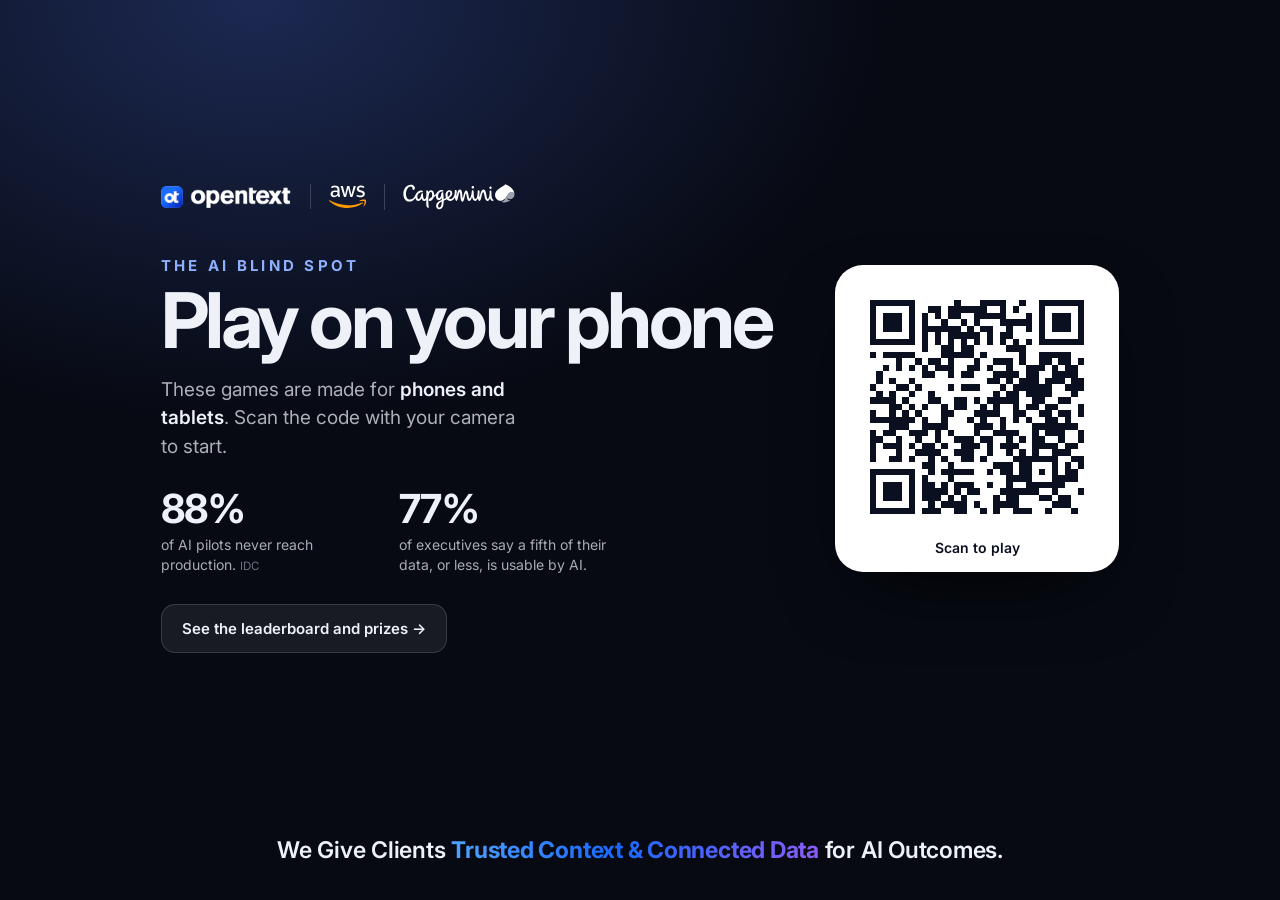
<file: games.html>
<!doctype html>
<html lang="en">
<head>
<meta charset="utf-8">
<meta name="robots" content="noindex, nofollow">
<meta name="viewport" content="width=device-width,initial-scale=1,viewport-fit=cover">
<title>Blind Spot Games</title>
<meta name="description" content="Quick phone games on the AI blind spot. Three attempts at each, your best one counts.">
<link rel="icon" href="icons/favicon.ico" sizes="any">
<link rel="icon" type="image/png" sizes="32x32" href="icons/favicon-32.png">
<link rel="icon" type="image/png" sizes="192x192" href="icons/icon-192.png">
<link rel="apple-touch-icon" href="icons/apple-touch-icon.png">
<meta name="theme-color" content="#070a13">
<meta property="og:type" content="website">
<meta property="og:site_name" content="The AI Blind Spot">
<meta property="og:title" content="Pick a game · The AI Blind Spot">
<meta property="og:description" content="Quick phone games on the AI blind spot. Three attempts at each, your best one counts.">
<meta property="og:url" content="https://mithya-team.github.io/ai-blind-spot/games.html">
<meta property="og:image" content="https://mithya-team.github.io/ai-blind-spot/og/games.png">
<meta property="og:image:width" content="1200">
<meta property="og:image:height" content="630">
<meta property="og:image:alt" content="Pick a game, co-branded by OpenText, AWS and Capgemini">
<meta name="twitter:card" content="summary_large_image">
<meta name="twitter:title" content="Pick a game · The AI Blind Spot">
<meta name="twitter:description" content="Quick phone games on the AI blind spot. Three attempts at each, your best one counts.">
<meta name="twitter:image" content="https://mithya-team.github.io/ai-blind-spot/og/games.png">
<link rel="preconnect" href="https://fonts.googleapis.com">
<link rel="preconnect" href="https://fonts.gstatic.com" crossorigin>
<link href="https://fonts.googleapis.com/css2?family=Inter:wght@400;500;600;700&display=swap" rel="stylesheet">
<style>
  /* Games page: pick a game. Phones get a single column of compact cards; wide screens get tall poster
     cards side by side (three across, or all five across from 1280px when there are more than three). */
  :root {
    --ink: #070a13; --fg: #eef1f8; --dim: rgba(238,241,248,.64); --faint: rgba(238,241,248,.42);
    --line: rgba(255,255,255,.11); --glass: rgba(255,255,255,.06); --halo: #8fb0ff; --gold: #f1d48a;
    --font-ui: Inter, -apple-system, BlinkMacSystemFont, "Segoe UI", sans-serif;
    --font-head: Inter, -apple-system, sans-serif;
    color-scheme: dark;
  }
  * { box-sizing: border-box; }
  [hidden] { display: none !important; }
  html { background: var(--ink); }
  body { margin: 0; min-height: 100vh; color: var(--fg); font-family: var(--font-ui); background: var(--ink); -webkit-font-smoothing: antialiased; -webkit-tap-highlight-color: transparent; overflow-x: hidden; }
  .sky { position: absolute; inset: 0 0 auto 0; height: 460px; overflow: hidden; pointer-events: none; }
  .sky::before { content: ""; position: absolute; width: 620px; height: 620px; right: -260px; top: -360px; border-radius: 50%; background: radial-gradient(closest-side, transparent 55%, rgba(143,176,255,.3) 58%, rgba(143,176,255,.1) 68%, transparent 100%); }
  .sky::after { content: ""; position: absolute; inset: 0; background: radial-gradient(520px 340px at 18% 0%, rgba(54,78,160,.4), transparent 70%), linear-gradient(180deg, transparent 60%, var(--ink)); }
  .wrap { position: relative; max-width: 460px; margin: 0 auto; padding: max(22px, env(safe-area-inset-top)) max(16px, env(safe-area-inset-right)) 40px max(16px, env(safe-area-inset-left)); }
  .top { display: flex; align-items: center; justify-content: space-between; gap: 10px; }
  .top .right { display: flex; align-items: center; gap: 8px; min-width: 0; }
  .bs-logos { display: inline-flex; gap: 7px; vertical-align: middle; }
  .bs-lg { width: 32px; height: 32px; border-radius: 23%; overflow: hidden; display: block; box-shadow: 0 0 0 1px rgba(255,255,255,.16), 0 6px 14px -6px rgba(0,0,0,.7); }
  .bs-ot img { display: block; width: 108%; height: 108%; margin: -4%; }
  .lbbtn { display: inline-flex; align-items: center; gap: 7px; font-size: 13px; font-weight: 600; color: var(--fg); text-decoration: none; padding: 9px 13px 9px 11px; border-radius: 99px; background: var(--glass); border: 1px solid var(--line); white-space: nowrap; }
  .lbbtn svg { width: 15px; height: 15px; color: var(--gold); }
  .who { display: flex; align-items: center; justify-content: space-between; gap: 10px; padding: 9px 6px 9px 13px; margin: 18px 0 0; border-radius: 99px; background: var(--glass); border: 1px solid var(--line); font-size: 13.5px; min-width: 0; }
  .who span { display: flex; align-items: center; gap: 9px; min-width: 0; }
  .who b { font-weight: 600; overflow: hidden; text-overflow: ellipsis; white-space: nowrap; }
  .who i { flex: none; width: 8px; height: 8px; border-radius: 50%; background: #5ee0a0; box-shadow: 0 0 0 4px rgba(94,224,160,.16); }
  .who button { flex: none; font: inherit; font-size: 12.5px; color: var(--faint); background: none; border: 0; padding: 4px 8px; cursor: pointer; }
  .who.desk { display: none; }
  .headrow { margin: 26px 0 18px; }
  h1 { font-family: var(--font-head); font-weight: 700; font-size: clamp(36px, 10.5vw, 44px); line-height: 1; letter-spacing: -.04em; margin: 0 0 8px; }
  .sub { font-size: 14.5px; line-height: 1.45; color: var(--dim); margin: 0; }
  .standing { display: flex; align-items: center; justify-content: space-between; gap: 10px; margin-top: 14px; padding: 11px 14px; border-radius: 14px; background: var(--glass); border: 1px solid var(--line); font-size: 13.5px; color: var(--dim); text-decoration: none; }
  .standing b { color: var(--fg); font-weight: 600; }
  /* OpenText's AI Ladder, climbed by playing: sign in, then one rung for each game played. */
  .ladder { margin: 0 0 16px; padding: 12px 14px 13px; border-radius: 16px; background: var(--glass); border: 1px solid var(--line); }
  .ladder .lh { display: flex; align-items: baseline; justify-content: space-between; gap: 12px; margin-bottom: 10px; font-size: 12.5px; line-height: 1.35; color: var(--dim); }
  .ladder .lh b { color: var(--fg); font-weight: 600; }
  .ladder .lh a { flex: none; color: var(--halo, #8fb0ff); font-weight: 600; text-decoration: none; white-space: nowrap; }
  .ladder ol { list-style: none; margin: 0; padding: 0; display: grid; grid-template-columns: repeat(4, minmax(0, 1fr)); gap: 5px; align-items: end; }
  .ladder li { font-size: 10.5px; font-weight: 600; line-height: 1.2; text-align: center; color: var(--faint); text-wrap: balance; }
  .ladder li::before { content: ""; display: block; height: calc(5px + var(--k) * 4px); border-radius: 3px; background: rgba(255,255,255,.12); margin-bottom: 6px; }
  .ladder li.on { color: var(--fg); }
  .ladder li.on::before { background: linear-gradient(90deg, #4fa3ff, #1968ff 60%, #8b5cf6); }
  .ladder li.cur::before { box-shadow: 0 0 12px rgba(79,163,255,.75); }
  .game .eye { display: block; margin-bottom: 8px; font-size: 10.5px; font-weight: 700; letter-spacing: .16em; text-transform: uppercase; opacity: .72; }

  /* ---- Game cards ---- */
  #games { display: grid; gap: 14px; }
  .game {
    position: relative; display: flex; flex-direction: column; overflow: hidden; min-height: 188px; padding: 20px 20px 18px;
    border-radius: 28px; text-decoration: none; color: inherit; isolation: isolate;
    box-shadow: 0 30px 50px -36px #000, inset 0 0 0 1px rgba(255,255,255,.1), inset 0 1px 0 rgba(255,255,255,.18);
    transition: transform .18s cubic-bezier(.2,.8,.2,1);
  }
  .game:active { transform: scale(.98); }
  .game .art { position: absolute; right: 0; top: 0; height: 100%; aspect-ratio: 200 / 188; z-index: -1; -webkit-mask-image: linear-gradient(90deg, transparent, #000 46%); mask-image: linear-gradient(90deg, transparent, #000 46%); }
  .g2 .art { -webkit-mask-image: linear-gradient(90deg, transparent 14%, #000 62%); mask-image: linear-gradient(90deg, transparent 14%, #000 62%); }
  .game .t { max-width: 62%; }
  .game h2 { margin: 0 0 8px; line-height: .98; }
  .game p { margin: 0; font-size: 13.5px; line-height: 1.42; opacity: .8; text-wrap: pretty; }
  .foot { display: flex; align-items: center; justify-content: space-between; gap: 10px; margin-top: auto; padding-top: 16px; }
  .status { display: inline-flex; align-items: center; gap: 9px; font-size: 12px; font-weight: 600; padding: 7px 12px 7px 10px; border-radius: 99px; backdrop-filter: blur(6px); -webkit-backdrop-filter: blur(6px); }
  .status .d { display: inline-flex; gap: 3px; }
  .status .d i { width: 6px; height: 6px; border-radius: 50%; background: currentColor; opacity: .25; }
  .status .d i.on { opacity: 1; }
  .go { flex: none; width: 38px; height: 38px; border-radius: 50%; display: flex; align-items: center; justify-content: center; }
  .go b { display: none; }
  .go svg { width: 16px; height: 16px; }
  .g1 { background: radial-gradient(300px 220px at 82% 28%, #1c3170, #0a1535 62%, #070f28); }
  .game h2 { font-family: var(--font-head); font-weight: 700; font-size: 32px; letter-spacing: -.03em; }
  .g1 h2 { color: #f6dc98; }
  .g1 .status { background: rgba(217,178,95,.16); color: #f6dc98; }
  .g1 .go { background: linear-gradient(160deg, #f8e3a8, #c99a3f); color: #1a1405; }
  .g2 { background: linear-gradient(180deg, #17506f 0%, #0d2a40 48%, #050a12 100%); }
  .g2 h2 { color: #c9f4ff; }
  .g2 .status { background: rgba(120,220,255,.14); color: #bff1ff; }
  .g2 .go { background: linear-gradient(160deg, #d6f7ff, #6fd2f5); color: #04202c; }
  .g3 { background: radial-gradient(320px 240px at 80% 24%, #3d3577, #211d47 58%, #171431); color: #f3efff; }
  .g3 h2 { color: #e6dcff; }
  .g3 .status { background: rgba(217,204,255,.14); color: #e6dcff; }
  .g3 .go { background: linear-gradient(160deg, #f1eaff, #b7a2f4); color: #1d1640; }
  .g4 { background: radial-gradient(300px 220px at 82% 28%, #14503e, #0a2a22 60%, #06150f); }
  .g4 h2 { color: #b6f7d6; }
  .g4 .status { background: rgba(125,240,184,.14); color: #b6f7d6; }
  .g4 .go { background: linear-gradient(160deg, #c9fbe2, #5fd6a0); color: #04251a; }
  .g5 { background: radial-gradient(320px 240px at 80% 26%, #5a1f3d, #2c1024 60%, #1a0a16); }
  .g5 h2 { color: #ffc4d0; }
  .g5 .status { background: rgba(255,157,178,.14); color: #ffc4d0; }
  .g5 .go { background: linear-gradient(160deg, #ffe0e7, #ff8fa8); color: #2a0a16; }

  /* Card art motion */
  .thread { stroke-dasharray: 1; stroke-dashoffset: 1; animation: draw 6.5s linear infinite; }
  @keyframes draw { 0% { stroke-dashoffset: 1; opacity: 1; } 46% { stroke-dashoffset: 0; opacity: 1; } 80% { stroke-dashoffset: 0; opacity: 1; } 92%, 100% { stroke-dashoffset: 0; opacity: 0; } }
  .node { animation: lit 6.5s linear infinite; }
  @keyframes lit { 0% { fill: #0c1a3e; } 3%, 72% { fill: #f1d48a; } 86%, 100% { fill: #0c1a3e; } }
  .void { transform-box: fill-box; transform-origin: center; animation: spin 14s linear infinite; }
  @keyframes spin { to { transform: rotate(360deg); } }
  .strata { animation: fall 3.2s linear infinite; }
  @keyframes fall { to { transform: translateY(-64px); } }
  .orb { transform-box: fill-box; transform-origin: center; animation: orb 2.6s ease-in-out infinite alternate; }
  @keyframes orb { from { transform: translateX(-9px) scale(.94); } to { transform: translateX(9px) scale(1.04); } }
  .pane { transform-box: fill-box; transform-origin: center; animation: bob 5s ease-in-out infinite alternate; }
  .pane.b { animation-duration: 6.4s; animation-delay: -2s; }
  @keyframes bob { from { transform: translateY(5px) rotate(-1.5deg); } to { transform: translateY(-6px) rotate(1.5deg); } }
  .slash { stroke-dasharray: .42 2; stroke-dashoffset: .42; animation: slash 4.2s cubic-bezier(.6,0,.2,1) infinite; }
  @keyframes slash { 0%, 30% { stroke-dashoffset: .42; } 62%, 100% { stroke-dashoffset: -1.05; } }
  .shine { animation: shine 4.2s ease-in-out infinite; }
  .slide { animation: slide 3.4s ease-in-out infinite alternate; }
  @keyframes slide { from { transform: translateX(-46px); } to { transform: translateX(40px); } }
  .sig { animation: sig 1.2s linear infinite; }
  @keyframes sig { to { stroke-dashoffset: -14; } }
  .beat { transform-box: fill-box; transform-origin: center; animation: beat 1s ease-in-out infinite; }
  @keyframes beat { 0%, 30%, 100% { transform: scale(1); } 12% { transform: scale(1.5); } }
  .rise { animation: bob 4.4s ease-in-out infinite alternate; transform-box: fill-box; transform-origin: center; }
  .rise.b { animation-duration: 5.6s; animation-delay: -2s; }
  .ecg { stroke-dasharray: 1; animation: ecg 3s linear infinite; }
  @keyframes ecg { from { stroke-dashoffset: 1; } to { stroke-dashoffset: 0; } }
  @keyframes shine { 0%, 100% { opacity: .15; } 50% { opacity: .75; } }

  .note { font-size: 12px; line-height: 1.6; color: var(--faint); text-align: center; margin: 22px 0 0; }

  @keyframes rise { from { opacity: 0; transform: translateY(14px); } }
  .wrap > .top, .wrap > .who, .headrow, #games > *, .note { animation: rise .7s cubic-bezier(.2,.8,.2,1) backwards; }
  .headrow { animation-delay: .06s; } #games > :nth-child(1) { animation-delay: .14s; } #games > :nth-child(2) { animation-delay: .22s; } #games > :nth-child(3) { animation-delay: .3s; } #games > :nth-child(4) { animation-delay: .38s; } #games > :nth-child(5) { animation-delay: .46s; } .note { animation-delay: .5s; }

  /* Wide screens: three tall poster cards. */
  @media (min-width: 980px) {
    .wrap { max-width: 1280px; min-height: 100vh; display: flex; flex-direction: column; padding-top: 26px; padding-bottom: 30px; }
    .sky { height: 620px; }
    .sky::before { width: 980px; height: 980px; right: -340px; top: -620px; }
    .who.mob { display: none; }
    .who.desk { display: flex; margin: 0; padding: 7px 4px 7px 13px; }
    .headrow { display: flex; align-items: flex-end; justify-content: space-between; gap: 24px; margin: 38px 2px 24px; }
    h1 { font-size: clamp(52px, 4.8vw, 68px); margin-bottom: 10px; }
    .sub { font-size: 16.5px; }
    .standing { margin: 0 0 4px; padding: 12px 16px; gap: 18px; font-size: 14.5px; white-space: nowrap; }
    .ladder { display: grid; grid-template-columns: minmax(0, 1fr) minmax(0, 1.3fr); gap: 28px; align-items: center; margin: 0 0 20px; padding: 14px 20px; }
    .ladder .lh { margin: 0; font-size: 14.5px; }
    .ladder li { font-size: 12.5px; }
    .game .eye { font-size: 11.5px; margin-bottom: 10px; }
    #games { grid-template-columns: repeat(3, minmax(0, 1fr)); gap: 20px; flex: 1; }
    .game { padding: 0; min-height: 0; border-radius: 32px; }
    .game:hover { transform: translateY(-6px); }
    .game .art, .g2 .art { position: relative; display: block; width: 100%; height: auto; z-index: 0; -webkit-mask-image: linear-gradient(180deg, #000 74%, transparent); mask-image: linear-gradient(180deg, #000 74%, transparent); }
    .game .t { position: relative; z-index: 1; max-width: none; padding: 0 30px; margin-top: -14px; }
    .game h2 { margin-bottom: 12px; }
    .game h2 { font-size: 44px; }
    .game p { font-size: 15.5px; line-height: 1.5; max-width: 34ch; }
    .foot { flex-direction: column; align-items: stretch; gap: 14px; padding: 22px 30px 30px; }
    .status { align-self: flex-start; font-size: 13px; }
    .go { width: 100%; height: 56px; border-radius: 18px; gap: 10px; font-size: 16.5px; font-weight: 700; box-shadow: inset 0 1px 0 rgba(255,255,255,.3), inset 0 -2px 0 rgba(0,0,0,.12); }
    .go b { display: inline; font-weight: 700; }
    .note { margin-top: 20px; }
  }
  /* More than three games: all of them across on a wide enough screen, with slimmer type. */
  @media (min-width: 1280px) {
    .wrap.many { max-width: 1640px; }
    .many #games { grid-template-columns: repeat(var(--n), minmax(0, 1fr)); gap: 16px; }
    .many .game .t { padding: 0 22px; }
    .many .game h2 { font-size: clamp(30px, 2.5vw, 40px); }
    .many .game p { font-size: 14.5px; }
    .many .foot { padding: 18px 22px 24px; }
    .many .go { font-size: 15px; height: 52px; }
    .many .status { font-size: 12px; white-space: nowrap; }
  }
  @media (min-width: 980px) and (max-height: 860px) {
    .game .art, .g2 .art { width: auto; height: 34vh; margin: 0 auto; }
    .g2 .art { -webkit-mask-image: linear-gradient(90deg, transparent, #000 22%, #000 78%, transparent); mask-image: linear-gradient(90deg, transparent, #000 22%, #000 78%, transparent); }
    .headrow { margin-top: 24px; margin-bottom: 18px; }
  }
  @media (prefers-reduced-motion: reduce) { *, *::before, *::after { animation: none !important; } .thread { stroke-dashoffset: 0; } .node { fill: #f1d48a; } .slash { stroke-dashoffset: -.3; } }
</style>
</head>
<body>
<div class="sky" aria-hidden="true"></div>
<div class="wrap">
  <header class="top">
    <span id="logos"></span>
    <span class="right">
      <div class="who desk"><span><i></i><b class="whoname"></b></span><button type="button" class="notme">Not you?</button></div>
      <a class="lbbtn" href="leaderboard.html"><svg viewBox="0 0 24 24" fill="none" stroke="currentColor" stroke-width="2" stroke-linecap="round" stroke-linejoin="round" aria-hidden="true"><path d="M7 4h10v5a5 5 0 0 1-10 0V4zM7 6H4v1a3 3 0 0 0 3 3M17 6h3v1a3 3 0 0 1-3 3M12 14v4M8.5 20h7"/></svg>Leaderboard</a>
    </span>
  </header>
  <div class="who mob"><span><i></i><b class="whoname"></b></span><button type="button" class="notme">Not you?</button></div>
  <div class="headrow">
    <div><h1>Pick a game</h1><p class="sub">Three attempts at each game. Your best one counts.</p></div>
    <a class="standing" id="standing" href="leaderboard.html" hidden></a>
  </div>
  <div class="ladder" id="ladder" aria-label="The AI Ladder">
    <div class="lh"><span id="ladline"></span><a href="leaderboard.html">Prizes →</a></div>
    <ol id="ladrungs"></ol>
  </div>
  <div id="games">
  <a class="game g4" href="stack-up.html">
    <svg class="art" viewBox="0 0 200 188" preserveAspectRatio="xMidYMid meet" aria-hidden="true">
      <defs><radialGradient id="sg"><stop offset="0" stop-color="#5fe0a8" stop-opacity=".3"/><stop offset="1" stop-color="#5fe0a8" stop-opacity="0"/></radialGradient></defs>
      <circle cx="120" cy="110" r="96" fill="url(#sg)"/>
      <g stroke="#9cc0ff" stroke-opacity=".5" stroke-dasharray="2 4"><line x1="64" y1="106" x2="64" y2="30"/><line x1="176" y1="106" x2="176" y2="30"/></g>
      <path d="M44 172l10 -7h146l-10 7z" fill="#7df0b8" fill-opacity=".22"/><rect x="44" y="172" width="146" height="6" fill="#7df0b8" fill-opacity=".12"/>
      <g><path d="M182 150l8 -5.6v22l-8 5.6z" fill="#163d33"/><path d="M58 150l8 -5.6h124l-8 5.6z" fill="#4f9c82"/><rect x="58" y="150" width="124" height="22" fill="#1f5446"/><rect x="58" y="150" width="124" height="1" fill="#fff" fill-opacity=".45"/></g><g><path d="M182 128l8 -5.6v22l-8 5.6z" fill="#18433a"/><path d="M58 128l8 -5.6h124l-8 5.6z" fill="#56a68b"/><rect x="58" y="128" width="124" height="22" fill="#235c4c"/><rect x="58" y="128" width="124" height="1" fill="#fff" fill-opacity=".45"/></g><g><path d="M176 106l8 -5.6v22l-8 5.6z" fill="#123fae"/><path d="M64 106l8 -5.6h112l-8 5.6z" fill="#9cc0ff"/><rect x="64" y="106" width="112" height="22" fill="#1b55de"/><rect x="64" y="106" width="112" height="1" fill="#fff" fill-opacity=".45"/></g><g><path d="M174 84l8 -5.6v22l-8 5.6z" fill="#1c4a40"/><path d="M70 84l8 -5.6h104l-8 5.6z" fill="#60b397"/><rect x="70" y="84" width="104" height="22" fill="#296756"/><rect x="70" y="84" width="104" height="1" fill="#fff" fill-opacity=".45"/></g><g><path d="M168 62l8 -5.6v22l-8 5.6z" fill="#1f5046"/><path d="M70 62l8 -5.6h98l-8 5.6z" fill="#68bfa1"/><rect x="70" y="62" width="98" height="22" fill="#2d705e"/><rect x="70" y="62" width="98" height="1" fill="#fff" fill-opacity=".45"/></g>
      <g class="slide"><path d="M168 36l8 -5.6v22l-8 5.6z" fill="#22574b"/><path d="M70 36l8 -5.6h98l-8 5.6z" fill="#72caab"/><rect x="70" y="36" width="98" height="22" fill="#317a66"/><rect x="70" y="36" width="98" height="1" fill="#fff" fill-opacity=".45"/></g>
    </svg>
    <div class="t"><h2>Stack Up</h2><p>Build the six layers of your AI stack. Each one is only as wide as the layer beneath it.</p></div>
    <div class="foot"><span class="status" data-game="stack-up"></span><span class="go"><b></b><svg viewBox="0 0 24 24" fill="none" stroke="currentColor" stroke-width="2.4" stroke-linecap="round" stroke-linejoin="round" aria-hidden="true"><path d="M5 12h14M13 6l6 6-6 6"/></svg></span></div>
  </a>
  <a class="game g5" href="vital-signs.html">
    <svg class="art" viewBox="0 0 200 188" preserveAspectRatio="xMidYMid meet" aria-hidden="true">
      <defs>
        <radialGradient id="vg"><stop offset="0" stop-color="#ff7da0" stop-opacity=".34"/><stop offset="1" stop-color="#ff7da0" stop-opacity="0"/></radialGradient>
        <radialGradient id="o2" cx=".35" cy=".3"><stop offset="0" stop-color="#f4fdff"/><stop offset=".5" stop-color="#8fe0ff"/><stop offset="1" stop-color="#2f9bd8"/></radialGradient>
        <linearGradient id="vf" x1="0" y1="0" x2="0" y2="1"><stop offset=".6" stop-color="#1a0a16" stop-opacity="0"/><stop offset="1" stop-color="#1a0a16"/></linearGradient>
      </defs>
      <circle cx="124" cy="92" r="92" fill="url(#vg)"/>
      <path d="M84 84q20 -8 40 -6q20 -2 40 6q-8 34 -13 52q-2 20 2 40h-58q4 -20 2 -40q-5 -18 -13 -52z" fill="#ffaabe" fill-opacity=".1" stroke="#ffc8d6" stroke-opacity=".28"/>
      <g fill="none" stroke="#ffdce4" stroke-opacity=".34" stroke-width="1.6" stroke-linecap="round"><path d="M124 66v104M84 84l40 -3l40 3M84 84l-11 42l6 38M164 84l11 42l-6 38M124 92q-24 -2 -24 8M124 92q24 -2 24 8M124 104q-22 -2 -22 8M124 104q22 -2 22 8"/></g>
      <g fill="none" stroke="#ffecb4" stroke-width="1.3" stroke-dasharray="3 4" class="sig"><path d="M124 122v-56M124 94l-38 -7l-12 38M124 94l38 -7l12 38M124 122v46"/></g>
      <g stroke-width="9" stroke="#ff8caa" stroke-opacity=".5" stroke-linecap="round"><path d="M83 90l-8 30M165 90l8 30"/></g>
      <circle class="beat" cx="113" cy="98" r="5" fill="#ff7d99"/>
      <g fill="#180914" fill-opacity=".8" stroke-width="3.2" stroke-linecap="round">
        <circle cx="124" cy="44" r="19" stroke="#ffe6ec" stroke-opacity=".2"/><path d="M124 25a19 19 0 1 1 -18.5 14.6" fill="none" stroke="#ffe3ea"/>
        <circle cx="124" cy="124" r="13" stroke="#ffe6ec" stroke-opacity=".2"/><path d="M124 111a13 13 0 0 1 0 26" fill="none" stroke="#ffc46b"/>
        <circle cx="77" cy="106" r="11" stroke="#ffe6ec" stroke-opacity=".2"/><path d="M77 95a11 11 0 1 1 -11 11" fill="none" stroke="#ffe3ea"/>
        <circle cx="171" cy="106" r="11" stroke="#ffe6ec" stroke-opacity=".2"/><path d="M171 95a11 11 0 1 1 -11 11" fill="none" stroke="#ffe3ea"/>
      </g>
      <g fill="none" stroke="#ffd6e2" stroke-opacity=".8" stroke-width="1.4" stroke-linecap="round"><path d="M114 38q5 -5 10 0t10 0M114 45q5 -5 10 0t10 0M116 52q4 -4 8 0t8 0"/></g>
      <rect width="200" height="188" fill="url(#vf)"/>
      <g class="rise"><circle cx="42" cy="150" r="13" fill="url(#o2)" stroke="#fff" stroke-opacity=".8"/><text x="40" y="154.500" text-anchor="middle" font-family="Inter, sans-serif" font-size="11" font-weight="700" fill="#0b3550">O</text><text x="47.500" y="157" text-anchor="middle" font-family="Inter, sans-serif" font-size="6.500" font-weight="700" fill="#0b3550">2</text></g>
      <g class="rise b"><circle cx="24" cy="98" r="9" fill="url(#o2)" stroke="#fff" stroke-opacity=".8"/></g>
      <polyline class="ecg" pathLength="1" points="0,24 30,24 36,21 42,24 50,24 54,27 60,6 66,31 71,24 84,24 92,19 100,24 200,24" fill="none" stroke="#ff9db2" stroke-width="1.6" stroke-linejoin="round" stroke-opacity=".85"/>
    </svg>
    <div class="t"><h2>Vital Signs</h2><p>Context is the oxygen of AI. Keep the brain, nerves and muscles breathing.</p></div>
    <div class="foot"><span class="status" data-game="vital-signs"></span><span class="go"><b></b><svg viewBox="0 0 24 24" fill="none" stroke="currentColor" stroke-width="2.4" stroke-linecap="round" stroke-linejoin="round" aria-hidden="true"><path d="M5 12h14M13 6l6 6-6 6"/></svg></span></div>
  </a>
  <a class="game g1" href="golden-thread.html">
    <svg class="art" viewBox="0 0 200 188" preserveAspectRatio="xMidYMid meet" aria-hidden="true">
      <g fill="none" stroke="#d9b25f" stroke-opacity=".1"><circle cx="118" cy="92" r="34"/><circle cx="118" cy="92" r="58"/><circle cx="118" cy="92" r="82"/><circle cx="118" cy="92" r="106"/></g>
      <g class="void"><circle cx="98" cy="34" r="16" fill="#040816"/><circle cx="98" cy="34" r="16" fill="none" stroke="#e8785a" stroke-opacity=".7" stroke-dasharray="3 5"/><circle cx="98" cy="34" r="9.5" fill="none" stroke="#fff" stroke-opacity=".12" stroke-dasharray="14 8"/></g>
      <polyline class="thread" pathLength="1" points="36,138 76,74 118,110 148,42 184,88" fill="none" stroke="#d9b25f" stroke-opacity=".28" stroke-width="9" stroke-linejoin="round" stroke-linecap="round"/>
      <polyline class="thread" pathLength="1" points="36,138 76,74 118,110 148,42 184,88" fill="none" stroke="#fbe7b0" stroke-width="1.8" stroke-linejoin="round" stroke-linecap="round"/>
      <g stroke="#d9b25f" stroke-width="1.4">
        <circle class="node" cx="36" cy="138" r="10"/><circle class="node" style="animation-delay:.85s" cx="76" cy="74" r="10"/><circle class="node" style="animation-delay:1.5s" cx="118" cy="110" r="10"/><circle class="node" style="animation-delay:2.35s" cx="148" cy="42" r="10"/><circle class="node" style="animation-delay:3s" cx="184" cy="88" r="10"/>
        <circle cx="92" cy="160" r="7.5" fill="#0c1a3e" stroke-opacity=".45"/><circle cx="186" cy="24" r="7.5" fill="#0c1a3e" stroke-opacity=".45"/>
      </g>
    </svg>
    <div class="t"><h2>Golden Thread</h2><p>Connect scattered, unstructured content into one answer. Keep clear of the blind spots.</p></div>
    <div class="foot"><span class="status" data-game="golden-thread"></span><span class="go"><b></b><svg viewBox="0 0 24 24" fill="none" stroke="currentColor" stroke-width="2.4" stroke-linecap="round" stroke-linejoin="round" aria-hidden="true"><path d="M5 12h14M13 6l6 6-6 6"/></svg></span></div>
  </a>
  <a class="game g2" href="deep-dive.html">
    <svg class="art" viewBox="0 0 200 188" preserveAspectRatio="xMidYMid meet" aria-hidden="true">
      <defs>
        <radialGradient id="orb"><stop offset="0" stop-color="#fff"/><stop offset=".28" stop-color="#b9f0ff"/><stop offset="1" stop-color="#2aa9ff" stop-opacity="0"/></radialGradient>
        <linearGradient id="trail" x1="0" y1="1" x2="0" y2="0"><stop offset="0" stop-color="#b9f0ff" stop-opacity=".7"/><stop offset="1" stop-color="#b9f0ff" stop-opacity="0"/></linearGradient>
        <linearGradient id="fade2" x1="0" y1="0" x2="0" y2="1"><stop offset=".55" stop-color="#050a12" stop-opacity="0"/><stop offset="1" stop-color="#050a12" stop-opacity=".9"/></linearGradient>
      </defs>
      <g class="strata">
        <g stroke="#9fd8ff" stroke-opacity=".16"><line x1="-200" y1="20" x2="200" y2="20"/><line x1="-200" y1="84" x2="200" y2="84"/><line x1="-200" y1="148" x2="200" y2="148"/><line x1="-200" y1="212" x2="200" y2="212"/><line x1="-200" y1="276" x2="200" y2="276"/></g>
        <g fill="#9fd8ff" fill-opacity=".13" stroke="#9fd8ff" stroke-opacity=".5">
          <rect x="-10" y="46" width="78" height="15" rx="4"/><rect x="150" y="46" width="70" height="15" rx="4"/>
          <rect x="-10" y="110" width="78" height="15" rx="4"/><rect x="150" y="110" width="70" height="15" rx="4"/>
          <rect x="-10" y="174" width="78" height="15" rx="4"/><rect x="150" y="174" width="70" height="15" rx="4"/>
          <rect x="-10" y="238" width="78" height="15" rx="4"/><rect x="150" y="238" width="70" height="15" rx="4"/>
        </g>
        <g fill="#dff8ff"><rect x="104" y="92" width="7" height="9" rx="1.5"/><rect x="104" y="156" width="7" height="9" rx="1.5"/><rect x="104" y="220" width="7" height="9" rx="1.5"/><rect x="104" y="28" width="7" height="9" rx="1.5"/></g>
      </g>
      <g class="orb"><rect x="103" y="14" width="10" height="56" rx="5" fill="url(#trail)"/><circle cx="108" cy="72" r="36" fill="url(#orb)"/><circle cx="108" cy="72" r="6" fill="#fff"/></g>
      <rect x="-200" width="400" height="188" fill="url(#fade2)"/>
      <text x="186" y="30" text-anchor="end" font-family="Inter, sans-serif" font-size="13" font-weight="500" fill="#bff1ff" fill-opacity=".55">↓ 6,200 m</text>
    </svg>
    <div class="t"><h2>Deep Dive</h2><p>Most of what your company knows sits below the surface. Context is your AI’s oxygen: how deep can it go?</p></div>
    <div class="foot"><span class="status" data-game="deep-dive"></span><span class="go"><b></b><svg viewBox="0 0 24 24" fill="none" stroke="currentColor" stroke-width="2.4" stroke-linecap="round" stroke-linejoin="round" aria-hidden="true"><path d="M5 12h14M13 6l6 6-6 6"/></svg></span></div>
  </a>
  <a class="game g3" href="clear-cut.html">
    <svg class="art" viewBox="0 0 200 188" preserveAspectRatio="xMidYMid meet" aria-hidden="true">
      <defs>
        <linearGradient id="pr" x1="0" x2="1"><stop offset="0" stop-color="#ff7eb3"/><stop offset=".33" stop-color="#ffc44d"/><stop offset=".66" stop-color="#38d6c0"/><stop offset="1" stop-color="#6f8dff"/></linearGradient>
        <linearGradient id="glass" x1="0" y1="0" x2="1" y2="1"><stop offset="0" stop-color="#fff" stop-opacity=".34"/><stop offset="1" stop-color="#cfc4ff" stop-opacity=".1"/></linearGradient>
        <radialGradient id="seal" cx=".38" cy=".32"><stop offset="0" stop-color="#fff1c2"/><stop offset=".6" stop-color="#e3b548"/><stop offset="1" stop-color="#b98524"/></radialGradient>
        <radialGradient id="b1"><stop offset="0" stop-color="#8fa8ff" stop-opacity=".34"/><stop offset="1" stop-color="#8fa8ff" stop-opacity="0"/></radialGradient>
        <radialGradient id="b2"><stop offset="0" stop-color="#ff9ccb" stop-opacity=".26"/><stop offset="1" stop-color="#ff9ccb" stop-opacity="0"/></radialGradient>
      </defs>
      <circle cx="150" cy="40" r="70" fill="url(#b1)"/><circle cx="110" cy="160" r="60" fill="url(#b2)"/>
      <g class="pane"><g transform="rotate(-8 92 68)"><rect x="62" y="30" width="60" height="78" rx="11" fill="url(#glass)" stroke="#fff" stroke-opacity=".75" stroke-width="1.2"/><rect x="62" y="30" width="60" height="78" rx="11" fill="none" stroke="#b9a4f5" stroke-opacity=".25"/><g stroke="#fff" stroke-opacity=".3" stroke-width="3" stroke-linecap="round"><path d="M72 46h40M72 56h30M72 92h36"/></g><circle cx="92" cy="72" r="11" fill="#fff"/><path d="M86 72c2-4 10-4 12 0-2 4-10 4-12 0zM85 77l14-10" fill="none" stroke="#56628a" stroke-width="1.5" stroke-linecap="round"/></g></g>
      <g class="pane b"><g transform="translate(-6 -12) rotate(7 158 116)"><rect x="128" y="78" width="60" height="78" rx="11" fill="url(#glass)" stroke="#fff" stroke-opacity=".75" stroke-width="1.2"/><rect x="128" y="78" width="60" height="78" rx="11" fill="none" stroke="#b9a4f5" stroke-opacity=".25"/><g stroke="#fff" stroke-opacity=".3" stroke-width="3" stroke-linecap="round"><path d="M138 94h40M138 104h28M138 140h34"/></g><circle cx="158" cy="120" r="11" fill="#fff"/><path d="M153 116h10v8h-10zM155 127h6" fill="none" stroke="#56628a" stroke-width="1.5" stroke-linecap="round" stroke-linejoin="round"/></g></g>
      <g transform="translate(70 -118)"><circle cx="100" cy="150" r="17" fill="url(#seal)" stroke="#a87a22"/><circle cx="100" cy="150" r="12" fill="none" stroke="#8a611a" stroke-opacity=".5"/><path d="M94.5 150l4 4L106 146.5" fill="none" stroke="#6b4a10" stroke-width="2.2" stroke-linecap="round" stroke-linejoin="round"/><circle class="shine" cx="94" cy="143" r="4.5" fill="#fff"/></g>
      <path class="slash" pathLength="1" d="M34 132 L204 34" fill="none" stroke="url(#pr)" stroke-width="5" stroke-linecap="round"/>
    </svg>
    <div class="t"><h2>Clear Cut</h2><p>Cut through the barriers between your AI and your content. Never cut governance.</p></div>
    <div class="foot"><span class="status" data-game="clear-cut"></span><span class="go"><b></b><svg viewBox="0 0 24 24" fill="none" stroke="currentColor" stroke-width="2.4" stroke-linecap="round" stroke-linejoin="round" aria-hidden="true"><path d="M5 12h14M13 6l6 6-6 6"/></svg></span></div>
  </a>
  </div>
  <p class="note">Prototype: scores are saved on this device only for now.</p>
</div>
<script src="shared/config.js?v=23"></script>
<script src="shared/common.js?v=23"></script>
<script>
  if (!BS.hasPlayer()) location.replace('index.html');
  document.getElementById('logos').innerHTML = BS.LOGOS;
  // Each card: the idea the game is about, and its one-line description, from the shared registry.
  document.querySelectorAll('#games .game').forEach(card => {
    const meta = BS.GAMES[card.querySelector('.status').dataset.game], t = card.querySelector('.t');
    if (!meta) return;
    t.querySelector('p').textContent = meta.blurb;
    if (meta.idea && !t.querySelector('.eye')) t.insertAdjacentHTML('afterbegin', `<span class="eye">${BS.esc(meta.idea)}</span>`);
  });
  function render() {
    const p = BS.player(), me = (p.name + '|' + p.company).toLowerCase();
    document.querySelectorAll('.whoname').forEach(el => { el.textContent = p.name + ' · ' + p.company; });
    document.querySelectorAll('.status').forEach(el => {
      const id = el.dataset.game, g = BS.progress(id), mode = BS.nextMode(id), b = BS.best(id), left = BS.MAX_RUNS - g.runs.length;
      let text, cta;
      if (mode === 'ranked' && !g.runs.length) { text = 'Not played yet · about 90 sec'; cta = 'Play attempt 1 of 3'; }
      else if (mode === 'ranked') { text = `${left} ${left === 1 ? 'attempt' : 'attempts'} left · Best ${BS.fmt(b)}`; cta = `Play attempt ${g.runs.length + 1} of ${BS.MAX_RUNS}`; }
      else { text = `Complete · Best ${BS.fmt(b)}`; cta = 'See your result'; }
      const filled = g.runs.length;
      el.innerHTML = '<span class="d">' + [0, 1, 2].map(i => `<i class="${i < filled ? 'on' : ''}"></i>`).join('') + '</span>' + BS.esc(text);
      el.closest('.game').querySelector('.go b').textContent = cta;
    });
    const all = BS.overall(), rank = all.findIndex(r => r.key === me) + 1, st = document.getElementById('standing');
    st.hidden = !rank;
    if (rank) st.innerHTML = `<span>Your overall standing</span><b>#${rank} of ${all.length} · ${BS.fmt(all[rank - 1].score)} pts →</b>`;
    // The AI Ladder: where this player is, and what takes them up a rung.
    const played = Object.keys(BS.GAMES).filter(id => BS.progress(id).runs.length).length, rg = BS.rung(played);
    document.getElementById('ladrungs').innerHTML = BS.LADDER.map((n, i) => `<li class="${i < rg.n ? 'on' : ''}${i === rg.n - 1 ? ' cur' : ''}" style="--k:${i}">${n}</li>`).join('');
    document.getElementById('ladline').innerHTML = `<b>AI Ladder · ${BS.esc(rg.name)}.</b> ` + (rg.next ? `Play ${played ? 'one more game' : 'your first game'} to reach ${BS.esc(rg.next)}.` : 'You\u2019re at the top.');
  }
  document.querySelectorAll('.notme').forEach(b => { b.hidden = !BS.CFG.allowSwitchPlayer; b.onclick = () => { BS.clearPlayer(); location.href = BS.touch ? 'index.html' : 'index.html?signin'; }; });
  const cards = document.querySelectorAll('#games .game').length;
  document.querySelector('.wrap').classList.toggle('many', cards > 3);
  document.getElementById('games').style.setProperty('--n', cards);
  render();
  window.addEventListener('pageshow', render);
  window.addEventListener('bs:sync', render); // the shared leaderboard arrived: attempts and standing may have changed
</script>
</body>
</html>
</file>
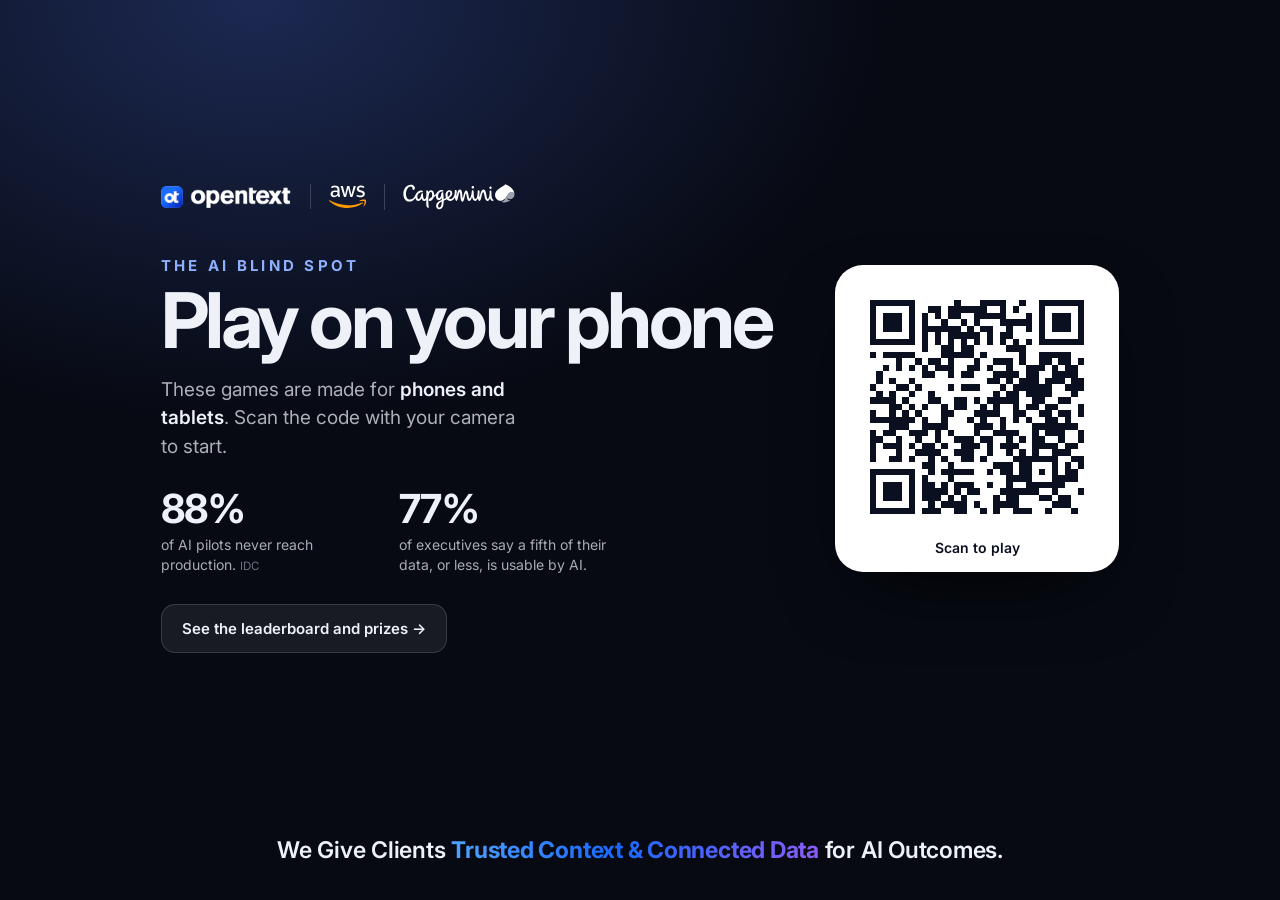
<file: golden-thread.html>
<!doctype html>
<html lang="en">
<head>
<meta charset="utf-8">
<meta name="robots" content="noindex, nofollow">
<meta name="viewport" content="width=device-width,initial-scale=1,maximum-scale=1,user-scalable=no,viewport-fit=cover">
<title>Golden Thread</title>
<meta name="description" content="Connect scattered, unstructured content into one answer. Connected data is context.">
<link rel="icon" href="icons/favicon.ico" sizes="any">
<link rel="icon" type="image/png" sizes="32x32" href="icons/favicon-32.png">
<link rel="icon" type="image/png" sizes="192x192" href="icons/icon-192.png">
<link rel="apple-touch-icon" href="icons/apple-touch-icon.png">
<meta name="theme-color" content="#070a13">
<meta property="og:type" content="website">
<meta property="og:site_name" content="The AI Blind Spot">
<meta property="og:title" content="Golden Thread · The AI Blind Spot">
<meta property="og:description" content="Connect scattered, unstructured content into one answer. Connected data is context.">
<meta property="og:url" content="https://mithya-team.github.io/ai-blind-spot/golden-thread.html">
<meta property="og:image" content="https://mithya-team.github.io/ai-blind-spot/og/golden-thread.png">
<meta property="og:image:width" content="1200">
<meta property="og:image:height" content="630">
<meta property="og:image:alt" content="Golden Thread, co-branded by OpenText, AWS and Capgemini">
<meta name="twitter:card" content="summary_large_image">
<meta name="twitter:title" content="Golden Thread · The AI Blind Spot">
<meta name="twitter:description" content="Connect scattered, unstructured content into one answer. Connected data is context.">
<meta name="twitter:image" content="https://mithya-team.github.io/ai-blind-spot/og/golden-thread.png">
<link rel="preconnect" href="https://fonts.googleapis.com">
<link rel="preconnect" href="https://fonts.gstatic.com" crossorigin>
<link href="https://fonts.googleapis.com/css2?family=Inter:wght@400;500;600;700&display=swap" rel="stylesheet">
<link rel="stylesheet" href="shared/common.css?v=23">
<style>
  :root {
    --bg: #081329; --fg: #f3ead6; --accent: #d9b25f; --on-accent: #0b1733;
    --card: rgba(9, 20, 46, .84); --line: rgba(217, 178, 95, .26); --chip: rgba(217, 178, 95, .08);
    --input: rgba(255, 255, 255, .04); --scrim: rgba(4, 10, 24, .35); --shadow: 0 24px 70px rgba(0, 0, 0, .55);
    --font-display: Inter, -apple-system, sans-serif; --display-weight: 700; --display-tracking: -.025em; --font-ui: Inter, -apple-system, sans-serif;
    --demo-bg: #0c1838;
  }
</style>
</head>
<body>
<canvas id="c"></canvas>
<script src="shared/config.js?v=23"></script>
<script src="shared/common.js?v=23"></script>
<script>
(() => {
  const cv = document.getElementById('c');
  const GOLD = '#d9b25f', GOLD_L = '#f6dc98', INK = '#0b1733', RED = '#e0795f';
  const G_RGB = '255,224,150', E_RGB = '255,128,92'; // glow tints: gold leaf, ember
  const SERIF = 'Inter, -apple-system, sans-serif'; // one typeface across the set
  const DURATION = +(BS.params.get('t') || 75);
  const TYPES = ['contract', 'email', 'invoice', 'ticket', 'customer'];
  const NAME = { contract: 'Contract', email: 'Email', invoice: 'Invoice', ticket: 'Ticket', customer: 'Customer' };
  const HUD_H = 84;
  const TAU = Math.PI * 2;
  const DPR = Math.min(2, window.devicePixelRatio || 1); // same cap as BS.fit
  const RM = !!(window.matchMedia && window.matchMedia('(prefers-reduced-motion: reduce)').matches);
  const MAX_PARTS = 150;
  const rand = (a, b) => a + Math.random() * (b - a);
  const clamp = (v, a, b) => Math.max(a, Math.min(b, v));
  const backOut = t => { t = clamp(t, 0, 1) - 1; return 1 + 2.70158 * t * t * t + 1.70158 * t * t; };
  const hr = k => { const s = Math.sin(k * 127.1 + 311.7) * 43758.5453; return s - Math.floor(s); };
  const seeded = s => () => hr(s++ * 1.618 + .37);

  let ctx, W, H, R, bg, hintAt = 0, hudGrad, barGrad, digW = 0;
  let FLOOR = 0, CHIP_Y = 0, BOT = 0, chipHold = 0, hinted = false;
  let LS = 1; // the words grow on tablets, computers and the TV, where the fragments are bigger too // bottom furniture: the shell's strip, the state chip above it, and where play stops
  let nodes = [], voids = [], chain = [], trail = [], art = [], flashes = [], parts = [], pops = [];
  let running = false, over = false, time = 0, clock = 0, score = 0, longest = 0, fulls = 0, connected = 0, lost = 0, warned = 0;
  let ptr = null, snapped = false, redFlash = 0, spawnCd = 0, voidHinted = false;
  // display-only state
  let shown = 0, countHold = 0, scoreBump = 0, worth = null, worthA = 0, worthBump = 0, shake = 0, overT = 0;
  let breaks = [], rays = [], typeBump = {};
  let lite = false, slow = 0; // lite: set if the phone can't hold the frame rate; drops the purely decorative layers
  const par = { x: 0, y: 0 };
  const flecks = Array.from({ length: 26 }, (_, i) => ({ x: hr(i * 3.1 + .5), y: hr(i * 5.7 + 1), z: .25 + .75 * hr(i * 9.3 + 2), ph: hr(i * 2.2 + 3) * TAU }));

  function resize() {
    ({ ctx, w: W, h: H } = BS.fit(cv));
    R = clamp(Math.min(W, H) * 0.056, 18, 27);
    bg = paintBackground(W, H, cv.width, cv.height);
    hudGrad = ctx.createLinearGradient(0, 0, 0, HUD_H + 14);
    hudGrad.addColorStop(0, 'rgba(4,9,24,.94)'); hudGrad.addColorStop(.62, 'rgba(4,9,24,.6)'); hudGrad.addColorStop(1, 'rgba(4,9,24,0)');
    barGrad = ctx.createLinearGradient(18, 0, W - 18, 0);
    barGrad.addColorStop(0, '#b98a31'); barGrad.addColorStop(1, GOLD_L);
    layoutBottom();
    for (const n of nodes) { n.x = clamp(n.x, R, W - R); n.y = clamp(n.y, HUD_H + R, BOT - R - 13 * LS); }
  }
  // The shell's strip (caption, hosts, game, attempt) owns the bottom of the screen. The state chip sits just above
  // it, fragments stay above the chip, and the start hint sits above that.
  function layoutBottom() {
    const strip = document.querySelector('.bs-strip');
    const top = strip ? strip.getBoundingClientRect().top : 0;
    FLOOR = Math.min(H - (BS.SAFE_BOTTOM || 64), top > 0 ? top : H);
    LS = clamp(Math.min(W, H) / 600, 1, 1.5);
    CHIP_Y = FLOOR - 15 * LS; BOT = FLOOR - 28 * LS; hintAt = CHIP_Y;
  }

  // ---------- pre-rendered sprites (glows, medallions, coins, blind-spot layers) ----------
  const cache = new Map();
  const cached = (key, make) => { let s = cache.get(key); if (!s) cache.set(key, s = make()); return s; };
  function sprite(w, h, paint) {
    const s = document.createElement('canvas');
    s.width = Math.ceil(w * DPR); s.height = Math.ceil(h * DPR);
    const x = s.getContext('2d'); x.scale(DPR, DPR);
    paint(x, w, h);
    s.cw = w; s.ch = h;
    return s;
  }
  const glowSprite = rgb => cached('glow' + rgb, () => sprite(64, 64, x => {
    const g = x.createRadialGradient(32, 32, 0, 32, 32, 32);
    g.addColorStop(0, `rgba(${rgb},1)`); g.addColorStop(.22, `rgba(${rgb},.5)`); g.addColorStop(.55, `rgba(${rgb},.12)`); g.addColorStop(1, `rgba(${rgb},0)`);
    x.fillStyle = g; x.fillRect(0, 0, 64, 64);
  }));
  // Additive soft light. Multiplies the context's current alpha, then restores it.
  function glow(c, x, y, r, a, rgb = G_RGB) {
    if (a <= 0 || r <= 0) return;
    const pa = c.globalAlpha;
    c.globalAlpha = pa * Math.min(1, a); c.globalCompositeOperation = 'lighter';
    c.drawImage(glowSprite(rgb), x - r, y - r, r * 2, r * 2);
    c.globalAlpha = pa; c.globalCompositeOperation = 'source-over';
  }
  function star4(c, x, y, s) {
    const k = s * .2;
    c.beginPath();
    c.moveTo(x, y - s); c.lineTo(x + k, y - k); c.lineTo(x + s, y); c.lineTo(x + k, y + k);
    c.lineTo(x, y + s); c.lineTo(x - k, y + k); c.lineTo(x - s, y); c.lineTo(x - k, y - k);
    c.closePath(); c.fill();
  }
  const sizeKey = r => Math.round(r * 2) / 2;

  // Unlinked fragment: an engraved medallion on dark enamel.
  const medalSprite = (type, r) => cached(`m|${type}|${sizeKey(r)}`, () => {
    const pad = Math.ceil(r * .7), side = 2 * (r + pad), o = side / 2;
    return sprite(side, side, x => {
      let g = x.createRadialGradient(o, o, r * .8, o, o, r + pad);
      g.addColorStop(0, 'rgba(217,178,95,.26)'); g.addColorStop(.45, 'rgba(217,178,95,.07)'); g.addColorStop(1, 'rgba(217,178,95,0)');
      x.fillStyle = g; circle(x, o, o, r + pad); x.fill();
      x.fillStyle = 'rgba(2,5,14,.5)'; circle(x, o, o + 2, r + .5); x.fill();
      g = x.createRadialGradient(o - r * .3, o - r * .45, r * .1, o, o, r);
      g.addColorStop(0, '#1d3270'); g.addColorStop(.55, '#0e1c44'); g.addColorStop(1, '#070f28');
      x.fillStyle = g; circle(x, o, o, r); x.fill();
      const lg = x.createLinearGradient(o - r, o - r, o + r, o + r);
      lg.addColorStop(0, '#fdeebe'); lg.addColorStop(.45, GOLD); lg.addColorStop(1, '#a07c34');
      x.strokeStyle = lg; x.lineWidth = 1.7; circle(x, o, o, r - .85); x.stroke();
      x.strokeStyle = 'rgba(217,178,95,.4)'; x.lineWidth = .8; circle(x, o, o, r * .73); x.stroke();
      x.strokeStyle = '#fdecb8'; glyph(x, type, o, o, r, Math.max(1.3, r * .078));
    });
  });
  // The fine tick ring that turns slowly inside an unlinked medallion.
  const tickSprite = r => cached(`t|${sizeKey(r)}`, () => sprite(2 * r, 2 * r, x => {
    x.translate(r, r); x.lineWidth = .8; x.lineCap = 'butt';
    for (let i = 0; i < 40; i++) {
      const a = i / 40 * TAU, long = i % 5 === 0, r0 = r * (long ? .765 : .8), r1 = r * .885;
      x.strokeStyle = `rgba(232,196,118,${long ? .75 : .42})`;
      x.beginPath(); x.moveTo(Math.cos(a) * r0, Math.sin(a) * r0); x.lineTo(Math.cos(a) * r1, Math.sin(a) * r1); x.stroke();
    }
  }));
  // Linked fragment: a gold-leaf coin with a specular highlight and a beaded edge.
  const coinSprite = (type, r) => cached(`c|${type}|${sizeKey(r)}`, () => {
    const pad = Math.ceil(r * .9), side = 2 * (r + pad), o = side / 2;
    return sprite(side, side, x => {
      let g = x.createRadialGradient(o, o, r * .7, o, o, r + pad);
      g.addColorStop(0, 'rgba(255,208,112,.6)'); g.addColorStop(.4, 'rgba(255,208,112,.18)'); g.addColorStop(1, 'rgba(255,208,112,0)');
      x.fillStyle = g; circle(x, o, o, r + pad); x.fill();
      x.fillStyle = 'rgba(2,5,14,.45)'; circle(x, o, o + 2, r + .5); x.fill();
      g = x.createRadialGradient(o - r * .36, o - r * .44, r * .05, o, o, r * 1.04);
      g.addColorStop(0, '#fffbe8'); g.addColorStop(.2, '#fbe6a6'); g.addColorStop(.58, '#deb65a'); g.addColorStop(.88, '#b98a31'); g.addColorStop(1, '#8a6520');
      x.fillStyle = g; circle(x, o, o, r); x.fill();
      x.save(); circle(x, o, o, r); x.clip();
      x.lineWidth = .6; // leaf grain: faint diagonal hatching
      for (let i = -r * 2; i < r * 2; i += 2.6) {
        x.strokeStyle = `rgba(${hr(i) > .5 ? '255,250,225' : '110,76,16'},${.05 + .07 * hr(i + 9)})`;
        x.beginPath(); x.moveTo(o + i - r, o + r); x.lineTo(o + i + r, o - r); x.stroke();
      }
      g = x.createRadialGradient(o - r * .34, o - r * .5, 0, o - r * .34, o - r * .5, r * .62);
      g.addColorStop(0, 'rgba(255,255,255,.62)'); g.addColorStop(1, 'rgba(255,255,255,0)');
      x.fillStyle = g; x.fillRect(o - r, o - r, r * 2, r * 2);
      x.restore();
      x.strokeStyle = 'rgba(98,66,12,.75)'; x.lineWidth = 1; circle(x, o, o, r - .5); x.stroke();
      x.strokeStyle = 'rgba(255,248,220,.65)'; x.lineWidth = .8; circle(x, o, o, r - 2.2); x.stroke();
      x.fillStyle = 'rgba(112,78,18,.6)';
      for (let i = 0; i < 30; i++) { const a = i / 30 * TAU; circle(x, o + Math.cos(a) * r * .79, o + Math.sin(a) * r * .79, .65); x.fill(); }
      const lw = Math.max(1.35, r * .08);
      x.strokeStyle = 'rgba(255,250,228,.6)'; glyph(x, type, o + .6, o + .9, r * .98, lw);
      x.strokeStyle = INK; glyph(x, type, o, o, r * .98, lw);
    });
  });
  // Small beads for the type row.
  const miniSprite = (type, on) => cached(`i|${type}|${on}`, () => sprite(34, 34, x => {
    const o = 17, r = 10.5;
    if (on) {
      let g = x.createRadialGradient(o, o, r * .6, o, o, 17);
      g.addColorStop(0, 'rgba(255,208,112,.55)'); g.addColorStop(1, 'rgba(255,208,112,0)');
      x.fillStyle = g; circle(x, o, o, 17); x.fill();
      g = x.createRadialGradient(o - 3.6, o - 4.4, .5, o, o, r);
      g.addColorStop(0, '#fffbe8'); g.addColorStop(.3, '#f6dc98'); g.addColorStop(.8, '#cfa247'); g.addColorStop(1, '#9a7426');
      x.fillStyle = g; circle(x, o, o, r); x.fill();
      x.strokeStyle = 'rgba(98,66,12,.7)'; x.lineWidth = .8; circle(x, o, o, r - .4); x.stroke();
      x.strokeStyle = INK; glyph(x, type, o, o, 11.5, 1.25);
    } else {
      x.fillStyle = 'rgba(8,17,42,.94)'; circle(x, o, o, r); x.fill();
      x.strokeStyle = 'rgba(217,178,95,.55)'; x.lineWidth = 1; circle(x, o, o, r - .5); x.stroke();
      x.strokeStyle = 'rgba(246,220,152,.7)'; glyph(x, type, o, o, 11, 1.1);
    }
  }));

  // What each fragment is, in words, under its medallion: a still frame names every piece of content on screen.
  const nameSprite = (type, on, ls = 1) => cached(`nm|${type}|${on}|${ls}`, () => sprite(72 * ls, 16 * ls, x => {
    x.scale(ls, ls);
    x.font = '600 9.5px Inter, sans-serif'; x.textAlign = 'center'; x.textBaseline = 'middle';
    x.lineJoin = 'round'; x.strokeStyle = 'rgba(4,9,24,.78)'; x.lineWidth = 3; x.strokeText(NAME[type], 36, 8.5);
    x.fillStyle = on ? '#fff3cf' : 'rgba(246,220,152,.74)'; x.fillText(NAME[type], 36, 8.5);
  }));
  // The words that stay with every blind spot.
  const voidLabel = (ls = 1) => cached('vlab|' + ls, () => sprite(96 * ls, 16 * ls, x => {
    x.scale(ls, ls);
    x.font = '700 8px Inter, sans-serif'; x.textBaseline = 'middle';
    const w = spaced(x, 'BLIND SPOT', 0, 0, 1.3, 'left', true);
    x.lineJoin = 'round'; x.strokeStyle = 'rgba(3,5,14,.92)'; x.lineWidth = 3.5; x.fillStyle = '#ffc2ae';
    let px = 48 - w / 2;
    for (const ch of 'BLIND SPOT') { const cw = x.measureText(ch).width; x.textAlign = 'left'; x.strokeText(ch, px, 8.5); x.fillText(ch, px, 8.5); px += cw + 1.3; }
  }));

  // Blind spot layers, painted once at a reference radius and scaled per blind spot.
  const VR = 64, VS = VR * 3.3;
  const voidCore = () => cached('vcore', () => sprite(VS, VS, x => {
    const o = VS / 2;
    let g = x.createRadialGradient(o, o, VR * .7, o, o, VR * 1.62);
    g.addColorStop(0, 'rgba(1,2,8,.96)'); g.addColorStop(.4, 'rgba(2,3,10,.6)'); g.addColorStop(.7, 'rgba(3,5,14,.22)'); g.addColorStop(1, 'rgba(3,5,14,0)');
    x.fillStyle = g; circle(x, o, o, VR * 1.62); x.fill();
    g = x.createRadialGradient(o, o, 0, o, o, VR);
    g.addColorStop(0, '#000003'); g.addColorStop(.62, '#03020a'); g.addColorStop(1, '#0d0716');
    x.fillStyle = g; circle(x, o, o, VR); x.fill();
    g = x.createRadialGradient(o, o, VR * .86, o, o, VR * 1.14);
    g.addColorStop(0, 'rgba(226,96,64,0)'); g.addColorStop(.5, 'rgba(238,114,80,.4)'); g.addColorStop(1, 'rgba(226,96,64,0)');
    x.fillStyle = g; circle(x, o, o, VR * 1.14); x.fill();
  }));
  const voidArms = () => cached('varms', () => sprite(VR * 2, VR * 2, x => {
    x.translate(VR, VR); x.lineCap = 'round';
    const g = x.createRadialGradient(0, 0, VR * .06, 0, 0, VR * .92);
    g.addColorStop(0, 'rgba(150,140,240,0)'); g.addColorStop(.45, 'rgba(142,136,236,.3)'); g.addColorStop(1, 'rgba(172,152,246,.52)');
    x.strokeStyle = g;
    for (const [lw, a] of [[3.4, .3], [1.1, 1]]) {
      x.lineWidth = lw; x.globalAlpha = a;
      for (let arm = 0; arm < 7; arm++) {
        x.beginPath();
        for (let s = 0; s <= 44; s++) {
          const u = s / 44, r = VR * (.07 + .83 * u), t = arm / 7 * TAU + u * 3.9;
          s ? x.lineTo(Math.cos(t) * r, Math.sin(t) * r) : x.moveTo(Math.cos(t) * r, Math.sin(t) * r);
        }
        x.stroke();
      }
    }
  }));
  const voidRings = () => cached('vrings', () => sprite(VR * 2, VR * 2, x => {
    x.translate(VR, VR); x.lineCap = 'round';
    for (const [rad, n, rgb, a, lw] of [[.85, 5, '196,176,250', .3, 1.1], [.63, 4, '170,150,245', .4, 1.2], [.4, 3, '170,150,245', .34, 1.1]]) {
      x.strokeStyle = `rgba(${rgb},${a})`; x.lineWidth = lw;
      for (let j = 0; j < n; j++) { const a0 = j / n * TAU + rad * 5; x.beginPath(); x.arc(0, 0, VR * rad, a0, a0 + TAU / n * .6); x.stroke(); }
    }
  }));
  const voidWisps = () => cached('vwisps', () => sprite(VS, VS, x => {
    x.translate(VS / 2, VS / 2); x.lineCap = 'round';
    for (let w = 0; w < 9; w++) {
      const a0 = w / 9 * TAU + hr(w) * .4, reach = 1.28 + .3 * hr(w + 4);
      for (let s = 0; s < 14; s++) {
        const u0 = s / 14, u1 = (s + 1) / 14, r0 = VR * (.97 + (reach - .97) * u0), r1 = VR * (.97 + (reach - .97) * u1), t0 = a0 + u0 * 1.25, t1 = a0 + u1 * 1.25;
        x.strokeStyle = `rgba(2,3,10,${.6 * (1 - u0)})`; x.lineWidth = 10 * (1 - u0) + 1;
        x.beginPath(); x.moveTo(Math.cos(t0) * r0, Math.sin(t0) * r0); x.lineTo(Math.cos(t1) * r1, Math.sin(t1) * r1); x.stroke();
        if (w % 3 === 0) {
          x.strokeStyle = `rgba(236,122,90,${.34 * (1 - u0)})`; x.lineWidth = 1;
          x.beginPath(); x.moveTo(Math.cos(t0) * r0, Math.sin(t0) * r0); x.lineTo(Math.cos(t1) * r1, Math.sin(t1) * r1); x.stroke();
        }
      }
    }
  }));
  const sheenSprite = () => cached('sheen', () => sprite(96, 2, x => {
    const g = x.createLinearGradient(0, 0, 96, 0);
    g.addColorStop(0, 'rgba(255,236,190,0)'); g.addColorStop(.5, 'rgba(255,236,190,.075)'); g.addColorStop(1, 'rgba(255,236,190,0)');
    x.fillStyle = g; x.fillRect(0, 0, 96, 2);
  }));
  const dimSprite = () => cached('dim', () => sprite(64, 64, x => {
    const g = x.createRadialGradient(32, 32, 8, 32, 32, 46);
    g.addColorStop(0, 'rgba(120,24,14,.04)'); g.addColorStop(.5, 'rgba(150,34,22,.26)'); g.addColorStop(1, 'rgba(196,56,38,.9)');
    x.fillStyle = g; x.fillRect(0, 0, 64, 64);
  }));

  // ---------- background ----------
  // A guilloche rosette: bands of interlaced sine waves wrapped round a circle, as on a banknote.
  function rosette(x, cx, cy, rad, lobes, a) {
    x.lineWidth = .6;
    for (const [ri, ro, n, lines] of [[.6, 1, lobes, 8], [.34, .58, Math.round(lobes * .67), 6], [.12, .32, Math.round(lobes * .42), 5]]) {
      const mid = (ri + ro) / 2 * rad, amp = (ro - ri) / 2 * rad, steps = n * 28;
      for (let j = 0; j < lines; j++) {
        x.strokeStyle = `rgba(217,178,95,${a * (j % 2 ? 1 : .7)})`;
        x.beginPath();
        for (let s = 0; s <= steps; s++) {
          const t = s / steps * TAU, r = mid + amp * Math.sin(n * t + j / lines * TAU);
          s ? x.lineTo(cx + Math.cos(t) * r, cy + Math.sin(t) * r) : x.moveTo(cx + Math.cos(t) * r, cy + Math.sin(t) * r);
        }
        x.stroke();
      }
    }
    x.strokeStyle = `rgba(217,178,95,${a * 1.5})`;
    circle(x, cx, cy, rad * 1.035); x.stroke(); circle(x, cx, cy, rad * .59); x.stroke(); circle(x, cx, cy, rad * .33); x.stroke();
  }
  // Navy "engraved paper": wash, guilloche rosettes, star-chart rings, fixed stars, grain and a vignette. Painted once per size.
  function paintBackground(w, h, pw, ph) {
    const g = document.createElement('canvas');
    g.width = pw; g.height = ph;
    const x = g.getContext('2d');
    x.scale(pw / w, ph / h);
    const m = Math.min(w, h), M = Math.max(w, h), cx = w * .5, cy = h * .47;
    let grd = x.createRadialGradient(w * .5, h * .34, 0, w * .5, h * .52, M * .86);
    grd.addColorStop(0, '#1b3072'); grd.addColorStop(.42, '#0f1e49'); grd.addColorStop(.8, '#08122b'); grd.addColorStop(1, '#040919');
    x.fillStyle = grd; x.fillRect(0, 0, w, h);
    grd = x.createRadialGradient(cx, cy, 0, cx, cy, m * .72);
    grd.addColorStop(0, 'rgba(217,178,95,.075)'); grd.addColorStop(1, 'rgba(217,178,95,0)');
    x.fillStyle = grd; x.fillRect(0, 0, w, h);
    // flowing engraved lines across the lower half
    x.lineWidth = .7;
    for (let k = 0; k < 14; k++) {
      x.strokeStyle = `rgba(217,178,95,${0.018 + (k % 3) * 0.007})`;
      x.beginPath();
      for (let t = 0; t <= w + 6; t += 6) {
        const y = h * .68 + Math.sin(t / w * Math.PI * 1.6 + k * .38) * h * .15 + Math.sin(t / w * Math.PI * 5 + k) * 8 + (k - 7) * 9;
        t ? x.lineTo(t, y) : x.moveTo(t, y);
      }
      x.stroke();
    }
    // rosettes: one large in the middle, two bleeding off opposite corners for depth
    rosette(x, cx, cy, m * .43, 18, .062);
    rosette(x, w * 1.02, h * .08, m * .4, 14, .046);
    rosette(x, -w * .04, h * .95, m * .46, 16, .046);
    // star-chart furniture round the main rosette: a graduated ring, meridians, two great circles
    const r1 = m * .5;
    x.lineWidth = .7;
    x.strokeStyle = 'rgba(217,178,95,.085)'; circle(x, cx, cy, r1); x.stroke();
    for (let i = 0; i < 72; i++) {
      const a = i / 72 * TAU, long = i % 6 === 0, r0 = r1 - (long ? 7 : 3.5);
      x.strokeStyle = `rgba(217,178,95,${long ? .16 : .09})`;
      x.beginPath(); x.moveTo(cx + Math.cos(a) * r0, cy + Math.sin(a) * r0); x.lineTo(cx + Math.cos(a) * r1, cy + Math.sin(a) * r1); x.stroke();
    }
    x.strokeStyle = 'rgba(217,178,95,.035)';
    for (let i = 0; i < 12; i++) {
      const a = i / 12 * TAU + .13;
      x.beginPath(); x.moveTo(cx + Math.cos(a) * r1 * 1.04, cy + Math.sin(a) * r1 * 1.04); x.lineTo(cx + Math.cos(a) * M, cy + Math.sin(a) * M); x.stroke();
    }
    x.strokeStyle = 'rgba(217,178,95,.05)';
    circle(x, cx - m * .5, cy + M * .62, M * .82); x.stroke();
    circle(x, cx + m * .62, cy - M * .5, M * .74); x.stroke();
    // fixed stars
    for (let i = 0; i < Math.round(w * h / 4200); i++) {
      const sx = hr(i * 1.7 + 11) * w, sy = hr(i * 2.9 + 23) * h, b = hr(i * 4.3 + 5);
      x.fillStyle = `rgba(255,238,200,${.1 + .32 * b * b})`;
      circle(x, sx, sy, .45 + .7 * b * b); x.fill();
      if (b > .9) { x.fillStyle = 'rgba(255,238,200,.3)'; star4(x, sx, sy, 3.6); }
    }
    // paper grain
    for (let i = 0; i < w * h / 40; i++) {
      x.fillStyle = `rgba(255,236,200,${Math.random() * .04})`;
      x.fillRect(Math.random() * w, Math.random() * h, 1, 1);
    }
    // vignette
    grd = x.createRadialGradient(w / 2, h / 2, m * .42, w / 2, h / 2, Math.hypot(w, h) * .56);
    grd.addColorStop(0, 'rgba(2,4,12,0)'); grd.addColorStop(1, 'rgba(2,4,12,.62)');
    x.fillStyle = grd; x.fillRect(0, 0, w, h);
    return g;
  }
  // Live layers over the paper: a slow sheen and drifting gold flecks with a little parallax.
  function drawAmbient() {
    const t = RM ? 0 : clock;
    if (!RM && !lite) {
      const u = (clock % 16) / 8.5;
      if (u < 1) {
        const bw = W * .8;
        ctx.save();
        ctx.globalCompositeOperation = 'lighter'; ctx.globalAlpha = Math.sin(Math.PI * u);
        ctx.translate(-bw + (W + bw * 2) * u, H / 2); ctx.rotate(-.38);
        ctx.drawImage(sheenSprite(), -bw / 2, -H * .8, bw, H * 1.6);
        ctx.restore();
      }
    }
    ctx.fillStyle = GOLD_L;
    for (const f of flecks) {
      const x = f.x * W + Math.sin(t * .12 + f.ph) * 16 * f.z + par.x * f.z * 12;
      const y = (((f.y - t * .007 * f.z) % 1) + 1) % 1 * (H + 20) - 10 + par.y * f.z * 12;
      const a = (.1 + .36 * f.z * f.z) * (RM ? .8 : .6 + .4 * Math.sin(t * 1.3 + f.ph * 3));
      ctx.globalAlpha = a;
      circle(ctx, x, y, .5 + f.z); ctx.fill();
      if (f.z > .78 && !lite) { ctx.globalAlpha = 1; glow(ctx, x, y, 7, a * .55); }
    }
    ctx.globalAlpha = 1;
  }

  // ---------- spawning ----------
  function pickType() {
    const counts = TYPES.map(t => nodes.filter(n => n.type === t).length);
    const min = Math.min(...counts);
    if (Math.random() < .65) {
      const opts = TYPES.filter((t, i) => counts[i] === min);
      return opts[Math.floor(Math.random() * opts.length)];
    }
    return TYPES[Math.floor(Math.random() * TYPES.length)];
  }
  function spawnNode(delay = 0) {
    for (let i = 0; i < 40; i++) {
      const x = rand(R + 14, W - R - 14), y = rand(HUD_H + R + 6, BOT - R - 20 * LS);
      if (nodes.some(n => Math.hypot(n.x - x, n.y - y) < R * 3.1)) continue;
      if (voids.some(v => Math.hypot(v.x - x, v.y - y) < v.r + R * 2)) continue;
      if (ptr && Math.hypot(ptr.x - x, ptr.y - y) < R * 2.5) continue;
      const a = rand(0, Math.PI * 2), s = rand(5, 14);
      nodes.push({ x, y, vx: Math.cos(a) * s, vy: Math.sin(a) * s, type: pickType(), age: -delay, linked: false, pulse: 0, ph: rand(0, 6) });
      return;
    }
  }
  function spawnVoid() {
    const r = clamp(Math.min(W, H) * rand(.085, .12), 30, 58);
    for (let i = 0; i < 40; i++) {
      const x = rand(r, W - r), y = rand(HUD_H + r, BOT - r);
      if (ptr && Math.hypot(ptr.x - x, ptr.y - y) < r + 150) continue;
      if (voids.some(v => Math.hypot(v.x - x, v.y - y) < v.r + r + 40)) continue;
      const a = rand(0, Math.PI * 2), s = rand(16, 30);
      voids.push({ x, y, r, vx: Math.cos(a) * s, vy: Math.sin(a) * s, age: 0, rot: rand(0, 6) });
      // the one-time hint: above the blind spot, or below it when that would run up into the score and timer
      if (!voidHinted) { voidHinted = true; pop(x, y - r - 18 < HUD_H + 80 ? y + r + 92 : y - r - 18, 'Blind spot · keep clear', 15, '#ffb39e', 2.2); }
      return;
    }
  }

  // ---------- input ----------
  const pos = e => ({ x: e.clientX, y: e.clientY });
  cv.addEventListener('pointerdown', e => {
    if (!running || ptr) return;
    ptr = { id: e.pointerId, ...pos(e) };
    snapped = false; chain = []; trail = [pos(e)];
    try { cv.setPointerCapture(e.pointerId); } catch (_) {}
    touch(ptr.x, ptr.y);
    if (!chain.length && !snapped) BS.sfx('tap');
  });
  cv.addEventListener('pointermove', e => {
    if (!ptr || e.pointerId !== ptr.id) return;
    const evs = (e.getCoalescedEvents && e.getCoalescedEvents().length) ? e.getCoalescedEvents() : [e];
    for (const ev of evs) {
      const q = pos(ev);
      const d = Math.hypot(q.x - ptr.x, q.y - ptr.y), steps = Math.max(1, Math.ceil(d / (R * .5)));
      for (let i = 1; i <= steps && !snapped; i++) touch(ptr.x + (q.x - ptr.x) * i / steps, ptr.y + (q.y - ptr.y) * i / steps);
      ptr.x = q.x; ptr.y = q.y;
      if (!snapped) { trail.push(q); if (trail.length > 50) trail.shift(); }
    }
  });
  const release = e => {
    if (!ptr || e.pointerId !== ptr.id) return;
    ptr = null;
    if (running && !snapped) bank(); else unlinkAll();
    chain = []; trail = [];
  };
  cv.addEventListener('pointerup', release);
  cv.addEventListener('pointercancel', release);

  function touch(x, y) {
    for (const v of voids) if (v.age > 1.2 && Math.hypot(v.x - x, v.y - y) < v.r * .9) return snap(x, y);
    for (const n of nodes) {
      if (n.linked || n.age < .25) continue;
      if (Math.hypot(n.x - x, n.y - y) < R + 9) link(n);
    }
  }
  function link(n) {
    n.linked = true; n.pulse = 1; chain.push(n);
    trail = [{ x: n.x, y: n.y }];
    burst(n.x, n.y, 7, GOLD_L, 90);
    BS.sfx('link', { n: chain.length });
    if (!chain.full && new Set(chain.map(c => c.type)).size === 5) {
      chain.full = true;
      pop(n.x, n.y - R - 16, 'Full picture', 18, GOLD_L);
    }
    BS.vibrate(6);
    // display only: light the bead for this kind and nudge the live readout
    if (chain.filter(c => c.type === n.type).length === 1) typeBump[n.type] = 1;
    worthBump = 1;
  }
  function unlinkAll() { for (const n of chain) n.linked = false; }
  function snap(x, y) {
    snapped = true; redFlash = .35;
    if (chain.length >= 2) lost++; // a thread is two or more linked fragments, same as bank()
    const pts = resample([...chain.map(c => ({ x: c.x, y: c.y })), ...trail], 14, 44);
    breaks.push({ list: shardSpec(pts, Math.random), t0: clock });
    for (const q of emberSpec(pts, Math.random)) addPart(q);
    for (const c of chain) c.shock = 1;
    if (!RM) shake = .3;
    unlinkAll(); chain = []; trail = [];
    pop(x, y - 34, 'Lost in a blind spot', 17, '#ff9a80');
    BS.sfx('snap');
    BS.vibrate(70);
  }
  function bank() {
    if (chain.length < 2) { unlinkAll(); return; }
    const n = chain.length, full = new Set(chain.map(c => c.type)).size === 5;
    const pts = 10 * n * n * (full ? 2 : 1);
    score += pts; connected += n; longest = Math.max(longest, n); if (full) fulls++;
    const path = chain.map(c => ({ x: c.x, y: c.y }));
    art.push(path); flashes.push({ pts: path, life: .9 });
    const last = chain[chain.length - 1];
    const by = full ? Math.max(last.y, HUD_H + R + 150) : last.y; // a full picture stacks three lines: keep them clear of the HUD
    pop(last.x, by - R - 12, '+' + BS.fmt(pts), n >= 6 ? 34 : 24, GOLD_L);
    if (full) {
      pops = pops.filter(q => q.text !== 'Full picture'); // the banked titles replace the one shown while dragging
      pop(last.x, by - R - 48, 'Full picture ×2', 15, GOLD_L, 1.7);
      pop(last.x, by - R - 76, 'Connected, end to end', 19, '#fff3cf', 1.7, true);
      chipHold = 2;
    }
    const per = Math.max(3, Math.min(7, Math.floor(72 / n)));
    for (const c of chain) { burst(c.x, c.y, 6, GOLD_L, 140); dust(c.x, c.y, per); c.dead = true; }
    nodes = nodes.filter(c => !c.dead);
    if (full) rays.push({ x: last.x, y: last.y, life: 1.1, max: 1.1 });
    if (countHold <= 0) countHold = .4;
    BS.sfx('bank', { n });
    if (full) BS.sfx('full');
    BS.vibrate(15);
  }

  // ---------- effects ----------
  function addPart(q) {
    if (parts.length >= MAX_PARTS) parts.shift();
    parts.push(q);
  }
  function burst(x, y, n, color, sp) {
    for (let i = 0; i < n; i++) {
      const a = rand(0, Math.PI * 2), s = rand(.3, 1) * sp;
      addPart({ x, y, vx: Math.cos(a) * s, vy: Math.sin(a) * s, life: rand(.4, .8), max: .8, size: rand(1, 2.4), color, g: 0 });
    }
  }
  // Gold dust that swings out from a banked fragment, then streams to the score.
  function dust(x, y, n) {
    for (let i = 0; i < n; i++) {
      const a = rand(0, Math.PI * 2), d = rand(30, 95);
      addPart({ dust: true, x, y, px: x, py: y, x0: x, y0: y, cx: x + Math.cos(a) * d, cy: y + Math.sin(a) * d, t: -rand(0, .12), dur: rand(.55, .95), size: rand(.9, 1.9), life: 1, max: 1 });
    }
  }
  function pop(x, y, text, size, color, life = 1.2, it = false) {
    pops.push({ x: clamp(x, 90, W - 90), y: Math.max(HUD_H + 10, y), text, size, color, life, max: life, it });
  }
  // Even samples along a polyline, so a broken thread shatters into pieces of similar length.
  function resample(pts, step, maxN) {
    let total = 0;
    const seg = [];
    for (let i = 0; i < pts.length - 1; i++) { const d = Math.hypot(pts[i + 1].x - pts[i].x, pts[i + 1].y - pts[i].y); seg.push(d); total += d; }
    if (total < 4) return [];
    const n = Math.min(maxN, Math.max(1, Math.round(total / step))), out = [];
    let i = 0, acc = 0;
    for (let k = 0; k <= n; k++) {
      const s = total * k / n;
      while (i < seg.length - 1 && acc + seg[i] < s) acc += seg[i++];
      const f = seg[i] ? clamp((s - acc) / seg[i], 0, 1) : 0;
      out.push({ x: pts[i].x + (pts[i + 1].x - pts[i].x) * f, y: pts[i].y + (pts[i + 1].y - pts[i].y) * f });
    }
    return out;
  }
  function shardSpec(pts, rnd) {
    const out = [];
    for (let i = 0; i < pts.length - 1; i++) {
      const a = pts[i], b = pts[i + 1];
      out.push({ x: (a.x + b.x) / 2, y: (a.y + b.y) / 2, len: Math.hypot(b.x - a.x, b.y - a.y) * .76, ang: Math.atan2(b.y - a.y, b.x - a.x), vx: (rnd() - .5) * 56, vy: -24 + rnd() * 50, w: (rnd() - .5) * 6, life: .55 + rnd() * .5 });
    }
    return out;
  }
  function emberSpec(pts, rnd) {
    const out = [];
    for (let i = 0; i < pts.length; i += 2) out.push({ x: pts[i].x, y: pts[i].y, vx: -30 + 60 * rnd(), vy: -20 + 60 * rnd(), life: .6 + .5 * rnd(), max: 1.1, size: 1 + 1.2 * rnd(), color: RED, g: 160 });
    return out;
  }

  // ---------- game flow ----------
  function start() {
    nodes = []; voids = []; art = []; flashes = []; parts = []; pops = []; chain = []; trail = [];
    ptr = null; snapped = false; time = 0; score = 0; longest = 0; fulls = 0; connected = 0; lost = 0; warned = 0;
    over = false; voidHinted = false; chipHold = 0; hinted = false;
    shown = 0; countHold = 0; scoreBump = 0; worth = null; worthA = 0; shake = 0; overT = 0; breaks = []; rays = []; typeBump = {};
    layoutBottom();
    running = true;
    for (let i = 0; i < 11; i++) spawnNode(i * .06);
  }
  // One plain-English line for the end screen, built from this round's stats.
  function themeLine(s) {
    const pl = BS.pl;
    if (!s.connected) {
      if (s.lost) return `You lost ${pl(s.lost, 'thread')} to blind spots and banked none, so your agent never got a connected view of what is happening.`;
      return 'No fragments were connected this round. On their own, fragments tell your agent nothing.';
    }
    const base = `You connected ${pl(s.connected, 'fragment')} into one view for your agent` + (s.pictures ? ` and built ${pl(s.pictures, 'full picture')}` : '');
    if (!s.lost) return `${base}, with every thread kept clear of blind spots.`;
    return `${base}, but ${pl(s.lost, 'thread was', 'threads were')} lost to blind spots.`;
  }
  function end() {
    running = false; over = true;
    if (ptr && !snapped) bank();
    ptr = null; chain = []; trail = []; voids = [];
    const stats = { connected, longest, pictures: fulls, lost };
    const prev = BS.best('golden-thread');
    setTimeout(() => BS.finish({
      score,
      headline: 'Time',
      theme: themeLine(stats),
      stats,
      win: score > 0 && (prev == null || score > prev),
    }), 900);
  }

  function update(dt) {
    clock += dt;
    if (running) {
      time += dt;
      const left = Math.ceil(DURATION - time);
      if (left <= 5 && left >= 1 && left !== warned) { warned = left; BS.sfx('warn'); }
      if (time >= DURATION) end();
    }
    const p = running ? time / DURATION : 0;
    const nodeTarget = 11 + Math.floor(p * 5);
    const voidTarget = running ? (time < 5 ? 0 : 1 + Math.floor(p * 3.2)) : 0;
    spawnCd -= dt;
    if (!over && nodes.length < nodeTarget && spawnCd <= 0) { spawnNode(); spawnCd = .12; }
    if (voids.length < voidTarget) spawnVoid();

    const speed = 1 + p * .8;
    for (const n of nodes) {
      n.age += dt; n.pulse = Math.max(0, n.pulse - dt * 2.2);
      if (n.shock) n.shock = Math.max(0, n.shock - dt * 2.4);
      if (n.linked) continue;
      n.x += n.vx * dt * speed; n.y += n.vy * dt * speed;
      if (n.x < R + 6) { n.x = R + 6; n.vx = Math.abs(n.vx); }
      if (n.x > W - R - 6) { n.x = W - R - 6; n.vx = -Math.abs(n.vx); }
      if (n.y < HUD_H + R) { n.y = HUD_H + R; n.vy = Math.abs(n.vy); }
      if (n.y > BOT - R - 13 * LS) { n.y = BOT - R - 13 * LS; n.vy = -Math.abs(n.vy); }
      for (const v of voids) {
        const dx = n.x - v.x, dy = n.y - v.y, d = Math.hypot(dx, dy) || 1, m = v.r + R + 4;
        if (d < m) {
          n.x = v.x + dx / d * m; n.y = v.y + dy / d * m;
          const dot = (n.vx * dx + n.vy * dy) / d;
          if (dot < 0) { n.vx -= 2 * dot * dx / d; n.vy -= 2 * dot * dy / d; }
        }
      }
    }
    for (const v of voids) {
      v.age += dt; v.rot += dt * .7;
      v.x += v.vx * dt * speed; v.y += v.vy * dt * speed;
      if (v.x < v.r) { v.x = v.r; v.vx = Math.abs(v.vx); }
      if (v.x > W - v.r) { v.x = W - v.r; v.vx = -Math.abs(v.vx); }
      if (v.y < HUD_H + v.r * .5) { v.y = HUD_H + v.r * .5; v.vy = Math.abs(v.vy); }
      if (v.y > BOT - v.r) { v.y = BOT - v.r; v.vy = -Math.abs(v.vy); }
      if (ptr && !snapped && v.age > 1.2 && Math.hypot(v.x - ptr.x, v.y - ptr.y) < v.r * .9) snap(ptr.x, ptr.y);
    }
    for (const q of parts) {
      if (q.dust) {
        q.t += dt;
        const k = clamp(q.t / q.dur, 0, 1), e = k * k * (1.6 - .6 * k), u = 1 - e;
        q.px = q.x; q.py = q.y;
        q.x = u * u * q.x0 + 2 * u * e * q.cx + e * e * 36; q.y = u * u * q.y0 + 2 * u * e * q.cy + e * e * 36;
        if (k >= 1) { q.life = 0; scoreBump = 1; }
        continue;
      }
      q.life -= dt; q.vx *= .96; q.vy = q.vy * .96 + q.g * dt; q.x += q.vx * dt; q.y += q.vy * dt;
    }
    parts = parts.filter(q => q.life > 0);
    for (const q of pops) { q.life -= dt; q.y -= 26 * dt; }
    pops = pops.filter(q => q.life > 0);
    for (const f of flashes) f.life -= dt;
    flashes = flashes.filter(f => f.life > 0);
    redFlash = Math.max(0, redFlash - dt);

    // display only: score count-up, live thread value, shake, parallax
    for (const q of rays) q.life -= dt;
    if (rays.length) rays = rays.filter(q => q.life > 0);
    if (breaks.length) breaks = breaks.filter(b => clock - b.t0 < 1.1);
    if (shown !== score) {
      if (countHold > 0 && running) countHold -= dt;
      else { const d = score - shown; shown = Math.abs(d) < 1 ? score : shown + d * Math.min(1, dt * 7); }
    }
    scoreBump = Math.max(0, scoreBump - dt * 3.2);
    worthBump = Math.max(0, worthBump - dt * 4);
    for (const t of TYPES) if (typeBump[t]) typeBump[t] = Math.max(0, typeBump[t] - dt * 3.5);
    const live = chain.length >= 2;
    if (live) worth = { n: chain.length, full: !!chain.full };
    worthA = clamp(worthA + (live ? dt * 7 : -dt * 3), 0, 1);
    shake = Math.max(0, shake - dt);
    chipHold = Math.max(0, chipHold - dt);
    if (over) overT += dt;
    const tx = ptr && !RM ? (ptr.x / W - .5) * 2 : 0, ty = ptr && !RM ? (ptr.y / H - .5) * 2 : 0, f = Math.min(1, dt * 2.5);
    par.x += (tx - par.x) * f; par.y += (ty - par.y) * f;
  }

  // ---------- drawing (every helper takes the context, so the tutorial demos reuse them) ----------
  function polyline(c, pts) {
    if (pts.length < 2) return;
    c.beginPath(); c.moveTo(pts[0].x, pts[0].y);
    for (let i = 1; i < pts.length; i++) c.lineTo(pts[i].x, pts[i].y);
    c.stroke();
  }
  function smooth(c, pts) {
    if (pts.length < 2) return;
    c.beginPath(); c.moveTo(pts[0].x, pts[0].y);
    for (let i = 1; i < pts.length - 1; i++) {
      const mx = (pts[i].x + pts[i + 1].x) / 2, my = (pts[i].y + pts[i + 1].y) / 2;
      c.quadraticCurveTo(pts[i].x, pts[i].y, mx, my);
    }
    const l = pts[pts.length - 1]; c.lineTo(l.x, l.y); c.stroke();
  }
  function circle(c, x, y, r) { c.beginPath(); c.arc(x, y, r, 0, Math.PI * 2); }
  // The point s pixels along a polyline, or null past its end.
  function along(pts, s) {
    for (let i = 0; i < pts.length - 1; i++) {
      const a = pts[i], b = pts[i + 1], d = Math.hypot(b.x - a.x, b.y - a.y);
      if (s <= d) { const f = d ? s / d : 0; return { x: a.x + (b.x - a.x) * f, y: a.y + (b.y - a.y) * f }; }
      s -= d;
    }
    return null;
  }
  function pathLen(pts) {
    let t = 0;
    for (let i = 0; i < pts.length - 1; i++) t += Math.hypot(pts[i + 1].x - pts[i].x, pts[i + 1].y - pts[i].y);
    return t;
  }

  // Engraving-style document glyphs, drawn with the current strokeStyle.
  function glyph(c, type, x, y, s, lw) {
    const h = s / 2;
    c.save(); c.translate(x, y);
    c.lineWidth = lw || Math.max(1.1, s * .07); c.lineCap = 'round'; c.lineJoin = 'round';
    c.beginPath();
    switch (type) {
      case 'contract':
        c.moveTo(-h * .6, -h * .82); c.lineTo(h * .28, -h * .82); c.lineTo(h * .6, -h * .5); c.lineTo(h * .6, h * .82); c.lineTo(-h * .6, h * .82); c.closePath();
        c.moveTo(h * .28, -h * .82); c.lineTo(h * .28, -h * .5); c.lineTo(h * .6, -h * .5);
        c.moveTo(-h * .34, -h * .28); c.lineTo(h * .34, -h * .28);
        c.moveTo(-h * .34, h * .02); c.lineTo(h * .34, h * .02);
        c.moveTo(-h * .34, h * .5); c.quadraticCurveTo(-h * .12, h * .22, 0, h * .48); c.quadraticCurveTo(h * .14, h * .68, h * .36, h * .4);
        break;
      case 'email':
        c.rect(-h * .82, -h * .56, h * 1.64, h * 1.12);
        c.moveTo(-h * .82, -h * .56); c.lineTo(0, h * .12); c.lineTo(h * .82, -h * .56);
        break;
      case 'invoice': {
        c.moveTo(-h * .56, -h * .82); c.lineTo(h * .56, -h * .82); c.lineTo(h * .56, h * .7);
        const z = 5; for (let i = 0; i <= z; i++) c.lineTo(h * .56 - (h * 1.12) * i / z, h * (i % 2 ? .88 : .7));
        c.closePath();
        c.moveTo(-h * .3, -h * .46); c.lineTo(h * .3, -h * .46);
        c.moveTo(-h * .3, -h * .14); c.lineTo(h * .3, -h * .14);
        c.moveTo(0, h * .2); c.lineTo(h * .3, h * .2);
        break;
      }
      case 'ticket':
        c.moveTo(-h * .8, -h * .6); c.lineTo(h * .8, -h * .6); c.lineTo(h * .8, h * .34); c.lineTo(-h * .1, h * .34);
        c.lineTo(-h * .5, h * .78); c.lineTo(-h * .5, h * .34); c.lineTo(-h * .8, h * .34); c.closePath();
        c.moveTo(-h * .46, -h * .26); c.lineTo(h * .46, -h * .26);
        c.moveTo(-h * .46, h * .02); c.lineTo(h * .2, h * .02);
        break;
      case 'customer':
        c.arc(0, -h * .3, h * .32, 0, Math.PI * 2);
        c.moveTo(-h * .7, h * .82); c.quadraticCurveTo(-h * .66, h * .14, 0, h * .14); c.quadraticCurveTo(h * .66, h * .14, h * .7, h * .82);
        break;
    }
    c.stroke(); c.restore();
  }

  function spin(c, img, x, y, d, ang) {
    c.save(); c.translate(x, y); c.rotate(ang); c.drawImage(img, -d / 2, -d / 2, d, d); c.restore();
  }
  // "BLIND SPOT" is written across the middle of the hole, so the words stay with it wherever it drifts.
  function drawVoidLabel(c, v, clk, ls = 1) {
    const forming = v.age < 1.2;
    c.globalAlpha = clamp(v.age / .3, 0, 1) * (forming && !RM ? .65 + .35 * Math.sin(clk * 12) : .95);
    c.drawImage(voidLabel(ls), v.x - 48 * ls, v.y - 8 * ls, 96 * ls, 16 * ls);
    c.globalAlpha = 1;
  }
  // v = { x, y, r, age, rot }. Under 1.2 s it is forming (a warning outline); after that it is dangerous.
  function drawVoid(c, v, clk, ls = 1) {
    drawVoidBody(c, v, clk);
    drawVoidLabel(c, v, clk, ls);
  }
  function drawVoidBody(c, v, clk) {
    const k = clamp(v.age / 1.2, 0, 1), e = BS.ease(k), sc = v.r / VR;
    if (k < 1) {
      // forming: a hollow, blinking ember reticle marks where it will be, while the ink wells up inside
      const blink = RM ? .7 : .5 + .5 * Math.sin(clk * 12);
      c.fillStyle = `rgba(232,96,64,${.05 + .06 * blink})`; circle(c, v.x, v.y, v.r); c.fill();
      const d = VS * sc * (.3 + .7 * e);
      c.globalAlpha = .3 + .5 * k; c.drawImage(voidCore(), v.x - d / 2, v.y - d / 2, d, d);
      c.globalAlpha = k * .7; spin(c, voidArms(), v.x, v.y, VR * 2 * sc * (.3 + .7 * e), v.rot * .9);
      c.globalAlpha = 1;
      c.lineCap = 'butt';
      c.strokeStyle = `rgba(255,156,124,${.4 + .55 * blink})`; c.lineWidth = 1.7;
      c.setLineDash([5, 6]); c.lineDashOffset = RM ? 0 : -clk * 16;
      circle(c, v.x, v.y, v.r); c.stroke();
      c.setLineDash([]); c.lineDashOffset = 0;
      c.strokeStyle = `rgba(255,156,124,${.55 * (1 - k) + .12})`; c.lineWidth = 1;
      circle(c, v.x, v.y, v.r * (1.6 - .6 * e)); c.stroke();
      c.strokeStyle = 'rgba(255,170,140,.85)'; c.lineWidth = 1.4;
      c.beginPath();
      for (let i = 0; i < 4; i++) { const a = i * Math.PI / 2 + Math.PI / 4; c.moveTo(v.x + Math.cos(a) * (v.r - 3), v.y + Math.sin(a) * (v.r - 3)); c.lineTo(v.x + Math.cos(a) * (v.r + 6), v.y + Math.sin(a) * (v.r + 6)); }
      c.stroke();
      return;
    }
    // dangerous: ink-dark vortex, counter-rotating rings, ember rim, wisps and a few embers falling in
    spin(c, voidWisps(), v.x, v.y, VS * sc, v.rot * .22);
    const d = VS * sc;
    c.drawImage(voidCore(), v.x - d / 2, v.y - d / 2, d, d);
    spin(c, voidArms(), v.x, v.y, VR * 2 * sc, v.rot * .9);
    spin(c, voidRings(), v.x, v.y, VR * 2 * sc, -v.rot * .55);
    c.strokeStyle = `rgba(255,150,116,${.72 + .16 * Math.sin(clk * 2.2 + v.r)})`; c.lineWidth = 1.5;
    circle(c, v.x, v.y, v.r); c.stroke();
    c.fillStyle = '#ffb08c';
    for (let i = 0; i < 6; i++) {
      const cyc = clk * .34 + i / 6 + v.r * .37, id = Math.floor(cyc), f = cyc - id;
      const a = hr(id * 7 + i * 3.3 + v.r) * TAU + f * 1.5, rr = v.r * (1.44 - .5 * f);
      c.globalAlpha = Math.sin(Math.PI * f) * .85;
      c.fillRect(v.x + Math.cos(a) * rr - .8, v.y + Math.sin(a) * rr - .8, 1.6, 1.6);
    }
    c.globalAlpha = 1;
    const arm = v.age - 1.2; // a ring cast off at the moment it turns dangerous
    if (arm < .5) {
      c.strokeStyle = `rgba(255,150,116,${(1 - arm / .5) * .8})`; c.lineWidth = 2 * (1 - arm / .5) + .5;
      circle(c, v.x, v.y, v.r * (1 + .4 * BS.ease(arm / .5))); c.stroke();
    }
  }

  // n = { x, y, type, age, linked, pulse, ph }; size is the fragment radius.
  function drawNode(c, n, size, clk, fade = 1, ls = 1) {
    const a = clamp(n.age / .45, 0, 1);
    if (a <= 0 || fade <= 0) return;
    const k = (.5 + .5 * (RM ? BS.ease(a) : backOut(a))) * (1 + Math.sin(clk * 2 + n.ph) * .025), r = size * k;
    c.globalAlpha = Math.min(1, a * 1.8) * fade;
    if (n.linked) {
      const pu = n.pulse;
      if (pu > 0) glow(c, n.x, n.y, r * (1.9 + (1 - pu) * 1.7), pu * .85);
      const s = coinSprite(n.type, size), d = s.cw * k * (1 + pu * .13);
      c.drawImage(s, n.x - d / 2, n.y - d / 2, d, d);
      if (pu > 0) {
        c.strokeStyle = `rgba(255,240,196,${pu * .85})`; c.lineWidth = 1.6;
        circle(c, n.x, n.y, r + 4 + (1 - pu) * 20); c.stroke();
        c.strokeStyle = `rgba(246,220,152,${pu * .4})`; c.lineWidth = 1;
        circle(c, n.x, n.y, r + 2 + (1 - pu) * 34); c.stroke();
      }
    } else {
      const s = medalSprite(n.type, size), d = s.cw * k, dir = n.ph > 3 ? 1 : -1;
      c.drawImage(s, n.x - d / 2, n.y - d / 2, d, d);
      if (lite) c.drawImage(tickSprite(size), n.x - r, n.y - r, r * 2, r * 2);
      else spin(c, tickSprite(size), n.x, n.y, r * 2, clk * .22 * dir + n.ph);
      const g0 = clk * .85 * dir + n.ph * 1.7; // a glint that travels round the rim
      c.strokeStyle = 'rgba(255,250,230,.9)'; c.lineWidth = 1.7; c.lineCap = 'round';
      c.beginPath(); c.arc(n.x, n.y, r - .85, g0, g0 + .55); c.stroke();
      if (n.shock > 0) {
        c.strokeStyle = `rgba(255,140,108,${n.shock * .9})`; c.lineWidth = 1.8;
        circle(c, n.x, n.y, r + 3 + (1 - n.shock) * 7); c.stroke();
      }
    }
    c.globalAlpha = Math.min(1, a * 1.8) * fade;
    c.drawImage(nameSprite(n.type, !!n.linked, ls), n.x - 36 * ls, n.y + r + 2, 72 * ls, 16 * ls); // what this fragment is
    c.globalAlpha = 1;
  }

  // pts: the linked fragments. trail + p: the fine lead from the last fragment to the finger.
  function drawThread(c, pts, trail, p, clk = 0) {
    c.lineCap = 'round'; c.lineJoin = 'round';
    const full = pts.length > 4 && new Set(pts.map(q => q.type)).size === 5; // all five kinds: it burns brighter
    if (pts.length > 1) {
      if (full) { c.strokeStyle = `rgba(255,232,170,${RM ? .06 : .055 + .03 * Math.sin(clk * 5)})`; c.lineWidth = 28; polyline(c, pts); }
      c.strokeStyle = 'rgba(232,184,92,.05)'; c.lineWidth = 22; polyline(c, pts);
      c.strokeStyle = 'rgba(236,190,100,.08)'; c.lineWidth = 14; polyline(c, pts);
      c.strokeStyle = 'rgba(248,216,140,.2)'; c.lineWidth = 7.5; polyline(c, pts);
      c.strokeStyle = '#a97c28'; c.lineWidth = 3.6; polyline(c, pts);
      c.strokeStyle = GOLD_L; c.lineWidth = 2.3; polyline(c, pts);
      c.strokeStyle = 'rgba(255,252,236,.92)'; c.lineWidth = .8; polyline(c, pts);
    }
    const lead = p && trail.length ? [...trail, { x: p.x, y: p.y }] : null;
    if (lead) {
      c.strokeStyle = 'rgba(248,216,140,.15)'; c.lineWidth = 7; smooth(c, lead);
      c.strokeStyle = 'rgba(252,232,178,.88)'; c.lineWidth = 1.4; smooth(c, lead);
    }
    if (pts.length) {
      // a pulse of light that runs the thread toward the finger
      const all = lead ? [...pts, ...lead.slice(1)] : pts, L = pathLen(all);
      if (L > 30 && !RM) {
        const per = L / 320 + .55;
        for (let w = 0; w < (full ? 2 : 1); w++) {
          const s = ((clk + w * per / 2) % per) * 320;
          for (let j = 0; j < 3; j++) {
            const q = s - j * 9 >= 0 ? along(all, s - j * 9) : null;
            if (q) glow(c, q.x, q.y, 13 - j * 2.5, .95 - j * .3);
          }
          const q = along(all, s);
          if (q) { c.fillStyle = '#fffdf2'; circle(c, q.x, q.y, 1.8); c.fill(); }
        }
      }
      // fine sparkles shed along the thread
      if (pts.length > 1) {
        const TL = pathLen(pts), K = lite ? 3 : Math.min(9, 2 + pts.length);
        c.fillStyle = '#fff6d8';
        for (let i = 0; i < K; i++) {
          const cyc = clk * .85 + i * .37, id = Math.floor(cyc), f = cyc - id, h1 = hr(id * 13.1 + i * 7.7), h2 = hr(id * 5.3 + i * 2.9);
          const q = along(pts, h1 * TL);
          if (!q) continue;
          c.globalAlpha = Math.sin(Math.PI * f) * .9;
          star4(c, q.x + (h2 - .5) * 16, q.y + (hr(h1 * 91) - .5) * 10 + f * 9, 2 + 2.6 * h2);
        }
        c.globalAlpha = 1;
      }
    }
    if (p && trail.length) {
      glow(c, p.x, p.y, 24, .4);
      c.strokeStyle = 'rgba(250,228,170,.6)'; c.lineWidth = 1.2; circle(c, p.x, p.y, 15); c.stroke();
      c.strokeStyle = 'rgba(250,228,170,.42)'; c.lineWidth = 1;
      for (let i = 0; i < 3; i++) { const a = clk * 1.1 + i * TAU / 3; c.beginPath(); c.arc(p.x, p.y, 19.5, a, a + .7); c.stroke(); }
    }
  }
  // Banked threads stay behind as constellation lines: the round becomes the player's own star chart.
  function drawChart(c, paths, a, big, clk) {
    if (!paths.length || a <= 0) return;
    const gap = big ? 6.5 : 4.5;
    c.lineCap = 'round';
    c.beginPath();
    for (const p of paths) for (let i = 0; i < p.length - 1; i++) {
      const A = p[i], B = p[i + 1], dx = B.x - A.x, dy = B.y - A.y, d = Math.hypot(dx, dy);
      if (d <= gap * 2 + 1) continue;
      c.moveTo(A.x + dx / d * gap, A.y + dy / d * gap); c.lineTo(B.x - dx / d * gap, B.y - dy / d * gap);
    }
    if (big) { c.strokeStyle = `rgba(232,190,104,${a * .2})`; c.lineWidth = 4.5; c.stroke(); }
    c.strokeStyle = `rgba(232,190,104,${a})`; c.lineWidth = big ? 1.15 : .9; c.stroke();
    c.fillStyle = `rgba(252,232,178,${Math.min(1, a * 2 + .1)})`;
    c.beginPath();
    for (const p of paths) for (const q of p) { c.moveTo(q.x + (big ? 2 : 1.6), q.y); c.arc(q.x, q.y, big ? 2 : 1.6, 0, TAU); }
    c.fill();
    if (big) {
      c.fillStyle = '#fff3d0';
      for (const p of paths) for (const q of p) {
        const tw = RM ? .8 : .6 + .4 * Math.sin(clk * 1.9 + q.x * .13 + q.y * .07);
        c.globalAlpha = Math.min(1, a * 1.5) * tw;
        star4(c, q.x, q.y, 5 + 2.5 * tw);
      }
      c.globalAlpha = 1;
    }
  }
  function drawArt(c, path, a, big) { drawChart(c, [path], a, big, 0); }
  function drawFlash(c, pts, a) {
    if (RM) a *= .6;
    c.lineCap = 'round'; c.lineJoin = 'round';
    c.strokeStyle = `rgba(255,204,112,${a * .045})`; c.lineWidth = 12 + 12 * a; polyline(c, pts);
    c.strokeStyle = `rgba(255,208,120,${a * .07})`; c.lineWidth = 8 + 8 * a; polyline(c, pts);
    c.strokeStyle = `rgba(255,212,126,${a * .28})`; c.lineWidth = 4 + 5 * a; polyline(c, pts);
    c.strokeStyle = `rgba(255,248,224,${a})`; c.lineWidth = 1.2 + 3 * a; polyline(c, pts);
    for (const q of pts) glow(c, q.x, q.y, 12 + 30 * a, a * .75);
  }
  function drawParticle(c, x, y, size, color, a) {
    glow(c, x, y, size * 4.2, a * .55, color === RED ? E_RGB : G_RGB);
    c.globalAlpha = a; c.fillStyle = color; circle(c, x, y, size); c.fill();
    c.globalAlpha = 1;
  }
  // Ember-red pieces of a broken thread, falling away. t = seconds since the break.
  function drawShards(c, list, t) {
    if (t < 0) return;
    c.lineCap = 'round';
    for (const q of list) {
      if (t >= q.life) continue;
      const k = t / q.life, x = q.x + q.vx * t, y = q.y + q.vy * t + 190 * t * t, ang = q.ang + q.w * t, hl = q.len / 2;
      const dx = Math.cos(ang) * hl, dy = Math.sin(ang) * hl;
      const al = (1 - k) * (1 - k * .4);
      c.beginPath(); c.moveTo(x - dx, y - dy); c.lineTo(x + dx, y + dy);
      c.strokeStyle = `rgba(236,96,66,${al * .22})`; c.lineWidth = 7; c.stroke();
      c.strokeStyle = `rgba(${k < .14 ? '255,230,196' : '240,120,88'},${al})`; c.lineWidth = 2.6 - k * 1.2; c.stroke();
    }
  }
  // The brief dim and red wash when a thread is lost. k runs 1 → 0.
  function drawSnapFlash(c, w, h, k) {
    if (k <= 0) return;
    if (RM) k *= .45;
    c.fillStyle = `rgba(3,4,10,${k * .3})`; c.fillRect(0, 0, w, h);
    c.globalAlpha = Math.min(1, k * .6); c.drawImage(dimSprite(), 0, 0, w, h);
    c.globalAlpha = 1;
  }
  // The full-picture flourish: a restrained radial burst of fine rays. k runs 0 → 1.
  function drawRays(c, x, y, k) {
    if (k < 0 || k >= 1) return;
    const e = RM ? 1 : BS.ease(k), a = (1 - k) * (1 - k);
    glow(c, x, y, 34 + 70 * e, a * .55);
    c.lineCap = 'round';
    for (let pass = 0; pass < 2; pass++) {
      c.strokeStyle = `rgba(255,238,188,${a * (pass ? .42 : .8)})`; c.lineWidth = pass ? .8 : 1.2;
      c.beginPath();
      for (let i = pass; i < 24; i += 2) {
        const ang = i / 24 * TAU + .13, r0 = 22 + 30 * e, r1 = r0 + (pass ? 20 : 44) * e;
        c.moveTo(x + Math.cos(ang) * r0, y + Math.sin(ang) * r0); c.lineTo(x + Math.cos(ang) * r1, y + Math.sin(ang) * r1);
      }
      c.stroke();
    }
    c.strokeStyle = `rgba(255,238,188,${a * .6})`; c.lineWidth = 1;
    circle(c, x, y, 18 + 58 * e); c.stroke();
  }
  function drawPop(c, q, w, top = -1e9) {
    const k = q.life / q.max, age = q.max - q.life;
    const s = RM || age >= .24 ? 1 : .55 + .45 * backOut(age / .24);
    c.save();
    c.textAlign = 'center'; c.textBaseline = 'middle';
    c.globalAlpha = clamp(k * 2.5, 0, 1);
    c.font = `${q.it ? '600' : '700'} ${q.size}px ${SERIF}`;
    const tw = c.measureText(q.text).width, hw = tw / 2 + (q.it ? 40 : 12), x = clamp(q.x, hw, w - hw);
    c.translate(x, Math.max(top, q.y)); c.scale(s, s); // top: pops stop rising at the HUD's edge
    if (q.size >= 22) glow(c, 0, 0, q.size * 1.7, .3);
    c.lineJoin = 'round'; c.strokeStyle = 'rgba(4,9,24,.72)'; c.lineWidth = 3.5; c.strokeText(q.text, 0, 0);
    c.fillStyle = q.color; c.fillText(q.text, 0, 0);
    if (q.it) { // hairline rules either side, as on an engraved title
      c.globalAlpha *= .75; c.fillStyle = q.color;
      for (const d of [-1, 1]) {
        c.fillRect(d > 0 ? tw / 2 + 9 : -tw / 2 - 31, 0, 22, 1);
        c.save(); c.translate(d * (tw / 2 + 34), .5); c.rotate(Math.PI / 4); c.fillRect(-1.6, -1.6, 3.2, 3.2); c.restore();
      }
    }
    c.restore();
  }
  // The five fragment kinds: each lights up once the current thread has collected it.
  function drawTypeRow(c, cx, y, have, bump) {
    const sp = 27, x0 = cx - sp * 2, full = have.size === 5;
    c.fillStyle = full ? 'rgba(246,220,152,.7)' : 'rgba(217,178,95,.28)'; c.fillRect(x0, y - .5, sp * 4, 1);
    if (full) { glow(c, cx - sp, y, 30, .32); glow(c, cx + sp, y, 30, .32); }
    TYPES.forEach((t, i) => {
      const on = have.has(t), b = (bump && bump[t]) || 0, d = 34 * (1 + (RM ? 0 : .42 * b * b));
      if (b > 0) glow(c, x0 + i * sp, y, 20, b * .7);
      c.drawImage(miniSprite(t, on), x0 + i * sp - d / 2, y - d / 2, d, d);
    });
  }

  // Letterspaced small caps for HUD labels. Returns the width; with dry = true it only measures.
  function spaced(c, text, x, y, sp, align, dry) {
    let w = -sp;
    const ws = [];
    for (const ch of text) { const cw = c.measureText(ch).width; ws.push(cw); w += cw + sp; }
    if (dry) return w;
    let px = align === 'right' ? x - w : align === 'center' ? x - w / 2 : x, i = 0;
    c.textAlign = 'left';
    for (const ch of text) { c.fillText(ch, px, y); px += ws[i++] + sp; }
    return w;
  }
  // The thread in words: "Contract → Email → Invoice". Long threads keep the last three (or two) and a count.
  function chainWords(list, keep = 3) {
    const names = list.map(n => NAME[n.type]);
    if (names.length === 1) return names[0] + ' →';
    return names.length > keep ? `+${names.length - keep} → ` + names.slice(-keep).join(' → ') : names.join(' → ');
  }
  // The state chip: the deck's two words. DISCONNECTED while the fragments lie loose, CONNECTED (with the chain spelt
  // out) while a thread is in hand. st = { word, text(keep), tone: 'off' | 'on' | 'full' }.
  function drawChip(c, cx, y, maxW, st, a = 1, ls = 1) {
    if (a <= 0) return;
    maxW /= ls;
    const on = st.tone !== 'off', full = st.tone === 'full';
    c.save();
    c.textBaseline = 'middle';
    c.font = '700 8.5px Inter, sans-serif';
    const ww = spaced(c, st.word, 0, 0, 1.6, 'left', true);
    c.font = '600 11px Inter, sans-serif';
    let text = st.text(3), tw = c.measureText(text).width;
    if (17 + ww + 9 + tw + 11 > maxW) { text = st.text(2); tw = c.measureText(text).width; }
    const w = 17 + ww + (text ? 9 + tw : 0) + 11, x = -w / 2, hh = 10.5;
    c.translate(cx, y); c.scale(ls, ls); cx = 0; y = 0;
    c.globalAlpha = a;
    if (full) glow(c, cx, y, w * .42, .28);
    c.fillStyle = 'rgba(4,9,24,.66)'; BS.rr(c, x, y - hh, w, hh * 2, hh); c.fill();
    c.strokeStyle = full ? 'rgba(255,243,207,.85)' : on ? 'rgba(246,220,152,.5)' : 'rgba(255,160,130,.36)'; c.lineWidth = 1;
    BS.rr(c, x + .5, y - hh + .5, w - 1, hh * 2 - 1, hh); c.stroke();
    c.fillStyle = on ? GOLD_L : '#ff9a80';
    if (on) circle(c, x + 10, y, 2.6); else { c.beginPath(); c.arc(x + 10, y, 2.4, 0, TAU); }
    if (on) c.fill(); else { c.strokeStyle = '#ff9a80'; c.lineWidth = 1.3; c.stroke(); }
    c.font = '700 8.5px Inter, sans-serif'; c.fillStyle = on ? GOLD_L : '#ffb39e';
    spaced(c, st.word, x + 17, y + .5, 1.6, 'left');
    if (text) { c.font = '600 11px Inter, sans-serif'; c.textAlign = 'left'; c.fillStyle = on ? '#fff3cf' : 'rgba(238,241,248,.72)'; c.fillText(text, x + 17 + ww + 9, y + .5); }
    c.restore();
  }
  function chipState() {
    if (over) return connected ? { word: 'CONNECTED', text: () => `${BS.pl(connected, 'fragment')}, one view`, tone: 'on' } : { word: 'DISCONNECTED', text: () => 'no connected view', tone: 'off' };
    if (chain.length >= 2) return { word: 'CONNECTED', text: k => chainWords(chain, k), tone: chain.full ? 'full' : 'on' };
    if (chain.length === 1) return { word: 'CONNECTING', text: k => chainWords(chain, k), tone: 'on' };
    if (chipHold > 0) return { word: 'CONNECTED', text: () => 'end to end', tone: 'full' };
    const loose = nodes.filter(n => !n.linked && n.age > 0).length;
    return { word: 'DISCONNECTED', text: () => BS.pl(loose, 'loose fragment'), tone: 'off' };
  }
  function drawHud() {
    ctx.fillStyle = hudGrad; ctx.fillRect(0, 0, W, HUD_H + 14);
    if (!running && !over) return;
    const ha = over ? clamp(1 - (overT - .85) / .5, 0, 1) : 1; // fades once the end card is up
    if (ha <= 0) return;
    ctx.globalAlpha = ha;
    const left = Math.max(0, Math.ceil(DURATION - time));
    const urgent = running && left <= 10;
    const since = 1 - ((((DURATION - time) % 1) + 1) % 1);
    const beat = urgent && !RM ? Math.max(0, 1 - since * 2.6) : 0;
    ctx.textBaseline = 'alphabetic';

    // labels
    ctx.font = '600 9px Inter, sans-serif'; ctx.fillStyle = 'rgba(246,220,152,.58)';
    spaced(ctx, 'SCORE', 18, 19, 1.9, 'left');
    ctx.fillStyle = urgent ? 'rgba(255,170,140,.85)' : 'rgba(246,220,152,.58)';
    spaced(ctx, 'TIME', W - 18, 19, 1.9, 'right');

    // score: counts up as the gold dust arrives
    const txt = BS.fmt(Math.round(shown)), room = W / 2 - 68 - 18 - 8;
    ctx.font = `700 32px ${SERIF}`;
    const fit = Math.min(1, room / ctx.measureText(txt).width), sb = RM ? 0 : scoreBump;
    ctx.save(); ctx.translate(18, 47); ctx.scale(fit * (1 + .1 * sb), fit * (1 + .1 * sb));
    if (scoreBump > 0) glow(ctx, ctx.measureText(txt).width / 2, -10, 34, scoreBump * .5);
    ctx.textAlign = 'left'; ctx.fillStyle = scoreBump > 0 ? '#fff3cf' : GOLD_L; ctx.fillText(txt, 0, 0);
    ctx.restore();

    // timer: the colon and the tens digit hold still while the figures change; it beats once a second in the last ten
    if (!digW) digW = Math.max(...'0123456789'.split('').map(ch => ctx.measureText(ch).width));
    const mm = String(Math.floor(left / 60)), ss = String(left % 60).padStart(2, '0');
    ctx.save(); ctx.translate(W - 18, 47); ctx.scale(1 + .13 * beat, 1 + .13 * beat);
    if (urgent) glow(ctx, -digW * 1.5, -10, 36, .18 + .4 * beat, E_RGB);
    ctx.fillStyle = urgent ? '#ffa184' : GOLD_L;
    const sx = -digW * 1.9;
    ctx.textAlign = 'left'; ctx.fillText(ss, sx, 0);
    ctx.textAlign = 'center'; ctx.fillText(':', sx - 5, -1.5);
    ctx.textAlign = 'right'; ctx.fillText(mm, sx - 10, 0);
    ctx.restore();

    // timer hairline with quarter ticks and a small jewel at the leading end
    const x0 = 18, x1 = W - 18, hy = 58, xe = x0 + (x1 - x0) * clamp(1 - time / DURATION, 0, 1);
    ctx.fillStyle = 'rgba(217,178,95,.2)'; ctx.fillRect(x0, hy, x1 - x0, 1);
    ctx.fillStyle = 'rgba(217,178,95,.34)';
    for (let i = 0; i <= 4; i++) ctx.fillRect(Math.round(x0 + (x1 - x0) * i / 4) - .5, hy - 2, 1, 5);
    ctx.fillStyle = urgent ? '#ff9a80' : barGrad; ctx.fillRect(x0, hy - .5, xe - x0, 2);
    if (running) {
      glow(ctx, xe, hy + .5, 9 + 4 * beat, .75, urgent ? E_RGB : G_RGB);
      ctx.save(); ctx.translate(xe, hy + .5); ctx.rotate(Math.PI / 4);
      ctx.fillStyle = urgent ? '#ffd0bd' : '#fff3cf'; ctx.fillRect(-2.4, -2.4, 4.8, 4.8);
      ctx.restore();
    }

    drawTypeRow(ctx, W / 2, 34, new Set(chain.map(c => c.type)), typeBump);

    // what the thread in hand is worth
    if (worth && worthA > 0) {
      const val = '+' + BS.fmt(10 * worth.n * worth.n * (worth.full ? 2 : 1));
      const lab = worth.full ? 'FULL PICTURE ×2' : `THREAD OF ${worth.n}`;
      ctx.globalAlpha = worthA * ha;
      ctx.font = '600 9px Inter, sans-serif';
      const lw = spaced(ctx, lab, 0, 0, 1.7, 'left', true);
      ctx.font = `700 21px ${SERIF}`;
      const vw = ctx.measureText(val).width, sx = W / 2 - (lw + 9 + vw) / 2, wb = RM ? 0 : worthBump;
      ctx.font = '600 9px Inter, sans-serif';
      ctx.fillStyle = worth.full ? GOLD_L : 'rgba(246,220,152,.68)';
      spaced(ctx, lab, sx, 77, 1.7, 'left');
      ctx.save(); ctx.translate(sx + lw + 9 + vw / 2, 80); ctx.scale(1 + .22 * wb, 1 + .22 * wb);
      if (worthBump > 0 || worth.full) glow(ctx, 0, -6, 24, worth.full ? .3 + .3 * worthBump : worthBump * .4);
      ctx.font = `700 21px ${SERIF}`; ctx.textAlign = 'center'; ctx.fillStyle = worth.full ? '#fff3cf' : GOLD_L;
      ctx.fillText(val, 0, 0);
      ctx.restore();
      ctx.globalAlpha = ha;
    }

    // The start hint has the chip's row for the first five seconds, or until the first fragment is touched.
    const hint = running && time < 5 && !chain.length && !hinted ? Math.min(1, (5 - time) / 1.2) : 0;
    if (running && chain.length) hinted = true;
    if (hint > 0) {
      ctx.globalAlpha = hint * ha;
      ctx.fillStyle = 'rgba(246,220,152,.86)'; ctx.textAlign = 'center'; ctx.textBaseline = 'middle';
      ctx.font = `500 ${W < 380 ? 12 : Math.round(13 * LS)}px Inter, sans-serif`;
      ctx.fillText('Drag through fragments · lift to bank · collect all five', W / 2, hintAt);
      ctx.textBaseline = 'alphabetic';
    }
    drawChip(ctx, W / 2, CHIP_Y, W - 20, chipState(), ha * (1 - hint), LS);
    ctx.globalAlpha = 1;
  }

  function draw() {
    ctx.drawImage(bg, 0, 0, W, H);
    drawAmbient();
    if (over) drawChart(ctx, art, .16 + .6 * BS.ease(overT / .8), true, clock);
    else { // older threads recede a little; the latest few stay brighter
      const cut = Math.max(0, art.length - 4);
      drawChart(ctx, art.slice(0, cut), .11, false, clock);
      drawChart(ctx, art.slice(cut), .2, false, clock);
    }
    for (const f of flashes) drawFlash(ctx, f.pts, f.life / .9);
    ctx.save();
    if (shake > 0) { const s = (shake / .3) ** 2 * 5; ctx.translate(Math.sin(clock * 91) * s, Math.cos(clock * 77) * s); }
    voids.forEach(v => drawVoid(ctx, v, clock, LS));
    if (chain.length || (ptr && !snapped)) drawThread(ctx, chain, trail, ptr, clock);
    const fade = over ? 1 - overT / .45 : 1;
    if (fade > 0) nodes.forEach(n => drawNode(ctx, n, R, clock, fade, LS));
    for (const b of breaks) drawShards(ctx, b.list, clock - b.t0);
    ctx.restore();
    // particles: every glow in one additive pass, then the cores
    ctx.globalCompositeOperation = 'lighter';
    for (const q of parts) {
      const a = q.dust ? .8 : clamp(q.life / q.max, 0, 1) * .55, r = q.size * (q.dust ? 4.6 : 4.2);
      ctx.globalAlpha = a; ctx.drawImage(glowSprite(q.color === RED ? E_RGB : G_RGB), q.x - r, q.y - r, r * 2, r * 2);
    }
    ctx.globalCompositeOperation = 'source-over';
    ctx.lineCap = 'round'; ctx.strokeStyle = 'rgba(255,232,170,.38)'; ctx.lineWidth = 1;
    for (const q of parts) {
      if (q.dust) {
        ctx.globalAlpha = 1;
        ctx.beginPath(); ctx.moveTo(q.px, q.py); ctx.lineTo(q.x, q.y); ctx.stroke();
        ctx.fillStyle = '#fff6d8'; circle(ctx, q.x, q.y, q.size * .8); ctx.fill();
      } else {
        ctx.globalAlpha = clamp(q.life / q.max, 0, 1); ctx.fillStyle = q.color; circle(ctx, q.x, q.y, q.size); ctx.fill();
      }
    }
    ctx.globalAlpha = 1;
    for (const q of rays) drawRays(ctx, q.x, q.y, 1 - q.life / q.max);
    for (const q of pops) drawPop(ctx, q, W, HUD_H + 16);
    drawHud();
    if (redFlash > 0) drawSnapFlash(ctx, W, H, redFlash / .35);
  }

  // ---------- tutorial demos ----------
  // Each demo is a pure function of time: it builds its own fragments and effects every frame
  // with the drawing helpers above, and never reads or writes the live game state.
  const DR = 19; // fragment radius in the demo frame (the game's minimum size)
  const DRAG = -Math.log(.96) * 60; // the game damps particle speed by .96 per frame at 60 fps
  const sstep = k => { k = clamp(k, 0, 1); return k * k * (3 - 2 * k); };
  const dn = (x, y, type, ph = 0) => ({ x, y, type, age: 9, linked: false, pulse: 0, ph });
  let demoBgCache = null;
  function demoBg(c, w, h) {
    const d = (c.getTransform && c.getTransform().a) || 1, key = `${w}x${h}@${d}`;
    if (!demoBgCache || demoBgCache.key !== key) demoBgCache = { key, img: paintBackground(w, h, Math.round(w * d), Math.round(h * d)) };
    c.drawImage(demoBgCache.img, 0, 0, w, h);
  }
  // Fade in at the start of each loop and out at the end, so the restart doesn't jump.
  function demoFade(c, w, h, t, L) {
    const a = clamp(Math.max(1 - t / .3, 1 - (L - t) / .35), 0, 1);
    if (a > 0) { c.fillStyle = `rgba(8,19,41,${a})`; c.fillRect(0, 0, w, h); }
  }
  // Finger path: keys = [[time, x, y], ...], eased between keys.
  function track(keys, t) {
    if (t <= keys[0][0]) return { x: keys[0][1], y: keys[0][2] };
    for (let i = 1; i < keys.length; i++) {
      const [t1, x1, y1] = keys[i], [t0, x0, y0] = keys[i - 1];
      if (t <= t1) { const k = sstep((t - t0) / ((t1 - t0) || 1)); return { x: x0 + (x1 - x0) * k, y: y0 + (y1 - y0) * k }; }
    }
    const l = keys[keys.length - 1]; return { x: l[1], y: l[2] };
  }
  // Mark the fragments linked by time t (link times in tl) and give each its pulse ring.
  function linkUpTo(path, tl, t) {
    const on = [];
    path.forEach((n, i) => { if (t >= tl[i]) { n.linked = true; n.pulse = Math.max(0, 1 - (t - tl[i]) * 2.2); on.push(n); } });
    return on;
  }
  // Same particles as burst(), seeded so every frame agrees.
  function burstSpec(x, y, n, color, sp, seed) {
    const out = [];
    for (let i = 0; i < n; i++) {
      const k = seed * 31 + i * 7, a = hr(k) * Math.PI * 2, s = (.3 + .7 * hr(k + 1)) * sp;
      out.push({ x, y, vx: Math.cos(a) * s, vy: Math.sin(a) * s, life: .4 + .4 * hr(k + 2), max: .8, size: 1 + 1.4 * hr(k + 3), color, g: 0 });
    }
    return out;
  }
  // Where a game particle would be after t seconds of the game's damping and gravity.
  function demoParts(c, list, t) {
    if (t < 0) return;
    const f = (1 - Math.exp(-DRAG * t)) / DRAG;
    for (const q of list) {
      if (t >= q.life) continue;
      const gk = q.g / DRAG;
      drawParticle(c, q.x + q.vx * f, q.y + gk * t + (q.vy - gk) * f, q.size, q.color, clamp((q.life - t) / q.max, 0, 1));
    }
  }
  function demoPop(c, w, x, y, text, size, color, t, life = 1.2, it = false) {
    if (t < 0 || t >= life) return;
    drawPop(c, { x, y: y - 26 * t, text, size, color, life: life - t, max: life, it }, w, 14);
  }
  // Bank effects from time tb: flash along the thread, a burst at every fragment, faint art left behind.
  function demoBank(c, path, t, tb) {
    if (t < tb) return;
    drawArt(c, path, .2, false);
    const a = 1 - (t - tb) / .9;
    if (a > 0) drawFlash(c, path, a);
    path.forEach((n, i) => demoParts(c, burstSpec(n.x, n.y, 6, GOLD_L, 140, 20 + i), t - tb));
  }
  const bob = (list, T) => list.forEach((n, i) => { n.x += Math.sin(T * .8 + i * 1.7) * 3; n.y += Math.cos(T * .6 + i * 2.3) * 3; });

  const tutorial = [
    {
      title: 'Touch a fragment',
      text: 'Put one finger on any fragment. Each is a piece of unstructured content: a contract, email, invoice, ticket or customer record.',
      demo(c, w, h, T) {
        const L = 3.6, t = T % L;
        demoBg(c, w, h);
        const n = dn(w * .5, h * .55, 'contract', 3);
        const others = [dn(w * .2, h * .28, 'email', 1), dn(w * .8, h * .25, 'invoice', 2), dn(w * .2, h * .8, 'ticket', 4), dn(w * .8, h * .78, 'customer', 5)];
        bob(others, T);
        const tDown = 1, tUp = 2.6;
        const hand = track([[0, w * .74, h + 24], [tDown, n.x, n.y], [tUp, n.x, n.y], [L - .2, w * .86, h + 24]], t);
        const down = t >= tDown && t < tUp;
        if (down) { linkUpTo([n], [tDown], t); drawThread(c, [n], [n], hand, T); }
        [...others, n].forEach(m => drawNode(c, m, DR, T));
        demoParts(c, burstSpec(n.x, n.y, 7, GOLD_L, 90, 1), t - tDown);
        BS.drawHand(c, hand.x, hand.y, down);
        demoFade(c, w, h, t, L);
      },
    },
    {
      title: 'Drag through more',
      text: 'Without lifting, slide through other fragments to link them into one golden thread. Connected data tells your agent what is happening.',
      demo(c, w, h, T) {
        const L = 4.8, t = T % L;
        demoBg(c, w, h);
        const path = [dn(w * .15, h * .66, 'contract'), dn(w * .38, h * .32, 'email', 1), dn(w * .62, h * .64, 'invoice', 2), dn(w * .85, h * .3, 'ticket', 3)];
        const others = [dn(w * .86, h * .78, 'customer', 4), dn(w * .14, h * .26, 'customer', 5)];
        bob(others, T);
        const tl = [.8, 1.6, 2.4, 3.2];
        const hand = track([[0, w * .05, h + 24], ...path.map((n, i) => [tl[i], n.x, n.y]), [L, path[3].x, path[3].y]], t);
        const down = t >= tl[0];
        const on = linkUpTo(path, tl, t);
        if (down) drawThread(c, on, [on[on.length - 1]], hand, T);
        drawChip(c, w / 2, 16, w - 16, on.length > 1 ? { word: 'CONNECTED', text: k => chainWords(on, k), tone: 'on' } : on.length ? { word: 'CONNECTING', text: k => chainWords(on, k), tone: 'on' } : { word: 'DISCONNECTED', text: () => '6 loose fragments', tone: 'off' });
        [...others, ...path].forEach(m => drawNode(c, m, DR, T));
        path.forEach((n, i) => demoParts(c, burstSpec(n.x, n.y, 7, GOLD_L, 90, i + 1), t - tl[i]));
        BS.drawHand(c, hand.x, hand.y, down);
        demoFade(c, w, h, t, L);
      },
    },
    {
      title: 'Lift to bank it',
      text: 'Lift your finger to bank the thread. Longer threads score far more: 4 fragments is 160 points, 8 is 640.',
      demo(c, w, h, T) {
        const L = 4.6, t = T % L;
        demoBg(c, w, h);
        const path = [dn(w * .14, h * .42, 'customer'), dn(w * .36, h * .72, 'email', 1), dn(w * .6, h * .42, 'contract', 2), dn(w * .82, h * .7, 'invoice', 3)];
        const others = [dn(w * .86, h * .2, 'ticket', 4)];
        bob(others, T);
        const tl = [-1, -1, -1, 1.1], tUp = 1.8;
        const hand = track([[.3, path[2].x, path[2].y], [tl[3], path[3].x, path[3].y], [tUp, path[3].x, path[3].y], [tUp + .9, w * .95, h + 24]], t);
        const down = t < tUp;
        if (down) { const on = linkUpTo(path, tl, t); drawThread(c, on, [on[on.length - 1]], hand, T); }
        demoBank(c, path, t, tUp);
        // the board refills after a bank
        const fresh = [dn(w * .4, h * .3, 'ticket', 6), dn(w * .58, h * .8, 'email', 7)];
        fresh.forEach(n => { n.age = t - (tUp + 1.2); });
        [...others, ...fresh, ...(down ? path : [])].forEach(m => drawNode(c, m, DR, T));
        demoParts(c, burstSpec(path[3].x, path[3].y, 7, GOLD_L, 90, 4), t - tl[3]);
        demoPop(c, w, path[3].x, path[3].y - DR - 12, '+' + BS.fmt(10 * 4 * 4), 24, GOLD_L, t - tUp);
        BS.drawHand(c, hand.x, hand.y, down);
        demoFade(c, w, h, t, L);
      },
    },
    {
      title: 'Keep clear of blind spots',
      text: 'Dark blind spots drift in: information your agent can\u2019t reach. If your finger touches one, the thread breaks and scores nothing.',
      demo(c, w, h, T) {
        const L = 5, t = T % L;
        demoBg(c, w, h);
        const A = dn(w * .14, h * .72, 'email'), B = dn(w * .36, h * .4, 'customer', 1);
        const others = [dn(w * .88, h * .78, 'invoice', 2), dn(w * .86, h * .18, 'contract', 3)];
        bob(others, T);
        const tV = .3, V = { x: w * .68, y: h * .52, r: Math.min(36, h * .16), age: t - tV, rot: T * .7 };
        const tA = .7, tB = 1.4, tIn = 2.6, tUp = 3.3;
        const keys = [[0, w * .05, h + 24], [tA, A.x, A.y], [tB, B.x, B.y], [tIn, V.x + 6, V.y + 4], [tUp, V.x + 6, V.y + 4], [tUp + .9, w * .9, h + 24]];
        const hand = track(keys, t);
        // the first moment the finger meets the formed blind spot, using the game's own test
        let ts = Infinity;
        for (let s = tB; s <= tIn + .01; s += .02) {
          const p = track(keys, s);
          if (s - tV > 1.2 && Math.hypot(p.x - V.x, p.y - V.y) < V.r * .9) { ts = s; break; }
        }
        const broke = t >= ts, down = t >= tA && t < tUp;
        if (V.age > 0) drawVoid(c, V, T);
        if (down && !broke) { const on = linkUpTo([A, B], [tA, tB], t); drawThread(c, on, [on[on.length - 1]], hand, T); }
        if (broke) { A.shock = B.shock = Math.max(0, 1 - (t - ts) * 2.4); }
        [...others, A, B].forEach(m => drawNode(c, m, DR, T));
        demoParts(c, burstSpec(A.x, A.y, 7, GOLD_L, 90, 1), t - tA);
        demoParts(c, burstSpec(B.x, B.y, 7, GOLD_L, 90, 2), t - tB);
        demoPop(c, w, V.x, V.y - V.r - 18, 'Blind spot · keep clear', 15, '#ffb39e', t - tV, 2.2);
        if (broke) {
          const sp = track(keys, ts), pieces = resample([A, B, sp], 14, 44);
          drawShards(c, shardSpec(pieces, seeded(11)), t - ts);
          demoParts(c, emberSpec(pieces, seeded(7)), t - ts);
          demoPop(c, w, sp.x, sp.y - 34, 'Lost in a blind spot', 17, '#ff9a80', t - ts);
        }
        BS.drawHand(c, hand.x, hand.y, down);
        if (broke) drawSnapFlash(c, w, h, Math.max(0, .35 - (t - ts)) / .35);
        demoFade(c, w, h, t, L);
      },
    },
    {
      title: 'Get the full picture',
      text: `Link all five kinds in one thread for the full picture, connected end to end, and double points. Rounds last ${DURATION} seconds.`,
      demo(c, w, h, T) {
        const L = 6.2, t = T % L;
        demoBg(c, w, h);
        const ys = [.64, .42, .66, .44, .68];
        const path = TYPES.map((ty, i) => dn(w * (.12 + i * .19), h * ys[i], ty, i));
        const last = path[4], tl = [.6, 1.2, 1.8, 2.4, 3], tUp = 4.1;
        const hand = track([[0, w * .02, h + 24], ...path.map((n, i) => [tl[i], n.x, n.y]), [tUp, last.x, last.y], [tUp + .9, w * .98, h + 24]], t);
        const down = t >= tl[0] && t < tUp;
        const on = down ? linkUpTo(path, tl, t) : [];
        const bump = {};
        on.forEach((n, i) => { bump[n.type] = Math.max(0, 1 - (t - tl[i]) * 3.5); });
        drawTypeRow(c, w / 2, 30, new Set(on.map(n => n.type)), bump);
        if (down) drawThread(c, on, [on[on.length - 1]], hand, T);
        demoBank(c, path, t, tUp);
        drawChip(c, w / 2, h - 15, w - 16, t >= tUp ? { word: 'CONNECTED', text: () => 'end to end', tone: 'full' }
          : on.length > 1 ? { word: 'CONNECTED', text: k => chainWords(on, k), tone: on.length === 5 ? 'full' : 'on' }
          : on.length ? { word: 'CONNECTING', text: k => chainWords(on, k), tone: 'on' } : { word: 'DISCONNECTED', text: () => '5 loose fragments', tone: 'off' });
        if (t < tUp) path.forEach(m => drawNode(c, m, DR, T));
        path.forEach((n, i) => demoParts(c, burstSpec(n.x, n.y, 7, GOLD_L, 90, i + 1), t - tl[i]));
        drawRays(c, last.x, last.y, (t - tUp) / 1.1);
        demoPop(c, w, last.x, last.y - DR - 16, 'Full picture', 18, GOLD_L, t - tl[4]);
        demoPop(c, w, last.x, last.y - DR - 12, '+' + BS.fmt(10 * 5 * 5 * 2), 24, GOLD_L, t - tUp);
        demoPop(c, w, last.x, last.y - DR - 44, 'Connected, end to end', 17, '#fff3cf', t - tUp, 1.6, true);
        BS.drawHand(c, hand.x, hand.y, down);
        demoFade(c, w, h, t, L);
      },
    },
  ];

  let last = performance.now();
  function frame(t) {
    const raw = t - last, dt = Math.min(.05, raw / 1000); last = t;
    // About 1.5 s of slow frames (ignoring pauses) switches to the lighter look for the rest of the visit.
    if (!lite && raw < 100) { slow = raw > 22 ? slow + raw : Math.max(0, slow - raw * .5); if (slow > 1500) lite = true; }
    if (!BS.paused) update(dt); // frozen behind the pause card
    draw();
    requestAnimationFrame(frame);
  }

  if (BS.params.has('debug')) window.__dbg = {
    nodes: () => nodes, voids: () => voids, score: () => score,
    stats: () => ({ connected, longest, pictures: fulls, lost }),
    step: (n = 1) => { for (let i = 0; i < n; i++) update(1 / 60); draw(); },
  };
  resize();
  window.addEventListener('resize', resize);
  // Text is drawn on the canvas, so re-measure the figures once the web fonts arrive.
  if (document.fonts) {
    if (document.fonts.load) for (const f of [`700 32px ${SERIF}`, `700 19px ${SERIF}`, '600 9px Inter', '500 13px Inter', '600 9.5px Inter', '700 8.5px Inter', '600 11px Inter']) document.fonts.load(f).catch(() => {});
    // the word sprites were painted in whatever font was there at the time: repaint them in Inter
    const refont = () => { digW = 0; for (const k of [...cache.keys()]) if (k.startsWith('nm|') || k.startsWith('vlab')) cache.delete(k); };
    if (document.fonts.ready) document.fonts.ready.then(refont);
    if (document.fonts.addEventListener) document.fonts.addEventListener('loadingdone', refont);
  }
  for (let i = 0; i < 11; i++) spawnNode(i * .08); // ambient drift behind the start card
  BS.init({
    id: 'golden-thread',
    tagline: 'Connected data is context. Your agent is only as good as the fragments it can connect.',
    tutorial,
    onStart: start,
    score: () => score,
  });
  layoutBottom(); // the shell's strip exists now
  window.addEventListener('load', layoutBottom);
  requestAnimationFrame(frame);
})();
</script>
</body>
</html>
</file>
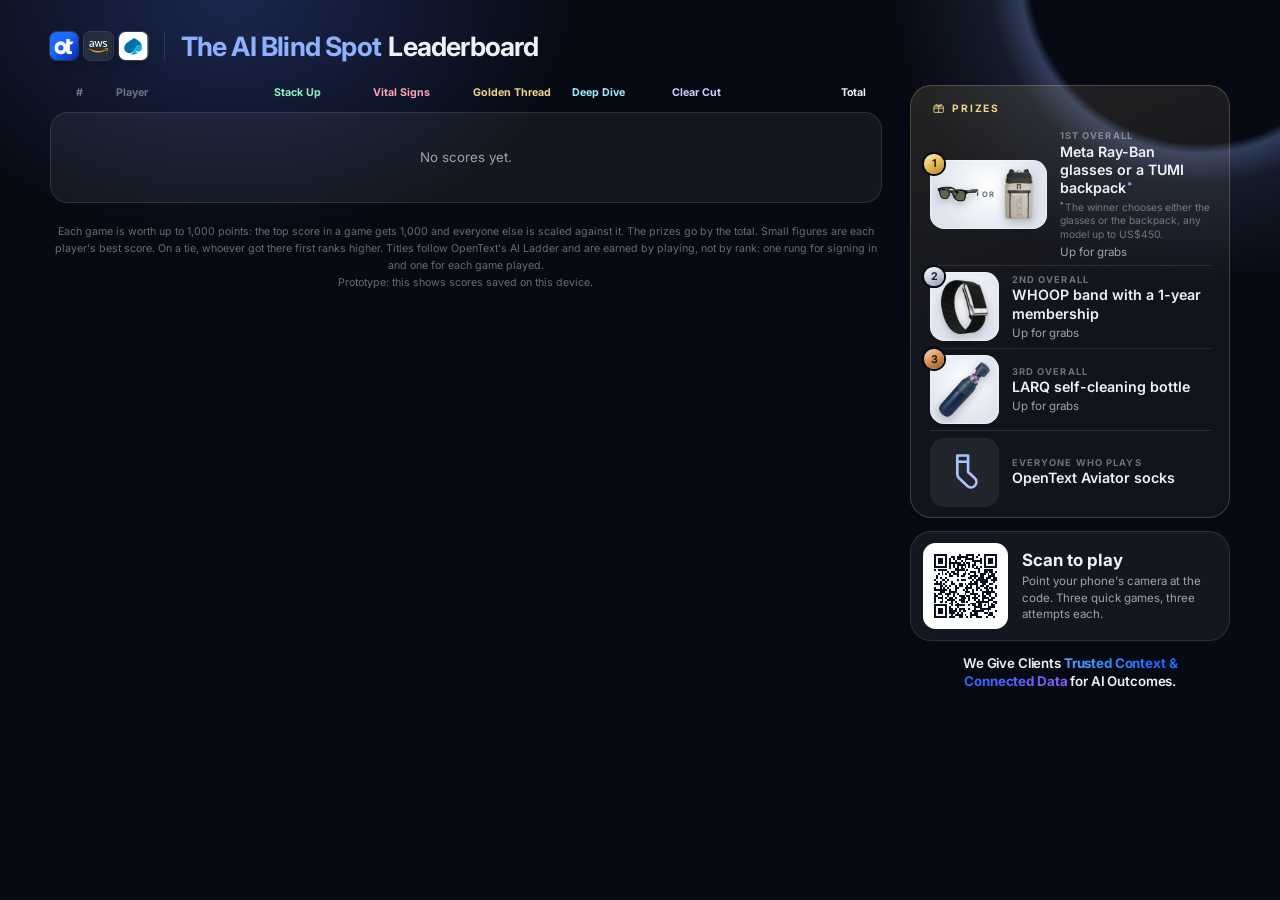
<file: leaderboard.html>
<!doctype html>
<html lang="en">
<head>
<meta charset="utf-8">
<meta name="robots" content="noindex, nofollow">
<meta name="viewport" content="width=device-width,initial-scale=1,viewport-fit=cover">
<title>Blind Spot Leaderboard</title>
<meta name="description" content="Every game is worth up to 1,000 points. See who reads the room best.">
<link rel="icon" href="icons/favicon.ico" sizes="any">
<link rel="icon" type="image/png" sizes="32x32" href="icons/favicon-32.png">
<link rel="icon" type="image/png" sizes="192x192" href="icons/icon-192.png">
<link rel="apple-touch-icon" href="icons/apple-touch-icon.png">
<meta name="theme-color" content="#070a13">
<meta property="og:type" content="website">
<meta property="og:site_name" content="The AI Blind Spot">
<meta property="og:title" content="Leaderboard · The AI Blind Spot">
<meta property="og:description" content="Every game is worth up to 1,000 points. See who reads the room best.">
<meta property="og:url" content="https://mithya-team.github.io/ai-blind-spot/leaderboard.html">
<meta property="og:image" content="https://mithya-team.github.io/ai-blind-spot/og/leaderboard.png">
<meta property="og:image:width" content="1200">
<meta property="og:image:height" content="630">
<meta property="og:image:alt" content="Leaderboard, co-branded by OpenText, AWS and Capgemini">
<meta name="twitter:card" content="summary_large_image">
<meta name="twitter:title" content="Leaderboard · The AI Blind Spot">
<meta name="twitter:description" content="Every game is worth up to 1,000 points. See who reads the room best.">
<meta name="twitter:image" content="https://mithya-team.github.io/ai-blind-spot/og/leaderboard.png">
<link rel="preconnect" href="https://fonts.googleapis.com">
<link rel="preconnect" href="https://fonts.gstatic.com" crossorigin>
<link href="https://fonts.googleapis.com/css2?family=Inter:wght@400;500;600;700&display=swap" rel="stylesheet">
<style>
  /* Leaderboard: one table for everyone. Each game column shows points out of 1,000 (they add up to the total)
     and the player's best score underneath. Tap a game's heading to rank by that game and see its themed stats.
     Sizes are in --u: 1px on phones; on wide screens 1/1440 of the window width, so the page fills a laptop,
     a 4K monitor or a TV the same way. ?screen is the TV: no controls, as many rows as fit, refreshes every 4 s. */
  :root {
    --ink: #070a13; --fg: #eef1f8; --dim: rgba(238,241,248,.64); --faint: rgba(238,241,248,.42);
    --line: rgba(255,255,255,.11); --glass: rgba(255,255,255,.055); --gold: #f1d48a;
    --u: 1px; color-scheme: dark;
  }
  @media (min-width: 1100px) { :root { --u: calc(100vw / 1440); } }
  * { box-sizing: border-box; margin: 0; padding: 0; }
  [hidden] { display: none !important; }
  html { background: var(--ink); }
  body { min-height: 100vh; color: var(--fg); font-family: Inter, -apple-system, BlinkMacSystemFont, "Segoe UI", sans-serif; background: var(--ink); -webkit-font-smoothing: antialiased; -webkit-tap-highlight-color: transparent; overflow-x: hidden; }
  .sky { position: absolute; inset: 0 0 auto 0; height: calc(560 * var(--u)); overflow: hidden; pointer-events: none; }
  .sky::before { content: ""; position: absolute; width: calc(700 * var(--u)); height: calc(700 * var(--u)); right: calc(-260 * var(--u)); top: calc(-380 * var(--u)); border-radius: 50%; background: radial-gradient(closest-side, transparent 55%, rgba(143,176,255,.3) 58%, rgba(143,176,255,.1) 68%, transparent 100%); }
  .sky::after { content: ""; position: absolute; inset: 0; background: radial-gradient(calc(560 * var(--u)) calc(380 * var(--u)) at 18% 0%, rgba(54,78,160,.42), transparent 70%), linear-gradient(180deg, transparent 60%, var(--ink)); }

  .wrap { position: relative; max-width: 560px; margin: 0 auto; padding: max(22px, env(safe-area-inset-top)) max(16px, env(safe-area-inset-right)) 44px max(16px, env(safe-area-inset-left)); }
  .top { display: flex; flex-wrap: wrap; align-items: center; gap: 10px 14px; margin-bottom: 18px; }
  .top > #logos { flex: none; padding-right: 14px; border-right: 1px solid var(--line); }
  .top .back { margin-left: auto; }
  .bs-logos { display: inline-flex; gap: calc(7 * var(--u)); vertical-align: middle; }
  .bs-lg { width: calc(32 * var(--u)); height: calc(32 * var(--u)); border-radius: 23%; overflow: hidden; display: block; box-shadow: 0 0 0 1px rgba(255,255,255,.16), 0 6px 14px -6px rgba(0,0,0,.7); }
  .bs-ot img { display: block; width: 108%; height: 108%; margin: -4%; }
  .back { display: inline-flex; align-items: center; gap: 6px; font-size: 13px; font-weight: 600; color: var(--fg); text-decoration: none; padding: 9px 13px 9px 10px; border-radius: 99px; background: var(--glass); border: 1px solid var(--line); }
  .back svg { width: 14px; height: 14px; }
  h1 { font-weight: 700; font-size: 24px; letter-spacing: -.03em; line-height: 1; }
  h1 small { display: block; font-size: 9.5px; font-weight: 700; letter-spacing: .2em; text-transform: uppercase; color: #8fb0ff; margin: 0 0 5px 1px; }
  .meta { display: flex; align-items: center; gap: 10px; flex: 1 0 100%; order: 5; }
  .cnt { font-size: 11px; font-weight: 600; letter-spacing: .14em; text-transform: uppercase; color: var(--faint); }
  .live { display: inline-flex; align-items: center; gap: 7px; padding: 5px 10px 5px 8px; border-radius: 99px; font-size: 11px; font-weight: 700; letter-spacing: .14em; text-transform: uppercase; background: rgba(94,224,160,.12); color: #8ff0c0; }
  .live i { width: 8px; height: 8px; border-radius: 50%; background: #5ee0a0; animation: ping 2s infinite; }
  .live.off { background: rgba(255,196,107,.12); color: #ffc46b; } .live.off i { background: #ffc46b; animation: none; }
  @keyframes ping { 0% { box-shadow: 0 0 0 0 rgba(94,224,160,.6); } 70%, 100% { box-shadow: 0 0 0 8px rgba(94,224,160,0); } }

  /* ---- Prizes ---- */
  .prizes { margin: 0 0 16px; padding: 16px 16px 8px; border-radius: 22px; background: linear-gradient(160deg, rgba(241,212,138,.12), rgba(255,255,255,.04) 55%); box-shadow: inset 0 0 0 1px rgba(241,212,138,.22); }
  .prizes h2 { display: flex; align-items: center; gap: 8px; font-size: 11px; font-weight: 700; letter-spacing: .18em; text-transform: uppercase; color: var(--gold); margin: 0 2px 10px; }
  .prizes h2 svg { width: 15px; height: 15px; }
  .prize { display: grid; grid-template-columns: 64px 1fr; gap: 12px; align-items: center; padding: 8px 0; }
  .prize:has(.two) { grid-template-columns: 108px 1fr; }
  .prize + .prize { border-top: 1px solid var(--line); }
  .pv { position: relative; width: 64px; height: 64px; border-radius: 14px; display: grid; place-items: center; background: rgba(255,255,255,.07); color: #f6dc98; }
  .pv svg { width: 62%; height: 62%; }
  .pv.photo { background: radial-gradient(circle at 50% 38%, #fff, #dfe4ee 75%); box-shadow: inset 0 0 0 1px rgba(255,255,255,.4); }
  .pv.photo img { position: absolute; inset: 8%; width: 84%; height: 84%; object-fit: contain; filter: drop-shadow(0 3px 4px rgba(10,16,32,.25)); }
  .pv.two { width: 108px; display: flex; align-items: center; justify-content: center; gap: 3px; padding: 0 6px; }
  .pv.two img { position: static; width: auto; min-width: 0; flex: 1 1 0; height: 78%; }
  .pv.two i { flex: none; font-style: normal; font-size: 8px; font-weight: 700; letter-spacing: .06em; text-transform: uppercase; color: #6b7280; }
  .md { position: absolute; left: -5px; top: -5px; width: 20px; height: 20px; border-radius: 50%; display: grid; place-items: center; font-size: 11px; font-weight: 700; box-shadow: 0 0 0 2px var(--ink); }
  .m1 { background: linear-gradient(150deg, #fff3c9, #e2b64d 55%, #b88422); color: #2a1c02; }
  .m2 { background: linear-gradient(150deg, #fff, #c3cbd9 55%, #8b95a8); color: #1a2030; }
  .m3 { background: linear-gradient(150deg, #ffd9b8, #cf8a52 55%, #96592a); color: #2a1503; }
  .prize.all .pv { color: #a9c1ff; }
  .pt small { display: block; font-size: 10.5px; font-weight: 700; letter-spacing: .12em; text-transform: uppercase; color: var(--faint); }
  .pt b { display: block; font-size: 15px; font-weight: 600; line-height: 1.3; margin-top: 2px; }
  .pt em { display: block; font-style: normal; font-size: 12.5px; color: var(--dim); margin-top: 3px; }
  .pt em i { font-style: normal; color: var(--gold); font-weight: 600; }
  /* Small print on a prize (config note), flagged with a star on its title. */
  .pt sup { font-size: .7em; line-height: 0; vertical-align: .5em; margin-left: .1em; color: var(--halo, #8fb0ff); }
  .pt .fine { display: block; font-size: 11.5px; line-height: 1.35; color: var(--faint); margin-top: 3px; text-wrap: pretty; }
  .pt .fine sup { margin: 0 .15em 0 0; }
  .scan { display: none; }

  /* ---- Sorting (phones: a row of chips; wide screens: the column headings) ---- */
  .sort { display: flex; gap: 6px; overflow-x: auto; scrollbar-width: none; margin: 0 -16px 12px; padding: 0 16px; }
  .sort::-webkit-scrollbar { display: none; }
  .sort button { flex: none; font: inherit; font-size: 12.5px; font-weight: 600; color: var(--dim); padding: 8px 12px; border-radius: 99px; border: 1px solid var(--line); background: var(--glass); cursor: pointer; }
  .sort button i { display: inline-block; width: 7px; height: 7px; border-radius: 50%; margin-right: 6px; vertical-align: 1px; background: var(--c); }
  .sort button.on { color: #0b1020; background: var(--c, #eef1f8); border-color: transparent; }
  .sort button.on i { background: #0b1020; opacity: .5; }

  /* ---- Rows: phones get cards ---- */
  .thead { display: none; }
  ol { list-style: none; display: grid; gap: 8px; }
  li { display: grid; grid-template-columns: 34px minmax(0, 1fr) auto; grid-template-areas: "pos who tot" "stats stats stats" "games games games"; column-gap: 12px; row-gap: 10px; align-items: center; padding: 13px 14px 12px 12px; border-radius: 18px; background: var(--glass); box-shadow: inset 0 0 0 1px var(--line); }
  .in li { animation: rise .55s cubic-bezier(.2,.8,.2,1) backwards; animation-delay: calc(var(--i) * 35ms); }
  @keyframes rise { from { opacity: 0; transform: translateY(12px); } }
  .pos { grid-area: pos; width: 34px; height: 34px; border-radius: 50%; display: grid; place-items: center; font-weight: 700; font-size: 15px; font-variant-numeric: tabular-nums; color: var(--dim); background: rgba(255,255,255,.05); }
  li.p1 .pos { background: linear-gradient(150deg, #fff3c9, #e2b64d 55%, #b88422); color: #2a1c02; box-shadow: 0 0 0 3px rgba(226,182,77,.2); }
  li.p2 .pos { background: linear-gradient(150deg, #fff, #c3cbd9 55%, #8b95a8); color: #1a2030; }
  li.p3 .pos { background: linear-gradient(150deg, #ffd9b8, #cf8a52 55%, #96592a); color: #2a1503; }
  li.p1 { background: linear-gradient(120deg, rgba(255,255,255,.12), rgba(255,255,255,.045)); box-shadow: inset 0 0 0 1px rgba(255,255,255,.2); }
  .who { grid-area: who; min-width: 0; }
  .who b { display: flex; align-items: center; min-width: 0; font-size: 16px; font-weight: 600; white-space: nowrap; }
  .who b .nm { overflow: hidden; text-overflow: ellipsis; min-width: 0; }
  .who b .rung { flex: none; }
  .rung.own { display: none; }
  .who small { display: block; font-size: 12.5px; color: var(--dim); margin-top: 1px; overflow: hidden; text-overflow: ellipsis; white-space: nowrap; }
  /* AI Ladder title beside the company */
  .rung { font-style: normal; display: inline-block; margin-left: .6em; padding: .16em .55em .18em; border-radius: .5em; font-size: .62em; font-weight: 700; line-height: 1.25; letter-spacing: .01em; }
  .rung.r4 { background: rgba(241,212,138,.16); color: #f6dc98; }
  .rung.r3 { background: rgba(79,163,255,.16); color: #9cc8ff; }
  .rung.r2 { background: rgba(139,92,246,.18); color: #c9b6ff; }
  .rung.r1 { background: rgba(255,255,255,.08); color: var(--dim); }
  .chips { grid-area: stats; display: flex; flex-wrap: wrap; gap: 4px; margin-top: -2px; }
  .chips i { font-style: normal; font-size: 11px; font-weight: 700; color: var(--c); padding: 5px 2px; }
  .chips span { font-size: 11.5px; line-height: 1; padding: 5px 8px; border-radius: 8px; background: rgba(255,255,255,.07); color: var(--dim); white-space: nowrap; }
  .tot { grid-area: tot; text-align: right; font-size: 22px; font-weight: 700; letter-spacing: -.02em; font-variant-numeric: tabular-nums; }
  .tot small { display: block; font-size: 10px; font-weight: 600; letter-spacing: .12em; text-transform: uppercase; color: var(--faint); margin-top: 1px; }
  li.p1 .tot { color: var(--gold); font-size: 25px; }
  .games { grid-area: games; display: grid; grid-template-columns: repeat(var(--n), minmax(0, 1fr)); gap: 4px; }
  .g { position: relative; padding: 6px 4px 6px 7px; border-radius: 9px; background: rgba(255,255,255,.05); min-width: 0; }
  .g .lbl { display: block; font-size: 9.5px; font-weight: 700; color: var(--c); overflow: hidden; text-overflow: ellipsis; white-space: nowrap; }
  .g b { display: block; font-size: 14px; font-weight: 700; font-variant-numeric: tabular-nums; margin-top: 2px; }
  .g small { display: none; }
  .g.none b { color: var(--faint); font-weight: 500; }
  .g.lead { background: color-mix(in srgb, var(--c) 18%, transparent); box-shadow: inset 0 0 0 1px color-mix(in srgb, var(--c) 55%, transparent); }
  .g .crown { position: absolute; right: 4px; top: 4px; width: 11px; height: 11px; color: var(--c); }
  .g.sorted { box-shadow: inset 0 0 0 1.5px var(--c); }
  .empty { padding: 34px 20px; text-align: center; border-radius: 20px; background: var(--glass); box-shadow: inset 0 0 0 1px var(--line); color: var(--dim); font-size: 14.5px; line-height: 1.5; }
  .note { font-size: 12px; color: var(--faint); text-align: center; margin-top: 20px; line-height: 1.6; }
  /* OpenText's line, verbatim, under everything (under the prizes and QR code on wide screens and the TV). */
  .otfoot { margin: calc(16 * var(--u)) 0 0; font-size: calc(15 * var(--u)); font-weight: 600; line-height: 1.35; letter-spacing: -.01em; text-align: center; text-wrap: balance; color: var(--fg); }
  .otfoot b { font-weight: 700; background: linear-gradient(90deg, #4fa3ff, #1968ff 45%, #8b5cf6); -webkit-background-clip: text; background-clip: text; color: transparent; }
  /* A new score just landed on this row. */
  @keyframes fresh { 0%, 35% { box-shadow: inset 0 0 0 calc(2 * var(--u)) rgba(143,176,255,.95), 0 0 calc(34 * var(--u)) rgba(143,176,255,.5); filter: brightness(1.35); } 100% { filter: none; } }
  #rows li.fresh { animation: fresh 3.4s ease-out both; }

  /* ---- Wide screens and TVs: a real table, prizes and the QR code on the right; everything scales with --u ---- */
  @media (min-width: 1100px) {
    .wrap { max-width: none; padding: calc(36 * var(--u)) calc(56 * var(--u)) calc(44 * var(--u)); display: grid; grid-template-columns: minmax(0, 1fr) calc(360 * var(--u)); grid-template-areas: "top top" "main side"; column-gap: calc(32 * var(--u)); align-items: start; }
    .top { grid-area: top; flex-wrap: nowrap; gap: calc(18 * var(--u)); margin-bottom: calc(28 * var(--u)); }
    .top > #logos { padding-right: calc(18 * var(--u)); }
    /* One line, one size: "The AI Blind Spot" in blue, "Leaderboard" in white. */
    h1 { display: flex; align-items: baseline; gap: .28em; font-size: calc(30 * var(--u)); white-space: nowrap; }
    h1 small { display: inline; font-size: inherit; font-weight: 700; letter-spacing: inherit; text-transform: none; margin: 0; }
    .meta { flex: none; order: 0; margin-left: auto; gap: calc(12 * var(--u)); }
    .back { font-size: calc(13 * var(--u)); padding: calc(9 * var(--u)) calc(14 * var(--u)) calc(9 * var(--u)) calc(11 * var(--u)); }
    .back svg { width: calc(14 * var(--u)); height: calc(14 * var(--u)); }
    main { grid-area: main; min-width: 0; }
    .side { grid-area: side; position: sticky; top: calc(20 * var(--u)); }
    .cnt { font-size: calc(12 * var(--u)); }
    .live { font-size: calc(11 * var(--u)); padding: calc(5 * var(--u)) calc(11 * var(--u)) calc(5 * var(--u)) calc(9 * var(--u)); gap: calc(7 * var(--u)); }
    .live i { width: calc(8 * var(--u)); height: calc(8 * var(--u)); }
    .sort { display: none; }
    .prizes { margin: 0; padding: calc(18 * var(--u)) calc(22 * var(--u)) calc(6 * var(--u)); border-radius: calc(24 * var(--u)); }
    .prizes h2 { font-size: calc(11.5 * var(--u)); gap: calc(8 * var(--u)); margin: 0 calc(2 * var(--u)) calc(10 * var(--u)); }
    .prizes h2 svg { width: calc(15 * var(--u)); height: calc(15 * var(--u)); }
    .prize { grid-template-columns: calc(78 * var(--u)) 1fr; gap: calc(14 * var(--u)); padding: calc(7 * var(--u)) 0; }
    .prize:has(.two) { grid-template-columns: calc(132 * var(--u)) 1fr; }
    .pv { width: calc(78 * var(--u)); height: calc(78 * var(--u)); border-radius: calc(16 * var(--u)); }
    .pv.two { width: calc(132 * var(--u)); gap: calc(3 * var(--u)); padding: 0 calc(7 * var(--u)); }
    .pv.two i { font-size: calc(8.5 * var(--u)); }
    .md { width: calc(22 * var(--u)); height: calc(22 * var(--u)); font-size: calc(12 * var(--u)); left: calc(-6 * var(--u)); top: calc(-6 * var(--u)); }
    .pt small { font-size: calc(10.5 * var(--u)); } .pt b { font-size: calc(16 * var(--u)); margin-top: calc(2 * var(--u)); } .pt em { font-size: calc(13 * var(--u)); margin-top: calc(3 * var(--u)); } .pt .fine { font-size: calc(11.5 * var(--u)); margin-top: calc(3 * var(--u)); }
    .scan { display: grid; grid-template-columns: calc(96 * var(--u)) 1fr; gap: calc(16 * var(--u)); align-items: center; margin-top: calc(14 * var(--u)); padding: calc(14 * var(--u)); border-radius: calc(24 * var(--u)); background: var(--glass); box-shadow: inset 0 0 0 1px var(--line); }
    .scan img { width: calc(96 * var(--u)); height: calc(96 * var(--u)); padding: calc(8 * var(--u)); border-radius: calc(14 * var(--u)); background: #fff; }
    .scan b { display: block; font-size: calc(19 * var(--u)); font-weight: 700; }
    .scan span { display: block; font-size: calc(13 * var(--u)); color: var(--dim); margin-top: calc(4 * var(--u)); line-height: 1.4; }

    .thead, li { grid-template-columns: calc(52 * var(--u)) minmax(0, 1fr) repeat(var(--n), calc(104 * var(--u))) calc(116 * var(--u)); grid-template-areas: none; column-gap: calc(8 * var(--u)); }
    /* Headings share the rows' padding and columns, and each label starts where its cell's text starts. */
    .thead { display: grid; align-items: center; padding: 0 calc(18 * var(--u)) calc(8 * var(--u)) calc(14 * var(--u)); }
    .thead span, .thead button { display: block; font: inherit; font-size: calc(12 * var(--u)); font-weight: 700; line-height: calc(18 * var(--u)); padding: 0 0 calc(4 * var(--u)); white-space: nowrap; overflow: hidden; text-overflow: ellipsis; }
    .thead span { color: var(--faint); }
    .thead span.hash { width: calc(40 * var(--u)); text-align: center; }
    .thead button { width: 100%; text-align: left; padding-left: calc(10 * var(--u)); padding-right: calc(4 * var(--u)); border-radius: calc(8 * var(--u)); border: 0; background: none; cursor: pointer; color: var(--c); }
    .thead button:hover { background: rgba(255,255,255,.06); }
    .thead button.on { background: color-mix(in srgb, var(--c) 18%, transparent); box-shadow: inset 0 calc(-2 * var(--u)) 0 var(--c); }
    .thead button.tot { text-align: right; padding-left: 0; padding-right: 0; color: var(--fg); }
    .thead button.tot.on { background: none; box-shadow: none; }
    ol { gap: calc(7 * var(--u)); }
    li { padding: calc(10 * var(--u)) calc(18 * var(--u)) calc(10 * var(--u)) calc(14 * var(--u)); border-radius: calc(18 * var(--u)); row-gap: 0; min-height: calc(66 * var(--u)); }
    .pos, .who, .tot { grid-area: auto; }
    .games { display: contents; }
    .pos { width: calc(40 * var(--u)); height: calc(40 * var(--u)); font-size: calc(16 * var(--u)); }
    .who b { font-size: calc(18 * var(--u)); } .who small { font-size: calc(13 * var(--u)); margin-top: calc(1 * var(--u)); }
    /* wide screens: the AI Ladder title gets its own line under the company, so names never get squeezed */
    .rung.in { display: none; } .rung.own { display: inline-block; margin: calc(5 * var(--u)) 0 0; font-size: calc(11 * var(--u)); }
    /* ranked by one game: that game's themed stats on a line of their own under the row */
    .chips { grid-area: auto; grid-column: 2 / -1; grid-row: 2; display: flex; flex-wrap: wrap; gap: calc(5 * var(--u)); margin: calc(8 * var(--u)) 0 calc(2 * var(--u)); }
    .chips i { font-size: calc(11.5 * var(--u)); padding: calc(5 * var(--u)) calc(4 * var(--u)) calc(5 * var(--u)) 0; }
    .chips span { font-size: calc(12 * var(--u)); padding: calc(5 * var(--u)) calc(9 * var(--u)); border-radius: calc(8 * var(--u)); }
    .g { padding: calc(7 * var(--u)) calc(10 * var(--u)); border-radius: calc(10 * var(--u)); background: none; }
    .g .lbl { display: none; }
    .g b { font-size: calc(20 * var(--u)); margin: 0; }
    .g small { display: block; font-size: calc(11 * var(--u)); color: var(--faint); margin-top: calc(2 * var(--u)); font-variant-numeric: tabular-nums; white-space: nowrap; }
    .g .crown { width: calc(13 * var(--u)); height: calc(13 * var(--u)); right: calc(6 * var(--u)); top: calc(6 * var(--u)); }
    .g.sorted:not(.lead) { box-shadow: inset 0 0 0 calc(1.5 * var(--u)) color-mix(in srgb, var(--c) 60%, transparent); }
    .tot { font-size: calc(26 * var(--u)); } li.p1 .tot { font-size: calc(30 * var(--u)); }
    .tot small { display: none; }
    .empty { font-size: calc(15 * var(--u)); padding: calc(40 * var(--u)); border-radius: calc(20 * var(--u)); }
    .note { font-size: calc(12 * var(--u)); margin-top: calc(22 * var(--u)); }
  }

  /* ---- The TV: no controls, fixed height, as many rows as fit ---- */
  .screen body { overflow: hidden; }
  .screen .wrap { height: 100vh; grid-template-rows: auto 1fr; padding-bottom: calc(28 * var(--u)); }
  .screen main { display: flex; flex-direction: column; min-height: 0; height: 100%; }
  .screen ol { flex: 1; min-height: 0; overflow: hidden; align-content: start; }
  .screen .back, .screen .note, .screen .sort { display: none !important; }
  .screen .thead button { cursor: default; pointer-events: none; }
  @media (prefers-reduced-motion: reduce) { .in li, .live i { animation: none; } }
</style>
</head>
<body>
<div class="sky" aria-hidden="true"></div>
<div class="wrap">
  <div class="top"><span id="logos"></span><h1><small>The AI Blind Spot</small>Leaderboard</h1><div class="meta"><span class="cnt" id="cnt"></span><span class="live" id="live" hidden><i></i><span></span></span></div><a class="back" id="back" href="games.html" hidden><svg viewBox="0 0 24 24" fill="none" stroke="currentColor" stroke-width="2.4" stroke-linecap="round" stroke-linejoin="round" aria-hidden="true"><path d="M19 12H5M11 6l-6 6 6 6"/></svg>All games</a></div>
  <main>
    <section class="prizes m" id="prizesM" aria-label="Prizes"></section>
    <div class="sort" id="sort" role="tablist" aria-label="Rank by"></div>
    <div class="thead" id="thead"></div>
    <ol id="rows"></ol>
    <p class="note" id="note"></p>
  </main>
  <aside class="side">
    <section class="prizes" id="prizesD" aria-label="Prizes"></section>
    <div class="scan"><img src="icons/qr-play.svg" alt="QR code that opens the games"><div><b>Scan to play</b><span>Point your phone's camera at the code. Three quick games, three attempts each.</span></div></div>
    <p class="otfoot">We Give Clients <b>Trusted Context &amp; Connected Data</b> for AI Outcomes.</p>
  </aside>
</div>
<script src="shared/config.js?v=23"></script>
<script src="shared/common.js?v=23"></script>
<script>
  const LOOK = {
    'stack-up': { acc: '#8ff0c0', short: 'Stack Up' },
    'vital-signs': { acc: '#ffa3b6', short: 'Vitals' },
    'golden-thread': { acc: '#f1d48a', short: 'Thread' },
    'deep-dive': { acc: '#9eeaff', short: 'Dive' },
    'clear-cut': { acc: '#d9ccff', short: 'Clear Cut' },
  };
  const games = Object.keys(BS.GAMES), screen = BS.params.has('screen'), wideQ = matchMedia('(min-width: 1100px)');
  const rowsEl = document.getElementById('rows');
  document.documentElement.style.setProperty('--n', games.length);
  document.getElementById('logos').innerHTML = BS.LOGOS;
  if (screen) document.documentElement.classList.add('screen');
  // "All games" only for players on phones and tablets. Computers and the TV always show just the leaderboard
  // (the team gets to the games by typing "play").
  document.getElementById('back').hidden = screen || !BS.touch;
  // Prizes sit on the right on wide screens and above the table on phones; only one copy is shown.
  const syncPrizePlace = () => { document.getElementById('prizesM').hidden = wideQ.matches; document.getElementById('prizesD').hidden = !wideQ.matches; };
  wideQ.addEventListener('change', syncPrizePlace); syncPrizePlace();

  const by = () => { const h = location.hash.slice(1); return !screen && games.includes(h) ? h : 'total'; };
  const ICON = {
    glasses: '<path d="M2.5 10.5h7v3.2a3 3 0 0 1-3 3h-1a3 3 0 0 1-3-3zM14.5 10.5h7v3.2a3 3 0 0 1-3 3h-1a3 3 0 0 1-3-3zM9.5 11.5c1.6-1 3.4-1 5 0M2.5 10.5l1.8-3.5M21.5 10.5l-1.8-3.5"/>',
    band: '<rect x="7.5" y="7" width="9" height="10" rx="3"/><path d="M9 7V3.5h6V7M9 17v3.5h6V17M10.5 12h1.2l.8-1.6 1 3.2.8-1.6h.7"/>',
    bottle: '<path d="M9.5 2.5h5v2.5h-5zM9 5h6a1.5 1.5 0 0 1 1.5 1.5V20a1.5 1.5 0 0 1-1.5 1.5H9A1.5 1.5 0 0 1 7.5 20V6.5A1.5 1.5 0 0 1 9 5zM7.5 9.5h9"/>',
    socks: '<path d="M8 2.5h6v9.2l3.7 3.4a3 3 0 0 1-4.1 4.4l-4.7-4.4A3 3 0 0 1 8 13z"/><path d="M8 6h6"/>',
    gift: '<rect x="3.5" y="9" width="17" height="11.5" rx="1.5"/><path d="M3.5 13h17M12 9v11.5M12 9c-1.5-3.5-5.5-4-5.5-1.5S10 9 12 9zM12 9c1.5-3.5 5.5-4 5.5-1.5S14 9 12 9z"/>',
  };
  const svg = k => `<svg viewBox="0 0 24 24" fill="none" stroke="currentColor" stroke-width="1.5" stroke-linecap="round" stroke-linejoin="round" aria-hidden="true">${ICON[k] || ICON.gift}</svg>`;
  const CROWN = '<svg class="crown" viewBox="0 0 24 24" fill="currentColor" aria-label="Top score in this game"><path d="M3 8l4.5 4L12 5l4.5 7L21 8l-2 11H5z"/></svg>';

  function paintPrizes(all) {
    const list = BS.CFG.prizes || [];
    const html = list.length ? `<h2>${svg('gift')}Prizes</h2>` + list.map(p => {
      const holder = p.place > 0 ? all[p.place - 1] : null;
      const lead = p.place > 0 ? (holder ? `Now: <i>${BS.esc(holder.name)}</i> · ${BS.esc(holder.company)}` : 'Up for grabs') : '';
      const imgs = [].concat(p.img || []).filter(Boolean);
      const vis = imgs.length ? imgs.map(src => `<img src="${BS.esc(src)}" alt="">`).join(imgs.length > 1 ? '<i>or</i>' : '') : svg(p.icon);
      return `<div class="prize${p.place > 0 ? '' : ' all'}"><div class="pv${imgs.length ? ' photo' : ''}${imgs.length > 1 ? ' two' : ''}">${vis}${p.place > 0 ? `<span class="md m${p.place}">${p.place}</span>` : ''}</div>
        <div class="pt"><small>${BS.esc(p.label)}</small><b>${BS.esc(p.title)}${p.note ? '<sup>*</sup>' : ''}</b>${p.note ? `<span class="fine"><sup>*</sup>${BS.esc(p.note)}</span>` : ''}${lead ? `<em>${lead}</em>` : ''}</div></div>`;
    }).join('') : '';
    for (const id of ['prizesM', 'prizesD']) document.getElementById(id).innerHTML = html;
  }
  function paintLive() {
    const el = document.getElementById('live'), s = BS.sync;
    el.hidden = !s.remote || BS.demo;
    if (el.hidden) return;
    el.classList.toggle('off', s.state === 'offline');
    el.querySelector('span').textContent = s.state === 'offline' ? 'Reconnecting' : 'Live';
  }

  let seen = null;
  function render(animate) {
    const sort = by(), all = BS.overall();
    const boards = {}; for (const g of games) boards[g] = BS.board(g); // per game, best first; board rows carry the themed stats
    const stat = (g, key) => boards[g].find(r => r.key === key);
    let rows = all.map((r, i) => ({ ...r, rank: i + 1 }));
    if (sort !== 'total') { // rank by one game: its players first, in that game's order; everyone else after, unranked
      const order = new Map(boards[sort].map((r, i) => [r.key, i]));
      rows.sort((a, b) => (order.has(a.key) ? order.get(a.key) : 1e9) - (order.has(b.key) ? order.get(b.key) : 1e9) || b.score - a.score);
      rows = rows.map(r => ({ ...r, rank: order.has(r.key) ? order.get(r.key) + 1 : null }));
    }
    const leader = {}; for (const g of games) leader[g] = boards[g][0] && boards[g][0].key;
    // A row lights up when its player's best scores have changed since the last look (new player or new best).
    const sig = r => games.map(g => (r.parts[g] ? r.parts[g].raw : '')).join('|');
    const fresh = new Set(); if (seen && !animate) for (const r of all) if (seen.get(r.key) !== sig(r)) fresh.add(r.key);
    seen = new Map(all.map(r => [r.key, sig(r)]));

    document.getElementById('cnt').textContent = all.length ? BS.pl(all.length, 'player') : '';
    const sortBtns = [['total', 'Total', '#eef1f8'], ...games.map(g => [g, BS.GAMES[g].title, LOOK[g].acc])];
    document.getElementById('sort').innerHTML = sortBtns.map(([k, t, c]) => `<button type="button" role="tab" data-k="${k}" class="${k === sort ? 'on' : ''}" style="--c:${c}" aria-selected="${k === sort}">${k === 'total' ? '' : '<i></i>'}${t}</button>`).join('');
    document.getElementById('thead').innerHTML = `<span class="hash">#</span><span>Player</span>` +
      games.map(g => `<button type="button" data-k="${g}" class="${g === sort ? 'on' : ''}" style="--c:${LOOK[g].acc}" title="Rank by ${BS.GAMES[g].title}">${BS.GAMES[g].title}</button>`).join('') +
      `<button type="button" data-k="total" class="tot${sort === 'total' ? ' on' : ''}" title="Rank by total">Total</button>`;

    const limit = screen ? 30 : 100;
    rowsEl.classList.toggle('in', !!animate);
    rowsEl.innerHTML = rows.length ? rows.slice(0, limit).map((r, i) => {
      const st = sort !== 'total' ? stat(sort, r.key) : null;
      const cells = games.map(g => {
        const part = r.parts[g], lead = leader[g] === r.key;
        return `<span class="g${part ? '' : ' none'}${lead ? ' lead' : ''}${g === sort ? ' sorted' : ''}" style="--c:${LOOK[g].acc}"><span class="lbl">${LOOK[g].short}</span>${lead ? CROWN : ''}<b>${part ? BS.fmt(part.pts) : '–'}</b>${part ? `<small>best ${BS.fmt(part.raw)}</small>` : ''}</span>`;
      }).join('');
      const medal = r.rank && r.rank <= 3 ? ' p' + r.rank : '';
      return `<li class="${medal}${fresh.has(r.key) ? ' fresh' : ''}" style="--i:${i}"><span class="pos">${r.rank || '–'}</span>
        ${(rg => `<span class="who"><b><span class="nm">${BS.esc(r.name)}</span>${rg ? `<i class="rung r${rg.n} in">${rg.name}</i>` : ''}</b><small>${BS.esc(r.company)}</small>${rg ? `<i class="rung r${rg.n} own">${rg.name}</i>` : ''}</span>`)(BS.rung(r.played))}
        ${st ? `<span class="chips" style="--c:${LOOK[sort].acc}"><i>${BS.esc(BS.GAMES[sort].title)}</i>${BS.GAMES[sort].line(st.stats || {}).split(' · ').map(c => `<span>${BS.esc(c)}</span>`).join('')}</span>` : ''}
        <span class="games">${cells}</span>
        <span class="tot">${BS.fmt(r.score)}<small>total</small></span></li>`;
    }).join('') : `<div class="empty">No scores yet.${screen ? ' Scan the code to be the first.' : ''}</div>`;

    document.getElementById('note').innerHTML = (sort === 'total' ? 'Each game is worth up to 1,000 points: the top score in a game gets 1,000 and everyone else is scaled against it. The prizes go by the total.' : `Ranked by ${BS.esc(BS.GAMES[sort].title)}. Tap Total to go back.`) +
      ' Small figures are each player\'s best score. On a tie, whoever got there first ranks higher.' +
      ' Titles follow OpenText\'s AI Ladder and are earned by playing, not by rank: one rung for signing in and one for each game played.' +
      (BS.demo ? '<br>Showing invented sample players (?demo).' : BS.sync.remote ? '' : '<br>Prototype: this shows scores saved on this device.');
    paintPrizes(all); paintLive();
    if (screen) fitRows();
  }
  // TV: show only whole rows that fit the screen.
  function fitRows() {
    const box = rowsEl.getBoundingClientRect().bottom;
    [...rowsEl.children].forEach(li => { li.hidden = false; });
    for (const li of [...rowsEl.children]) if (li.getBoundingClientRect().bottom > box + 1) li.hidden = true;
  }
  const pick = e => { const b = e.target.closest('button[data-k]'); if (!b || screen) return; const k = b.dataset.k; history.replaceState(null, '', k === 'total' ? location.pathname + location.search : '#' + k); render(true); };
  document.getElementById('sort').addEventListener('click', pick);
  document.getElementById('thead').addEventListener('click', pick);
  window.addEventListener('hashchange', () => render(true));
  window.addEventListener('resize', () => { if (screen) fitRows(); });
  window.addEventListener('bs:sync', () => render(false));
  render(true);
  if (BS.sync.remote && !BS.demo) BS.sync.every(screen ? 4000 : 8000);
  else if (screen && !BS.demo) setInterval(() => render(false), 4000);
</script>
</body>
</html>
</file>
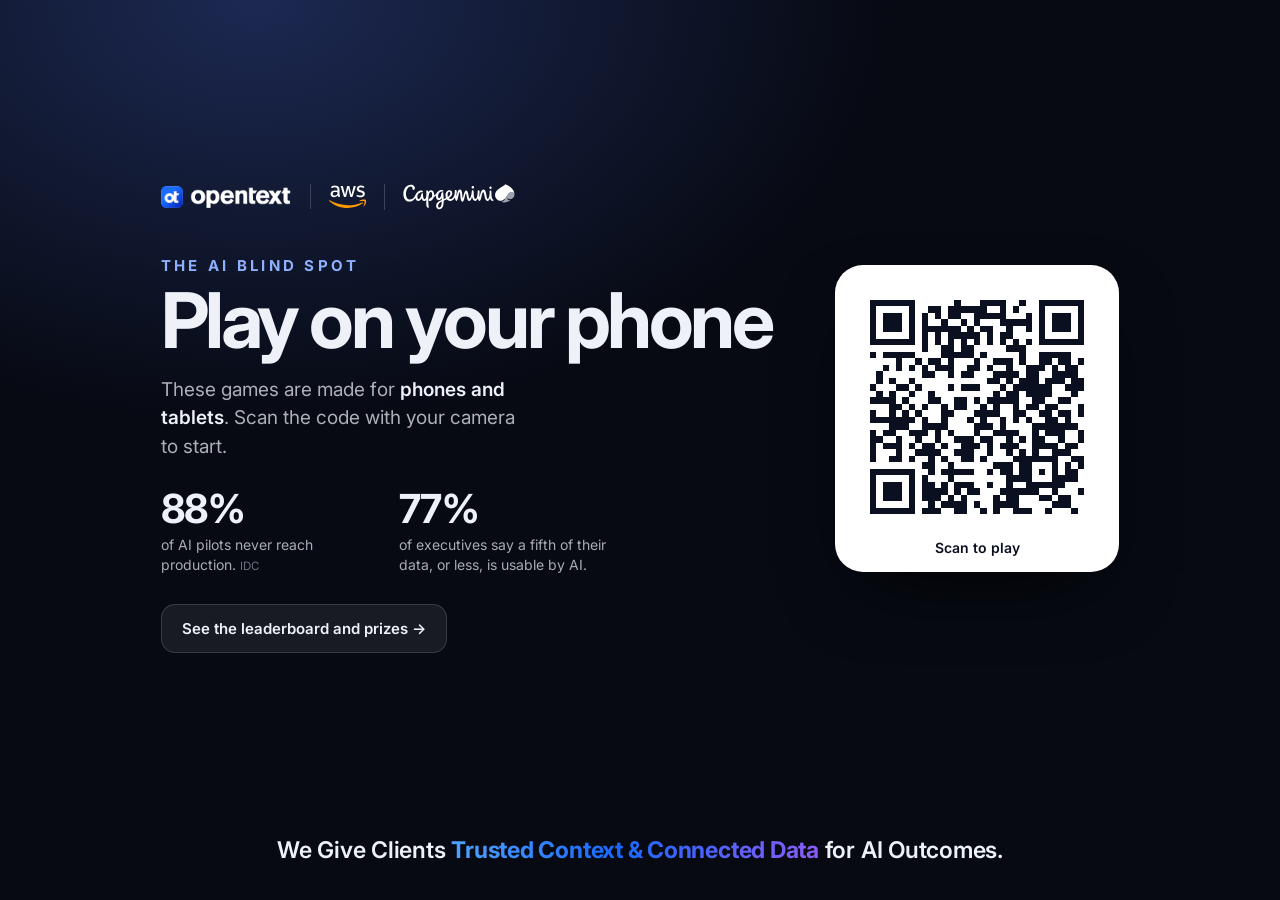
<file: stack-up.html>
<!doctype html>
<html lang="en">
<head>
<meta charset="utf-8">
<meta name="robots" content="noindex, nofollow">
<meta name="viewport" content="width=device-width,initial-scale=1,maximum-scale=1,user-scalable=no,viewport-fit=cover">
<title>Stack Up</title>
<meta name="description" content="Build the six layers of your AI stack. It is only as strong as the context it stands on.">
<link rel="icon" href="icons/favicon.ico" sizes="any">
<link rel="icon" type="image/png" sizes="32x32" href="icons/favicon-32.png">
<link rel="icon" type="image/png" sizes="192x192" href="icons/icon-192.png">
<link rel="apple-touch-icon" href="icons/apple-touch-icon.png">
<meta name="theme-color" content="#070a13">
<meta property="og:type" content="website">
<meta property="og:site_name" content="The AI Blind Spot">
<meta property="og:title" content="Stack Up · The AI Blind Spot">
<meta property="og:description" content="Build the six layers of your AI stack. It is only as strong as the context it stands on.">
<meta property="og:url" content="https://mithya-team.github.io/ai-blind-spot/stack-up.html">
<meta property="og:image" content="https://mithya-team.github.io/ai-blind-spot/og/stack-up.png">
<meta property="og:image:width" content="1200">
<meta property="og:image:height" content="630">
<meta property="og:image:alt" content="Stack Up, co-branded by OpenText, AWS and Capgemini">
<meta name="twitter:card" content="summary_large_image">
<meta name="twitter:title" content="Stack Up · The AI Blind Spot">
<meta name="twitter:description" content="Build the six layers of your AI stack. It is only as strong as the context it stands on.">
<meta name="twitter:image" content="https://mithya-team.github.io/ai-blind-spot/og/stack-up.png">
<link rel="preconnect" href="https://fonts.googleapis.com">
<link rel="preconnect" href="https://fonts.gstatic.com" crossorigin>
<link href="https://fonts.googleapis.com/css2?family=Inter:wght@400;500;600;700&display=swap" rel="stylesheet">
<link rel="stylesheet" href="shared/common.css?v=23">
<style>
  :root {
    --bg: #05130f; --fg: #eafff5; --accent: #7df0b8; --on-accent: #04251a;
    --card: rgba(6, 26, 20, .86); --line: rgba(125, 240, 184, .22); --chip: rgba(125, 240, 184, .07);
    --input: rgba(255, 255, 255, .05); --scrim: rgba(2, 10, 8, .45); --shadow: 0 24px 70px rgba(0, 0, 0, .6);
    --font-display: Inter, -apple-system, sans-serif; --display-weight: 700; --font-ui: Inter, -apple-system, sans-serif;
    --display-tracking: -.025em; --demo-bg: #071d17;
  }
</style>
</head>
<body>
<canvas id="c"></canvas>
<script src="shared/config.js?v=23"></script>
<script src="shared/common.js?v=23"></script>
<script>
/* Stack Up: build the six layers of the enterprise AI stack, bottom to top.
   A layer slides across; tap to drop it. Whatever overhangs the layer below is cut away,
   so every layer can only be as wide as the one beneath it. That rule is the message:
   models, orchestration and agents can only be as strong as the context they stand on.
   Slabs are stored in "stack units": u = left edge measured from the centre line, ww = width,
   both as a fraction of the full base width. That keeps a round intact when the window resizes. */
(() => {
  const cv = document.getElementById('c');
  const DURATION = +(BS.params.get('t') || 90), LIVES = 3, N = 6, TOL = .035;
  const FONT = 'Inter, -apple-system, sans-serif', INK = '#eafff5', MINT = '#7df0b8', BLUE = '#8db8ff';
  // Bottom to top. n = name on the slab, s = short name for narrow slabs, b = the body-part analogy.
  const LAYERS = [
    { n: 'Infrastructure', s: 'Infrastructure', b: 'Skeleton', logo: 'aws' },
    { n: 'Systems of Record', s: 'Systems of Record', b: 'Vital organs' },
    { n: 'Context & Connected Data', s: 'Context', b: 'Oxygen', key: true, logo: 'ot' },
    { n: 'Language Models', s: 'Models', b: 'Brain' },
    { n: 'Orchestration', s: 'Orchestration', b: 'Nervous system', logo: 'cap' },
    { n: 'Application & Agents', s: 'Agents', b: 'Muscles' },
  ];
  const PAL = LAYERS.map((L, i) => {
    if (L.key) return { f0: '#4a8dff', f1: '#1b55de', top: '#9cc0ff', side: '#123fae', edge: 'rgba(225,237,255,.9)', glow: '70,130,255' };
    const l = 21 + i * 2.4;
    return { f0: `hsl(160 36% ${l + 9}%)`, f1: `hsl(163 40% ${l}%)`, top: `hsl(157 42% ${l + 21}%)`, side: `hsl(165 42% ${l - 7}%)`, edge: 'rgba(200,255,232,.5)', glow: '125,240,184' };
  });
  const BASE = { u: -.5, ww: 1 };
  // The three hosts sit on the layers they play in the stack (AI is a team sport): AWS, OpenText, Capgemini.
  const TILES = {};
  for (const k in BS.TILE_SRC) { const im = new Image(); im.src = BS.TILE_SRC[k]; TILES[k] = im; }
  const rand = (a, b) => a + Math.random() * (b - a);
  const clamp = (v, a, b) => Math.max(a, Math.min(b, v));
  const lerp = (a, b, t) => a + (b - a) * t;
  const TRK = new Map();
  const trk = s => { let v = TRK.get(s); if (!v) TRK.set(s, v = s.toUpperCase().split('').join(' ')); return v; };
  const rmq = window.matchMedia ? window.matchMedia('(prefers-reduced-motion: reduce)') : null;
  let RM = !!(rmq && rmq.matches);
  if (rmq && rmq.addEventListener) rmq.addEventListener('change', e => { RM = e.matches; });

  let ctx, W, H, G, bg = null;
  let stack = [], cur = null, pieces = [], pops = [];
  let running = false, over = false, time = 0, clock = 0, score = 0, shown = 0, lives = LIVES;
  let stackNo = 0, stacks = 0, perfect = 0, run = 0, collapses = 0, ctxW = [], topW = [];
  let phase = 'play', pt = 0, shake = 0, warnSec = 0, drops = 0, side = 1, born = 0, ctxAt = -9, lifeAt = -9, hintY = 0;

  // ---------- geometry ----------
  function geom(w, h, demo) {
    const baseY = demo ? h - 20 : h - (w >= 980 ? Math.max(172, h * .19) : clamp(h * .16, 134, 140)); // room below for the first-play hint and the shell's strip
    const sh = demo ? clamp((baseY - 54) / 6.3, 16, 54) : clamp((baseY - 150) / 7.3, 34, 72);
    const bw = demo ? clamp(w * .46, 110, 270) : clamp(w * .6, 190, 400);
    return { w, h, cx: w / 2, baseY, sh, bw, d: sh * .3, side: !demo && (w - bw) / 2 > 250 };
  }
  const X = (g, u) => g.cx + u * g.bw;
  const Y = (g, i) => g.baseY - (i + 1) * g.sh;
  const amp = (g, ww) => clamp(g.w / (2 * g.bw) - .05 * ww, .6, .95);
  const speed = (no, level) => 1.05 + .12 * Math.min(no, 9) + .02 * level;

  function resize() {
    ({ ctx, w: W, h: H } = BS.fit(cv));
    G = geom(W, H);
    bg = document.createElement('canvas');
    const d = Math.min(2, window.devicePixelRatio || 1);
    bg.width = Math.round(W * d); bg.height = Math.round(H * d);
    const b = bg.getContext('2d'); b.setTransform(d, 0, 0, d, 0, 0);
    paintBg(b, W, H, G);
    placeHint();
  }
  function placeHint() {
    const r = BS.pill && BS.pill.getBoundingClientRect();
    hintY = Math.min(H - 56, r && r.height > 16 ? r.top - 16 : H);
  }

  // ---------- drawing ----------
  function paintBg(c, w, h, g) {
    const v = c.createLinearGradient(0, 0, 0, h);
    v.addColorStop(0, '#04100d'); v.addColorStop(.55, '#07201a'); v.addColorStop(1, '#030b09');
    c.fillStyle = v; c.fillRect(0, 0, w, h);
    const r = Math.max(w, h) * .62, glow = c.createRadialGradient(g.cx, g.baseY - g.sh * 3, 0, g.cx, g.baseY - g.sh * 3, r);
    glow.addColorStop(0, 'rgba(60,170,130,.3)'); glow.addColorStop(.5, 'rgba(40,120,100,.1)'); glow.addColorStop(1, 'rgba(40,120,100,0)');
    c.fillStyle = glow; c.fillRect(0, 0, w, h);
    // faint blueprint grid, strongest around the build site
    c.strokeStyle = 'rgba(160,255,215,.045)'; c.lineWidth = 1;
    const step = 44, x0 = g.cx % step;
    c.beginPath();
    for (let x = x0; x < w; x += step) { c.moveTo(x + .5, 0); c.lineTo(x + .5, h); }
    for (let y = g.baseY % step; y < h; y += step) { c.moveTo(0, y + .5); c.lineTo(w, y + .5); }
    c.stroke();
    let s = 7;
    const rnd = () => { s = (s * 16807) % 2147483647; return s / 2147483647; };
    for (let i = 0; i < 70; i++) { c.fillStyle = `rgba(210,255,235,${.08 + rnd() * .22})`; c.beginPath(); c.arc(rnd() * w, rnd() * h, .5 + rnd() * .9, 0, 7); c.fill(); }
  }

  function slabLabel(c, g, x, y, w, i) {
    const L = LAYERS[i], sh = g.sh, pad = 9;
    if (w < 30) return;
    let fs = clamp(sh * .27, 8.5, 17), name = L.n;
    c.font = `700 ${fs}px ${FONT}`;
    if (c.measureText(name).width > w - pad * 2) name = L.s;
    const tw = c.measureText(name).width;
    if (tw > w - pad * 2) { fs = fs * (w - pad * 2) / tw; if (fs < 7) return; c.font = `700 ${fs}px ${FONT}`; }
    const two = !g.side && sh >= 30 && w > 78;
    c.textAlign = 'center'; c.textBaseline = 'middle';
    c.fillStyle = L.key ? '#fff' : INK;
    c.fillText(name, x + w / 2, y + sh * (two ? .4 : .53));
    if (two) {
      c.font = `600 ${clamp(fs * .62, 7, 10.5)}px ${FONT}`;
      c.fillStyle = L.key ? 'rgba(255,255,255,.8)' : 'rgba(234,255,245,.55)';
      c.fillText(trk(L.b), x + w / 2, y + sh * .72);
    }
  }

  // One slab: oblique top and side faces, then the front face with its label. (x, y) is the front face's top-left.
  function drawSlab(c, g, x, y, w, i, o = {}) {
    if (w < .5) return;
    const P = PAL[i], sh = g.sh, dx = g.d, dy = g.d * .7;
    c.save();
    if (o.alpha != null) c.globalAlpha *= o.alpha;
    if (o.rot) { c.translate(x + w / 2, y + sh / 2); c.rotate(o.rot); c.translate(-(x + w / 2), -(y + sh / 2)); }
    if (LAYERS[i].key && !o.plain) { c.shadowColor = `rgba(${P.glow},.8)`; c.shadowBlur = sh * .55; }
    c.fillStyle = P.side;
    c.beginPath(); c.moveTo(x + w, y); c.lineTo(x + w + dx, y - dy); c.lineTo(x + w + dx, y + sh - dy); c.lineTo(x + w, y + sh); c.closePath(); c.fill();
    c.shadowBlur = 0;
    c.fillStyle = P.top;
    c.beginPath(); c.moveTo(x, y); c.lineTo(x + dx, y - dy); c.lineTo(x + w + dx, y - dy); c.lineTo(x + w, y); c.closePath(); c.fill();
    const f = c.createLinearGradient(0, y, 0, y + sh); f.addColorStop(0, P.f0); f.addColorStop(1, P.f1);
    c.fillStyle = f; c.fillRect(x, y, w, sh);
    c.fillStyle = P.edge; c.fillRect(x, y, w, 1.2);
    c.fillStyle = 'rgba(0,0,0,.2)'; c.fillRect(x, y + sh - 2, w, 2);
    if (o.lit > 0) {
      c.fillStyle = `rgba(255,255,255,${.55 * o.lit})`;
      c.fillRect(x, y, w, sh);
      c.beginPath(); c.moveTo(x, y); c.lineTo(x + dx, y - dy); c.lineTo(x + w + dx, y - dy); c.lineTo(x + w, y); c.closePath(); c.fill();
    }
    // host logo tile at the right end of the front face, when the slab is wide enough
    const tile = LAYERS[i].logo && TILES[LAYERS[i].logo], ts = Math.round(clamp(sh * .5, 12, 34)), tp = Math.max(6, sh * .2);
    const showTile = !o.bare && !o.noTile && tile && tile.complete && tile.naturalWidth && w > ts * 3.4;
    if (showTile) {
      const tx = x + w - tp - ts, ty = y + (sh - ts) / 2;
      c.save(); BS.rr(c, tx, ty, ts, ts, ts * .23); c.clip(); c.drawImage(tile, tx, ty, ts, ts); c.restore();
      c.strokeStyle = 'rgba(255,255,255,.35)'; c.lineWidth = 1; BS.rr(c, tx + .5, ty + .5, ts - 1, ts - 1, ts * .23); c.stroke();
    }
    if (!o.bare) slabLabel(c, g, x, y, showTile ? w - ts - tp * 1.4 : w, i);
    c.restore();
  }

  function drawPlinth(c, g, a = 1) {
    const w = g.bw + 30, x = g.cx - w / 2, y = g.baseY, dx = g.d, dy = g.d * .7, t = 11;
    c.save(); c.globalAlpha *= a;
    const sh = c.createRadialGradient(g.cx, y + t + 8, 0, g.cx, y + t + 8, w * .7);
    sh.addColorStop(0, 'rgba(0,0,0,.5)'); sh.addColorStop(1, 'rgba(0,0,0,0)');
    c.save(); c.translate(0, y + t + 8); c.scale(1, .16); c.translate(0, -(y + t + 8)); c.fillStyle = sh; c.fillRect(x - w, y - w, w * 3, w * 3); c.restore();
    c.fillStyle = 'rgba(125,240,184,.2)';
    c.beginPath(); c.moveTo(x, y); c.lineTo(x + dx, y - dy); c.lineTo(x + w + dx, y - dy); c.lineTo(x + w, y); c.closePath(); c.fill();
    c.fillStyle = 'rgba(125,240,184,.1)'; c.fillRect(x, y, w, t);
    c.beginPath(); c.moveTo(x + w, y); c.lineTo(x + w + dx, y - dy); c.lineTo(x + w + dx, y + t - dy); c.lineTo(x + w, y + t); c.closePath(); c.fill();
    c.fillStyle = 'rgba(200,255,232,.5)'; c.fillRect(x, y, w, 1);
    c.restore();
  }

  // Dashed lines rising from the context slab's edges: nothing above can be wider than this.
  function drawGuides(c, g, s, a) {
    if (a <= 0) return;
    const x0 = X(g, s.u), x1 = X(g, s.u + s.ww), y0 = Y(g, 2), y1 = Y(g, N - 1) - g.sh * .2;
    c.save(); c.globalAlpha *= a; c.strokeStyle = 'rgba(141,184,255,.7)'; c.lineWidth = 1.2; c.setLineDash([3, 5]);
    c.beginPath(); c.moveTo(x0, y0); c.lineTo(x0, y1); c.moveTo(x1, y0); c.lineTo(x1, y1); c.stroke();
    c.restore();
  }

  // Wide screens: the body-part analogy sits beside each level, like the callouts on the slide.
  function drawCallouts(c, g, placed, curLevel) {
    c.save(); c.textBaseline = 'middle';
    const xr = g.cx + g.bw / 2 + g.d + 34, xl = g.cx - g.bw / 2 - 34;
    for (let i = 0; i < N; i++) {
      const y = Y(g, i) + g.sh / 2, on = i < placed, now = i === curLevel, L = LAYERS[i];
      const a = on ? .9 : now ? .7 : .28;
      c.strokeStyle = `rgba(200,255,232,${a * .35})`; c.lineWidth = 1; c.setLineDash([2, 4]);
      c.beginPath(); c.moveTo(xr - 22, y); c.lineTo(xr - 4, y); c.moveTo(xl + 4, y); c.lineTo(xl + 22, y); c.stroke();
      c.setLineDash([]);
      c.textAlign = 'left'; c.font = `600 15px ${FONT}`; c.fillStyle = L.key ? `rgba(165,200,255,${a})` : `rgba(234,255,245,${a})`;
      c.fillText(L.b, xr + 4, y);
      c.textAlign = 'right'; c.font = `600 10.5px ${FONT}`; c.fillStyle = `rgba(234,255,245,${a * .6})`;
      c.fillText(trk('Layer ' + (i + 1)), xl - 4, y);
    }
    c.restore();
  }

  function drawPops(c, list) {
    c.textAlign = 'center'; c.textBaseline = 'middle';
    for (const p of list) {
      const k = p.life / p.max, up = (1 - k) * 34;
      c.globalAlpha = clamp(k * 2.4, 0, 1) * clamp((1 - k) * 8, 0, 1);
      c.font = `700 ${p.size}px ${FONT}`;
      c.lineWidth = 4; c.strokeStyle = 'rgba(3,14,11,.7)'; c.strokeText(p.text, p.x, p.y - up);
      c.fillStyle = p.color; c.fillText(p.text, p.x, p.y - up);
    }
    c.globalAlpha = 1;
  }

  function drawLives(c, x, y, n, lostAt) {
    for (let i = 0; i < LIVES; i++) {
      const on = i < n, bx = x + (i - (LIVES - 1) / 2) * 17, k = !on && i === n ? clamp((clock - lostAt) * 2.5, 0, 1) : 1;
      c.fillStyle = on ? MINT : `rgba(255,120,110,${.9 - .6 * k})`;
      c.globalAlpha = on ? 1 : .9;
      BS.rr(c, bx - 6, y - 2.5, 12, 5, 2); c.fill();
    }
    c.globalAlpha = 1;
  }

  function drawHud(c, w) {
    const top = c.createLinearGradient(0, 0, 0, 118);
    top.addColorStop(0, 'rgba(3,12,10,.95)'); top.addColorStop(.6, 'rgba(3,12,10,.7)'); top.addColorStop(1, 'rgba(3,12,10,0)');
    c.fillStyle = top; c.fillRect(0, 0, w, 118);
    if (!running && !over) return;
    const left = Math.max(0, DURATION - time), mm = Math.floor(left / 60), ss = String(Math.floor(left % 60)).padStart(2, '0');
    c.textBaseline = 'alphabetic';
    c.textAlign = 'left'; c.font = `700 9.5px ${FONT}`; c.fillStyle = 'rgba(234,255,245,.6)'; c.fillText(trk('Score'), 18, 28);
    c.font = `700 22px ${FONT}`; c.fillStyle = INK; c.fillText(BS.fmt(shown), 18, 52);
    c.textAlign = 'right'; c.font = `700 9.5px ${FONT}`; c.fillStyle = 'rgba(234,255,245,.6)'; c.fillText(trk('Time'), w - 18, 28);
    c.font = `700 22px ${FONT}`; c.fillStyle = left <= 5 && running ? '#ff9a8c' : INK; c.fillText(`${mm}:${ss}`, w - 18, 52);
    c.textAlign = 'center'; c.font = `700 9.5px ${FONT}`; c.fillStyle = 'rgba(234,255,245,.6)'; c.fillText(trk('Stack ' + (stackNo + 1)), w / 2, 28);
    drawLives(c, w / 2, 44, lives, lifeAt);
    // time bar
    c.fillStyle = 'rgba(234,255,245,.1)'; c.fillRect(0, 0, w, 3);
    c.fillStyle = MINT; c.fillRect(0, 0, w * clamp(1 - time / DURATION, 0, 1), 3);
  }

  function draw() {
    const c = ctx, g = G;
    c.save();
    if (shake > 0 && !RM) c.translate(rand(-1, 1) * shake * 12, rand(-1, 1) * shake * 12);
    c.drawImage(bg, 0, 0, W, H);
    const live = running || over;
    // the finished stack lights up from the bottom, then sinks away
    let sink = 0, wave = -9;
    if (phase === 'done') { wave = pt * 9; sink = pt > 1.1 ? Math.pow((pt - 1.1) / .5, 2) : 0; }
    const oy = sink * H * .55, alpha = 1 - clamp(sink, 0, 1);
    drawPlinth(c, g, clamp((clock - born) * 4, 0, 1));
    if (g.side) drawCallouts(c, g, stack.length, cur && phase === 'play' ? stack.length : -1);
    c.save(); c.translate(0, oy); c.globalAlpha = alpha;
    if (stack.length > 2) drawGuides(c, g, stack[2], clamp((clock - ctxAt) * 3, 0, 1) * (phase === 'done' ? clamp(1 - pt * 2, 0, 1) : 1));
    stack.forEach((s, i) => {
      const k = clamp((clock - s.t) / .22, 0, 1), sq = (1 - k) * g.sh * .12;
      const lit = phase === 'done' ? Math.max(0, 1 - Math.abs(wave - i - 1) / 2.2) : (1 - k) * (s.perfect ? .9 : .25);
      drawSlab(c, g, X(g, s.u), Y(g, i) + sq, s.ww * g.bw, i, { lit });
    });
    c.restore();
    if (cur && phase === 'play') {
      const i = stack.length, bob = Math.sin(clock * 5) * 1.5 - 5;
      drawSlab(c, g, X(g, cur.c - cur.ww / 2), Y(g, i) + bob, cur.ww * g.bw, i, { alpha: clamp((clock - cur.born) * 9, 0, 1) });
    }
    for (const p of pieces) drawSlab(c, g, p.x, p.y, p.w, p.i, { rot: p.rot, alpha: clamp(p.life * 2.2, 0, 1), plain: true, bare: p.w < 50 });
    if (live) drawPops(c, pops);
    c.restore();
    drawHud(c, W);
    if (running && drops === 0 && stacks === 0 && collapses === 0) {
      const a = clamp(time * 2, 0, 1) * (.75 + .25 * Math.sin(clock * 3.2));
      c.globalAlpha = a; c.textAlign = 'center'; c.textBaseline = 'alphabetic';
      c.font = `700 15px ${FONT}`; c.fillStyle = INK;
      c.fillText(matchMedia('(pointer: fine)').matches ? 'Click or press space to drop the layer' : 'Tap anywhere to drop the layer', W / 2, hintY - 20);
      c.font = `500 12.5px ${FONT}`; c.fillStyle = 'rgba(234,255,245,.75)';
      c.fillText('Line it up with the layer below', W / 2, hintY);
      c.globalAlpha = 1;
    }
  }

  // ---------- play ----------
  // Feedback sits in two fixed lines just above the tallest the stack can get, clear of the layer names.
  function pop(slot, text, size, color, life = 1.1) {
    if (!running) return;
    pops = pops.filter(p => p.slot !== slot);
    pops.push({ slot, x: G.cx, y: Math.max(104, Y(G, N - 1) - G.sh * .75 - 62) + slot * 28, text, size, color, life, max: life });
  }
  function spawn() {
    const top = stack.length ? stack[stack.length - 1] : BASE;
    side = -side;
    const a = amp(G, top.ww);
    cur = { ww: top.ww, c: side * a, dir: -side, born: clock, aim: (top.u + top.ww / 2) + rand(-.11, .11) };
  }
  function newStack(advance) {
    if (advance) stackNo++;
    stack = []; phase = 'play'; pt = 0; born = clock; ctxAt = -9;
    spawn();
  }
  function cutPiece(u, ww, i, dir) {
    pieces.push({ x: X(G, u), y: Y(G, i), w: ww * G.bw, i, vx: dir * rand(40, 90), vy: -rand(20, 70), rot: 0, vr: dir * rand(1.2, 2.6), life: 1.3 });
  }
  function collapse() {
    collapses++; run = 0; lifeAt = clock; shake = 1;
    if (running) { lives--; pops = []; BS.sfx('hit'); BS.vibrate([30, 40, 60]); pop(0, 'Stack collapsed', 20, '#ff9a8c', 1.4); }
    const i = stack.length;
    cutPiece(cur.c - cur.ww / 2, cur.ww, i, cur.dir || 1);
    stack.forEach((s, k) => cutPiece(s.u, s.ww, k, k % 2 ? 1 : -1));
    pieces.forEach(p => { p.vy -= rand(60, 160); p.life = 1.5; });
    stack = []; cur = null; phase = 'collapse'; pt = 0;
  }
  function complete() {
    const top = stack[N - 1].ww, mult = 1 + .2 * stackNo;
    const bonus = Math.round(500 * top * mult / 5) * 5;
    stacks++; topW.push(top); score += running ? bonus : 0;
    if (running) {
      BS.sfx('full'); BS.vibrate(40);
      pop(0, `AI ready at ${Math.round(top * 100)}%`, 21, INK, 1.6);
      pop(1, `+${BS.fmt(bonus)}`, 17, MINT, 1.6);
    }
    cur = null; phase = 'done'; pt = 0;
  }
  function drop(auto) {
    if (!cur || phase !== 'play') return;
    if (!auto && (!running || clock - cur.born < .12)) return;
    const prev = stack.length ? stack[stack.length - 1] : BASE, i = stack.length;
    const cu = cur.c - cur.ww / 2;
    const l = Math.max(cu, prev.u), r = Math.min(cu + cur.ww, prev.u + prev.ww), ov = r - l;
    drops++;
    if (ov <= .004) { collapse(); return; }
    const off = cu - prev.u, mult = 1 + .2 * stackNo;
    let placed;
    if (Math.abs(off) <= TOL) {
      placed = { u: prev.u, ww: prev.ww, t: clock, perfect: true };
      run++; perfect++;
      const bonus = Math.round(25 * Math.min(run, 4) * mult / 5) * 5;
      if (running) { score += bonus; BS.sfx('approve'); BS.vibrate(12); pop(1, run > 1 ? `Perfect ×${run}  +${bonus}` : `Perfect  +${bonus}`, 17, MINT); }
    } else {
      placed = { u: l, ww: ov, t: clock };
      run = 0;
      if (off > 0) cutPiece(r, cu + cur.ww - r, i, 1); else cutPiece(cu, l - cu, i, -1);
      if (running) { BS.sfx('cut'); BS.sfx('link', { n: i }); BS.vibrate(8); }
    }
    const pts = Math.round(100 * placed.ww * mult / 5) * 5;
    if (running) score += pts;
    stack.push(placed);
    if (LAYERS[i].key) {
      ctxAt = clock;
      if (running) { ctxW.push(placed.ww); pop(0, `Context ${Math.round(placed.ww * 100)}%`, 20, BLUE, 1.7); }
    }
    if (!placed.perfect) pop(1, `+${pts}`, 15, 'rgba(234,255,245,.85)');
    if (stack.length === N) complete(); else spawn();
  }

  function start() {
    stack = []; pieces = []; pops = []; cur = null;
    time = 0; score = 0; shown = 0; lives = LIVES; stackNo = 0; stacks = 0; perfect = 0; run = 0; collapses = 0; ctxW = []; topW = [];
    drops = 0; warnSec = 0; shake = 0; lifeAt = -9; over = false; running = true; side = 1;
    placeHint();
    newStack(false);
  }
  const avg = a => a.length ? a.reduce((x, y) => x + y, 0) / a.length : null;
  function takeaway() {
    const cw = avg(ctxW);
    if (cw == null) return 'No stack got as far as its context layer, so there was nothing for the models and agents to stand on.';
    const pct = Math.round(cw * 100);
    if (pct >= 90) return `Your context layer averaged ${pct}% of full width, so your models and agents had almost everything to stand on.`;
    return `Your context layer averaged ${pct}% of full width. Nothing above it, not models, orchestration or agents, could ever be wider than that.`;
  }
  function end() {
    if (over) return;
    running = false; over = true; cur = null;
    const cw = avg(ctxW);
    setTimeout(() => BS.finish({
      score,
      headline: lives <= 0 ? 'Stack collapsed' : 'Time',
      theme: takeaway(),
      stats: { stacks, context: cw == null ? null : Math.round(cw * 100), perfect, collapses },
      win: false,
    }), 900);
  }

  function update(dt) {
    clock += dt;
    if (running) {
      time += dt;
      const left = DURATION - time;
      if (left > 0 && left <= 5 && Math.ceil(left) !== warnSec) { warnSec = Math.ceil(left); BS.sfx('warn'); }
      if (time >= DURATION) end();
    }
    const attract = !running && !over;
    if (attract && !cur && phase === 'play') newStack(false);
    if (cur && phase === 'play' && (running || attract)) {
      const a = amp(G, cur.ww), v = speed(attract ? 0 : stackNo, stack.length) * (attract ? .8 : 1);
      const before = cur.c;
      cur.c += cur.dir * v * dt;
      if (cur.c > a) { cur.c = a; cur.dir = -1; } else if (cur.c < -a) { cur.c = -a; cur.dir = 1; }
      // behind the intro card the game plays itself, a little imperfectly
      if (attract && clock - cur.born > .5 && (before - cur.aim) * (cur.c - cur.aim) <= 0) drop(true);
    }
    if (phase === 'done') { pt += dt; if (pt >= 1.6 && !over) newStack(running); }
    else if (phase === 'collapse') { pt += dt; if (pt >= 1.15) { if (running && lives <= 0) end(); else if (!over) newStack(false); } }
    for (const p of pieces) { p.vy += 900 * dt; p.x += p.vx * dt; p.y += p.vy * dt; p.rot += p.vr * dt; p.life -= dt; }
    pieces = pieces.filter(p => p.life > 0 && p.y < H + 200);
    for (const p of pops) p.life -= dt;
    pops = pops.filter(p => p.life > 0);
    shake = Math.max(0, shake - dt * 2.4);
    shown += (score - shown) * Math.min(1, dt * 10); if (Math.abs(score - shown) < 1) shown = score;
  }

  cv.addEventListener('pointerdown', e => { e.preventDefault(); drop(false); });
  window.addEventListener('keydown', e => {
    if ((e.code === 'Space' || e.code === 'Enter') && running && !e.repeat) { e.preventDefault(); drop(false); }
  });

  let last = performance.now();
  function frame(t) {
    const dt = Math.min(.05, (t - last) / 1000); last = t;
    if (!BS.paused) update(dt); // frozen behind the pause card
    draw();
    requestAnimationFrame(frame);
  }

  // ---------- tutorial demos: each frame is drawn from t alone ----------
  const tri = (t, a, v, from) => { // centre of a slab sliding at speed v between -a and a, starting at from
    const span = 4 * a, p = (((from + a) + v * t) % span + span) % span;
    return p <= 2 * a ? -a + p : 3 * a - p;
  };
  function demoBase(c, w, h) {
    const g = geom(w, h, true);
    const v = c.createLinearGradient(0, 0, 0, h); v.addColorStop(0, '#061914'); v.addColorStop(1, '#04100d');
    c.fillStyle = v; c.fillRect(0, 0, w, h);
    const glow = c.createRadialGradient(g.cx, g.baseY - g.sh * 3, 0, g.cx, g.baseY - g.sh * 3, w * .6);
    glow.addColorStop(0, 'rgba(60,170,130,.28)'); glow.addColorStop(1, 'rgba(60,170,130,0)');
    c.fillStyle = glow; c.fillRect(0, 0, w, h);
    drawPlinth(c, g);
    return g;
  }
  const put = (c, g, i, u, ww, o) => drawSlab(c, g, X(g, u), Y(g, i), ww * g.bw, i, o);
  function fallPiece(c, g, i, u, ww, a, dir) {
    if (a < 0 || a > 1.1) return;
    drawSlab(c, g, X(g, u) + dir * 70 * a, Y(g, i) - 40 * a + 450 * a * a, ww * g.bw, i, { rot: dir * 2.2 * a, alpha: clamp(2.2 - a * 2.2, 0, 1), plain: true, bare: true });
  }
  function demoPop(c, x, y, a, text, size, color, max = 1.1) {
    if (a < 0 || a >= max) return;
    drawPops(c, [{ x, y, text, size, color, life: max - a, max }]);
  }
  function tapHand(c, w, h, t, tapT) {
    const y = h - 30, x = w * .78;
    if (t > tapT - .9 && t < tapT + .7) BS.drawHand(c, x, y, t >= tapT - .12 && t < tapT + .14, '#eafff5');
  }

  function demoDrop(c, w, h, T) {
    const t = T % 4, g = demoBase(c, w, h), tap = 1.8;
    put(c, g, 0, -.5, 1); put(c, g, 1, -.5, 1);
    const cc = t < tap ? lerp(.85, 0, t / tap) : 0, k = clamp((t - tap) / .22, 0, 1);
    put(c, g, 2, cc - .5, 1, { alpha: clamp(t * 6, 0, 1) * clamp((4 - t) * 4, 0, 1), lit: t >= tap ? (1 - k) * .9 : 0 });
    demoPop(c, g.cx, Y(g, 2) - 16, t - tap, 'Perfect', 16, MINT);
    tapHand(c, w, h, t, tap);
  }
  function demoCut(c, w, h, T) {
    const t = T % 5.2, g = demoBase(c, w, h), tap1 = 1.5, tap2 = 3.4, off = .24, fade = clamp((5.2 - t) * 4, 0, 1);
    put(c, g, 0, -.5, 1);
    if (t < tap1) put(c, g, 1, lerp(-.9, off, t / tap1) - .5, 1, { alpha: clamp(t * 6, 0, 1) });
    else {
      put(c, g, 1, off - .5, 1 - off, { alpha: fade, lit: (1 - clamp((t - tap1) / .22, 0, 1)) * .25 });
      fallPiece(c, g, 1, .5, off, t - tap1, 1);
      demoPop(c, X(g, .5 + off / 2), Y(g, 1) - 6, t - tap1, 'cut', 14, '#ff9a8c');
      const ww = 1 - off, c0 = off - .5 + ww / 2;
      if (t > tap1 + .5) {
        const cc = t < tap2 ? lerp(c0 + .8, c0, (t - tap1 - .5) / (tap2 - tap1 - .5)) : c0;
        put(c, g, 2, cc - ww / 2, ww, { alpha: clamp((t - tap1 - .5) * 6, 0, 1) * fade, lit: t >= tap2 ? (1 - clamp((t - tap2) / .22, 0, 1)) * .9 : 0 });
      }
    }
    tapHand(c, w, h, t, t < tap1 + .6 ? tap1 : tap2);
  }
  function demoContext(c, w, h, T) {
    const t = T % 6, g = demoBase(c, w, h), tap = 1.4, off = -.3, ww = 1 + off, fade = clamp((6 - t) * 4, 0, 1);
    put(c, g, 0, -.5, 1); put(c, g, 1, -.5, 1);
    if (t < tap) put(c, g, 2, lerp(.8, off, t / tap) - .5, 1, { alpha: clamp(t * 6, 0, 1) });
    else {
      const u = -.5;
      drawGuides(c, g, { u, ww }, clamp((t - tap) * 3, 0, 1) * fade);
      put(c, g, 2, u, ww, { alpha: fade, lit: (1 - clamp((t - tap) / .22, 0, 1)) * .3 });
      fallPiece(c, g, 2, -.5 + off, -off, t - tap, -1);
      [[3, 0, ww], [4, .05, ww - .05], [5, .05, ww - .09]].forEach(([i, du, w2], k) => {
        const at = tap + 1 + k * .75, a = t - at;
        if (a < 0) return;
        const slide = (1 - BS.ease(a / .45)) * (k % 2 ? -.5 : .5);
        put(c, g, i, u + du + slide, w2, { alpha: clamp(a * 5, 0, 1) * fade });
      });
      demoPop(c, X(g, u + ww / 2), Y(g, 2) - 22, t - tap, `Context ${Math.round(ww * 100)}%`, 16, BLUE, 1.6);
    }
    tapHand(c, w, h, t, tap);
  }
  function demoFull(c, w, h, T) {
    const t = T % 5, g = demoBase(c, w, h), fade = clamp((5 - t) * 4, 0, 1);
    const S = [[-.5, 1], [-.46, .93], [-.46, .88], [-.42, .84], [-.42, .8], [-.4, .76]], wave = (t - .8) * 7;
    S.forEach(([u, ww], i) => put(c, g, i, u, ww, { alpha: fade, lit: t > .8 ? Math.max(0, 1 - Math.abs(wave - i - 1) / 2.2) : 0 }));
    demoPop(c, g.cx, Y(g, 5) - g.sh * .2 - 26, t - 1.5, 'AI ready at 76%', 17, INK, 2.2);
    demoPop(c, g.cx, Y(g, 5) - g.sh * .2 - 4, t - 1.5, '+380', 14, MINT, 2.2);
    // three collapses allowed
    const save = clock; clock = 9; drawLives(c, w - 38, 20, LIVES, -9); clock = save;
  }

  const TUTORIAL = [
    { title: 'Tap to drop', text: 'A layer of your AI stack slides across. Tap anywhere to drop it onto the one below. Line it up exactly for a perfect drop.', demo: demoDrop },
    { title: 'Overhang is cut away', text: 'Whatever hangs over the edge is lost. Every layer can only be as wide as the one beneath it.', demo: demoCut },
    { title: 'Context carries the rest', text: 'The blue layer is Context & Connected Data: the oxygen. Models, orchestration and agents all stand on it. Land it badly and everything above shrinks.', demo: demoContext },
    { title: 'Build all six', text: `Finish a stack for a bonus, then build the next one faster. Miss a layer completely and the stack collapses. Three collapses or ${DURATION} seconds end the round.`, demo: demoFull },
  ];

  if (BS.params.has('debug')) window.__dbg = {
    state: () => ({ stack, cur, score, lives, phase, stackNo, time }),
    step: (n = 1) => { for (let i = 0; i < n; i++) update(1 / 60); draw(); },
    drop: () => drop(false),
    place: off => { if (cur) { const p = stack.length ? stack[stack.length - 1] : BASE; cur.c = p.u + off + cur.ww / 2; cur.born = -9; drop(false); } },
  };
  resize();
  window.addEventListener('resize', resize);
  BS.init({
    id: 'stack-up',
    score: () => score, // shown on the pause card
    tagline: 'Build your AI stack. It is only as strong as the context it stands on.',
    onStart: start,
    tutorial: TUTORIAL,
  });
  requestAnimationFrame(frame);
})();
</script>
</body>
</html>
</file>
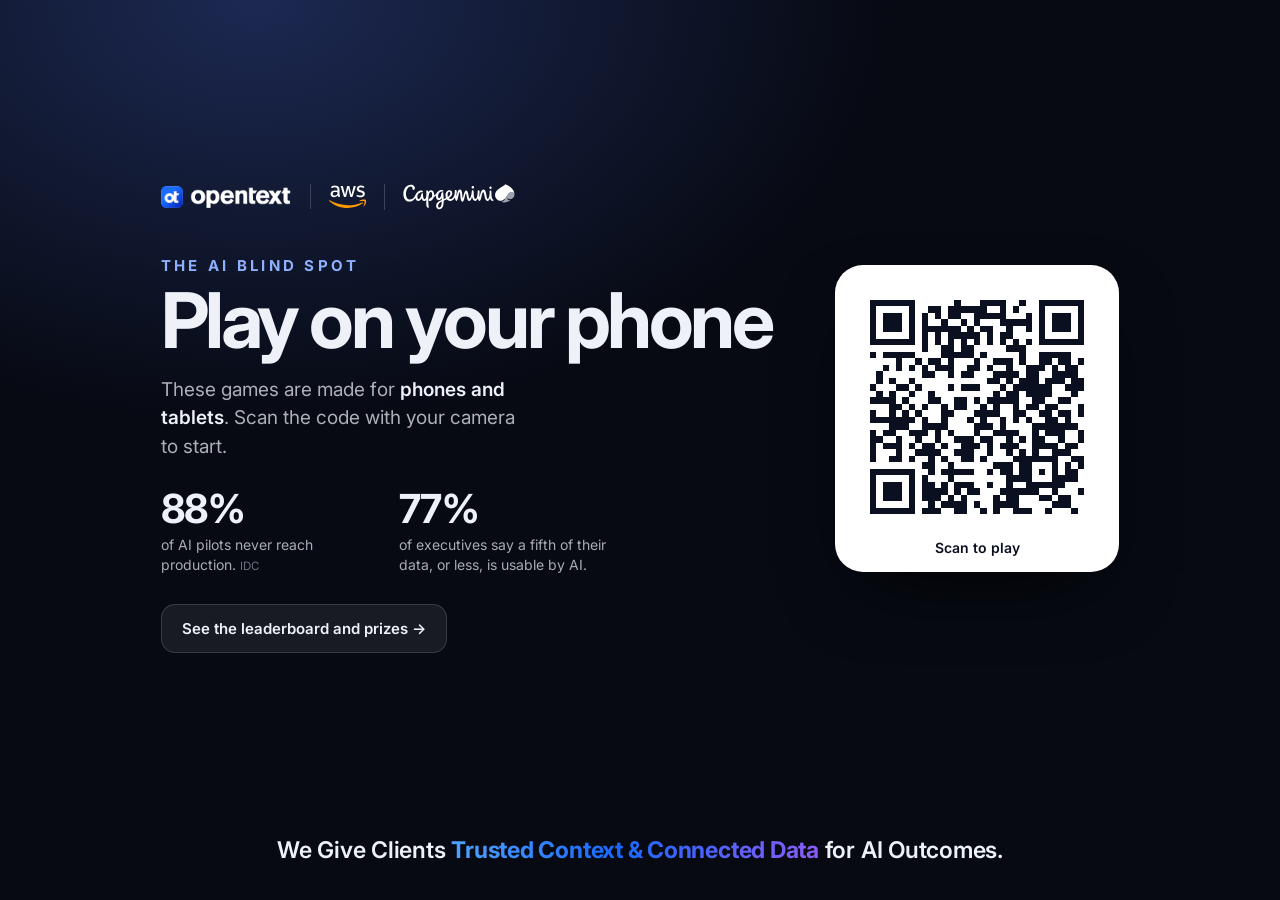
<file: vital-signs.html>
<!doctype html>
<html lang="en">
<head>
<meta charset="utf-8">
<meta name="robots" content="noindex, nofollow">
<meta name="viewport" content="width=device-width,initial-scale=1,maximum-scale=1,user-scalable=no,viewport-fit=cover">
<title>Vital Signs</title>
<meta name="description" content="Context is the oxygen of AI. Keep the brain, nerves and muscles breathing.">
<link rel="icon" href="icons/favicon.ico" sizes="any">
<link rel="icon" type="image/png" sizes="32x32" href="icons/favicon-32.png">
<link rel="icon" type="image/png" sizes="192x192" href="icons/icon-192.png">
<link rel="apple-touch-icon" href="icons/apple-touch-icon.png">
<meta name="theme-color" content="#070a13">
<meta property="og:type" content="website">
<meta property="og:site_name" content="The AI Blind Spot">
<meta property="og:title" content="Vital Signs · The AI Blind Spot">
<meta property="og:description" content="Context is the oxygen of AI. Keep the brain, nerves and muscles breathing.">
<meta property="og:url" content="https://mithya-team.github.io/ai-blind-spot/vital-signs.html">
<meta property="og:image" content="https://mithya-team.github.io/ai-blind-spot/og/vital-signs.png">
<meta property="og:image:width" content="1200">
<meta property="og:image:height" content="630">
<meta property="og:image:alt" content="Vital Signs, co-branded by OpenText, AWS and Capgemini">
<meta name="twitter:card" content="summary_large_image">
<meta name="twitter:title" content="Vital Signs · The AI Blind Spot">
<meta name="twitter:description" content="Context is the oxygen of AI. Keep the brain, nerves and muscles breathing.">
<meta name="twitter:image" content="https://mithya-team.github.io/ai-blind-spot/og/vital-signs.png">
<link rel="preconnect" href="https://fonts.googleapis.com">
<link rel="preconnect" href="https://fonts.gstatic.com" crossorigin>
<link href="https://fonts.googleapis.com/css2?family=Inter:wght@400;500;600;700&display=swap" rel="stylesheet">
<link rel="stylesheet" href="shared/common.css?v=23">
<style>
  :root {
    --bg: #150a14; --fg: #ffeef2; --accent: #ff9db2; --on-accent: #2a0a16;
    --card: rgba(30, 12, 26, .86); --line: rgba(255, 157, 178, .22); --chip: rgba(255, 157, 178, .07);
    --input: rgba(255, 255, 255, .05); --scrim: rgba(12, 4, 12, .45); --shadow: 0 24px 70px rgba(0, 0, 0, .6);
    --font-display: Inter, -apple-system, sans-serif; --display-weight: 700; --font-ui: Inter, -apple-system, sans-serif;
    --display-tracking: -.025em; --demo-bg: #1b0d1a;
  }
</style>
</head>
<body>
<canvas id="c"></canvas>
<script src="shared/config.js?v=23"></script>
<script src="shared/common.js?v=23"></script>
<script>
/* Vital Signs: "context is the oxygen of AI", made playable.
   The figure is an AI. Its brain is the models, its nervous system is orchestration, its muscles are the agents.
   Each part uses up oxygen as it works. Blue bubbles are trusted context and connected data (oxygen): drag one onto a part to refill it.
   Grey bubbles are raw, ungoverned content: tap to govern them first. Feed a part raw content and it chokes.
   A part that runs out stalls. Three stalls, or the clock, end the round. */
(() => {
  const cv = document.getElementById('c');
  const DURATION = +(BS.params.get('t') || 75), LIVES = 3;
  const FONT = 'Inter, -apple-system, sans-serif', INK = '#ffeef2', ROSE = '#ff9db2', O2 = '#9fe8ff', AMBER = '#ffc46b', RED = '#ff6b6b';
  const FEED = .36, CHOKE = .28, REVIVE = .45, STALL_T = 1.6;
  const PARTS = {
    brain: { name: 'Brain', role: 'Language models', k: 1.1 },
    nerve: { name: 'Nervous system', role: 'Orchestration', k: .9 },
    muscle: { name: 'Muscles', role: 'Agents', k: 1 },
  };
  const KEYS = Object.keys(PARTS);
  // The whole analogy, for the legend on wide screens.
  const LEGEND = [['Muscles', 'Application & Agents'], ['Nervous system', 'Orchestration'], ['Brain', 'Language Models'], ['Oxygen', 'Context & Connected Data'], ['Vital organs', 'Systems of Record'], ['Skeleton', 'Infrastructure']];
  const rand = (a, b) => a + Math.random() * (b - a);
  const clamp = (v, a, b) => Math.max(a, Math.min(b, v));
  const lerp = (a, b, t) => a + (b - a) * t;
  const TRK = new Map();
  const trk = s => { let v = TRK.get(s); if (!v) TRK.set(s, v = s.toUpperCase().split('').join(' ')); return v; };
  const rmq = window.matchMedia ? window.matchMedia('(prefers-reduced-motion: reduce)') : null;
  let RM = !!(rmq && rmq.matches);
  if (rmq && rmq.addEventListener) rmq.addEventListener('change', e => { RM = e.matches; });

  let ctx, W, H, L, bg = null;
  let parts = {}, bubbles = [], pops = [], grab = null, ecg = [];
  let running = false, over = false, time = 0, clock = 0, score = 0, shown = 0, lives = LIVES;
  let fed = 0, governed = 0, stalls = 0, chokes = 0, flowT = 0, tick = 0, oxySum = 0, oxyN = 0;
  let spawnCd = 0, surgeCd = 6, warnSec = 0, shake = 0, beat = 0, lifeAt = -9, ecgAcc = 0, hintY = 0, taught = 0;

  // ---------- layout ----------
  // The figure is drawn in units of S around its chest. Targets are where oxygen can be dropped.
  // The shell's strip (the game's idea, the hosts, the attempt) owns the bottom of the screen.
  function safeBottom() {
    const el = document.querySelector('.bs-strip'), b = el && el.getBoundingClientRect();
    return Math.max(BS.SAFE_BOTTOM || 64, b && b.height ? window.innerHeight - b.top + 6 : 0);
  }
  const LEG = 26; // room under the tray for its legend
  function layout(w, h, demo) {
    const r = demo ? clamp(Math.min(w, h) * .085, 14, 26) : clamp(Math.min(w, h) * .075, 25, 34);
    let F, slots = [], legY = 0;
    if (demo) {
      const S = Math.min((h - 16) / 1.25, w * .42); // cropped at the waist so the parts stay large
      F = { cx: w * .38, cy: 10 + .8 * S, S };
      slots = [{ x: w * .84, y: h * .72 }, { x: w * .86, y: h * .34 }];
    } else {
      const row2 = h - safeBottom() - LEG - r, row1 = row2 - r * 2.1, top = 122, bot = row1 - r - 16;
      legY = row2 + r + 15;
      const S = Math.min((bot - top) / 1.7, (w - 36) / 1.42, 330);
      F = { cx: w / 2, cy: top + (bot - top - 1.7 * S) / 2 + .82 * S, S };
      const gap = Math.min(r * 3.3, (Math.min(w, 560) - 2 * r - 24) / 2.5);
      for (let i = 0; i < 3; i++) slots.push({ x: w / 2 + (i - 1) * gap - gap * .25, y: row1 });
      for (let i = 0; i < 3; i++) slots.push({ x: w / 2 + (i - 1) * gap + gap * .25, y: row2 });
    }
    const S = F.S, at = (x, y, rr, k) => ({ k, x: F.cx + x * S, y: F.cy + y * S, r: rr * S });
    const tg = [at(0, -.62, .17, 'brain'), at(0, .12, .125, 'nerve'), at(-.46, -.09, .115, 'muscle'), at(.46, -.09, .115, 'muscle')];
    return { w, h, r, F, slots, tg, legY, demo: !!demo, wide: !demo && w >= 1000 };
  }
  function resize() {
    ({ ctx, w: W, h: H } = BS.fit(cv));
    L = layout(W, H);
    bg = document.createElement('canvas');
    const d = Math.min(2, window.devicePixelRatio || 1);
    bg.width = Math.round(W * d); bg.height = Math.round(H * d);
    const b = bg.getContext('2d'); b.setTransform(d, 0, 0, d, 0, 0);
    paintBg(b, W, H);
    ecg = new Array(Math.ceil(W / 2) + 2).fill(0);
    for (const bb of bubbles) { const s = L.slots[bb.slot]; if (s) { bb.hx = s.x; bb.hy = s.y; } }
    placeHint();
  }
  function placeHint() { hintY = L.slots[0].y - L.r - 16; }

  // ---------- drawing ----------
  function paintBg(c, w, h) {
    const v = c.createLinearGradient(0, 0, 0, h);
    v.addColorStop(0, '#0e060e'); v.addColorStop(.5, '#1a0b19'); v.addColorStop(1, '#0b050b');
    c.fillStyle = v; c.fillRect(0, 0, w, h);
    let s = 11;
    const rnd = () => { s = (s * 16807) % 2147483647; return s / 2147483647; };
    for (let i = 0; i < 80; i++) { c.fillStyle = `rgba(255,214,224,${.05 + rnd() * .16})`; c.beginPath(); c.arc(rnd() * w, rnd() * h, .5 + rnd() * 1, 0, 7); c.fill(); }
  }
  const levelColor = (lv, t) => lv > .5 ? '#ffe3ea' : lv > .25 ? AMBER : (Math.sin(t * 11) > 0 ? RED : '#ff9a9a');

  // The figure itself: a faint body, the skeleton, then the three systems that glow with their oxygen level.
  function drawFigure(c, F, st, t, pulse) {
    const S = F.S, X = x => F.cx + x * S, Y = y => F.cy + y * S;
    const lv = k => st[k].stall > 0 ? 0 : st[k].lv, avg = (lv('brain') + lv('nerve') + lv('muscle')) / 3;
    const path = pts => { c.beginPath(); pts.forEach(([x, y], i) => i ? c.lineTo(X(x), Y(y)) : c.moveTo(X(x), Y(y))); };
    c.save(); c.lineCap = 'round'; c.lineJoin = 'round';
    const aura = c.createRadialGradient(X(0), Y(-.05), 0, X(0), Y(-.05), S * 1.2);
    aura.addColorStop(0, `rgba(255,110,150,${.08 + .16 * avg + .05 * pulse})`); aura.addColorStop(1, 'rgba(255,110,150,0)');
    c.fillStyle = aura; c.fillRect(X(-1.25), Y(-1.25), S * 2.5, S * 2.5);
    // torso
    c.beginPath(); c.moveTo(X(-.4), Y(-.3)); c.quadraticCurveTo(X(-.2), Y(-.39), X(0), Y(-.37)); c.quadraticCurveTo(X(.2), Y(-.39), X(.4), Y(-.3));
    c.quadraticCurveTo(X(.3), Y(.04), X(.25), Y(.22)); c.quadraticCurveTo(X(.23), Y(.4), X(.27), Y(.54)); c.lineTo(X(-.27), Y(.54));
    c.quadraticCurveTo(X(-.23), Y(.4), X(-.25), Y(.22)); c.quadraticCurveTo(X(-.3), Y(.04), X(-.4), Y(-.3)); c.closePath();
    const body = c.createLinearGradient(0, Y(-.4), 0, Y(.6)); body.addColorStop(0, 'rgba(255,170,190,.13)'); body.addColorStop(1, 'rgba(255,170,190,.03)');
    c.fillStyle = body; c.fill(); c.strokeStyle = 'rgba(255,200,214,.2)'; c.lineWidth = 1.2; c.stroke();
    // skeleton: spine, collarbones, ribs, arms, pelvis, thighs fading out
    c.strokeStyle = 'rgba(255,220,228,.3)'; c.lineWidth = Math.max(1.4, S * .011);
    path([[0, -.45], [0, .5]]); c.stroke();
    for (let y = -.3; y < .5; y += .075) { path([[-.022, y], [.022, y]]); c.stroke(); }
    path([[-.4, -.3], [0, -.33], [.4, -.3]]); c.stroke();
    for (let i = 0; i < 4; i++) {
      const y = -.24 + i * .095, wv = .25 - i * .012;
      for (const sx of [-1, 1]) { c.beginPath(); c.moveTo(X(0), Y(y)); c.quadraticCurveTo(X(sx * wv), Y(y - .02), X(sx * wv), Y(y + .07)); c.stroke(); }
    }
    for (const sx of [-1, 1]) {
      path([[sx * .4, -.3], [sx * .52, .12], [sx * .46, .5]]); c.stroke();
      c.beginPath(); c.moveTo(X(sx * .26), Y(.46)); c.quadraticCurveTo(X(sx * .2), Y(.62), X(0), Y(.6)); c.stroke();
      const fem = c.createLinearGradient(0, Y(.56), 0, Y(.88)); fem.addColorStop(0, 'rgba(255,220,228,.3)'); fem.addColorStop(1, 'rgba(255,220,228,0)');
      c.save(); c.strokeStyle = fem; path([[sx * .2, .58], [sx * .24, .88]]); c.stroke(); c.restore();
    }
    c.beginPath(); c.arc(X(0), Y(-.62), S * .17, 0, 7); c.stroke();
    // muscles: the upper arms
    const m = lv('muscle'), mOff = st.muscle.stall > 0;
    c.lineWidth = S * .12; c.strokeStyle = mOff ? 'rgba(140,125,135,.3)' : `rgba(255,140,170,${.14 + .42 * m})`;
    for (const sx of [-1, 1]) { path([[sx * .415, -.24], [sx * .505, .06]]); c.stroke(); }
    c.lineWidth = S * .07; c.strokeStyle = mOff ? 'rgba(140,125,135,.2)' : `rgba(255,140,170,${.08 + .22 * m})`;
    for (const sx of [-1, 1]) { path([[sx * .515, .18], [sx * .47, .44]]); c.stroke(); }
    // nervous system: signals run along the filaments while it has oxygen
    const n = lv('nerve'), nOff = st.nerve.stall > 0;
    c.lineWidth = Math.max(1.2, S * .008); c.strokeStyle = nOff ? 'rgba(150,140,150,.35)' : `rgba(255,236,180,${.18 + .7 * n})`;
    c.setLineDash([S * .03, S * .04]); c.lineDashOffset = nOff ? 0 : -t * S * (.12 + .3 * n);
    path([[0, .12], [0, -.45]]); c.stroke();
    for (const sx of [-1, 1]) {
      path([[0, -.2], [sx * .36, -.27], [sx * .5, .1], [sx * .45, .46]]); c.stroke();
      path([[0, .12], [0, .44], [sx * .19, .57], [sx * .23, .8]]); c.stroke();
      path([[0, 0], [sx * .19, .04]]); c.stroke(); path([[0, .26], [sx * .17, .3]]); c.stroke();
    }
    c.setLineDash([]);
    // brain folds
    const b = lv('brain'), bOff = st.brain.stall > 0;
    c.lineWidth = Math.max(1.3, S * .012); c.strokeStyle = bOff ? 'rgba(150,140,150,.4)' : `rgba(255,214,235,${.2 + .7 * b})`;
    for (let i = -1; i <= 1; i++) {
      const y = -.62 + i * .065, wv = i ? .085 : .115;
      c.beginPath(); c.moveTo(X(-wv), Y(y));
      c.bezierCurveTo(X(-wv * .5), Y(y - .05), X(-wv * .2), Y(y + .05), X(0), Y(y)); c.bezierCurveTo(X(wv * .2), Y(y - .05), X(wv * .5), Y(y + .05), X(wv), Y(y)); c.stroke();
    }
    // heart: the vital organs, beating
    const hr = S * (.034 + .014 * pulse), hx = X(-.1), hy = Y(-.14);
    const hg = c.createRadialGradient(hx, hy, 0, hx, hy, hr * 3.2); hg.addColorStop(0, `rgba(255,90,120,${.5 + .4 * pulse})`); hg.addColorStop(1, 'rgba(255,90,120,0)');
    c.fillStyle = hg; c.beginPath(); c.arc(hx, hy, hr * 3.2, 0, 7); c.fill();
    c.fillStyle = '#ff7d99'; c.beginPath(); c.arc(hx, hy, hr, 0, 7); c.fill();
    c.restore();
  }

  // A target node: dark disc, glow by level, and a ring that shows how much oxygen is left.
  function drawNode(c, g, st, t, hot) {
    const { x, y, r } = g, off = st.stall > 0, lv = off ? 0 : st.lv, col = off ? '#8c7d87' : levelColor(lv, t);
    c.save();
    if (st.surge > 0 && !off) { // working hard: rings push outwards
      for (let i = 0; i < 2; i++) { const k = (t * 1.3 + i * .5) % 1; c.strokeStyle = `rgba(255,196,107,${.5 * (1 - k)})`; c.lineWidth = 1.5; c.beginPath(); c.arc(x, y, r * (1.15 + k * .7), 0, 7); c.stroke(); }
    }
    c.fillStyle = 'rgba(24,9,20,.72)'; c.beginPath(); c.arc(x, y, r, 0, 7); c.fill();
    if (!off) { const gl = c.createRadialGradient(x, y, 0, x, y, r); gl.addColorStop(0, `rgba(255,150,180,${.1 + .5 * lv})`); gl.addColorStop(1, 'rgba(255,150,180,0)'); c.fillStyle = gl; c.beginPath(); c.arc(x, y, r, 0, 7); c.fill(); }
    const lw = Math.max(3, r * .13) * (hot ? 1.5 : 1);
    c.lineWidth = lw; c.strokeStyle = 'rgba(255,230,236,.16)'; c.beginPath(); c.arc(x, y, r, 0, 7); c.stroke();
    if (lv > 0) { c.lineCap = 'round'; c.strokeStyle = col; c.beginPath(); c.arc(x, y, r, -Math.PI / 2, -Math.PI / 2 + Math.PI * 2 * lv); c.stroke(); }
    if (hot) { c.strokeStyle = 'rgba(159,232,255,.8)'; c.lineWidth = 1.5; c.setLineDash([4, 5]); c.beginPath(); c.arc(x, y, r + lw + 4, 0, 7); c.stroke(); c.setLineDash([]); }
    if (st.flash > 0) { c.strokeStyle = `rgba(159,232,255,${st.flash})`; c.lineWidth = 3; c.beginPath(); c.arc(x, y, r + (1 - st.flash) * r * .9, 0, 7); c.stroke(); c.fillStyle = `rgba(159,232,255,${st.flash * .35})`; c.beginPath(); c.arc(x, y, r, 0, 7); c.fill(); }
    if (st.bad > 0) { c.fillStyle = `rgba(255,70,80,${st.bad * .55})`; c.beginPath(); c.arc(x, y, r * 1.15, 0, 7); c.fill(); }
    if (off) { c.font = `700 ${clamp(r * .3, 8, 11)}px ${FONT}`; c.textAlign = 'center'; c.textBaseline = 'middle'; c.fillStyle = '#ffb0b0'; c.fillText(trk('Stalled'), x, y); }
    c.restore();
  }
  // Every part of the body is named, so a still frame reads like the slide: the three you feed, plus the
  // skeleton and the vital organs (static, with a leader line to what they name).
  function drawLabels(c, lay, small) {
    const [b, n, ml, mr] = lay.tg, F = lay.F, S = F.S, f1 = small ? 8 : lay.wide ? 11 : 9.5, f2 = small ? 9 : lay.wide ? 13.5 : 11.5;
    c.save(); c.textBaseline = 'alphabetic'; c.lineJoin = 'round'; c.lineCap = 'round';
    const put = (name, role, x, y, align, dim) => {
      c.textAlign = align; c.lineWidth = 4; c.strokeStyle = 'rgba(20,8,18,.85)';
      c.font = `700 ${f1}px ${FONT}`; c.strokeText(trk(name), x, y); c.fillStyle = `rgba(255,238,242,${dim ? .84 : .95})`; c.fillText(trk(name), x, y);
      if (small) return;
      c.font = `500 ${f2}px ${FONT}`; c.strokeText(role, x, y + f2 + 3); c.fillStyle = `rgba(255,238,242,${dim ? .64 : .7})`; c.fillText(role, x, y + f2 + 3);
    };
    const lead = (x0, y0, x1, y1, ring) => { // from the label to the thing, stopping at a small ring around it
      const d = Math.hypot(x1 - x0, y1 - y0) || 1, k = Math.max(0, d - ring) / d;
      c.strokeStyle = 'rgba(255,238,242,.42)'; c.lineWidth = 1;
      c.beginPath(); c.moveTo(x0, y0); c.lineTo(x0 + (x1 - x0) * k, y0 + (y1 - y0) * k); c.stroke();
      c.beginPath(); c.arc(x1, y1, ring, 0, 7); c.stroke();
    };
    const by = b.y - (small ? -3 : 4), low = small ? 3 : f2 + 9;
    put(PARTS.brain.name, PARTS.brain.role, b.x + b.r + 12, by, 'left');
    put(PARTS.nerve.name, PARTS.nerve.role, n.x, n.y + n.r + 17, 'center');
    put(PARTS.muscle.name, PARTS.muscle.role, ml.x, ml.y + ml.r + 17, 'center');
    put(PARTS.muscle.name, PARTS.muscle.role, mr.x, mr.y + mr.r + 17, 'center');
    // vital organs: beside the head, pointing at the heart
    const vx = b.x - b.r - 12;
    lead(vx - S * .16, by + low, F.cx - S * .1, F.cy - S * .14, S * .058);
    put('Vital organs', 'Systems of record', vx, by, 'right', true);
    // skeleton: beside the hip, pointing at the pelvis (out of frame in the cropped tutorial pictures)
    if (!lay.demo) {
      const sx = F.cx + S * .37, sy = F.cy + S * .6;
      lead(sx - 6, sy - 3.5, F.cx + S * .215, sy - 3.5, 2.2);
      put('Skeleton', 'Infrastructure', sx, sy, 'left', true);
    }
    c.restore();
  }
  // Under the tray: what the two kinds of bubble are.
  function drawTrayLegend(c, lay) {
    const items = [[1, 'Trusted context'], [0, 'Ungoverned \u00b7 tap to govern']], d = 5, gi = 6, gap = 16;
    c.save(); c.font = `600 ${lay.wide ? 12.5 : 10.5}px ${FONT}`; c.textBaseline = 'middle'; c.textAlign = 'left';
    const ws = items.map(([, t]) => c.measureText(t).width), total = ws.reduce((a, v) => a + v + d * 2 + gi, 0) + gap * (items.length - 1);
    let x = lay.w / 2 - total / 2; const y = lay.legY;
    items.forEach(([k, t], i) => {
      if (k) {
        const g = c.createRadialGradient(x + d - 1.5, y - 1.5, .5, x + d, y, d); g.addColorStop(0, '#f4fdff'); g.addColorStop(.5, '#8fe0ff'); g.addColorStop(1, '#2f9bd8');
        c.shadowColor = 'rgba(120,220,255,.7)'; c.shadowBlur = 6; c.fillStyle = g; c.beginPath(); c.arc(x + d, y, d, 0, 7); c.fill(); c.shadowBlur = 0;
      } else {
        c.fillStyle = '#7b6f7c'; c.beginPath(); c.arc(x + d, y, d, 0, 7); c.fill();
        c.strokeStyle = 'rgba(255,230,236,.75)'; c.lineWidth = 1.2; c.setLineDash([2, 2]); c.beginPath(); c.arc(x + d, y, d - .6, 0, 7); c.stroke(); c.setLineDash([]);
      }
      c.lineJoin = 'round'; c.lineWidth = 3; c.strokeStyle = 'rgba(14,5,14,.8)'; c.strokeText(t, x + d * 2 + gi, y + .5);
      c.fillStyle = k ? 'rgba(206,242,255,.92)' : 'rgba(255,238,242,.78)'; c.fillText(t, x + d * 2 + gi, y + .5);
      x += d * 2 + gi + ws[i] + gap;
    });
    c.restore();
  }

  // kind: 0 = raw content (grey, dashed, a page), 1 = oxygen (blue, O2). Values in between cross-fade while it is governed.
  function drawBubble(c, x, y, r, kind, t, o = {}) {
    const sc = o.scale == null ? 1 : o.scale;
    if (sc <= 0) return;
    c.save(); c.translate(x, y); c.scale(sc, sc); if (o.alpha != null) c.globalAlpha *= o.alpha;
    const face = (k, a) => {
      if (a <= 0) return;
      c.save(); c.globalAlpha *= a;
      const g = c.createRadialGradient(-r * .3, -r * .35, r * .1, 0, 0, r);
      if (k) { g.addColorStop(0, '#f4fdff'); g.addColorStop(.45, '#8fe0ff'); g.addColorStop(1, '#2f9bd8'); }
      else { g.addColorStop(0, '#b9adb8'); g.addColorStop(.5, '#7b6f7c'); g.addColorStop(1, '#4a4050'); }
      if (k) { c.shadowColor = 'rgba(120,220,255,.7)'; c.shadowBlur = r * .7; }
      c.fillStyle = g; c.beginPath(); c.arc(0, 0, r, 0, 7); c.fill(); c.shadowBlur = 0;
      c.lineWidth = 1.6; c.strokeStyle = k ? 'rgba(255,255,255,.85)' : 'rgba(255,230,236,.6)';
      if (!k) c.setLineDash([4, 4]);
      c.beginPath(); c.arc(0, 0, r - 1, 0, 7); c.stroke(); c.setLineDash([]);
      if (k) {
        c.fillStyle = '#0b3550'; c.textAlign = 'center'; c.textBaseline = 'middle';
        c.font = `700 ${r * .72}px ${FONT}`; c.fillText('O', -r * .12, r * .02);
        c.font = `700 ${r * .4}px ${FONT}`; c.fillText('2', r * .3, r * .24);
        c.fillStyle = 'rgba(255,255,255,.75)'; c.beginPath(); c.ellipse(-r * .38, -r * .48, r * .2, r * .11, -.6, 0, 7); c.fill();
      } else {
        const pw = r * .64, ph = r * .82, fx = pw * .32;
        c.fillStyle = 'rgba(245,238,244,.92)';
        c.beginPath(); c.moveTo(-pw / 2, -ph / 2); c.lineTo(pw / 2 - fx, -ph / 2); c.lineTo(pw / 2, -ph / 2 + fx); c.lineTo(pw / 2, ph / 2); c.lineTo(-pw / 2, ph / 2); c.closePath(); c.fill();
        c.fillStyle = 'rgba(74,64,80,.75)';
        for (let i = 0; i < 3; i++) c.fillRect(-pw * .3, -ph * .12 + i * ph * .2, pw * (i === 2 ? .38 : .6), Math.max(1.4, r * .06));
      }
      c.restore();
    };
    face(0, 1 - kind); face(1, kind);
    if (o.ring > 0) { c.strokeStyle = `rgba(159,232,255,${o.ring})`; c.lineWidth = 2.5; c.beginPath(); c.arc(0, 0, r * (1 + (1 - o.ring) * .9), 0, 7); c.stroke(); }
    c.restore();
  }

  function drawPops(c, list) {
    c.textAlign = 'center'; c.textBaseline = 'middle';
    for (const p of list) {
      const k = p.life / p.max, up = (1 - k) * 30;
      c.globalAlpha = clamp(k * 2.4, 0, 1) * clamp((1 - k) * 8, 0, 1);
      c.font = `700 ${p.size}px ${FONT}`;
      c.lineWidth = 4; c.strokeStyle = 'rgba(14,5,14,.75)'; c.strokeText(p.text, p.x, p.y - up);
      c.fillStyle = p.color; c.fillText(p.text, p.x, p.y - up);
    }
    c.globalAlpha = 1;
  }
  function drawLives(c, x, y, n, lostAt, now) {
    for (let i = 0; i < LIVES; i++) {
      const on = i < n, bx = x + (i - (LIVES - 1) / 2) * 16, k = !on && i === n ? clamp((now - lostAt) * 2.5, 0, 1) : 1;
      c.fillStyle = on ? ROSE : `rgba(255,107,107,${.9 - .6 * k})`;
      c.beginPath(); c.arc(bx, y, 4, 0, 7); c.fill();
    }
  }
  // One heartbeat, p from 0 to 1.
  function wave(p) {
    if (p < .08) return 0;
    if (p < .16) return .12 * Math.sin(Math.PI * (p - .08) / .08);
    if (p < .22) return 0;
    if (p < .25) return lerp(0, -.15, (p - .22) / .03);
    if (p < .29) return lerp(-.15, 1, (p - .25) / .04);
    if (p < .33) return lerp(1, -.3, (p - .29) / .04);
    if (p < .36) return lerp(-.3, 0, (p - .33) / .03);
    if (p < .48) return 0;
    if (p < .64) return .22 * Math.sin(Math.PI * (p - .48) / .16);
    return 0;
  }
  function drawEcg(c, w, y, amp) {
    c.save(); c.lineWidth = 1.6; c.lineJoin = 'round';
    const g = c.createLinearGradient(0, 0, w, 0); g.addColorStop(0, 'rgba(255,157,178,0)'); g.addColorStop(.25, 'rgba(255,157,178,.5)'); g.addColorStop(1, 'rgba(255,157,178,.95)');
    c.strokeStyle = g; c.beginPath();
    for (let i = 0; i < ecg.length; i++) { const x = w - (ecg.length - 1 - i) * 2; if (i) c.lineTo(x, y - ecg[i] * amp); else c.moveTo(x, y - ecg[i] * amp); }
    c.stroke();
    c.fillStyle = '#ffd3dc'; c.beginPath(); c.arc(w - 1, y - ecg[ecg.length - 1] * amp, 2.4, 0, 7); c.fill();
    c.restore();
  }
  const mult = () => 1 + Math.min(4, Math.floor(flowT / 6));
  function drawHud(c, w) {
    const top = c.createLinearGradient(0, 0, 0, 122);
    top.addColorStop(0, 'rgba(12,4,12,.95)'); top.addColorStop(.6, 'rgba(12,4,12,.7)'); top.addColorStop(1, 'rgba(12,4,12,0)');
    c.fillStyle = top; c.fillRect(0, 0, w, 122);
    drawEcg(c, w, 92, 15);
    if (!running && !over) return;
    const left = Math.max(0, DURATION - time), mm = Math.floor(left / 60), ss = String(Math.floor(left % 60)).padStart(2, '0');
    c.textBaseline = 'alphabetic';
    c.textAlign = 'left'; c.font = `700 9.5px ${FONT}`; c.fillStyle = 'rgba(255,238,242,.6)'; c.fillText(trk('Score'), 18, 28);
    c.font = `700 22px ${FONT}`; c.fillStyle = INK; c.fillText(BS.fmt(shown), 18, 52);
    c.textAlign = 'right'; c.font = `700 9.5px ${FONT}`; c.fillStyle = 'rgba(255,238,242,.6)'; c.fillText(trk('Time'), w - 18, 28);
    c.font = `700 22px ${FONT}`; c.fillStyle = left <= 5 && running ? '#ff9a8c' : INK; c.fillText(`${mm}:${ss}`, w - 18, 52);
    const m = mult();
    c.textAlign = 'center'; c.font = `700 9.5px ${FONT}`; c.fillStyle = m > 1 ? ROSE : 'rgba(255,238,242,.6)'; c.fillText(trk(m > 1 ? `Steady ×${m}` : 'Stalls left'), w / 2, 28);
    drawLives(c, w / 2, 43, lives, lifeAt, clock);
    c.fillStyle = 'rgba(255,238,242,.1)'; c.fillRect(0, 0, w, 3);
    c.fillStyle = ROSE; c.fillRect(0, 0, w * clamp(1 - time / DURATION, 0, 1), 3);
  }
  function drawLegend(c, lay) {
    const x = Math.max(40, lay.F.cx - lay.F.S * 1.05 - 300), y0 = lay.F.cy - lay.F.S * .5;
    c.save(); c.textAlign = 'left'; c.textBaseline = 'alphabetic';
    c.font = `700 9.5px ${FONT}`; c.fillStyle = 'rgba(255,238,242,.5)'; c.fillText(trk('The AI body'), x, y0 - 22);
    LEGEND.forEach(([part, layer], i) => {
      const y = y0 + i * 42, key = part === 'Oxygen';
      c.fillStyle = key ? O2 : 'rgba(255,157,178,.8)'; c.beginPath(); c.arc(x + 4, y - 5, 4, 0, 7); c.fill();
      c.font = `700 15px ${FONT}`; c.fillStyle = key ? O2 : 'rgba(255,238,242,.9)'; c.fillText(part, x + 18, y);
      c.font = `500 12px ${FONT}`; c.fillStyle = 'rgba(255,238,242,.5)'; c.fillText(layer, x + 18, y + 17);
    });
    c.restore();
  }

  function draw() {
    const c = ctx;
    c.save();
    if (shake > 0 && !RM) c.translate(rand(-1, 1) * shake * 9, rand(-1, 1) * shake * 9);
    c.drawImage(bg, 0, 0, W, H);
    const pulse = Math.max(0, wave(beat % 1));
    drawFigure(c, L.F, parts, clock, pulse);
    if (L.wide) drawLegend(c, L);
    const hot = grab && grab.moved ? nearest(grab.b.x, grab.b.y) : null;
    L.tg.forEach(g => drawNode(c, g, parts[g.k], clock, hot && hot.k === g.k && parts[g.k].stall <= 0));
    drawLabels(c, L, false);
    // the supply line: where context arrives
    const s0 = L.slots[0];
    c.textAlign = 'center'; c.textBaseline = 'alphabetic'; c.font = `700 9px ${FONT}`; c.fillStyle = 'rgba(255,238,242,.34)';
    if ((running && taught >= 2) || over) c.fillText(trk('Incoming content'), W / 2, s0.y - L.r - 8);
    drawTrayLegend(c, L);
    for (const b of bubbles) {
      if (b === (grab && grab.b)) continue;
      const k = b.kind ? clamp((clock - b.gov) / .25, 0, 1) : 0;
      const o = b.state === 'eat' ? { scale: 1 - b.t / .2 } : b.state === 'pop' ? { scale: 1 + b.t * 1.6, alpha: 1 - b.t / .25 } : { scale: clamp((clock - b.born) * 5, 0, 1), ring: b.kind ? clamp(1 - (clock - b.gov) / .45, 0, 1) : 0 };
      drawBubble(c, b.x, b.y, L.r, b.kind ? k : 0, clock, o);
    }
    if (grab) drawBubble(c, grab.b.x, grab.b.y, L.r, grab.b.kind ? 1 : 0, clock, { scale: 1.1 });
    if (running || over) drawPops(c, pops);
    c.restore();
    drawHud(c, W);
    if (running && taught < 2) {
      const a = clamp(time * 2, 0, 1) * (.78 + .22 * Math.sin(clock * 3.2));
      c.globalAlpha = a; c.textAlign = 'center'; c.textBaseline = 'alphabetic';
      c.font = `700 14.5px ${FONT}`; c.fillStyle = INK;
      c.fillText(taught === 0 ? 'Drag a blue bubble onto a part' : 'Tap a grey bubble to govern it', W / 2, hintY - 18);
      c.font = `500 12px ${FONT}`; c.fillStyle = 'rgba(255,238,242,.75)';
      c.fillText(taught === 0 ? 'Feed whichever ring is running low' : 'Ungoverned content becomes trusted context', W / 2, hintY);
      c.globalAlpha = 1;
    }
  }

  // ---------- play ----------
  function pop(x, y, text, size, color, life = 1.1) {
    if (running) pops.push({ x: clamp(x, 76, W - 76), y: Math.max(126, y), text, size, color, life, max: life });
  }
  function nearest(x, y) {
    let best = null, bd = 1e9;
    for (const g of L.tg) { const d = Math.hypot(g.x - x, g.y - y) - g.r; if (d < L.r * 1.1 && d < bd) { bd = d; best = g; } }
    return best;
  }
  function spawnBubble(kind) {
    const used = new Set(bubbles.filter(b => b.state !== 'eat' && b.state !== 'pop').map(b => b.slot));
    const free = L.slots.map((_, i) => i).filter(i => !used.has(i));
    if (!free.length) return false;
    const slot = free[Math.floor(Math.random() * free.length)], s = L.slots[slot];
    bubbles.push({ slot, hx: s.x, hy: s.y, x: s.x + rand(-20, 20), y: H + L.r + 10, kind, gov: -9, born: clock, state: 'in', t: 0, ph: rand(0, 6) });
    return true;
  }
  function govern(b) {
    b.kind = 1; b.gov = clock; governed++; score += 5;
    if (taught === 1) taught = 2;
    BS.sfx('link', { n: governed % 8 }); BS.vibrate(8);
    pop(b.x, b.y - L.r - 12, 'Trusted', 14, O2, .9);
  }
  function feed(b, g) {
    const p = parts[g.k];
    if (p.stall > 0) { b.state = 'back'; return; }
    if (!b.kind) { // raw content: the part chokes
      p.lv = Math.max(0, p.lv - CHOKE); p.bad = 1; chokes++; flowT = 0; shake = .6;
      b.state = 'pop'; b.t = 0;
      BS.sfx('breach'); BS.vibrate([20, 30, 40]);
      pop(g.x, g.y - g.r - 14, 'Raw content: choked', 15, RED, 1.3);
      return;
    }
    const low = p.lv < .25, pts = (20 + (low ? 10 : 0)) * mult();
    p.lv = Math.min(1, p.lv + FEED); p.flash = 1; fed++; score += pts;
    if (taught === 0) taught = governed || !bubbles.some(x => !x.kind) ? 2 : 1;
    b.state = 'eat'; b.t = 0; b.tx = g.x; b.ty = g.y;
    BS.sfx('pickup', { n: fed }); BS.vibrate(10);
    pop(g.x, g.y - g.r - 14, low ? `Just in time  +${pts}` : `+${pts}`, low ? 15 : 14, low ? ROSE : 'rgba(255,238,242,.9)');
  }
  function stall(k) {
    const p = parts[k], g = L.tg.find(x => x.k === k);
    p.stall = STALL_T; p.lv = 0; p.surge = 0; stalls++; lives--; flowT = 0; lifeAt = clock; shake = 1;
    BS.sfx('hit'); BS.vibrate([40, 40, 80]);
    pop(g.x, g.y - g.r - 14, `${PARTS[k].name} stalled`, 17, RED, 1.5);
    if (lives <= 0) end();
  }

  function start() {
    parts = {}; KEYS.forEach(k => { parts[k] = { lv: .8, stall: 0, flash: 0, bad: 0, surge: 0 }; });
    bubbles = []; pops = []; grab = null;
    time = 0; score = 0; shown = 0; lives = LIVES; fed = 0; governed = 0; stalls = 0; chokes = 0; flowT = 0; tick = 0; oxySum = 0; oxyN = 0;
    spawnCd = .9; surgeCd = 7; warnSec = 0; shake = 0; lifeAt = -9; over = false; running = true; taught = 0;
    L = layout(W, H); // the strip is on screen now: measure it
    placeHint();
    spawnBubble(1); spawnBubble(1); spawnBubble(0);
  }
  function takeaway() {
    const pct = oxyN ? Math.round(100 * oxySum / oxyN) : 0, times = n => n === 1 ? 'once' : n === 2 ? 'twice' : `${n} times`;
    if (lives <= 0) return 'Three stalls. Models and agents stop the moment governed context stops reaching them.';
    if (!stalls && !chokes) return `Not one stall. Your AI ran at ${pct}% oxygen because governed context kept arriving.`;
    if (chokes && !stalls) return `Your AI ran at ${pct}% oxygen, but it was fed raw, ungoverned content ${times(chokes)} and choked on it.`;
    return `Your AI ran at ${pct}% oxygen and stalled ${times(stalls)}. Without a steady supply of context, the brain, nerves and muscles stop.`;
  }
  function end() {
    if (over) return;
    running = false; over = true;
    if (grab) { grab.b.state = 'back'; grab = null; }
    setTimeout(() => BS.finish({
      score,
      headline: lives <= 0 ? 'Your AI stalled' : 'Time',
      theme: takeaway(),
      stats: { oxygen: oxyN ? Math.round(100 * oxySum / oxyN) : 0, fed, governed, stalls },
      win: false,
    }), 900);
  }

  function update(dt) {
    clock += dt;
    const attract = !running && !over;
    if (attract) { // behind the intro card: an idle body, breathing
      if (!parts.brain) KEYS.forEach(k => { parts[k] = { lv: .7, stall: 0, flash: 0, bad: 0, surge: 0 }; });
      KEYS.forEach((k, i) => { parts[k].lv = .62 + .3 * Math.sin(clock * .5 + i * 2.1); });
      if (bubbles.length < 4 && Math.random() < dt * 1.2) spawnBubble(Math.random() < .65 ? 1 : 0);
    }
    const avg = parts.brain ? KEYS.reduce((s, k) => s + (parts[k].stall > 0 ? 0 : parts[k].lv), 0) / 3 : .7;
    if (running) {
      time += dt;
      const pr = clamp(time / DURATION, 0, 1), left = DURATION - time;
      if (left > 0 && left <= 5 && Math.ceil(left) !== warnSec) { warnSec = Math.ceil(left); BS.sfx('warn'); }
      // every part uses oxygen as it works, faster as the round goes on, and faster still during a surge
      const base = lerp(.032, .062, pr);
      for (const k of KEYS) {
        const p = parts[k];
        if (p.stall > 0) { p.stall -= dt; if (p.stall <= 0) { p.stall = 0; p.lv = REVIVE; p.flash = .8; } continue; }
        p.lv -= base * PARTS[k].k * (p.surge > 0 ? 2.1 : 1) * dt;
        if (p.surge > 0) p.surge -= dt;
        if (p.lv <= 0 && running) stall(k);
      }
      if (running) {
        surgeCd -= dt;
        if (surgeCd <= 0) { const live = KEYS.filter(k => parts[k].stall <= 0); if (live.length) parts[live[Math.floor(Math.random() * live.length)]].surge = 3.2; surgeCd = rand(6, 9) - pr * 2; }
        spawnCd -= dt;
        if (spawnCd <= 0) {
          const raws = bubbles.filter(b => !b.kind).length;
          spawnBubble(raws < 4 && Math.random() < lerp(.3, .5, pr) ? 0 : 1);
          spawnCd = lerp(1.25, .72, pr);
        }
        flowT += dt; oxySum += avg * dt; oxyN += dt;
        tick += dt;
        if (tick >= 1) { tick -= 1; score += 2 * mult() * KEYS.filter(k => parts[k].stall <= 0).length; }
        if (time >= DURATION) end();
      }
    }
    for (const k of KEYS) { const p = parts[k]; if (!p) continue; p.flash = Math.max(0, p.flash - dt * 2.4); p.bad = Math.max(0, p.bad - dt * 2); }
    // bubbles
    for (const b of bubbles) {
      if (b.state === 'in' || b.state === 'back') {
        const k = Math.min(1, dt * 7); b.x += (b.hx - b.x) * k; b.y += (b.hy - b.y) * k;
        if (Math.hypot(b.hx - b.x, b.hy - b.y) < 1.5) { b.state = 'idle'; b.t0 = clock; }
      } else if (b.state === 'idle') {
        b.x = b.hx + Math.sin(clock * .9 + b.ph) * 4; b.y = b.hy + Math.sin(clock * 1.3 + b.ph * 1.7) * 4;
      } else if (b.state === 'drag' && grab && grab.b === b) {
        grab.k = Math.min(1, grab.k + dt * 9);
        const lift = grab.moved ? grab.lift * grab.k : 0, tx = grab.px + grab.ox * (1 - grab.k), ty = grab.py + grab.oy * (1 - grab.k) - lift;
        if (grab.moved) { const k = Math.min(1, dt * 30); b.x += (tx - b.x) * k; b.y += (ty - b.y) * k; }
      } else if (b.state === 'eat') {
        b.t += dt; const k = Math.min(1, dt * 16); b.x += (b.tx - b.x) * k; b.y += (b.ty - b.y) * k;
      } else if (b.state === 'pop') b.t += dt;
    }
    bubbles = bubbles.filter(b => !(b.state === 'eat' && b.t >= .2) && !(b.state === 'pop' && b.t >= .25));
    for (const p of pops) p.life -= dt;
    pops = pops.filter(p => p.life > 0);
    shake = Math.max(0, shake - dt * 2.6);
    shown += (score - shown) * Math.min(1, dt * 10); if (Math.abs(score - shown) < 1) shown = score;
    // heartbeat: quicker when oxygen is low, and the trace flattens when a part has stalled
    const stalled = parts.brain && KEYS.some(k => parts[k].stall > 0);
    beat += dt * lerp(1.85, 1.05, avg);
    ecgAcc += dt * 60;
    while (ecgAcc >= 1) { ecgAcc -= 1; ecg.push(wave(beat % 1) * (stalled ? .12 : .3 + .7 * avg) + (stalled ? rand(-.04, .04) : 0)); ecg.shift(); }
  }

  // ---------- input: tap a grey bubble to govern it, drag any bubble onto a part ----------
  cv.addEventListener('pointerdown', e => {
    if (!running || grab) return;
    let best = null, bd = 1e9;
    for (const b of bubbles) {
      if (b.state !== 'idle' && b.state !== 'in' && b.state !== 'back') continue;
      const d = Math.hypot(b.x - e.clientX, b.y - e.clientY);
      if (d < L.r + 16 && d < bd) { bd = d; best = b; }
    }
    if (!best) return;
    grab = { id: e.pointerId, b: best, sx: e.clientX, sy: e.clientY, px: e.clientX, py: e.clientY, ox: best.x - e.clientX, oy: best.y - e.clientY, moved: false, k: 0, lift: e.pointerType === 'touch' ? L.r * 1.25 : 0 };
    best.state = 'drag';
    try { cv.setPointerCapture(e.pointerId); } catch (_) {}
  });
  cv.addEventListener('pointermove', e => {
    if (!grab || e.pointerId !== grab.id) return;
    grab.px = e.clientX; grab.py = e.clientY;
    if (!grab.moved && Math.hypot(grab.px - grab.sx, grab.py - grab.sy) > 9) grab.moved = true;
  });
  function release(e, cancel) {
    if (!grab || e.pointerId !== grab.id) return;
    const b = grab.b, moved = grab.moved;
    grab = null;
    if (!running || cancel) { b.state = 'back'; return; }
    if (!moved) { // a tap
      b.state = 'back';
      if (!b.kind) govern(b);
      else if (taught < 2) pop(b.x, b.y - L.r - 12, 'Drag it onto a part', 13, 'rgba(255,238,242,.9)', 1);
      return;
    }
    const g = nearest(b.x, b.y);
    if (g) feed(b, g); else b.state = 'back';
  }
  cv.addEventListener('pointerup', e => release(e, false));
  cv.addEventListener('pointercancel', e => release(e, true));

  let last = performance.now();
  function frame(t) {
    const dt = Math.min(.05, (t - last) / 1000); last = t;
    if (!BS.paused) update(dt); // frozen behind the pause card
    draw();
    requestAnimationFrame(frame);
  }

  // ---------- tutorial demos: each frame is drawn from t alone ----------
  const mk = (b, n, m, o = {}) => ({ brain: { lv: b, stall: 0, flash: 0, bad: 0, surge: 0, ...(o.brain || {}) }, nerve: { lv: n, stall: 0, flash: 0, bad: 0, surge: 0, ...(o.nerve || {}) }, muscle: { lv: m, stall: 0, flash: 0, bad: 0, surge: 0, ...(o.muscle || {}) } });
  function demoScene(c, w, h, T, st, hotK) {
    const lay = layout(w, h, true);
    const v = c.createLinearGradient(0, 0, 0, h); v.addColorStop(0, '#1d0e1c'); v.addColorStop(1, '#100610');
    c.fillStyle = v; c.fillRect(0, 0, w, h);
    drawFigure(c, lay.F, st, T, Math.max(0, wave((T * 1.2) % 1)));
    lay.tg.forEach(g => drawNode(c, g, st[g.k], T, hotK === g.k));
    drawLabels(c, lay, lay.F.S < 190);
    return lay;
  }
  const flashAt = a => a >= 0 && a < .45 ? 1 - a / .45 : 0;
  function demoPop(c, x, y, a, text, size, color, max = 1.2) {
    if (a < 0 || a >= max) return;
    drawPops(c, [{ x, y, text, size, color, life: max - a, max }]);
  }
  // A drag from a to b between t0 and t1, with the ghost fingertip.
  function dragAt(c, lay, kind, a, b, t, t0, t1, T) {
    const k = BS.ease((t - t0) / (t1 - t0)), x = lerp(a.x, b.x, k), y = lerp(a.y, b.y, k);
    if (t < t1) { drawBubble(c, x, y, lay.r, kind, T, { scale: t > t0 ? 1.1 : 1 }); }
    else if (t < t1 + .2) drawBubble(c, b.x, b.y, lay.r, kind, T, kind ? { scale: 1 - (t - t1) / .2 } : { scale: 1 + (t - t1) * 1.6, alpha: 1 - (t - t1) / .2 });
    if (t > t0 - .5 && t < t1 + .35) BS.drawHand(c, x + lay.r * .2, y + lay.r * .5, t >= t0 - .1 && t < t1, '#ffeef2');
  }

  function demoNeeds(c, w, h, T) {
    const t = T % 5, k = t / 5;
    demoScene(c, w, h, T, mk(lerp(.92, .2, k), lerp(.75, .42, k), lerp(.85, .5, k), { brain: { surge: t > 2 ? 1 : 0 } }));
  }
  function demoFeed(c, w, h, T) {
    const t = T % 4.2, t0 = .9, t1 = 2, a = t - t1;
    const lv = a < 0 ? .2 : Math.min(.2 + FEED, .2 + FEED * BS.ease(a / .3));
    const lay = demoScene(c, w, h, T, mk(lv, .7, .62, { brain: { flash: flashAt(a) } }), t > t0 && a < 0 ? 'brain' : null);
    dragAt(c, lay, 1, lay.slots[0], lay.tg[0], t, t0, t1, T);
    demoPop(c, w * .8, h * .42, a, 'Just in time', 14, ROSE);
  }
  function demoGovern(c, w, h, T) {
    const t = T % 5.2, tap = 1.2, t0 = 2.3, t1 = 3.3, a = t - t1, s = layout(w, h, true).slots[0];
    const lv = a < 0 ? .3 : Math.min(.3 + FEED, .3 + FEED * BS.ease(a / .3));
    const lay = demoScene(c, w, h, T, mk(.74, lv, .66, { nerve: { flash: flashAt(a) } }), t > t0 && a < 0 ? 'nerve' : null);
    const kind = clamp((t - tap) / .25, 0, 1);
    if (t < t0) {
      drawBubble(c, s.x, s.y, lay.r, kind, T, { ring: t >= tap ? clamp(1 - (t - tap) / .45, 0, 1) : 0 });
      if (t > .3 && t < tap + .4) BS.drawHand(c, s.x + lay.r * .2, s.y + lay.r * .5, t >= tap - .14 && t < tap + .12, '#ffeef2');
      demoPop(c, s.x, s.y - lay.r - 12, t - tap, 'Trusted', 13, O2, 1);
    } else dragAt(c, lay, 1, s, lay.tg[1], t, t0, t1, T);
  }
  function demoChoke(c, w, h, T) {
    const t = T % 4.2, t0 = .9, t1 = 2, a = t - t1, g0 = layout(w, h, true).tg[3];
    const lv = a < 0 ? .62 : Math.max(.62 - CHOKE, .62 - CHOKE * BS.ease(a / .3));
    const lay = demoScene(c, w, h, T, mk(.7, .66, lv, { muscle: { bad: a >= 0 && a < .5 ? 1 - a / .5 : 0 } }), t > t0 && a < 0 ? 'muscle' : null);
    dragAt(c, lay, 0, lay.slots[0], g0, t, t0, t1, T);
    demoPop(c, w * .8, h * .42, a, 'Choked', 14, RED);
  }
  function demoStall(c, w, h, T) {
    const t = T % 5, tS = 1.8, tR = 3.6;
    const off = t >= tS && t < tR, lv = t < tS ? lerp(.3, 0, t / tS) : t < tR ? 0 : REVIVE;
    const lay = demoScene(c, w, h, T, mk(lv, .6, .55, { brain: { stall: off ? 1 : 0, flash: flashAt(t - tR) } }));
    demoPop(c, w * .8, h * .42, t - tS, 'Brain stalled', 14, RED, 1.6);
    drawLives(c, w - 36, 18, t >= tS ? LIVES - 1 : LIVES, tS, t);
  }

  const TUTORIAL = [
    { title: 'Your AI needs oxygen', text: 'The brain is your models, the nervous system is orchestration, the muscles are your agents. Each ring runs down as that part works.', demo: demoNeeds },
    { title: 'Drag context to a part', text: 'Blue bubbles are trusted context and connected data: the oxygen. Drag one onto whichever part is running low.', demo: demoFeed },
    { title: 'Govern raw content first', text: 'Grey bubbles are raw, ungoverned content. Tap one to govern it and it becomes trusted context: oxygen.', demo: demoGovern },
    { title: 'Never feed raw content', text: 'Give a part ungoverned content and it chokes: it loses oxygen instead of gaining it.', demo: demoChoke },
    { title: 'Don’t let anything stall', text: `A part with an empty ring stalls. Three stalls or ${DURATION} seconds end the round. Keep all three breathing to build your multiplier.`, demo: demoStall },
  ];

  if (BS.params.has('debug')) window.__dbg = {
    state: () => ({ parts, bubbles, score, lives, time, fed, governed, stalls }),
    step: (n = 1) => { for (let i = 0; i < n; i++) update(1 / 60); draw(); },
    set: (k, lv) => { parts[k].lv = lv; },
    feed: (i, k) => { const b = bubbles[i]; if (b) feed(b, L.tg.find(g => g.k === k)); },
    govern: i => { const b = bubbles[i]; if (b && !b.kind) govern(b); },
    layout: () => L,
  };
  resize();
  window.addEventListener('resize', resize);
  BS.init({
    id: 'vital-signs',
    tagline: 'Context is the oxygen of AI. Keep it breathing.',
    onStart: start,
    score: () => score,
    tutorial: TUTORIAL,
  });
  requestAnimationFrame(frame);
})();
</script>
</body>
</html>
</file>
<file: shared/common.css>
/* Shared shell styles for The AI Blind Spot games.
   Each game sets the theme through CSS variables on :root:
   --bg --fg --accent --on-accent --card --line --chip --input --scrim --shadow
   --font-display --font-ui --display-weight --display-tracking --theme-style --demo-bg --bad */
* { box-sizing: border-box; margin: 0; padding: 0; }
html, body {
  height: 100%; overflow: hidden; overscroll-behavior: none;
  background: var(--bg); color: var(--fg);
  font-family: var(--font-ui, -apple-system, BlinkMacSystemFont, "Segoe UI", sans-serif);
  -webkit-tap-highlight-color: transparent; -webkit-user-select: none; user-select: none;
  -webkit-font-smoothing: antialiased;
}
body { position: fixed; inset: 0; }
canvas { display: block; position: fixed; inset: 0; touch-action: none; }

/* ---- Overlay and card ---- */
.ov {
  position: fixed; inset: 0; z-index: 10; display: flex;
  padding: max(14px, env(safe-area-inset-top)) 14px max(14px, env(safe-area-inset-bottom));
  background: var(--scrim); opacity: 0; pointer-events: none; transition: opacity .35s ease;
  overflow-y: auto; -webkit-overflow-scrolling: touch;
}
.ov.show { opacity: 1; pointer-events: auto; }
.card {
  position: relative; width: 100%; max-width: 384px; margin: auto; padding: 22px 20px 16px; text-align: center;
  background: var(--card); border: 1px solid var(--line); border-radius: 26px;
  box-shadow: var(--shadow), inset 0 1px 0 rgba(255,255,255,.14);
  backdrop-filter: blur(18px) saturate(1.2); -webkit-backdrop-filter: blur(18px) saturate(1.2);
  transform: translateY(16px) scale(.985); transition: transform .5s cubic-bezier(.2,.8,.2,1);
}
.ov.show .card { transform: none; }

/* Children rise in one after another each time a card opens. */
@keyframes bs-rise { from { opacity: 0; transform: translateY(10px); } }
@keyframes bs-pop { from { opacity: 0; transform: scale(.7); } }
@keyframes bs-sheen { 0%, 72% { left: -60%; } 100% { left: 130%; } }
@keyframes bs-breathe { 0%, 100% { transform: scaleX(.18); opacity: .55; } 50% { transform: scaleX(1); opacity: 1; } }
.ov.show .card > * { animation: bs-rise .55s cubic-bezier(.2,.8,.2,1) backwards; }
.ov.show .card > :nth-child(1) { animation-delay: .04s; }
.ov.show .card > :nth-child(2) { animation-delay: .08s; }
.ov.show .card > :nth-child(3) { animation-delay: .12s; }
.ov.show .card > :nth-child(4) { animation-delay: .17s; }
.ov.show .card > :nth-child(5) { animation-delay: .22s; }
.ov.show .card > :nth-child(6) { animation-delay: .27s; }
.ov.show .card > :nth-child(7) { animation-delay: .32s; }
.ov.show .card > :nth-child(8) { animation-delay: .37s; }
.ov.show .card > :nth-child(9) { animation-delay: .42s; }
.ov.show .card > :nth-child(n+10) { animation-delay: .47s; }
/* Wide cards group their contents; on phones the groups vanish and the children rise one by one. */
.ga, .gb { display: contents; }
.ov.show .card > .ga > *, .ov.show .card > .gb > * { animation: bs-rise .55s cubic-bezier(.2,.8,.2,1) backwards .06s; }
.ov.show .card > .ga > :nth-child(2) { animation-delay: .1s; }
.ov.show .card > .ga > :nth-child(3) { animation-delay: .14s; }
.ov.show .card > .ga > :nth-child(n+4) { animation-delay: .18s; }
.ov.show .card > .gb > * { animation-delay: .26s; }
.ov.show .card > .gb > :nth-child(2) { animation-delay: .3s; }
.ov.show .card > .gb > :nth-child(3) { animation-delay: .34s; }
.ov.show .card > .gb > :nth-child(n+4) { animation-delay: .38s; }

/* ---- Type ---- */
.kicker { font-size: 11px; letter-spacing: .22em; text-transform: uppercase; color: var(--accent); margin-top: 12px; font-weight: 600; }
h1 { font-family: var(--font-display); font-weight: var(--display-weight, 600); font-size: 44px; line-height: 1; margin: 6px 0 8px; letter-spacing: var(--display-tracking, 0); text-wrap: balance; }
.tag { font-size: 15px; line-height: 1.45; opacity: .82; text-wrap: balance; }
.label { font-size: 13.5px; opacity: .72; margin-top: 8px; line-height: 1.4; }
.theme { font-family: var(--font-display); font-size: 19px; line-height: 1.3; margin: 14px 2px 0; font-style: var(--theme-style, normal); text-wrap: balance; }
/* A fact from OpenText's story deck under the takeaway. */
.fact { margin: 10px 2px 0; font-size: 13px; line-height: 1.4; opacity: .75; text-wrap: balance; }
.fact b { font-weight: 700; opacity: 1; color: var(--accent); }
.fact small { font-size: 11px; opacity: .7; }
.who { font-size: 12px; opacity: .5; margin-top: 8px; }

/* ---- Co-brand marks ---- */
.bs-logos { display: inline-flex; gap: 6px; vertical-align: middle; }
.bs-lg { width: 26px; height: 26px; border-radius: 23%; overflow: hidden; display: block; box-shadow: 0 0 0 1px rgba(128,128,128,.28), 0 2px 6px -2px rgba(0,0,0,.35); }
.bs-ot img { display: block; width: 108%; height: 108%; margin: -4%; }

/* ---- "What this means" list ---- */
.meaning { margin: 16px 0 14px; padding: 2px 14px; text-align: left; border-radius: 16px; background: var(--chip); }
.meaning div { display: grid; grid-template-columns: 92px 1fr; gap: 10px; padding: 10px 0; font-size: 13px; line-height: 1.38; }
.meaning div + div { border-top: 1px solid var(--line); }
.meaning b { color: var(--accent); font-weight: 700; }
.meaning span { opacity: .88; }

/* ---- Round progress: 3 attempts ---- */
.pips { display: grid; grid-template-columns: repeat(3, 1fr); gap: 6px; margin: 4px 0 14px; }
.pip i { display: block; height: 4px; border-radius: 2px; background: var(--line); margin-bottom: 7px; position: relative; overflow: hidden; }
.pip b { display: block; font-size: 9.5px; letter-spacing: .08em; text-transform: uppercase; font-weight: 600; opacity: .5; }
.pip small { display: block; font-size: 13px; font-weight: 700; margin-top: 2px; font-variant-numeric: lining-nums tabular-nums; opacity: .4; }
.pip.done i { background: var(--accent); }
.pip.done b, .pip.cur b { opacity: .85; }
.pip.done small { opacity: 1; }
.pip.cur small { opacity: 1; color: var(--accent); }
.pip.cur i::after { content: ""; position: absolute; inset: 0; background: var(--accent); transform-origin: left; animation: bs-breathe 1.8s ease-in-out infinite; }

/* ---- Sound switch ---- */
.srow { display: flex; align-items: center; justify-content: space-between; padding: 0 4px 14px; font-size: 14px; }
.srow span { display: inline-flex; align-items: center; gap: 8px; opacity: .85; }
.srow svg { width: 18px; height: 18px; }
.toggle {
  position: relative; width: 52px; height: 30px; border-radius: 99px; border: 1px solid var(--line);
  background: var(--chip); cursor: pointer; font-size: 0; color: transparent; transition: background .2s, border-color .2s;
}
.toggle::after {
  content: ""; position: absolute; top: 3px; left: 3px; width: 22px; height: 22px; border-radius: 50%;
  background: var(--fg); opacity: .5; transition: transform .25s cubic-bezier(.2,.8,.2,1), opacity .2s, background .2s;
}
.toggle[aria-checked="true"] { background: var(--accent); border-color: var(--accent); }
.toggle[aria-checked="true"]::after { transform: translateX(22px); background: var(--on-accent); opacity: 1; }

/* ---- Buttons and links ---- */
.btn {
  position: relative; overflow: hidden; font: inherit; font-weight: 700; font-size: 17px; width: 100%; padding: 16px; border: 0;
  border-radius: 16px; background: var(--accent); color: var(--on-accent); cursor: pointer;
  box-shadow: inset 0 1px 0 rgba(255,255,255,.28), inset 0 -2px 0 rgba(0,0,0,.12), 0 12px 24px -14px var(--accent);
  transition: transform .12s, filter .12s;
}
.btn:active { transform: scale(.975); filter: brightness(.94); }
.btn:disabled { opacity: .45; cursor: default; box-shadow: none; }
.btn.ghost { background: var(--chip); color: var(--fg); box-shadow: inset 0 0 0 1px var(--line); }
.btn:not(.ghost):not(:disabled)::after {
  content: ""; position: absolute; top: 0; bottom: 0; left: -60%; width: 45%; transform: skewX(-18deg);
  background: linear-gradient(100deg, transparent, rgba(255,255,255,.34), transparent);
  animation: bs-sheen 4.8s 1.2s ease-in-out infinite;
}
.links { display: flex; justify-content: center; flex-wrap: wrap; gap: 4px 18px; margin-top: 12px; }
.link { display: inline-block; padding: 4px; font-size: 13px; color: var(--fg); opacity: .62; text-decoration: none; }
button.link { font: inherit; font-size: 13px; background: none; border: 0; cursor: pointer; }

/* ---- Inputs (kept for any page that needs them) ---- */
input {
  font: inherit; font-size: 16px; width: 100%; padding: 13px 14px; border-radius: 12px; outline: none;
  border: 1px solid var(--line); background: var(--input); color: var(--fg); -webkit-user-select: text; user-select: text;
}
input::placeholder { color: var(--fg); opacity: .45; }
input:focus { border-color: var(--accent); }

/* ---- Tutorial ---- */
.tut .card { padding-top: 16px; }
.tuthead { display: flex; justify-content: space-between; align-items: center; font-size: 11px; letter-spacing: .16em; text-transform: uppercase; opacity: .75; margin-bottom: 10px; }
.tuthead .link { letter-spacing: 0; text-transform: none; padding: 4px 0; }
.demo {
  position: relative; height: 230px; border-radius: 18px; overflow: hidden; background: var(--demo-bg, var(--bg));
  box-shadow: inset 0 0 0 1px var(--line), 0 14px 30px -20px rgba(0,0,0,.6);
}
.demo canvas { position: absolute; inset: 0; touch-action: auto; }
.tut h2 { font-family: var(--font-display); font-weight: var(--display-weight, 600); font-size: 27px; line-height: 1.1; margin: 16px 0 6px; letter-spacing: var(--display-tracking, 0); }
.ttext { font-size: 15px; line-height: 1.45; opacity: .86; min-height: 66px; text-wrap: balance; }
.dots { display: flex; justify-content: center; gap: 6px; margin: 12px 0 14px; }
.dots i { width: 6px; height: 6px; border-radius: 3px; background: var(--fg); opacity: .25; transition: width .25s cubic-bezier(.2,.8,.2,1), opacity .2s; }
.dots i.on { width: 20px; opacity: 1; background: var(--accent); }
.tbtns { display: grid; grid-template-columns: 1fr 2fr; gap: 8px; }

/* ---- Results ---- */
.headline { font-family: var(--font-display); font-weight: var(--display-weight, 600); font-size: 23px; line-height: 1.15; margin-top: 6px; letter-spacing: var(--display-tracking, 0); }
.big {
  font-family: var(--font-display); font-weight: var(--display-weight, 600); font-size: 78px; line-height: 1; margin-top: 6px;
  font-variant-numeric: lining-nums tabular-nums; letter-spacing: var(--display-tracking, 0);
}
.ov.show .card .big { animation: bs-pop .7s cubic-bezier(.2,1.5,.3,1) backwards .2s; }
.label.best {
  display: inline-block; opacity: 1; padding: 5px 12px; border-radius: 99px; font-size: 12.5px; font-weight: 600;
  background: none; color: var(--accent); box-shadow: inset 0 0 0 1.5px var(--accent);
}
.statgrid { display: grid; grid-template-columns: 1fr 1fr; gap: 6px; margin: 14px 0 14px; text-align: left; }
.statgrid div { padding: 10px 12px 11px; border-radius: 14px; background: var(--chip); box-shadow: inset 0 0 0 1px var(--line); }
.statgrid b { display: block; font-family: var(--font-display); font-weight: var(--display-weight, 600); font-size: 26px; line-height: 1.05; font-variant-numeric: lining-nums tabular-nums; }
.statgrid b small { font-size: 13px; opacity: .6; font-family: var(--font-ui, sans-serif); font-weight: 500; }
.statgrid span { display: block; font-size: 11.5px; opacity: .72; margin-top: 3px; line-height: 1.3; }
.statgrid .bad b { color: var(--bad, #e5484d); }
.statgrid .bad.zero b { color: inherit; }
.lbtitle { display: flex; justify-content: space-between; font-size: 11px; letter-spacing: .14em; text-transform: uppercase; opacity: .7; margin: 18px 2px 8px; }
.lb { list-style: none; display: grid; gap: 4px; text-align: left; margin-bottom: 4px; }
.lb li { display: grid; grid-template-columns: 22px 1fr auto; align-items: center; gap: 8px; padding: 9px 12px; border-radius: 12px; background: var(--chip); font-size: 14px; }
.lb li.me { background: var(--accent); color: var(--on-accent); box-shadow: 0 10px 20px -14px var(--accent); }
.lb .pos { opacity: .6; font-variant-numeric: tabular-nums; font-weight: 700; }
.lb small { display: block; font-size: 11px; opacity: .65; }
.lb .sc { text-align: right; font-weight: 700; font-variant-numeric: tabular-nums; }
.lb li.gap { display: block; background: none; text-align: center; padding: 0; opacity: .5; }

/* ---- In-game strip: the game's idea, then hosts · event · game · attempt, and a pause button ----
   It stays on screen all through play so a bystander, a photo or a screenshot can tell what this is. Games keep
   anything the player must touch above BS.SAFE_BOTTOM. */
.bs-strip {
  position: fixed; left: 0; right: 0; bottom: calc(9px + env(safe-area-inset-bottom, 0px)); z-index: 5;
  display: grid; justify-items: center; gap: 5px; padding: 0 10px;
  opacity: 0; pointer-events: none; transition: opacity .3s;
}
.bs-strip.show { opacity: 1; }
.bs-cap {
  max-width: 100%; font-size: 12px; font-weight: 600; line-height: 1.25; letter-spacing: .005em; text-align: center; text-wrap: balance;
  padding: 4px 12px 5px; border-radius: 13px; color: var(--fg); background: var(--card); box-shadow: inset 0 0 0 1px var(--line);
  backdrop-filter: blur(8px); -webkit-backdrop-filter: blur(8px); /* its own plate: game objects pass underneath */
}
.bs-mode {
  display: inline-flex; align-items: center; gap: 7px; max-width: 100%; white-space: nowrap;
  font-size: 10.5px; font-weight: 600; letter-spacing: .01em;
  padding: 4px 5px 4px 6px; border-radius: 99px; background: var(--card); color: var(--fg); box-shadow: inset 0 0 0 1px var(--line);
  backdrop-filter: blur(8px); -webkit-backdrop-filter: blur(8px);
}
.bs-mode .bs-logos { gap: 3px; }
.bs-mode .bs-lg { width: 16px; height: 16px; box-shadow: 0 0 0 1px rgba(128,128,128,.25); }
.bs-mode .ev { opacity: .7; }
.bs-mode .gm::before, .bs-mode #bs-att::before { content: "·"; margin-right: 7px; opacity: .45; }
.bs-mode #bs-att { color: var(--accent); }
#bs-pause {
  pointer-events: auto; flex: none; width: 22px; height: 22px; margin-left: 1px; border: 0; border-radius: 50%; cursor: pointer;
  display: inline-flex; align-items: center; justify-content: center; gap: 3px; background: var(--chip); color: var(--fg); box-shadow: inset 0 0 0 1px var(--line);
}
#bs-pause i { width: 2.5px; height: 8px; border-radius: 1px; background: currentColor; opacity: .8; }
.bs-strip:not(.show) #bs-pause { pointer-events: none; }
@media (max-width: 379px) { .bs-mode .ev { display: none; } .bs-mode .gm::before { display: none; } } /* narrow phones: the host marks stand in for the event name */

/* ---- Pause card ---- */
.ov.pause { z-index: 9; }
.pcap { font-family: var(--font-display); font-size: 20px; line-height: 1.3; margin: 4px 4px 0; text-wrap: balance; }
.pstat { display: flex; justify-content: center; gap: 8px; margin: 18px 0 16px; }
.pstat div { flex: 1; max-width: 150px; padding: 10px 12px 11px; border-radius: 14px; background: var(--chip); box-shadow: inset 0 0 0 1px var(--line); }
.pstat b { display: block; font-family: var(--font-display); font-weight: var(--display-weight, 600); font-size: 24px; line-height: 1.05; font-variant-numeric: lining-nums tabular-nums; }
.pstat span { display: block; font-size: 11.5px; opacity: .72; margin-top: 3px; }

/* ---- Results: brand row, deck line and OpenText's line ---- */
.ebrand { display: flex; align-items: center; justify-content: center; gap: 9px; font-size: 12px; font-weight: 600; opacity: .9; }
.ebrand .bs-lg { width: 20px; height: 20px; }
.ebrand .bs-logos { gap: 4px; }
.end .kicker { margin-top: 12px; letter-spacing: .12em; }
.end .fact { font-size: 13.5px; font-weight: 600; opacity: .9; }
.otl { margin: 12px 2px 0; padding-top: 12px; border-top: 1px solid var(--line); font-size: 13.5px; font-weight: 600; line-height: 1.35; text-wrap: balance; }
.otl b { font-weight: 700; color: var(--accent); }
.otl[hidden] { display: none; }
.tidea { min-height: 17px; margin-top: 8px; font-size: 13px; font-weight: 600; line-height: 1.3; color: var(--accent); text-wrap: balance; }

@media (max-height: 700px) {
  h1 { font-size: 38px; }
  .meaning div { padding: 8px 0; }
  .big { font-size: 64px; }
  .demo { height: 200px; }
}
/* Desktop: the same cards, laid out across the full screen in two columns. */
@media (min-width: 980px) and (min-height: 620px) {
  .ov { padding: 32px; }
  .card.wide {
    max-width: 980px; padding: 44px 48px 34px; border-radius: 30px;
    display: grid; grid-template-columns: minmax(0, 1fr) minmax(0, 1.08fr); column-gap: 52px; align-items: center;
  }
  .card.wide > .ga, .card.wide > .gb { display: block; }

  .intro { grid-template-areas: "a m" "b m"; }
  .intro > .ga { grid-area: a; align-self: end; }
  .intro > .gb { grid-area: b; align-self: start; padding-top: 20px; }
  .intro h1 { font-size: 60px; margin: 10px 0 12px; }
  .intro .tag { font-size: 17px; }
  .intro .meaning { grid-area: m; margin: 0; padding: 8px 24px; border-radius: 22px; }
  .intro .meaning div { grid-template-columns: 116px 1fr; gap: 14px; padding: 17px 0; font-size: 15px; line-height: 1.45; }

  .tut .card.wide { grid-template-columns: minmax(0, 1.2fr) minmax(0, 1fr); grid-template-areas: "d h" "d b"; grid-template-rows: auto 1fr; align-items: start; }
  .tut .tuthead { grid-area: h; margin: 0; }
  .tut .demo { grid-area: d; height: min(460px, calc(100vh - 160px)); border-radius: 22px; }
  .tut .gb { grid-area: b; align-self: center; }
  .tut h2 { font-size: 36px; margin-top: 0; }
  .ttext { font-size: 17px; min-height: 100px; }

  .end { grid-template-areas: "a b"; align-items: center; }
  .end > .ga { grid-area: a; }
  .end > .gb { grid-area: b; }
  .end .headline { font-size: 28px; }
  .end .big { font-size: 96px; }
  .end .lbtitle { margin-top: 0; }
  .end .lb li { padding: 11px 14px; font-size: 15px; }
  .bs-cap { font-size: 16px; padding: 6px 16px 7px; border-radius: 16px; }
  .bs-mode { font-size: 12.5px; padding: 6px 7px 6px 9px; gap: 9px; }
  .bs-mode .bs-lg { width: 20px; height: 20px; }
  #bs-pause { width: 26px; height: 26px; }
  .bs-strip { bottom: 16px; gap: 8px; }
}
@media (prefers-reduced-motion: reduce) {
  .card, .ov, .dots i, .toggle::after { transition: none; }
  .ov.show .card > *, .ov.show .card .big, .ov.show .card > .ga > *, .ov.show .card > .gb > *, .btn::after, .pip.cur i::after { animation: none !important; }
  .pip.cur i::after { opacity: .6; }
}
</file>
